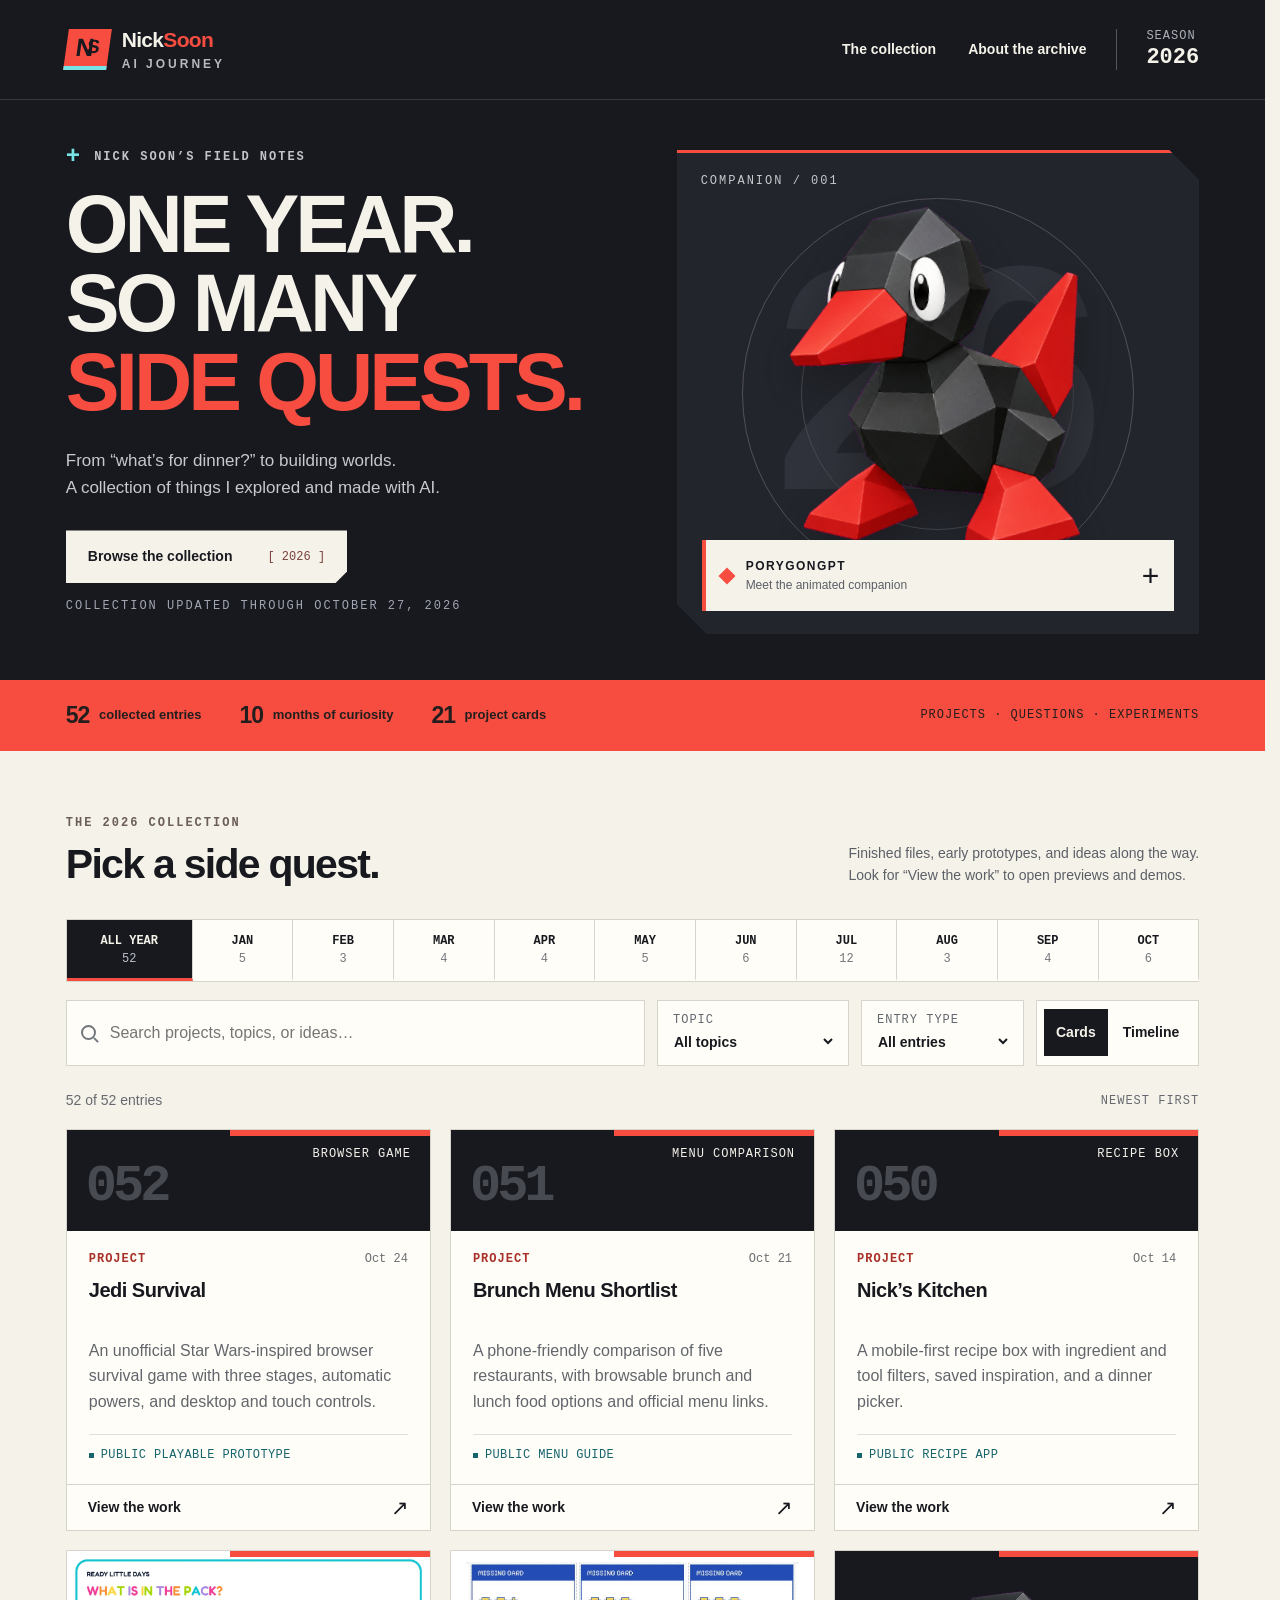
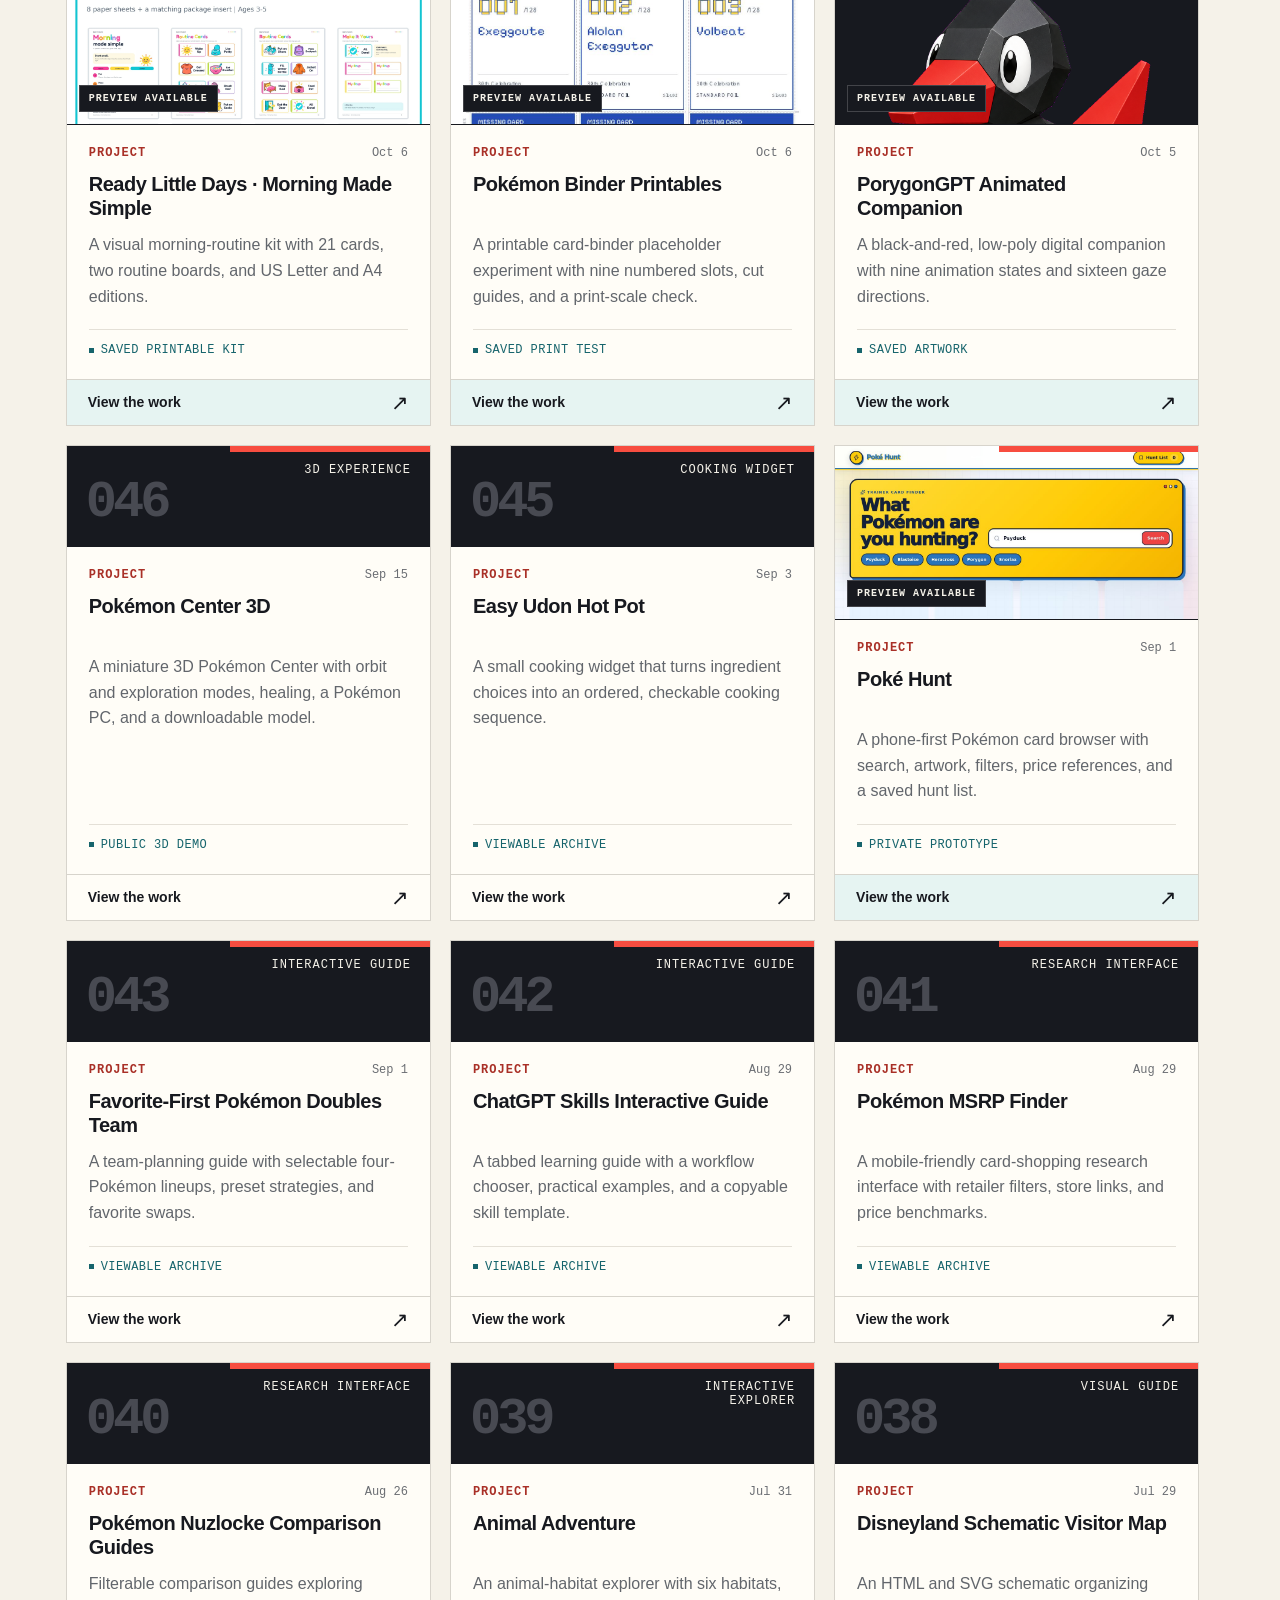
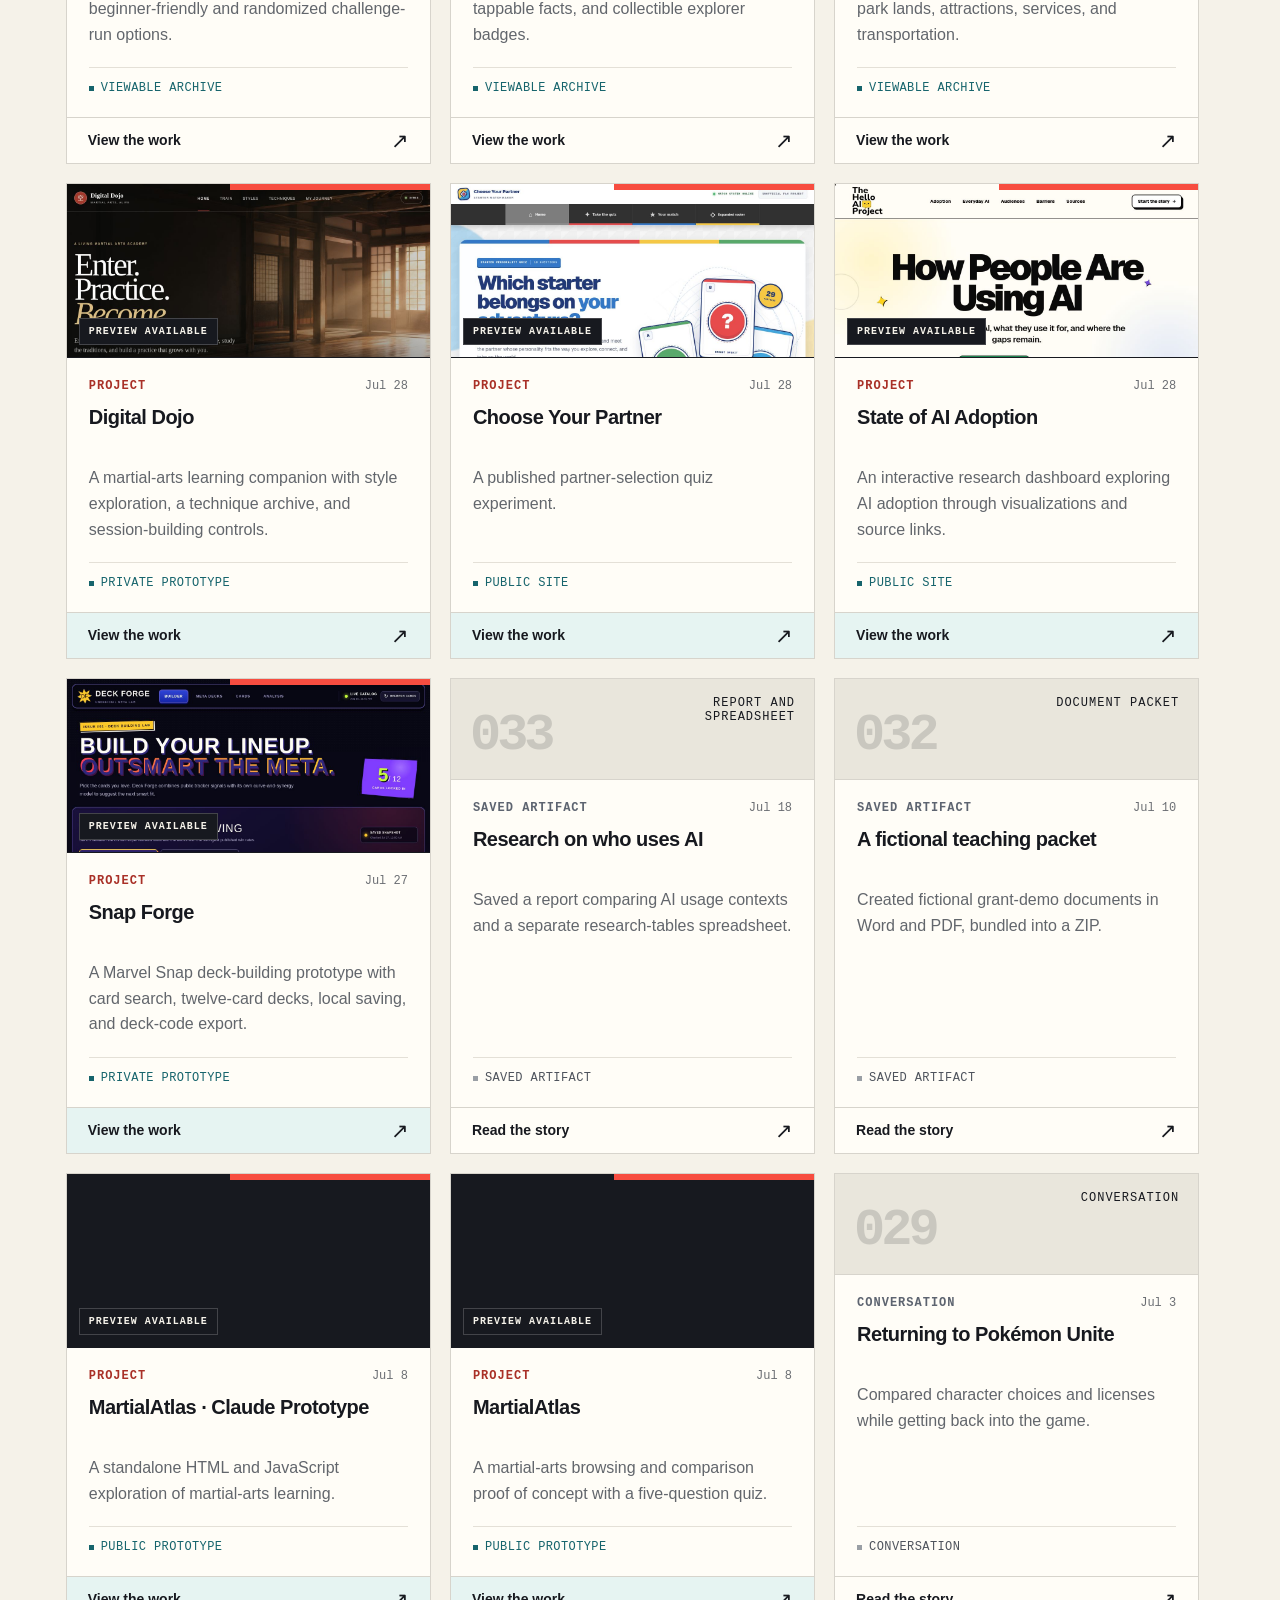
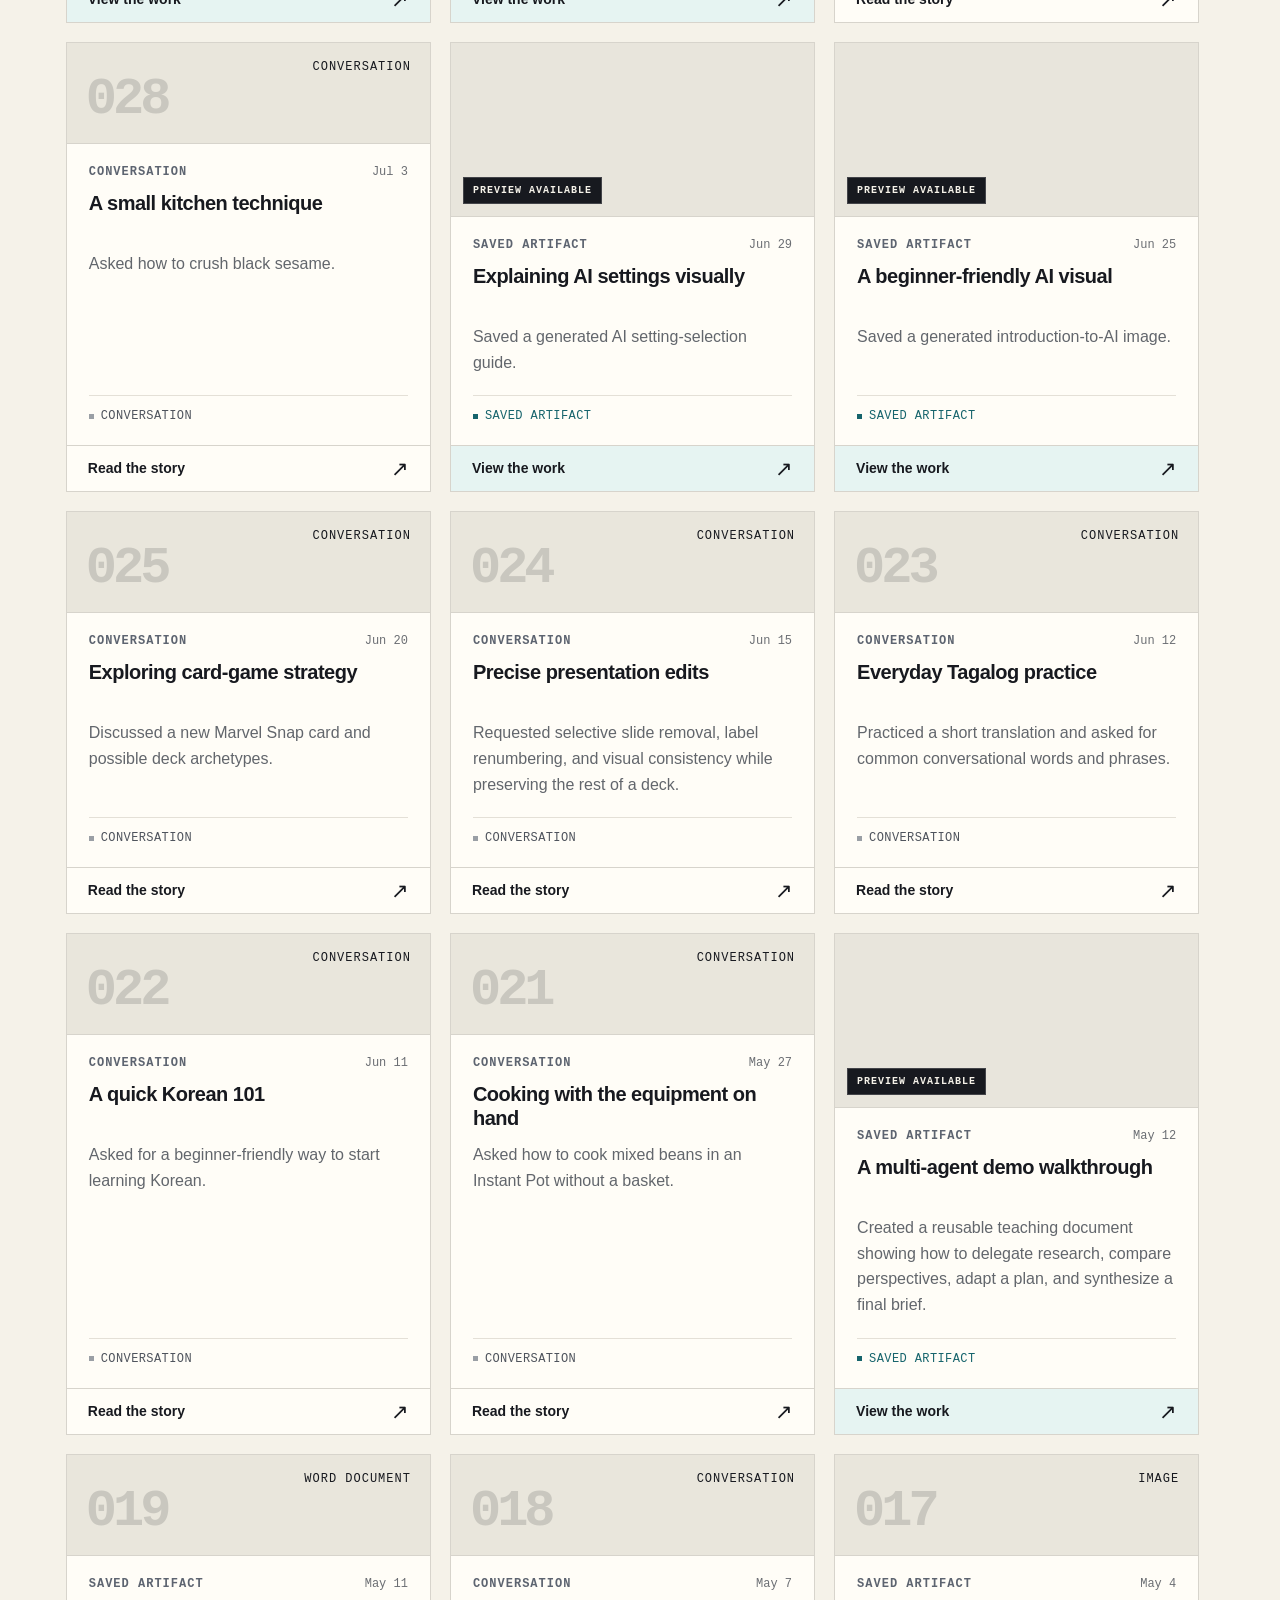
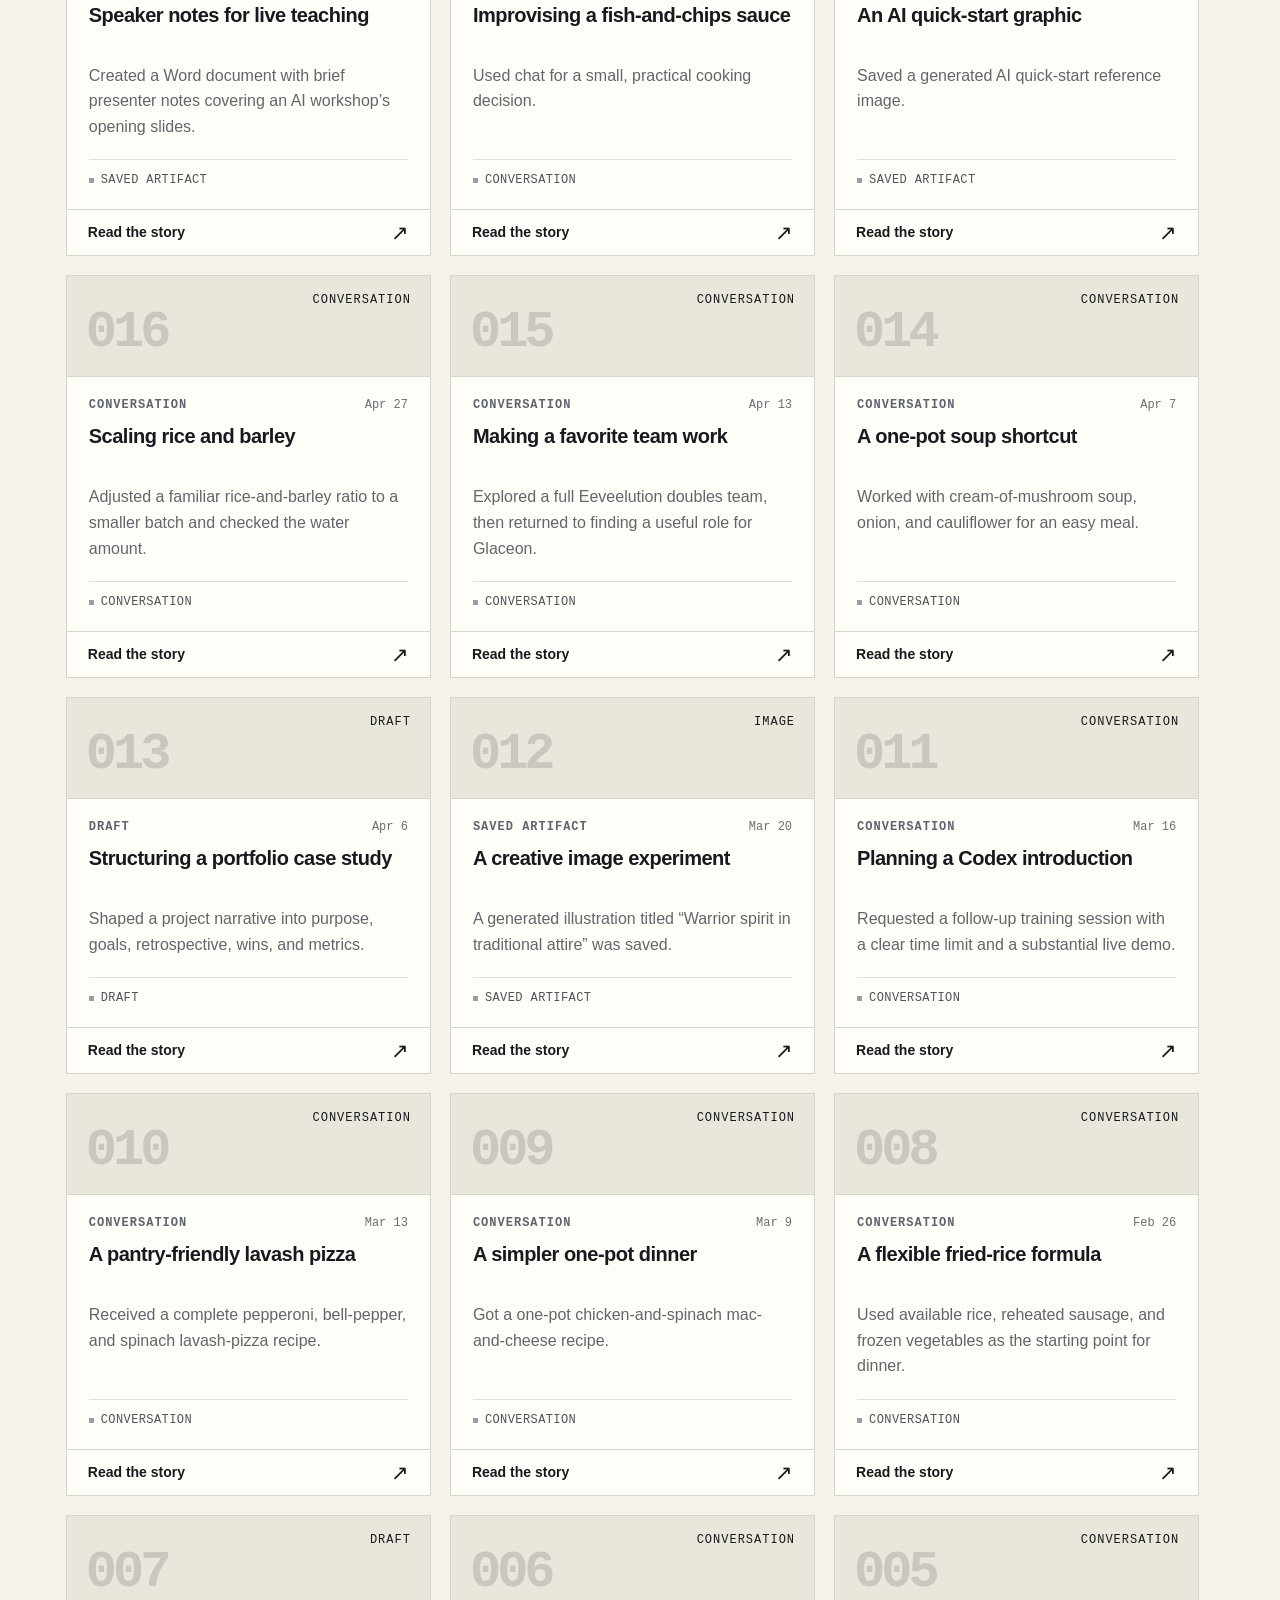
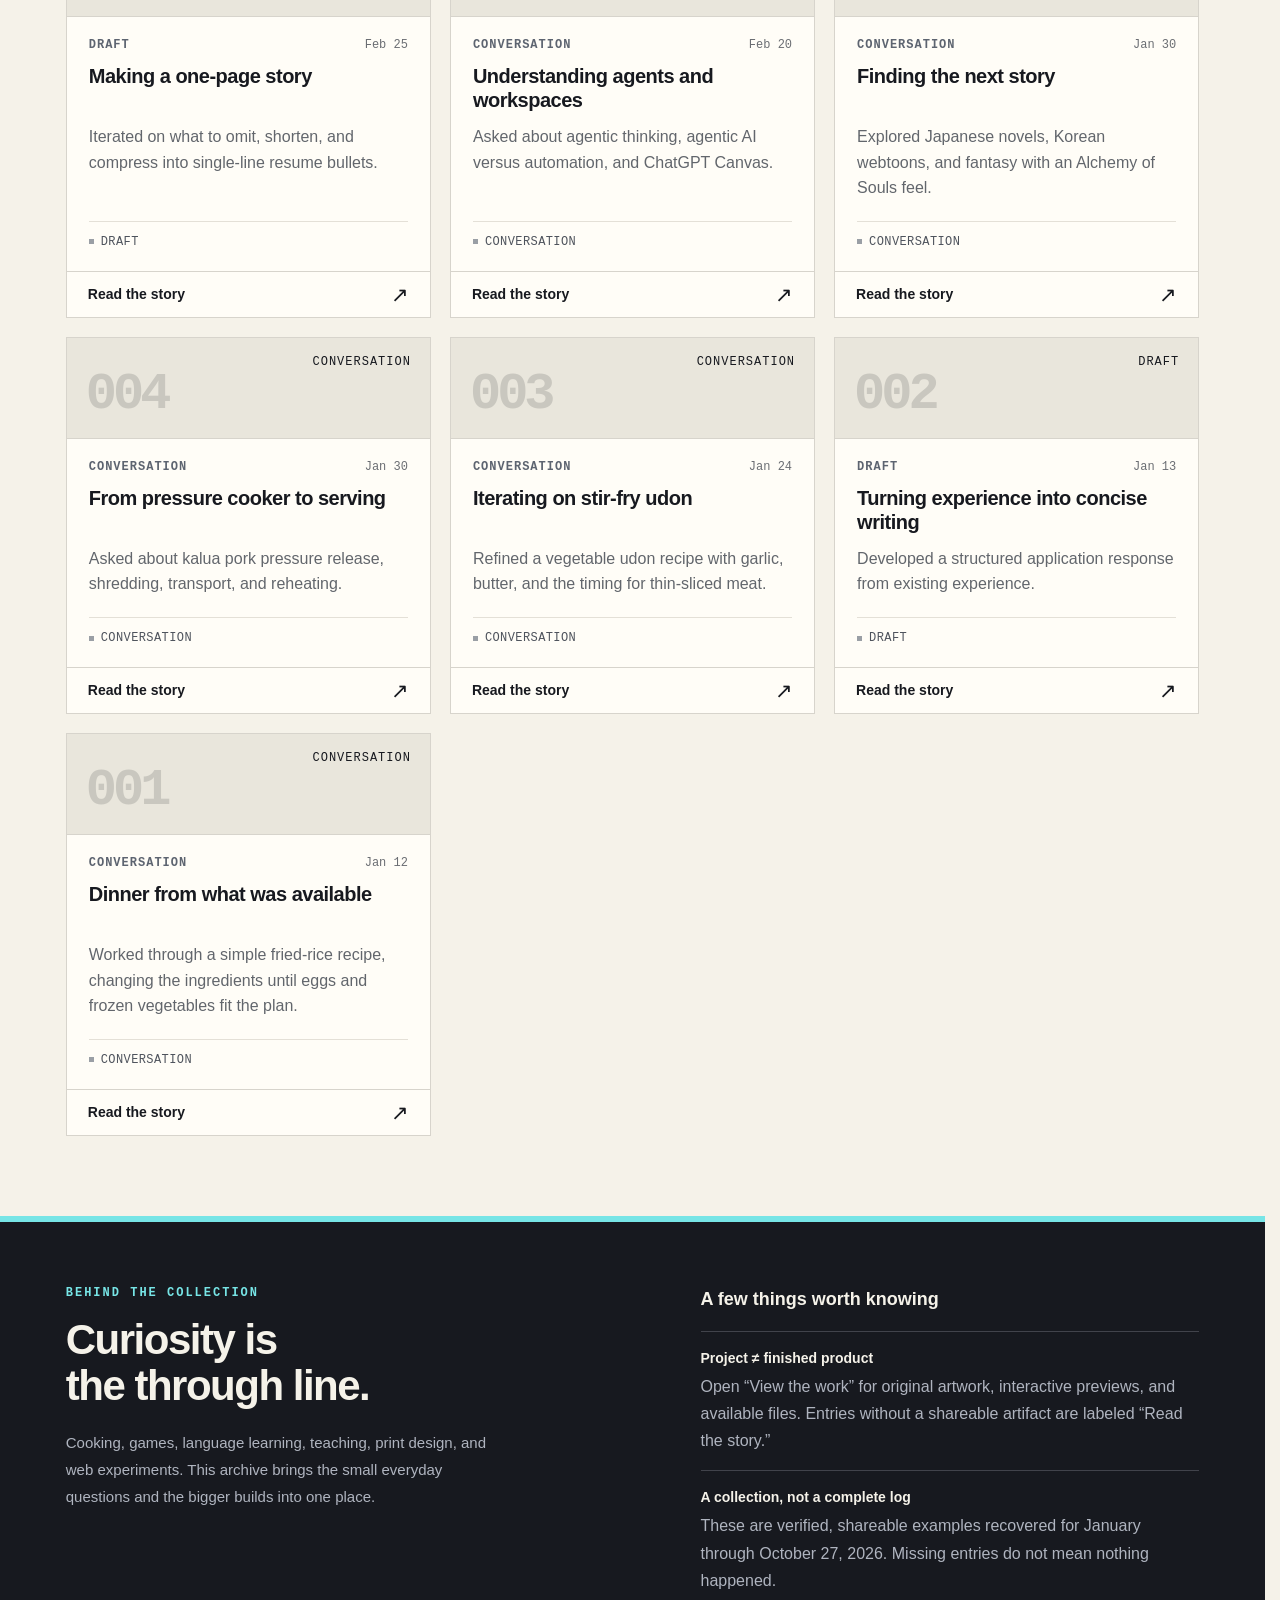
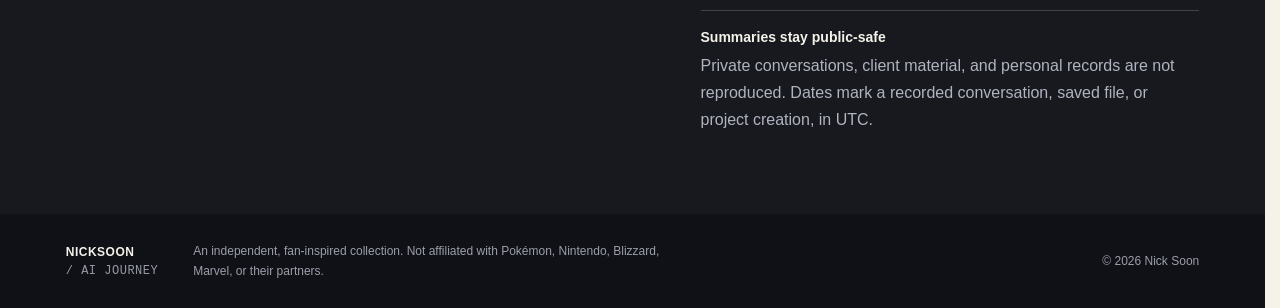
<file: index.html>
<!doctype html>
<html lang="en">
<head>
  <meta charset="utf-8">
  <meta name="viewport" content="width=device-width,initial-scale=1">
  <meta name="theme-color" content="#17191f">
  <meta name="description" content="Nick Soon’s 2026 AI Journey: a browsable collection of projects, prototypes, creative experiments, and everyday discoveries.">
  <meta http-equiv="Content-Security-Policy" content="default-src 'self'; script-src 'self'; style-src 'self'; img-src 'self'; connect-src 'none'; object-src 'none'; frame-src 'self'; base-uri 'self'; form-action 'none'">
  <title>NickSoon AI Journey · Nick Soon</title>
  <link rel="icon" href="assets/favicon.svg" type="image/svg+xml">
  <link rel="stylesheet" href="styles.css">
  <script src="data.js" defer></script>
  <script src="artifacts.js" defer></script>
  <script src="app.js" defer></script>
</head>
<body>
<a href="#collection" class="skip-link">Skip to collection</a>
<header class="site-header">
  <a class="brand" href="#top" aria-label="NickSoon AI Journey home"><span class="brand-symbol" aria-hidden="true">N<span>S</span></span><span>Nick<span class="brand-soon">Soon</span><small>AI JOURNEY</small></span></a>
  <nav aria-label="Main navigation"><a href="#collection">The collection</a><a href="#about">About the archive</a></nav>
  <span class="season-label">SEASON <b>2026</b></span>
</header>
<main id="top">
  <section class="hero" aria-labelledby="hero-title">
    <div class="hero-copy">
      <p class="eyebrow"><span class="small-cross" aria-hidden="true">+</span> NICK SOON’S FIELD NOTES</p>
      <h1 id="hero-title">ONE YEAR.<br>SO MANY<br><span>SIDE QUESTS.</span></h1>
      <p class="hero-description">From “what’s for dinner?” to building worlds.<br>A collection of things I explored and made with AI.</p>
      <a class="button primary" href="#collection">Browse the collection <span aria-hidden="true">[ 2026 ]</span></a>
      <p id="collection-updated" class="hero-caption">JANUARY — OCTOBER 27, 2026</p>
    </div>
    <div class="companion-stage">
      <span class="stage-coordinate" aria-hidden="true">COMPANION / 001</span>
      <span class="stage-year" aria-hidden="true">26</span>
      <div class="stage-ring" aria-hidden="true"></div>
      <img src="assets/companion.png" width="1184" height="1280" alt="PorygonGPT, a black-and-red low-poly duck companion" fetchpriority="high">
      <button class="companion-label" type="button" data-open="porygongpt"><span class="companion-dot" aria-hidden="true"></span><span><b>PORYGONGPT</b><small>Meet the animated companion</small></span><span class="label-plus" aria-hidden="true">+</span></button>
    </div>
  </section>
  <div class="archive-strip" aria-label="Collection overview"><span><b id="total-count">52</b> collected entries</span><span><b id="month-count">10</b> months of curiosity</span><span><b id="project-count">21</b> project cards</span><span class="strip-note">PROJECTS · QUESTIONS · EXPERIMENTS</span></div>
  <section id="collection" class="collection" aria-labelledby="collection-title">
    <div class="collection-heading"><div><p class="eyebrow dark">THE 2026 COLLECTION</p><h2 id="collection-title">Pick a side quest.</h2></div><p>Finished files, early prototypes, and ideas along the way.<br>Look for “View the work” to open previews and demos.</p></div>
    <div class="month-nav" id="month-nav" role="group" aria-label="Filter by month"></div>
    <div class="control-panel">
      <label class="search-field"><span class="search-icon" aria-hidden="true"></span><span class="sr-only">Search collection</span><input id="search" type="search" placeholder="Search projects, topics, or ideas…" autocomplete="off"></label>
      <label class="select-field"><span>TOPIC</span><select id="topic"><option value="all">All topics</option><option>Making things</option><option>Learning &amp; play</option><option>Everyday</option><option>Writing &amp; teaching</option></select></label>
      <label class="select-field"><span>ENTRY TYPE</span><select id="type"><option value="all">All entries</option><option>Project</option><option>Saved artifact</option><option>Draft</option><option>Conversation</option></select></label>
      <div class="view-toggle" role="group" aria-label="Collection view"><button id="grid-view" type="button" aria-pressed="true">Cards</button><button id="timeline-view" type="button" aria-pressed="false">Timeline</button></div>
    </div>
    <div class="results-bar"><p id="results-count" role="status" aria-live="polite"></p><button id="clear-filters" type="button" hidden>Reset filters</button><span id="sort-caption">NEWEST FIRST</span></div>
    <div id="results" class="card-grid"></div>
    <div id="empty-state" class="empty-state" hidden><span class="empty-number" aria-hidden="true">00</span><h3>No entries in this selection.</h3><p>Try another month, topic, or search.</p><button id="empty-reset" class="button dark-button" type="button">Show the full collection</button></div>
    <noscript><p class="noscript">Enable JavaScript to browse and filter the collection. This site does not use tracking or require an account.</p></noscript>
  </section>
  <section class="about" id="about" aria-labelledby="about-title"><div><p class="eyebrow">BEHIND THE COLLECTION</p><h2 id="about-title">Curiosity is<br>the through line.</h2><p>Cooking, games, language learning, teaching, print design, and web experiments. This archive brings the small everyday questions and the bigger builds into one place.</p></div><div class="archive-notes"><h3>A few things worth knowing</h3><dl><div><dt>Project ≠ finished product</dt><dd>Open “View the work” for original artwork, interactive previews, and available files. Entries without a shareable artifact are labeled “Read the story.”</dd></div><div><dt>A collection, not a complete log</dt><dd>These are verified, shareable examples recovered for January through October 27, 2026. Missing entries do not mean nothing happened.</dd></div><div><dt>Summaries stay public-safe</dt><dd>Private conversations, client material, and personal records are not reproduced. Dates mark a recorded conversation, saved file, or project creation, in UTC.</dd></div></dl></div></section>
</main>
<footer><a class="footer-brand" href="#top">NICKSOON <span>/ AI JOURNEY</span></a><p>An independent, fan-inspired collection. Not affiliated with Pokémon, Nintendo, Blizzard, Marvel, or their partners.</p><span>© 2026 Nick Soon</span></footer>
<dialog id="entry-dialog" aria-labelledby="detail-title"><div class="dialog-inner"><button id="close-dialog" class="close-dialog" type="button" aria-label="Close project details">×</button><div id="dialog-content"></div></div></dialog>
</body>
</html>
</file>
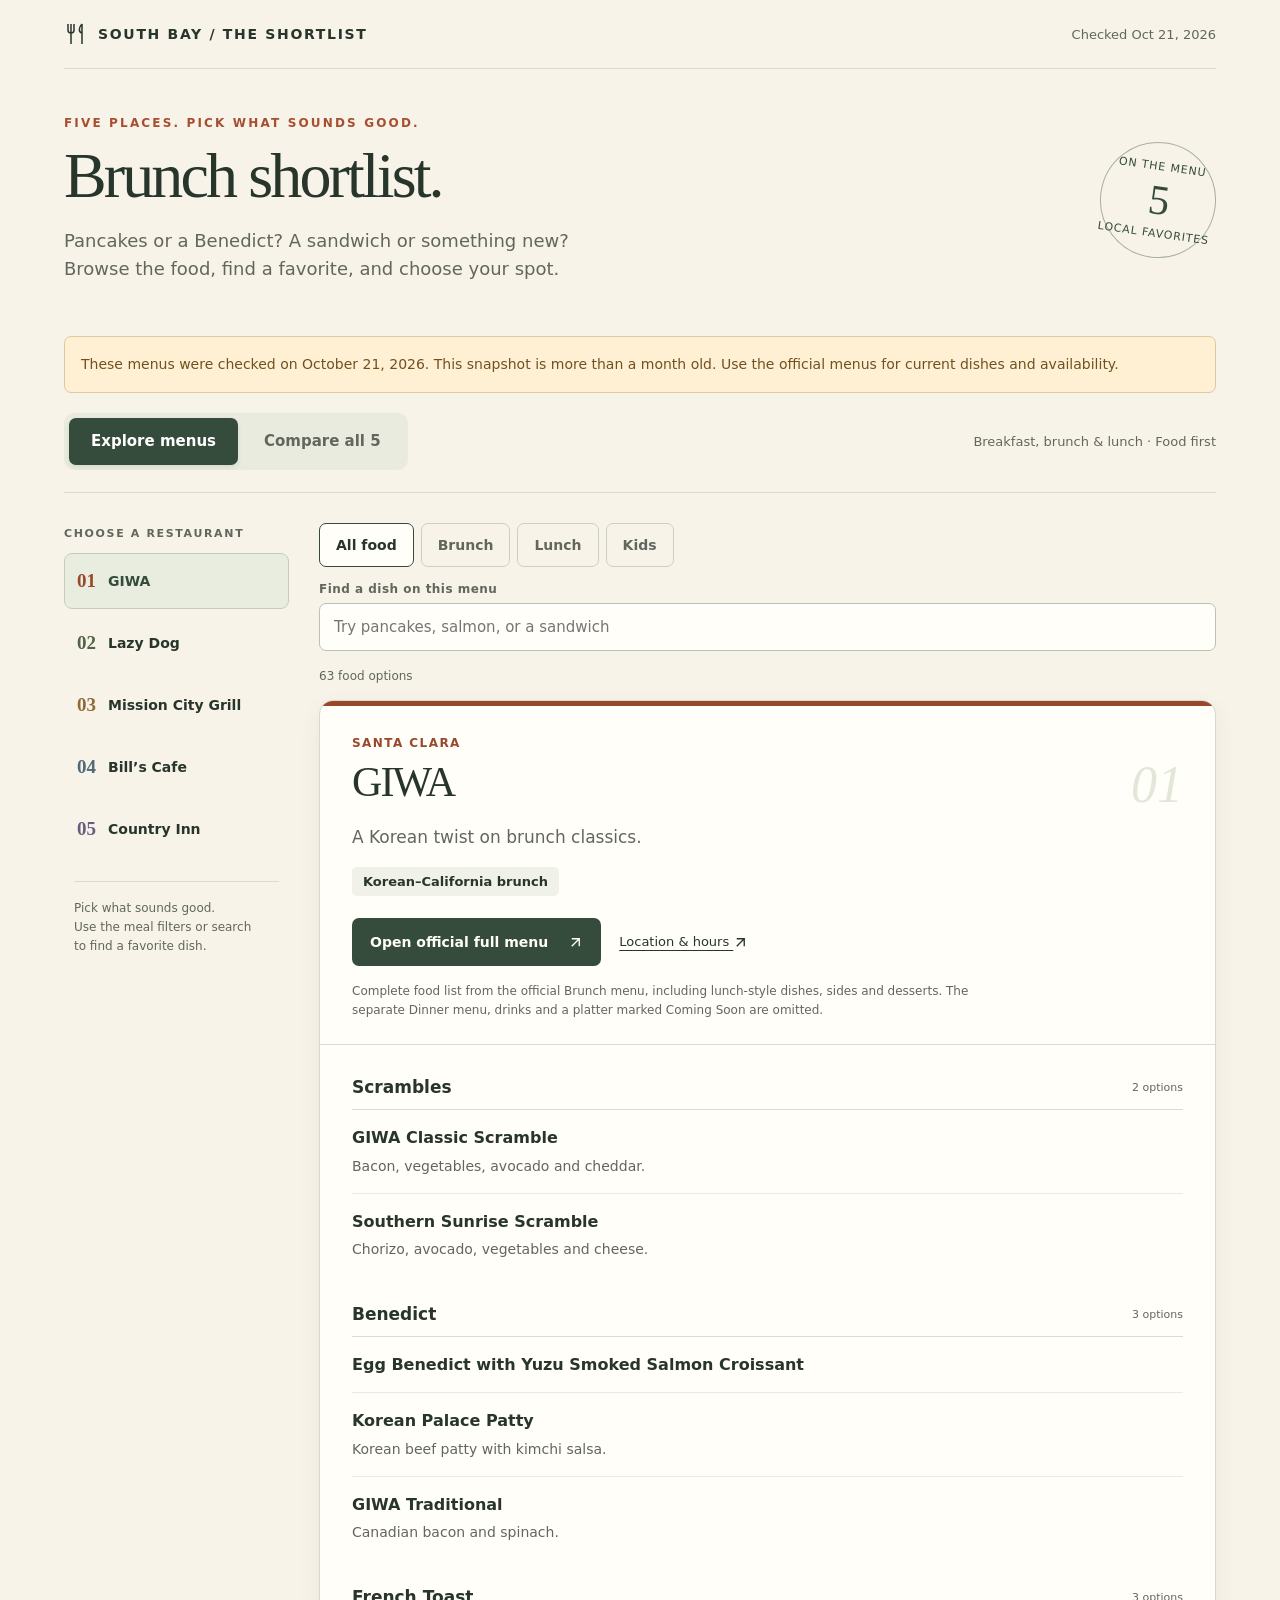
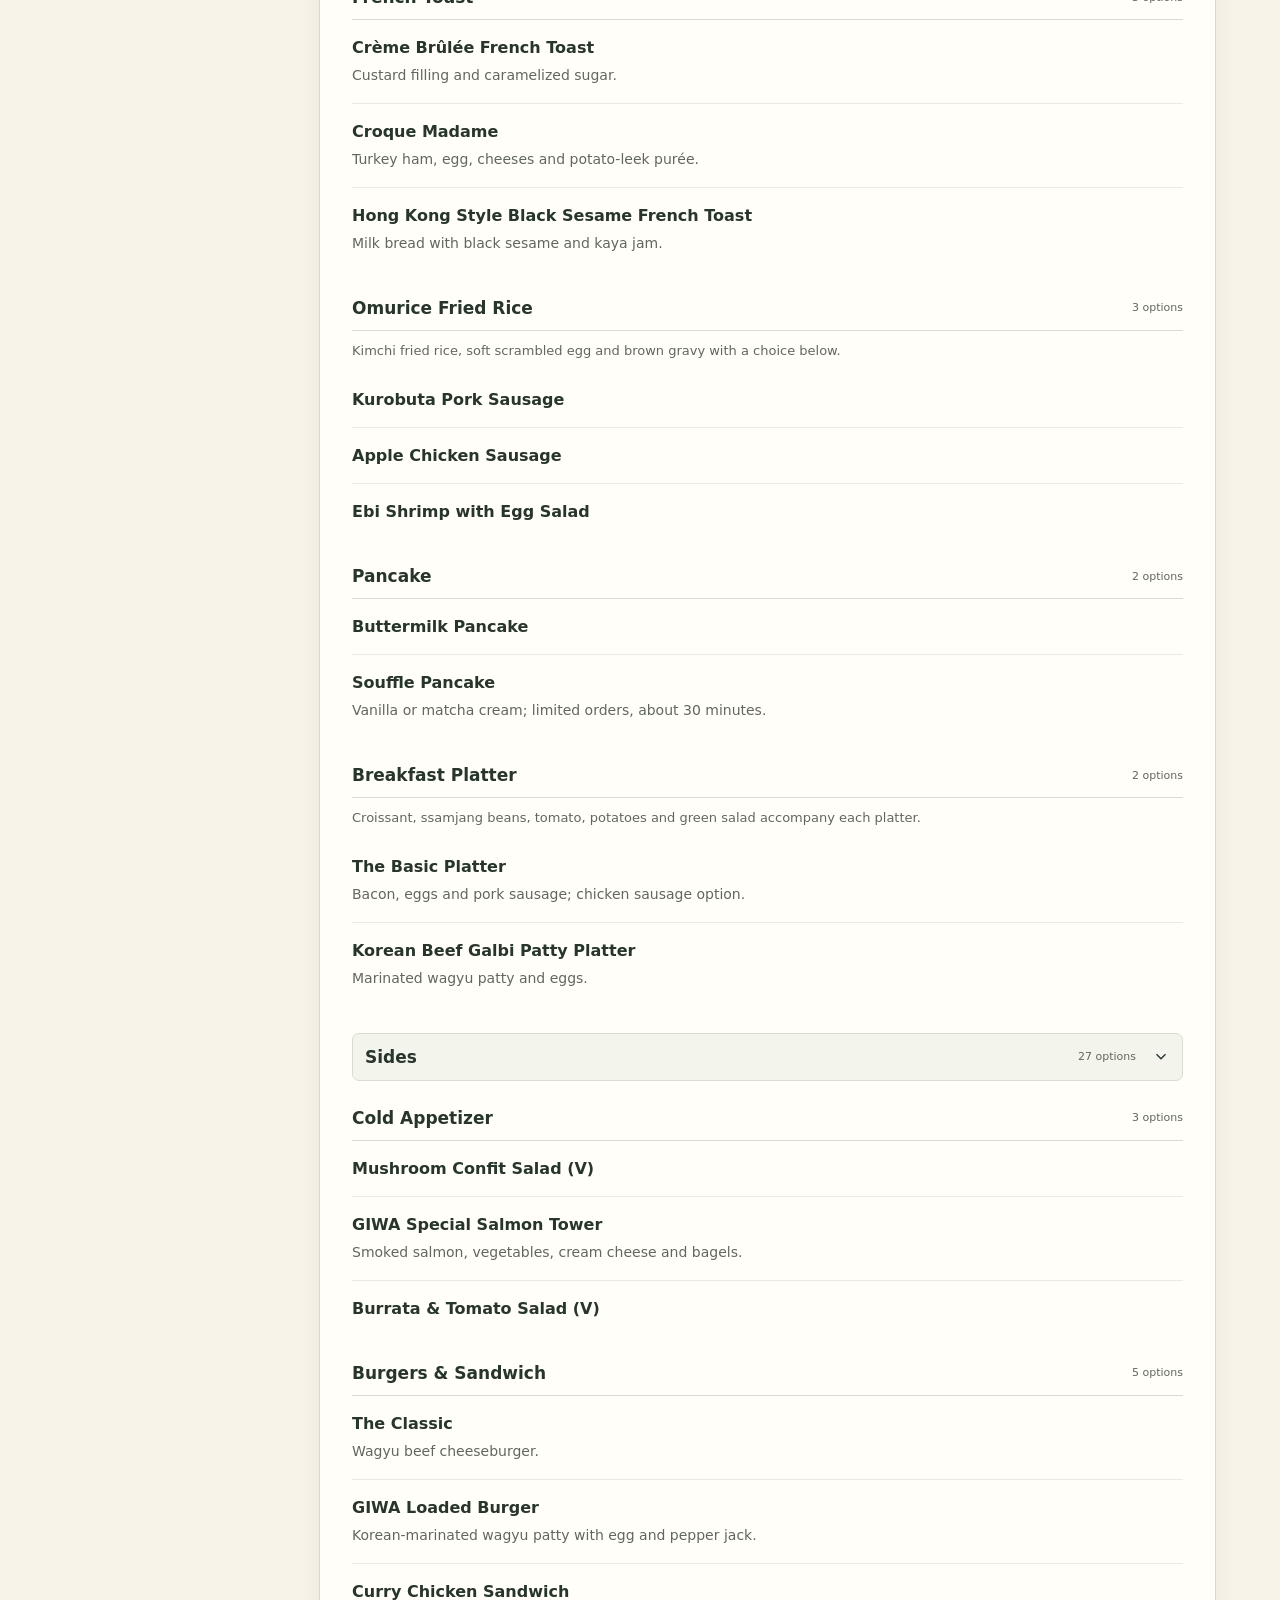
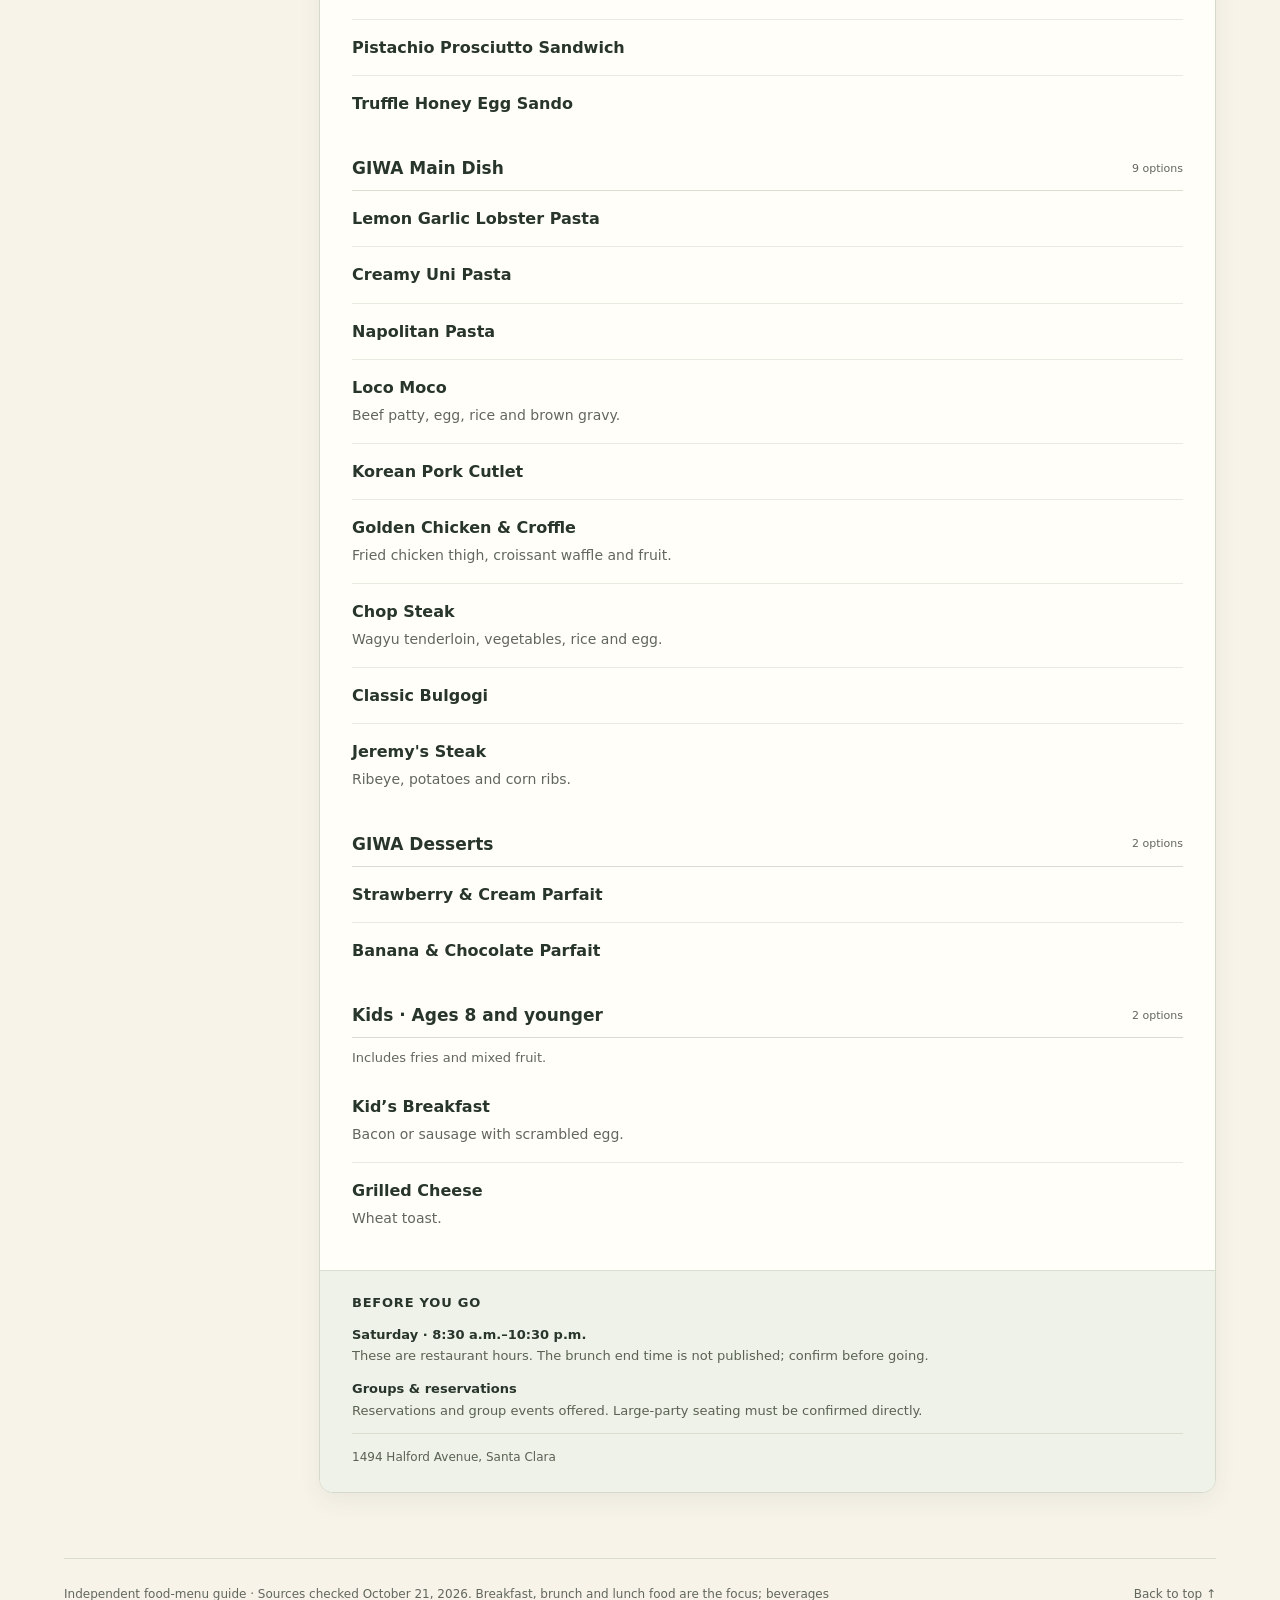
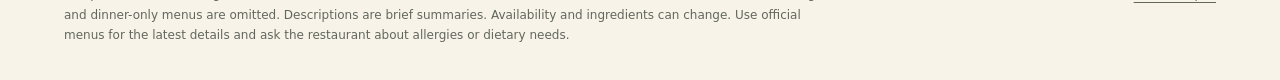
<file: brunch/index.html>
<!doctype html><html lang="en"><head><meta charset="utf-8"><meta name="viewport" content="width=device-width, initial-scale=1"><meta name="theme-color" content="#354b3c"><meta name="description" content="Five South Bay restaurant menus, made easy to browse on your phone. Explore breakfast, brunch and lunch dishes and pick what sounds good."><meta name="robots" content="noindex,follow"><meta http-equiv="Content-Security-Policy" content="default-src 'none'; script-src 'unsafe-inline'; style-src 'unsafe-inline'; img-src data:; base-uri 'none'; form-action 'none'; connect-src 'none'"><title>Brunch shortlist · Pick what sounds good</title><style>
:root{--paper:#f7f3e9;--ink:#28352b;--muted:#62675e;--line:#d9ddd0;--forest:#354b3c;--orange:#a84e30;--white:#fffef9;font-family:system-ui,-apple-system,BlinkMacSystemFont,"Segoe UI",sans-serif;color:var(--ink);background:var(--paper);font-size:18px;font-synthesis:none;scroll-behavior:smooth}*{box-sizing:border-box}body{margin:0}a{color:inherit;text-underline-offset:4px}button,select{font:inherit}button,a,select{-webkit-tap-highlight-color:transparent}button{cursor:pointer}a:focus-visible,button:focus-visible,select:focus-visible,summary:focus-visible{outline:3px solid #31639e;outline-offset:4px}button:focus:not(:focus-visible){outline:0}[hidden]{display:none!important}.sr-only{position:absolute;width:1px;height:1px;padding:0;overflow:hidden;clip:rect(0,0,0,0);white-space:nowrap;border:0}.skip-link{position:absolute;left:15px;top:-100px;background:var(--forest);color:white;padding:12px;z-index:20}.skip-link:focus{top:10px}.shell{width:min(1152px,calc(100% - 64px));margin:auto}.topline{display:flex;align-items:center;justify-content:space-between;padding:22px 0;border-bottom:1px solid var(--line);gap:16px}.brand{font-size:14px;letter-spacing:.12em;font-weight:750;text-transform:uppercase;display:flex;gap:10px;align-items:center}.brand svg{width:24px;height:24px}.checked{font-size:13px;color:var(--muted);white-space:nowrap}.hero{padding:47px 0 32px;position:relative;display:flex;justify-content:space-between;align-items:center;gap:30px}.eyebrow{text-transform:uppercase;color:var(--orange);font-weight:750;font-size:12px;letter-spacing:.18em;margin:0 0 13px}h1,h2{font-family:Georgia,"Times New Roman",serif;font-weight:400;letter-spacing:-.045em}h1{font-size:clamp(44px,5vw,66px);line-height:1.04;margin:0 0 17px}.hero-copy{font-size:18px;color:var(--muted);line-height:1.6;max-width:650px;margin:0}.hero-badge{flex-shrink:0;width:116px;height:116px;border:1px solid #a6b09a;border-radius:50%;display:flex;flex-direction:column;align-items:center;justify-content:center;transform:rotate(8deg);font-size:11px;letter-spacing:.08em;text-transform:uppercase;color:var(--forest);gap:3px}.hero-badge b{font-family:Georgia,serif;font-size:42px;font-weight:400;letter-spacing:-.05em}.view-controls{border-bottom:1px solid var(--line);display:flex;justify-content:space-between;align-items:center;gap:20px;padding-bottom:22px}.segmented{display:flex;background:#e9ebdf;border-radius:10px;padding:5px;gap:4px;max-width:100%}.view-button{background:none;border:0;border-radius:7px;min-height:47px;padding:10px 22px;font-size:15px;font-weight:650;color:var(--muted)}.view-button[aria-pressed=true]{background:var(--forest);color:white;box-shadow:0 2px 4px #24312718}.reading-note{margin:0;color:var(--muted);font-size:13px}.view-controls,.js-only{display:none}.js .view-controls{display:flex}.js .js-only{display:block}.menu-layout{display:grid;grid-template-columns:225px minmax(0,1fr);gap:30px;margin-top:30px;align-items:start}.restaurant-nav{position:sticky;top:18px}.nav-label{font-size:11px;letter-spacing:.15em;color:var(--muted);text-transform:uppercase;font-weight:750;margin:4px 0 13px}.restaurant-tabs{display:grid;gap:6px}.restaurant-tab{display:flex;align-items:center;gap:12px;padding:16px 12px;min-height:54px;text-decoration:none;border-radius:8px;font-size:14px;font-weight:600;border:1px solid transparent}.restaurant-tab:hover{background:#ececdf}.restaurant-tab[aria-current=true]{border-color:#c4cdba;background:#e8eddf;color:var(--forest)}.tab-number{font-family:Georgia,serif;color:var(--restaurant);font-size:19px}.restaurant-picker{display:none}.nav-footer{font-size:12px;line-height:1.6;color:var(--muted);margin:24px 10px 0;border-top:1px solid var(--line);padding-top:17px}.panel-wrap{min-width:0}.category-controls{display:flex;gap:7px;align-items:center;margin:0 0 15px;flex-wrap:wrap}.filter{min-height:44px;display:flex;justify-content:center;align-items:center;border:1px solid #cbd1c2;background:transparent;border-radius:7px;padding:8px 16px;font-size:14px;font-weight:650;color:var(--muted)}.filter[aria-pressed=true]{color:var(--ink);background:var(--white);border-color:var(--forest)}.filter:hover{border-color:var(--forest)}.restaurant-panel{background:var(--white);border:1px solid #d4dacc;border-radius:14px;overflow:hidden;margin-bottom:30px;box-shadow:0 8px 22px #323c2810;scroll-margin-top:20px}.panel-intro{padding:30px 32px 24px;border-top:5px solid var(--restaurant);border-bottom:1px solid var(--line)}.location-label{font-size:12px;font-weight:750;letter-spacing:.12em;text-transform:uppercase;color:var(--restaurant);margin-bottom:9px}.panel-heading{display:flex;justify-content:space-between;align-items:start;gap:20px}.panel-heading h2{font-size:42px;line-height:1.12;margin:0;max-width:580px}.big-number{font:italic 52px Georgia,serif;color:#e3e7d9;line-height:1;flex-shrink:0}.tagline{font-size:17px;color:var(--muted);line-height:1.5;margin:14px 0 17px}.quick-facts{display:flex;gap:8px;flex-wrap:wrap;margin:0 0 22px}.quick-facts>span{font-size:13px;padding:7px 11px;background:#f0f2e9;border-radius:5px;font-weight:600}.quick-facts small{font-size:12px;font-weight:400}.official-links{display:flex;align-items:center;gap:18px;flex-wrap:wrap}.primary-link{display:flex;align-items:center;justify-content:space-between;gap:20px;min-height:48px;padding:13px 18px;background:var(--forest);color:#fffef8;text-decoration:none;border-radius:7px;font-size:14px;font-weight:700}.primary-link:hover{background:#233b2c}.secondary-link{padding:13px 0;font-size:13px}.source-note{font-size:12px;line-height:1.6;color:var(--muted);margin:16px 0 0;max-width:640px}.menu-body{padding:5px 32px 24px}.category-section{margin-top:27px}.category-heading{display:flex;align-items:center;justify-content:space-between;gap:16px;border-bottom:1px solid var(--line);padding-bottom:12px}.category-heading h3{margin:0;font-size:15px;font-weight:750;letter-spacing:.04em}.category-heading>span{font-size:11px;color:var(--muted)}.menu-items{padding:0;margin:0;list-style:none}.menu-item{display:flex;align-items:baseline;justify-content:space-between;gap:22px;padding:16px 0;border-bottom:1px solid #e8ebdf}.menu-item:last-child{border-bottom:0}.menu-item h4{font-size:16px;font-weight:550;line-height:1.45;margin:0}.menu-item p{margin:6px 0 0;font-size:12px;line-height:1.5;color:var(--muted)}.visit-notes{padding:24px 32px;background:#eff2e8;border-top:1px solid var(--line)}.visit-notes h3{font-size:13px;letter-spacing:.06em;text-transform:uppercase;margin:0 0 14px}.visit-notes p{font-size:13px;line-height:1.65;color:#596253;margin:12px 0}.visit-notes strong{font-weight:650;color:var(--ink)}.visit-notes .address{border-top:1px solid #d8dfcd;padding-top:14px;margin-bottom:0;font-size:12px}.unknown-note{line-height:1.6;font-size:16px;color:var(--muted)}.comparison-view{margin-top:30px}.section-intro{margin-bottom:22px}.section-intro h2{font-size:33px;margin:0 0 10px}.section-intro p{font-size:14px;line-height:1.6;color:var(--muted);max-width:720px;margin:0}.comparison-grid{display:grid;grid-template-columns:repeat(3,minmax(0,1fr));gap:18px}.compare-card{background:var(--white);border:1px solid var(--line);border-top:4px solid var(--restaurant);padding:23px;border-radius:12px;display:flex;flex-direction:column}.compare-heading{display:flex;align-items:start;gap:12px}.restaurant-number{font:25px Georgia,serif;color:var(--restaurant)}.compare-heading h3{margin:0;font-size:19px;line-height:1.3;font-weight:650;letter-spacing:-.025em}.compare-heading p{font-size:12px;color:var(--muted);margin:6px 0}.compare-card .cuisine{font-size:13px;line-height:1.5;color:var(--muted);padding-bottom:12px;border-bottom:1px solid var(--line);margin:10px 0 4px}.compare-card dl{margin:0}.compare-card dl div{margin:16px 0}.compare-card dt{font-size:10px;letter-spacing:.08em;text-transform:uppercase;color:var(--muted);font-weight:700;margin-bottom:5px}.arrow-icon{width:15px;height:15px;flex-shrink:0;vertical-align:middle}.compare-card dd{font-size:14px;line-height:1.55;margin:0}.compare-card dl div:first-child dd{font-size:24px;font-family:Georgia,serif;color:var(--restaurant)}.compare-timing{font-size:12px;line-height:1.6;color:var(--muted);margin:0 0 20px}.compare-select{font-size:14px;font-weight:650;margin-top:auto;min-height:44px;padding:12px 0 0;border-top:1px solid var(--line);display:flex;justify-content:space-between;gap:8px;text-decoration:none}.comparison-note{padding:22px 0;font-size:13px;line-height:1.6;color:var(--muted);margin:0}.footer{border-top:1px solid var(--line);padding:25px 0 35px;margin-top:35px;font-size:12px;line-height:1.7;color:var(--muted);display:flex;gap:30px;justify-content:space-between}.footer p{margin:0;max-width:780px}.footer a{white-space:nowrap}noscript p{padding:16px;background:#e5eadb;font-size:16px}#stale-note{border:1px solid #ddc9a4;background:#fff0d3;color:#715121;padding:16px;border-radius:7px;font-size:14px;line-height:1.6;margin:20px 0}.category-controls.js-only{display:none}.js .category-controls{display:flex}.no-results{padding:25px 32px;font-size:16px;line-height:1.6;color:var(--muted)}
@media(min-width:1000px){.comparison-grid .compare-card:nth-child(4),.comparison-grid .compare-card:nth-child(5){grid-column:span 1}}
@media(max-width:850px){.shell{width:calc(100% - 40px)}.menu-layout{grid-template-columns:175px minmax(0,1fr);gap:20px}.restaurant-tab{font-size:13px;padding:15px 9px;gap:8px}.panel-intro,.visit-notes{padding-left:24px;padding-right:24px}.menu-body{padding-left:24px;padding-right:24px}.panel-heading h2{font-size:35px}.comparison-grid{grid-template-columns:repeat(2,minmax(0,1fr))}.reading-note{display:none}.hero-badge{width:96px;height:96px}.brand{font-size:12px}}
@media(max-width:620px){:root{font-size:18px}.shell{width:calc(100% - 32px)}.topline{padding:18px 0;gap:9px}.brand{font-size:10px;gap:6px;letter-spacing:.1em}.brand svg{width:20px;height:20px}.checked{font-size:10px}.hero{padding:29px 0 24px;display:block}.hero-badge{display:none}.eyebrow{font-size:10px;margin-bottom:12px;letter-spacing:.14em}h1{font-size:46px;margin-bottom:13px}.hero-copy{font-size:16px;line-height:1.6}.view-controls{padding-bottom:20px}.segmented{width:100%}.view-button{font-size:14px;padding:10px 12px;flex:1;min-height:48px}.menu-layout{display:block;margin-top:22px}.restaurant-nav{position:static;margin-bottom:18px}.nav-label{font-size:10px;margin:0 0 9px}.js .restaurant-tabs{display:none}.restaurant-tabs{grid-template-columns:1fr 1fr}.js .restaurant-picker{display:block;width:100%;min-height:55px;border:1px solid #b9c4af;border-radius:8px;background:var(--white);color:var(--ink);font-size:17px;font-weight:600;padding:13px 34px 13px 14px}.nav-footer{display:none}.category-controls{gap:6px;margin-bottom:14px}.filter{font-size:13px;padding:8px 13px;flex:1}.panel-intro{padding:22px 21px 20px}.location-label{font-size:11px;letter-spacing:.08em}.panel-heading{gap:8px}.panel-heading h2{font-size:35px}.big-number{font-size:41px}.tagline{font-size:16px;margin:12px 0 15px}.quick-facts{margin-bottom:19px}.quick-facts>span{font-size:12px;padding:6px 9px}.quick-facts small{font-size:11px}.official-links{display:block}.primary-link{min-height:52px;font-size:14px;gap:10px;padding:13px 14px}.secondary-link{display:inline-flex;align-items:center;gap:8px;min-height:44px;font-size:13px}.source-note{font-size:12px;margin-top:4px;line-height:1.6}.menu-body{padding:0 21px 20px}.category-section{margin-top:23px}.category-heading{padding-bottom:11px}.category-heading h3{font-size:14px}.menu-item{gap:16px;padding:15px 0}.menu-item h4{font-size:18px;line-height:1.45}.visit-notes{padding:23px 21px}.visit-notes p{font-size:14px;line-height:1.7}.visit-notes .address{font-size:13px}.comparison-view{margin-top:24px}.comparison-grid{grid-template-columns:1fr;gap:15px}.compare-card{padding:22px}.compare-heading h3{font-size:22px}.compare-card dl{display:grid;grid-template-columns:1fr 1fr;column-gap:20px}.compare-card dl div:nth-child(2){grid-row:span 2}.compare-card dl div{margin:13px 0}.compare-card dd{font-size:15px}.compare-card dt{font-size:11px}.compare-card .cuisine,.compare-timing{font-size:13px}.compare-select{font-size:15px}.section-intro h2{font-size:32px}.section-intro p{font-size:15px}.comparison-note{font-size:14px}.footer{display:block;margin-top:22px;font-size:12px}.footer a{display:inline-block;min-height:44px;padding-top:16px}.no-results{padding:24px 21px}}
@media(prefers-reduced-motion:reduce){:root{scroll-behavior:auto}*{scroll-behavior:auto!important}}@media print{.view-controls,.restaurant-nav,.category-controls,.hero-badge,.footer a{display:none!important}.shell{width:100%}.menu-layout{display:block}.restaurant-panel,.comparison-view,.category-section{display:block!important}.restaurant-panel{break-inside:avoid}.comparison-grid{display:block}.compare-card{break-inside:avoid}.primary-link{color:#000;background:none;padding:0}.source-note{font-size:11px}.restaurant-panel[hidden]{display:block!important}}

.search-box{margin:0 0 16px}.search-box label{display:block;font-size:12px;font-weight:700;letter-spacing:.04em;margin-bottom:7px;color:var(--muted)}.search-row{display:flex;gap:8px}.search-box input{min-width:0;width:100%;min-height:48px;padding:12px 14px;font:inherit;font-size:15px;border:1px solid #b9c4af;border-radius:7px;background:var(--white);color:var(--ink)}.clear-search{border:1px solid #b9c4af;background:var(--white);border-radius:7px;padding:8px 13px;font-size:14px;min-height:48px;color:var(--ink)}.result-count{font-size:12px;line-height:1.5;color:var(--muted);margin:0 0 15px}.compare-card dl div:first-child dd{font-family:inherit;font-size:14px;color:var(--ink)}.menu-item h4{font-weight:650}.menu-item p{font-size:14px;line-height:1.55}.category-heading h3{letter-spacing:0;font-size:17px}.menu-item{display:block}.menu-subtitle{font-size:13px;line-height:1.6;color:var(--muted);margin:10px 0}.menu-source-links{display:flex;gap:12px;flex-wrap:wrap;margin:12px 0 0}.menu-source-links a{font-size:12px;min-height:30px;line-height:1.6}.food-note{font-size:13px;color:var(--muted);line-height:1.6}.compare-card dd{font-size:15px}.no-matches{padding:28px 32px;font-size:16px;line-height:1.6;color:var(--muted)}.no-matches strong{color:var(--ink)}.compare-card dl{display:block}.compare-card dl div:nth-child(2){grid-row:auto}.food-tips{margin-top:22px;padding:17px;border:1px solid var(--line);border-radius:8px;color:var(--muted);font-size:13px;line-height:1.6}
@media(max-width:620px){.menu-item p{font-size:15px}.category-heading h3{font-size:17px}.search-box input{font-size:16px}.compare-card dl div:first-child dd,.compare-card dd{font-size:16px}.no-matches{padding:24px 21px}.food-note{font-size:14px}.menu-subtitle{font-size:14px}.menu-source-links a{font-size:13px}}

.side-options summary{cursor:pointer;list-style:none;min-height:48px}.side-options summary::-webkit-details-marker{display:none}.side-options h3{flex:1}.fold-icon{width:18px;height:18px;flex-shrink:0}.side-options[open] .fold-icon{transform:rotate(180deg)}.side-options .category-heading{background:#f3f5ec;padding:12px;border:1px solid var(--line);border-radius:7px}.side-options ul{padding:0 6px}
</style></head><body><a class="skip-link" href="#menus">Skip to menus</a><div class="shell"><header><div class="topline"><div class="brand"><svg viewBox="0 0 24 24" fill="none" stroke="currentColor" stroke-width="1.5" aria-hidden="true"><path d="M4 2v6a3 3 0 0 0 6 0V2M7 2v20M18 2c-3 3-4 8 0 9v11M18 2v9"/></svg>South Bay / The shortlist</div><span class="checked">Checked Oct 21, 2026</span></div><div class="hero"><div><p class="eyebrow">Five places. Pick what sounds good.</p><h1>Brunch shortlist.</h1><p class="hero-copy">Pancakes or a Benedict? A sandwich or something new?<br>Browse the food, find a favorite, and choose your spot.</p></div><div class="hero-badge" aria-hidden="true"><span>On the menu</span><b>5</b><span>Local favorites</span></div></div></header><div id="stale-note" hidden>These menus were checked on October 21, 2026. This snapshot is more than a month old. Use the official menus for current dishes and availability.</div><div class="view-controls"><div class="segmented" role="group" aria-label="Choose view"><button class="view-button" data-view="menus" aria-pressed="true">Explore menus</button><button class="view-button" data-view="compare" aria-pressed="false">Compare all 5</button></div><p class="reading-note">Breakfast, brunch & lunch · Food first</p></div><p id="selection-status" class="sr-only" aria-live="polite" aria-atomic="true"></p><noscript><p>All five menus appear below. Use the restaurant links to jump to a menu.</p></noscript><main><section id="menus" class="menu-layout" aria-label="Explore restaurant menus"><nav class="restaurant-nav" aria-label="Restaurant choices"><p class="nav-label" id="restaurant-picker-label">Choose a restaurant</p><select id="restaurant-picker" class="restaurant-picker" aria-labelledby="restaurant-picker-label"><option value="giwa">GIWA · Santa Clara</option><option value="lazy-dog">Lazy Dog · Cupertino</option><option value="mission-city">Holder’s Mission City Grill · Santa Clara</option><option value="bills">Bill’s Cafe · Stevens Creek · San Jose</option><option value="country-inn">Holder’s Country Inn · Cupertino</option></select><div class="restaurant-tabs"><a href="#giwa" class="restaurant-tab" data-select="giwa" style="--restaurant:#9a482c"><span class="tab-number">01</span>GIWA</a><a href="#lazy-dog" class="restaurant-tab" data-select="lazy-dog" style="--restaurant:#536345"><span class="tab-number">02</span>Lazy Dog</a><a href="#mission-city" class="restaurant-tab" data-select="mission-city" style="--restaurant:#916a33"><span class="tab-number">03</span>Mission City Grill</a><a href="#bills" class="restaurant-tab" data-select="bills" style="--restaurant:#526a76"><span class="tab-number">04</span>Bill’s Cafe</a><a href="#country-inn" class="restaurant-tab" data-select="country-inn" style="--restaurant:#685d81"><span class="tab-number">05</span>Country Inn</a></div><p class="nav-footer">Pick what sounds good.<br>Use the meal filters or search<br>to find a favorite dish.</p></nav><div class="panel-wrap"><div class="category-controls js-only" role="group" aria-label="Filter menu categories"><button class="filter" data-filter="all" aria-pressed="true">All food</button><button class="filter" data-filter="breakfast" aria-pressed="false">Brunch</button><button class="filter" data-filter="lunch" aria-pressed="false">Lunch</button><button class="filter" data-filter="kids" aria-pressed="false">Kids</button></div><div class="search-box js-only"><label for="food-search">Find a dish on this menu</label><div class="search-row"><input id="food-search" type="search" placeholder="Try pancakes, salmon, or a sandwich" autocomplete="off"><button class="clear-search" id="clear-search" hidden>Clear</button></div></div><p id="result-count" class="result-count js-only"></p><article class="restaurant-panel" id="giwa" style="--restaurant:#9a482c" aria-labelledby="title-giwa"><div class="panel-intro"><div class="location-label">Santa Clara</div><div class="panel-heading"><h2 id="title-giwa">GIWA</h2><span class="big-number" aria-hidden="true">01</span></div><p class="tagline">A Korean twist on brunch classics.</p><div class="quick-facts"><span>Korean–California brunch</span></div><div class="official-links"><a class="primary-link" href="https://giwadining.com/food-menu?menu_id=1171161" target="_blank" rel="noopener noreferrer">Open official full menu<svg class="arrow-icon" viewBox="0 0 20 20" fill="none" stroke="currentColor" stroke-width="1.8" aria-hidden="true"><path d="M5 15 15 5M5 5h10v10"/></svg><span class="sr-only"> (opens in a new tab)</span></a><a class="secondary-link" href="https://giwadining.com/" target="_blank" rel="noopener noreferrer">Location & hours <svg class="arrow-icon" viewBox="0 0 20 20" fill="none" stroke="currentColor" stroke-width="1.8" aria-hidden="true"><path d="M5 15 15 5M5 5h10v10"/></svg><span class="sr-only"> (opens in a new tab)</span></a></div><p class="source-note">Complete food list from the official Brunch menu, including lunch-style dishes, sides and desserts. The separate Dinner menu, drinks and a platter marked Coming Soon are omitted.</p></div><p class="no-matches" hidden><strong>No matching dishes.</strong> Try a different word or choose “All food.”</p><div class="menu-body"><section class="category-section" data-meal="breakfast"><div class="category-heading"><h3>Scrambles</h3><span class="section-count">2 options</span></div><ul class="menu-items"><li class="menu-item"><h4>GIWA Classic Scramble</h4><p>Bacon, vegetables, avocado and cheddar.</p></li><li class="menu-item"><h4>Southern Sunrise Scramble</h4><p>Chorizo, avocado, vegetables and cheese.</p></li></ul></section><section class="category-section" data-meal="breakfast"><div class="category-heading"><h3>Benedict</h3><span class="section-count">3 options</span></div><ul class="menu-items"><li class="menu-item"><h4>Egg Benedict with Yuzu Smoked Salmon Croissant</h4></li><li class="menu-item"><h4>Korean Palace Patty</h4><p>Korean beef patty with kimchi salsa.</p></li><li class="menu-item"><h4>GIWA Traditional</h4><p>Canadian bacon and spinach.</p></li></ul></section><section class="category-section" data-meal="breakfast"><div class="category-heading"><h3>French Toast</h3><span class="section-count">3 options</span></div><ul class="menu-items"><li class="menu-item"><h4>Crème Brûlée French Toast</h4><p>Custard filling and caramelized sugar.</p></li><li class="menu-item"><h4>Croque Madame</h4><p>Turkey ham, egg, cheeses and potato-leek purée.</p></li><li class="menu-item"><h4>Hong Kong Style Black Sesame French Toast</h4><p>Milk bread with black sesame and kaya jam.</p></li></ul></section><section class="category-section" data-meal="breakfast"><div class="category-heading"><h3>Omurice Fried Rice</h3><span class="section-count">3 options</span></div><p class="menu-subtitle">Kimchi fried rice, soft scrambled egg and brown gravy with a choice below.</p><ul class="menu-items"><li class="menu-item"><h4>Kurobuta Pork Sausage</h4></li><li class="menu-item"><h4>Apple Chicken Sausage</h4></li><li class="menu-item"><h4>Ebi Shrimp with Egg Salad</h4></li></ul></section><section class="category-section" data-meal="breakfast"><div class="category-heading"><h3>Pancake</h3><span class="section-count">2 options</span></div><ul class="menu-items"><li class="menu-item"><h4>Buttermilk Pancake</h4></li><li class="menu-item"><h4>Souffle Pancake</h4><p>Vanilla or matcha cream; limited orders, about 30 minutes.</p></li></ul></section><section class="category-section" data-meal="breakfast"><div class="category-heading"><h3>Breakfast Platter</h3><span class="section-count">2 options</span></div><p class="menu-subtitle">Croissant, ssamjang beans, tomato, potatoes and green salad accompany each platter.</p><ul class="menu-items"><li class="menu-item"><h4>The Basic Platter</h4><p>Bacon, eggs and pork sausage; chicken sausage option.</p></li><li class="menu-item"><h4>Korean Beef Galbi Patty Platter</h4><p>Marinated wagyu patty and eggs.</p></li></ul></section><section class="category-section" data-meal="breakfast"><details class="side-options"><summary class="category-heading"><h3>Sides</h3><span class="section-count">27 options</span><svg class="fold-icon" viewBox="0 0 20 20" fill="none" stroke="currentColor" stroke-width="1.5" aria-hidden="true"><path d="m5 7 5 5 5-5"/></svg></summary><ul class="menu-items"><li class="menu-item"><h4>Toast</h4></li><li class="menu-item"><h4>Baguette</h4></li><li class="menu-item"><h4>Gluten - Free Toast</h4></li><li class="menu-item"><h4>Two Eggs</h4></li><li class="menu-item"><h4>Egg White Scramble</h4></li><li class="menu-item"><h4>Bacon</h4></li><li class="menu-item"><h4>Apple Chicken Sausage</h4></li><li class="menu-item"><h4>Yukon Potato</h4></li><li class="menu-item"><h4>Pico de Gallo</h4></li><li class="menu-item"><h4>Avocado</h4></li><li class="menu-item"><h4>Kimchi Salsa</h4></li><li class="menu-item"><h4>Chicken Breast</h4></li><li class="menu-item"><h4>House Cream Cheese</h4></li><li class="menu-item"><h4>Hash Brown</h4></li><li class="menu-item"><h4>Hollandaise</h4></li><li class="menu-item"><h4>French Fries</h4></li><li class="menu-item"><h4>Mixed Fruit</h4></li><li class="menu-item"><h4>Pancake(Butter Milk)</h4></li><li class="menu-item"><h4>Guacamole</h4></li><li class="menu-item"><h4>Beef Patty</h4></li><li class="menu-item"><h4>Impossible Patty</h4></li><li class="menu-item"><h4>Pure Vermont Maple Syrup</h4></li><li class="menu-item"><h4>Vegan Cheese</h4></li><li class="menu-item"><h4>1 flavor Compound Butter</h4></li><li class="menu-item"><h4>Kimchi</h4></li><li class="menu-item"><h4>Grilled Hokkaido Scallops</h4></li><li class="menu-item"><h4>Croffle</h4></li></ul></details></section><section class="category-section" data-meal="lunch"><div class="category-heading"><h3>Cold Appetizer</h3><span class="section-count">3 options</span></div><ul class="menu-items"><li class="menu-item"><h4>Mushroom Confit Salad (V)</h4></li><li class="menu-item"><h4>GIWA Special Salmon Tower</h4><p>Smoked salmon, vegetables, cream cheese and bagels.</p></li><li class="menu-item"><h4>Burrata &amp; Tomato Salad (V)</h4></li></ul></section><section class="category-section" data-meal="lunch"><div class="category-heading"><h3>Burgers &amp; Sandwich</h3><span class="section-count">5 options</span></div><ul class="menu-items"><li class="menu-item"><h4>The Classic</h4><p>Wagyu beef cheeseburger.</p></li><li class="menu-item"><h4>GIWA Loaded Burger</h4><p>Korean-marinated wagyu patty with egg and pepper jack.</p></li><li class="menu-item"><h4>Curry Chicken Sandwich</h4></li><li class="menu-item"><h4>Pistachio Prosciutto Sandwich</h4></li><li class="menu-item"><h4>Truffle Honey Egg Sando</h4></li></ul></section><section class="category-section" data-meal="lunch"><div class="category-heading"><h3>GIWA Main Dish</h3><span class="section-count">9 options</span></div><ul class="menu-items"><li class="menu-item"><h4>Lemon Garlic Lobster Pasta</h4></li><li class="menu-item"><h4>Creamy Uni Pasta</h4></li><li class="menu-item"><h4>Napolitan Pasta</h4></li><li class="menu-item"><h4>Loco Moco</h4><p>Beef patty, egg, rice and brown gravy.</p></li><li class="menu-item"><h4>Korean Pork Cutlet</h4></li><li class="menu-item"><h4>Golden Chicken &amp; Croffle</h4><p>Fried chicken thigh, croissant waffle and fruit.</p></li><li class="menu-item"><h4>Chop Steak</h4><p>Wagyu tenderloin, vegetables, rice and egg.</p></li><li class="menu-item"><h4>Classic Bulgogi</h4></li><li class="menu-item"><h4>Jeremy&#x27;s Steak</h4><p>Ribeye, potatoes and corn ribs.</p></li></ul></section><section class="category-section" data-meal="lunch"><div class="category-heading"><h3>GIWA Desserts</h3><span class="section-count">2 options</span></div><ul class="menu-items"><li class="menu-item"><h4>Strawberry &amp; Cream Parfait</h4></li><li class="menu-item"><h4>Banana &amp; Chocolate Parfait</h4></li></ul></section><section class="category-section" data-meal="kids"><div class="category-heading"><h3>Kids · Ages 8 and younger</h3><span class="section-count">2 options</span></div><p class="menu-subtitle">Includes fries and mixed fruit.</p><ul class="menu-items"><li class="menu-item"><h4>Kid’s Breakfast</h4><p>Bacon or sausage with scrambled egg.</p></li><li class="menu-item"><h4>Grilled Cheese</h4><p>Wheat toast.</p></li></ul></section></div><aside class="visit-notes"><h3>Before you go</h3><p><strong>Saturday · 8:30 a.m.–10:30 p.m.</strong><br>These are restaurant hours. The brunch end time is not published; confirm before going.</p><p><strong>Groups & reservations</strong><br>Reservations and group events offered. Large-party seating must be confirmed directly.</p><p class="address">1494 Halford Avenue, Santa Clara</p></aside></article><article class="restaurant-panel" id="lazy-dog" style="--restaurant:#536345" aria-labelledby="title-lazy-dog"><div class="panel-intro"><div class="location-label">Cupertino</div><div class="panel-heading"><h2 id="title-lazy-dog">Lazy Dog</h2><span class="big-number" aria-hidden="true">02</span></div><p class="tagline">Weekend brunch, plus a broad comfort-food menu.</p><div class="quick-facts"><span>American brunch &amp; comfort food</span></div><div class="official-links"><a class="primary-link" href="https://orders.lazydogrestaurants.com/order/cupertino" target="_blank" rel="noopener noreferrer">Open Cupertino’s official menu<svg class="arrow-icon" viewBox="0 0 20 20" fill="none" stroke="currentColor" stroke-width="1.8" aria-hidden="true"><path d="M5 15 15 5M5 5h10v10"/></svg><span class="sr-only"> (opens in a new tab)</span></a><a class="secondary-link" href="https://lazydogrestaurants.com/pages/cupertino-ca" target="_blank" rel="noopener noreferrer">Location & hours <svg class="arrow-icon" viewBox="0 0 20 20" fill="none" stroke="currentColor" stroke-width="1.8" aria-hidden="true"><path d="M5 15 15 5M5 5h10v10"/></svg><span class="sr-only"> (opens in a new tab)</span></a></div><p class="source-note">Complete brunch, lunch and all-day food lists checked against the official Cupertino menu, including kids choices, sides and desserts. Repeated listings are consolidated. Drinks, happy-hour-only dishes, online-only wings and take-home meal formats are omitted. Dine-in availability may vary. Gluten-sensitive dishes are not guaranteed gluten-free; cross-contact is possible.</p></div><p class="no-matches" hidden><strong>No matching dishes.</strong> Try a different word or choose “All food.”</p><div class="menu-body"><section class="category-section" data-meal="breakfast"><div class="category-heading"><h3>Weekend brunch · 10am–2pm</h3><span class="section-count">12 options</span></div><ul class="menu-items"><li class="menu-item"><h4>Breakfast Club</h4><p>Biscuit sandwich with egg, bacon, avocado and cheddar.</p></li><li class="menu-item"><h4>Breakfast Burrito</h4><p>Eggs, bacon, beans, fries, cheese and ranchero sauce.</p></li><li class="menu-item"><h4>Veggie Omelet</h4><p>Vegetables, mozzarella and feta; toast and a side.</p></li><li class="menu-item"><h4>Loco Moco Fried Rice</h4><p>Ham, beef, vegetables and egg; teriyaki gravy.</p></li><li class="menu-item"><h4>Chilaquiles</h4><p>Eggs, tortilla chips, beans, cheese and ranchero sauce.</p></li><li class="menu-item"><h4>Mountain Berry Pancakes</h4><p>Buttermilk pancakes with berry compote.</p></li><li class="menu-item"><h4>Cheesy Eggs + Avocado Toast</h4><p>Scrambled eggs, cheeses and avocado on French bread.</p></li><li class="menu-item"><h4>Country Quiche</h4><p>Ham, peppers, onions and cheese.</p></li><li class="menu-item"><h4>Four Cheese Quiche</h4><p>Jack, cheddar, parmesan and romano.</p></li><li class="menu-item"><h4>Country Chickens &amp; Biscuit</h4><p>Fried chicken, eggs, biscuit, gravy and hot honey.</p></li><li class="menu-item"><h4>Breakfast Burger</h4><p>Beef, bacon, egg, hash tots and cheddar.</p></li><li class="menu-item"><h4>Lumberjack Pancake Tacos</h4><p>Pancakes enclosing bacon, eggs, cheese and hash tots.</p></li></ul></section><section class="category-section" data-meal="breakfast"><details class="side-options"><summary class="category-heading"><h3>Brunch extras</h3><span class="section-count">5 options</span><svg class="fold-icon" viewBox="0 0 20 20" fill="none" stroke="currentColor" stroke-width="1.5" aria-hidden="true"><path d="m5 7 5 5 5-5"/></svg></summary><ul class="menu-items"><li class="menu-item"><h4>Bacon Candy</h4><p>Sweet-spiced baked bacon.</p></li><li class="menu-item"><h4>Donut Holes</h4><p>Cinnamon-sugar coating; Nutella dip.</p></li><li class="menu-item"><h4>Biscuit + Gravy</h4><p>Sausage gravy over a buttermilk biscuit.</p></li><li class="menu-item"><h4>Seasoned Hash Tots</h4></li><li class="menu-item"><h4>Seasonal Fruit</h4></li></ul></details></section><section class="category-section" data-meal="lunch"><div class="category-heading"><h3>Bites + small plates</h3><span class="section-count">15 options</span></div><ul class="menu-items"><li class="menu-item"><h4>Brussels Sprouts</h4><p>With capers, Romano and lemon-garlic butter.</p></li><li class="menu-item"><h4>Hot Honey Black + Blue Flatbread</h4><p>Chicken, bacon, blue cheese and onions.</p></li><li class="menu-item"><h4>Roasted Red Pepper Hummus</h4><p>Vegetables and pita for dipping.</p></li><li class="menu-item"><h4>Tikka Masala Meatballs</h4><p>Beef meatballs with tomato curry.</p></li><li class="menu-item"><h4>Korean Fried Chicken Bao Buns</h4><p>Pepper glaze, kimchi aioli and cucumber.</p></li><li class="menu-item"><h4>Chili Garlic Cucumbers</h4><p>Chilled, spicy cucumbers with sesame.</p></li><li class="menu-item"><h4>Cheese + Garlic House Bread</h4></li><li class="menu-item"><h4>Hot Honey Feta Dip</h4><p>With grilled herb bread.</p></li><li class="menu-item"><h4>Bacon Candy</h4><p>Sweet-spiced baked bacon.</p></li><li class="menu-item"><h4>Togarashi Edamame Beans</h4><p>Edamame with citrus-chili seasoning.</p></li><li class="menu-item"><h4>Lemon Pepper Tots</h4><p>With buttermilk ranch.</p></li><li class="menu-item"><h4>Crispy Deviled Eggs</h4><p>Fried eggs with bacon and paprika.</p></li><li class="menu-item"><h4>Cheddar Cheese Curds</h4><p>With marinara and hot ranch.</p></li><li class="menu-item"><h4>Cajun Fries</h4><p>Chile-lime seasoning; chipotle ranch.</p></li><li class="menu-item"><h4>Buffalo Chicken Nuggets</h4><p>Spicy breaded chicken with celery and ranch.</p></li></ul></section><section class="category-section" data-meal="lunch"><div class="category-heading"><h3>Larger shareables</h3><span class="section-count">5 options</span></div><ul class="menu-items"><li class="menu-item"><h4>Chicken Lettuce Wraps</h4><p>Chicken, water chestnuts, peanuts and carrots with sesame-soy sauce.</p></li><li class="menu-item"><h4>Spicy Tuna Crispy Rice</h4><p>Tuna, guacamole, jalapeño and spicy garlic on crisp rice.</p></li><li class="menu-item"><h4>Crispy Wings</h4><p>With vegetables, blue cheese, barbecue and hot sauces.</p></li><li class="menu-item"><h4>Firecracker Shrimp</h4><p>Ginger-garlic shrimp in spicy sauce on crisp rice paper.</p></li><li class="menu-item"><h4>Inside Out Quesadilla</h4><p>Cheese-crusted quesadilla with guacamole, salsa and sour cream.</p></li></ul></section><section class="category-section" data-meal="lunch"><div class="category-heading"><h3>Salads + soups</h3><span class="section-count">9 options</span></div><ul class="menu-items"><li class="menu-item"><h4>Chicken Shawarma Salad</h4><p>Chicken, hummus, feta, vegetables, chickpeas and tahini dressing.</p></li><li class="menu-item"><h4>Tex-Mex Salad</h4><p>Chicken, beans, avocado, corn, cheeses and chipotle ranch.</p></li><li class="menu-item"><h4>Southern Fried Chicken Salad</h4><p>Chicken, walnuts, cornbread croutons, egg and honey mustard.</p></li><li class="menu-item"><h4>Seared Ahi Tuna Salad</h4><p>Rare tuna, greens, avocado and peanut-ponzu dressing.</p></li><li class="menu-item"><h4>Chicken Tortilla Soup</h4><p>Cheddar and tortilla strips.</p></li><li class="menu-item"><h4>Cobb Salad</h4><p>Chicken, bacon, avocado, egg and blue cheese.</p></li><li class="menu-item"><h4>Grilled Chicken Caesar Salad</h4><p>Chicken, romaine, croutons and parmesan.</p></li><li class="menu-item"><h4>Tomato Soup</h4><p>Roasted red peppers and garlic croutons.</p></li><li class="menu-item"><h4>Thai Chicken Salad</h4><p>Chicken, cabbage, herbs, peanuts and spicy peanut dressing.</p></li></ul></section><section class="category-section" data-meal="lunch"><div class="category-heading"><h3>Bowls</h3><span class="section-count">10 options</span></div><ul class="menu-items"><li class="menu-item"><h4>Korean Ribeye Bibimbap</h4><p>Marinated ribeye, rice, vegetables and fried egg.</p></li><li class="menu-item"><h4>Mediterranean Chicken</h4><p>Lemon chicken, rice, feta salad, hummus and tzatziki.</p></li><li class="menu-item"><h4>Thai Noodles</h4><p>Shrimp, chicken, tofu, egg and peanuts in pad-thai sauce.</p></li><li class="menu-item"><h4>Loco Moco Fried Rice</h4><p>Ham, beef, vegetables, fried egg and teriyaki gravy.</p></li><li class="menu-item"><h4>Blackened Chicken Burrito Bowl</h4><p>Rice, beans, avocado, chiles, cheese and crema.</p></li><li class="menu-item"><h4>Chili Crunch Ahi Tuna</h4><p>Rare tuna, seasoned rice, edamame, avocado and cucumbers.</p></li><li class="menu-item"><h4>Sweet + Spicy Sambal Bowl</h4><p>Sweet-chili sauce with broccoli, carrots and baby corn.</p></li><li class="menu-item"><h4>Honey Teriyaki Bowl</h4><p>Ginger, mushrooms, sprouts and mixed vegetables.</p></li><li class="menu-item"><h4>Garlic Kung Pao Bowl</h4><p>Zucchini, peppers, water chestnuts and peanuts.</p></li><li class="menu-item"><h4>Protein Crunch Bowl</h4><p>Chickpeas, egg, avocado, almonds, feta and greens.</p></li></ul></section><section class="category-section" data-meal="lunch"><div class="category-heading"><h3>Entrees</h3><span class="section-count">14 options</span></div><ul class="menu-items"><li class="menu-item"><h4>Panko-Crusted Crab Cakes</h4><p>Remoulade and grapefruit-arugula salad.</p></li><li class="menu-item"><h4>Fettuccine Alfredo</h4><p>Parmesan-wine cream sauce; garlic bread.</p></li><li class="menu-item"><h4>New York Steak</h4><p>Vegetables, potato gratin and peppercorn sauce.</p></li><li class="menu-item"><h4>Chuckwagon Flat Iron Steak</h4><p>Coffee-cocoa seasoning, spinach and mashed potatoes.</p></li><li class="menu-item"><h4>Blackened Shrimp Tacos</h4><p>Rice, beans, salsa and tartar sauce.</p></li><li class="menu-item"><h4>Sweet + Spicy Sticky Ribs</h4><p>Korean-style sauce, peanut slaw and fries.</p></li><li class="menu-item"><h4>Campfire Pot Roast</h4><p>Mashed potatoes, spinach and wine sauce.</p></li><li class="menu-item"><h4>BBQ Bison Meatloaf</h4><p>Bison–wagyu blend, bacon, potatoes and spinach.</p></li><li class="menu-item"><h4>Chicken Pot Pie</h4><p>Roast chicken and vegetables.</p></li><li class="menu-item"><h4>Ginger Soy Salmon</h4><p>Rice, vegetables and sweet-soy glaze.</p></li><li class="menu-item"><h4>Lemon Chicken Dinner</h4><p>Cauliflower mash, green beans and citrus sauce.</p></li><li class="menu-item"><h4>Fried Chicken Dinner</h4><p>Mashed potatoes, gravy, spinach and hot honey.</p></li><li class="menu-item"><h4>Beer Battered Fish + Chips</h4><p>Tartar sauce, fries and apple-cider slaw.</p></li><li class="menu-item"><h4>Wild-Caught Sea Bass</h4><p>Cauliflower mash, vegetables and lemon-caper cream.</p></li></ul></section><section class="category-section" data-meal="lunch"><div class="category-heading"><h3>Additional seasonal dishes</h3><span class="section-count">3 options</span></div><ul class="menu-items"><li class="menu-item"><h4>Lomo Saltado</h4><p>Pork, peppers, onion, tomato and fries over rice with pepper sauces.</p></li><li class="menu-item"><h4>Spicy Sausage + Burrata Rigatoni</h4><p>Chili cream, mushrooms, burrata and garlic bread.</p></li><li class="menu-item"><h4>Wagyu Beef + Bison Chili</h4><p>Cheeses, sour cream, tomato, scallions and cornbread fries.</p></li></ul></section><section class="category-section" data-meal="lunch"><div class="category-heading"><h3>Lunch specials · daily until 4pm</h3><span class="section-count">10 options</span></div><ul class="menu-items"><li class="menu-item"><h4>Blackened Shrimp Tacos</h4><p>With rice and beans.</p></li><li class="menu-item"><h4>Candied Bacon Grilled Cheese + Tomato Soup</h4><p>Bacon-cheddar sourdough with soup.</p></li><li class="menu-item"><h4>1/2 Sandwich + Salad</h4><p>Grilled cheese, chicken club, shawarma, egg salad or walnut chicken salad; fries and salad.</p></li><li class="menu-item"><h4>1/2 Sandwich + Soup</h4><p>Grilled cheese, chicken club, shawarma, egg salad or walnut chicken salad; fries and soup.</p></li><li class="menu-item"><h4>Soup + Salad</h4><p>Soup with Caesar, wedge or baby-greens salad.</p></li><li class="menu-item"><h4>Battered Fish + Chips (Lunch Portion)</h4><p>Tartar sauce, apple-cider slaw and fries.</p></li><li class="menu-item"><h4>Sweet + Spicy Sambal Bowl (Lunch Portion)</h4><p>Chicken, broccoli, spicy carrots and baby corn.</p></li><li class="menu-item"><h4>Honey Teriyaki Bowl (Lunch Portion)</h4><p>Chicken, ginger and mixed vegetables.</p></li><li class="menu-item"><h4>Garlic Kung Pao Bowl (Lunch Portion)</h4><p>Chicken, vegetables, water chestnuts and peanuts.</p></li><li class="menu-item"><h4>Quarter-Pound All-American Burger</h4><p>American cheese, vegetables and house sauce; fries.</p></li></ul></section><section class="category-section" data-meal="lunch"><div class="category-heading"><h3>Desserts</h3><span class="section-count">5 options</span></div><ul class="menu-items"><li class="menu-item"><h4>Pumpkin Caramel Cheesecake</h4><p>Pumpkin seeds, caramel, cream and cinnamon.</p></li><li class="menu-item"><h4>Butter Cake</h4><p>Strawberry compote and vanilla ice cream.</p></li><li class="menu-item"><h4>S’more Brownie Sundae</h4><p>Brownie, graham crust, marshmallow, chocolate and ice cream.</p></li><li class="menu-item"><h4>Apple-Huckleberry Open Face Pie</h4><p>Warm fruit pie with caramel and ice cream.</p></li><li class="menu-item"><h4>Banana Pudding</h4><p>Banana, vanilla wafers and whipped cream.</p></li></ul></section><section class="category-section" data-meal="lunch"><div class="category-heading"><h3>Gluten-sensitive modifications · cross-contact possible</h3><span class="section-count">9 options</span></div><ul class="menu-items"><li class="menu-item"><h4>GS Chicken Tortilla Soup</h4></li><li class="menu-item"><h4>GS Tex Mex Salad</h4></li><li class="menu-item"><h4>GS Cobb Salad</h4></li><li class="menu-item"><h4>GS Hamburger</h4><p>Lettuce-wrapped; one side.</p></li><li class="menu-item"><h4>GS Cheeseburger</h4><p>Lettuce-wrapped; one side.</p></li><li class="menu-item"><h4>GS Sweet + Spicy Sambal Wok</h4></li><li class="menu-item"><h4>GS Grilled Chicken Breast</h4><p>Choice of two sides.</p></li><li class="menu-item"><h4>GS Grilled Salmon</h4><p>Choice of two sides.</p></li><li class="menu-item"><h4>GS Flat Iron Steak</h4><p>Choice of two sides.</p></li></ul></section><section class="category-section" data-meal="lunch"><details class="side-options"><summary class="category-heading"><h3>Burgers · include a side</h3><span class="section-count">7 options</span><svg class="fold-icon" viewBox="0 0 20 20" fill="none" stroke="currentColor" stroke-width="1.5" aria-hidden="true"><path d="m5 7 5 5 5-5"/></svg></summary><ul class="menu-items"><li class="menu-item"><h4>BBQ Ranch Bacon Burger</h4><p>Beef, bacon, cheddar and chipotle ranch.</p></li><li class="menu-item"><h4>Baja California Burger</h4><p>Beef, guacamole, hatch chiles, jack and aji verde.</p></li><li class="menu-item"><h4>Black + Blue Burger</h4><p>Beef, bacon and blue cheese.</p></li><li class="menu-item"><h4>All-American Burger</h4><p>Beef patties, American cheese and house sauce.</p></li><li class="menu-item"><h4>PB &amp; J Burger</h4><p>Beef, candied bacon, havarti, peanut butter and grape jelly.</p></li><li class="menu-item"><h4>Bison Burger</h4><p>Bison–wagyu blend, havarti and onion-bacon jam.</p></li><li class="menu-item"><h4>Half-Pound Cheeseburger</h4><p>Beef with a choice of cheese.</p></li></ul></details></section><section class="category-section" data-meal="lunch"><details class="side-options"><summary class="category-heading"><h3>Sandwiches · include a side</h3><span class="section-count">9 options</span><svg class="fold-icon" viewBox="0 0 20 20" fill="none" stroke="currentColor" stroke-width="1.5" aria-hidden="true"><path d="m5 7 5 5 5-5"/></svg></summary><ul class="menu-items"><li class="menu-item"><h4>Carolina Reaper Fried Chicken Sandwich</h4><p>Extra-spicy chicken, onion straws and slaw; sauced fries.</p></li><li class="menu-item"><h4>Chicken Shawarma Salad Wrap</h4><p>Chicken, hummus, feta, vegetables and tahini in lavash.</p></li><li class="menu-item"><h4>Deviled Egg Salad Sandwich</h4><p>Egg salad, candied bacon and greens on wheat bread.</p></li><li class="menu-item"><h4>Cuban Sandwich</h4><p>Ham, pork, Swiss, pickles and mustard on sourdough.</p></li><li class="menu-item"><h4>Fried Chicken Sandwich</h4><p>Buttermilk chicken, havarti, slaw and honey mustard.</p></li><li class="menu-item"><h4>Pot Roast Beef Dip</h4><p>Pot roast, mozzarella, onions and horseradish; dipping jus.</p></li><li class="menu-item"><h4>Roasted Chicken Club</h4><p>Chicken, bacon and avocado on sourdough.</p></li><li class="menu-item"><h4>Grilled 5 Cheese Sandwich</h4><p>Cheddar, Swiss, mozzarella, jack and parmesan sourdough.</p></li><li class="menu-item"><h4>Walnut Chicken Salad Sandwich</h4><p>Curry mayonnaise, raisins and vegetables on wheat bread.</p></li></ul></details></section><section class="category-section" data-meal="lunch"><details class="side-options"><summary class="category-heading"><h3>Fireside meals · include a small brownie sundae or banana pudding</h3><span class="section-count">6 options</span><svg class="fold-icon" viewBox="0 0 20 20" fill="none" stroke="currentColor" stroke-width="1.5" aria-hidden="true"><path d="m5 7 5 5 5-5"/></svg></summary><ul class="menu-items"><li class="menu-item"><h4>Honey Miso Chicken</h4><p>Chicken, vegetables, sesame-miso sauce, cucumber salad and rice.</p></li><li class="menu-item"><h4>All-American Burger</h4></li><li class="menu-item"><h4>Fettuccine Alfredo</h4></li><li class="menu-item"><h4>Mediterranean Chicken</h4></li><li class="menu-item"><h4>Fried Chicken Dinner</h4><p>One chicken breast in this meal option.</p></li><li class="menu-item"><h4>Blackened Shrimp Tacos</h4></li></ul></details></section><section class="category-section" data-meal="lunch"><details class="side-options"><summary class="category-heading"><h3>Sides</h3><span class="section-count">12 options</span><svg class="fold-icon" viewBox="0 0 20 20" fill="none" stroke="currentColor" stroke-width="1.5" aria-hidden="true"><path d="m5 7 5 5 5-5"/></svg></summary><ul class="menu-items"><li class="menu-item"><h4>Onion Rings</h4></li><li class="menu-item"><h4>Seasonal Fruit</h4></li><li class="menu-item"><h4>French Fries</h4></li><li class="menu-item"><h4>Apple Cider Slaw</h4></li><li class="menu-item"><h4>Mashed Potatoes</h4></li><li class="menu-item"><h4>White Rice</h4></li><li class="menu-item"><h4>Sautéed Spinach</h4></li><li class="menu-item"><h4>Brown Rice</h4></li><li class="menu-item"><h4>Chopped Wedge Salad</h4></li><li class="menu-item"><h4>Caesar Salad</h4></li><li class="menu-item"><h4>Green Salad</h4></li><li class="menu-item"><h4>Cup of Tortilla Soup</h4></li></ul></details></section><section class="category-section" data-meal="kids"><div class="category-heading"><h3>Children’s brunch</h3><span class="section-count">2 options</span></div><ul class="menu-items"><li class="menu-item"><h4>Kids Chocolate Chip Pancakes</h4><p>With syrup and whipped cream.</p></li><li class="menu-item"><h4>Kids Top Dog Breakfast</h4><p>Scrambled eggs, bacon and tater tots.</p></li></ul></section><section class="category-section" data-meal="kids"><div class="category-heading"><h3>Children’s lunch · under 12</h3><span class="section-count">6 options</span></div><ul class="menu-items"><li class="menu-item"><h4>Kraft Macaroni &amp; Cheese</h4></li><li class="menu-item"><h4>Cheesy Pizza Sticks</h4></li><li class="menu-item"><h4>Cheeseburger</h4></li><li class="menu-item"><h4>Noodles</h4><p>Plain, buttered or with marinara.</p></li><li class="menu-item"><h4>Hamburger</h4></li><li class="menu-item"><h4>Hand-Breaded Chicken Nuggets</h4></li></ul></section></div><aside class="visit-notes"><h3>Before you go</h3><p><strong>Saturday · 10 a.m.–midnight</strong><br>Weekend brunch is served 10 a.m.–2 p.m. The restaurant stays open afterward.</p><p><strong>Groups & reservations</strong><br>Reservations and large parties welcomed, subject to availability. Contact the Cupertino location for a large group.</p><p class="address">19359 Stevens Creek Boulevard, Cupertino</p></aside></article><article class="restaurant-panel" id="mission-city" style="--restaurant:#916a33" aria-labelledby="title-mission-city"><div class="panel-intro"><div class="location-label">Santa Clara</div><div class="panel-heading"><h2 id="title-mission-city">Holder’s Mission City Grill</h2><span class="big-number" aria-hidden="true">03</span></div><p class="tagline">Breakfast all day, with a full lunch menu.</p><div class="quick-facts"><span>All-day breakfast &amp; American grill</span></div><div class="official-links"><a class="primary-link" href="https://www.holdersmissioncitygrill.com/blank-3" target="_blank" rel="noopener noreferrer">Open official full menu<svg class="arrow-icon" viewBox="0 0 20 20" fill="none" stroke="currentColor" stroke-width="1.8" aria-hidden="true"><path d="M5 15 15 5M5 5h10v10"/></svg><span class="sr-only"> (opens in a new tab)</span></a><a class="secondary-link" href="https://www.holdersmissioncitygrill.com/" target="_blank" rel="noopener noreferrer">Location & hours <svg class="arrow-icon" viewBox="0 0 20 20" fill="none" stroke="currentColor" stroke-width="1.8" aria-hidden="true"><path d="M5 15 15 5M5 5h10v10"/></svg><span class="sr-only"> (opens in a new tab)</span></a></div><p class="source-note">Complete food lists from the official 2026 breakfast and lunch menus. Breakfast is served all day; entrées start after 11:30 a.m. Drinks and the expired October 17–18 specials are omitted. No separate kids menu is published.</p></div><p class="no-matches" hidden><strong>No matching dishes.</strong> Try a different word or choose “All food.”</p><div class="menu-body"><section class="category-section" data-meal="breakfast"><div class="category-heading"><h3>Benedicts</h3><span class="section-count">6 options</span></div><p class="menu-subtitle">Poached eggs, English muffin and hollandaise, with hash browns.</p><ul class="menu-items"><li class="menu-item"><h4>Traditional</h4><p>Canadian bacon.</p></li><li class="menu-item"><h4>California</h4><p>Canadian bacon, tomato and avocado.</p></li><li class="menu-item"><h4>Steak &amp; Avocado</h4><p>Sliced steak, tomato and avocado.</p></li><li class="menu-item"><h4>Corned Beef Hash</h4><p>Corned beef hash.</p></li><li class="menu-item"><h4>Florentine</h4><p>Bacon, spinach and mushrooms.</p></li><li class="menu-item"><h4>Crab &amp; Avocado</h4><p>Crab and avocado.</p></li></ul></section><section class="category-section" data-meal="breakfast"><div class="category-heading"><h3>Healthy Choices</h3><span class="section-count">5 options</span></div><ul class="menu-items"><li class="menu-item"><h4>Veggie Scramble</h4><p>Egg whites, vegetables and avocado.</p></li><li class="menu-item"><h4>Protein Scramble</h4><p>Egg whites, sausage and vegetables.</p></li><li class="menu-item"><h4>Keto Scramble</h4><p>Eggs, broccoli, cauliflower, zucchini, Swiss and bacon.</p></li><li class="menu-item"><h4>Morning Starter</h4><p>Oatmeal, raisins, fruit and toast.</p></li><li class="menu-item"><h4>Avocado Toast</h4><p>Wheat toast with egg whites, vegetables and cheese.</p></li></ul></section><section class="category-section" data-meal="breakfast"><div class="category-heading"><h3>Omelettes &amp; Scrambles</h3><span class="section-count">8 options</span></div><p class="menu-subtitle">Hash browns and a choice of toast or pancakes.</p><ul class="menu-items"><li class="menu-item"><h4>Supreme</h4><p>Linguica, sausage, bacon, ham and vegetables.</p></li><li class="menu-item"><h4>Mushroom &amp; Avocado</h4><p>Mushrooms, spinach, avocado and cheeses.</p></li><li class="menu-item"><h4>California</h4><p>Avocado, tomato and mushrooms.</p></li><li class="menu-item"><h4>Denver</h4><p>Ham, onion and bell pepper.</p></li><li class="menu-item"><h4>Florentine</h4><p>Bacon, spinach, onion and sour cream.</p></li><li class="menu-item"><h4>South of the Border</h4><p>Chorizo, tomato, onion, jalapeño and avocado.</p></li><li class="menu-item"><h4>Garden</h4><p>Zucchini, onion, bell pepper, mushrooms and spinach.</p></li><li class="menu-item"><h4>Bacon &amp; Avocado</h4><p>Bacon, avocado and cheeses.</p></li></ul></section><section class="category-section" data-meal="breakfast"><div class="category-heading"><h3>Breakfast Combos</h3><span class="section-count">3 options</span></div><ul class="menu-items"><li class="menu-item"><h4>Country Combo</h4><p>Eggs, bacon or sausage, and hash browns.</p></li><li class="menu-item"><h4>Continental</h4><p>Eggs, bacon or sausage, and toast or pancakes.</p></li><li class="menu-item"><h4>Two Eggs Breakfast</h4><p>Eggs and hash browns.</p></li></ul></section><section class="category-section" data-meal="breakfast"><div class="category-heading"><h3>Breakfast Specialties</h3><span class="section-count">7 options</span></div><ul class="menu-items"><li class="menu-item"><h4>Chile Verde &amp; Eggs</h4><p>Pork chile verde with eggs and hash browns.</p></li><li class="menu-item"><h4>Chilaquiles</h4><p>Tortillas, eggs, beans, onion and red or green sauce.</p></li><li class="menu-item"><h4>Breakfast Burrito</h4><p>Eggs, chorizo, avocado, tomato, beans and cheeses.</p></li><li class="menu-item"><h4>Breakfast Sandwich</h4><p>Eggs, chorizo, avocado and cheese on grilled wheat bread.</p></li><li class="menu-item"><h4>Mission City Skillet</h4><p>Eggs, sausage, ham, bacon, onion, cheeses and country potatoes.</p></li><li class="menu-item"><h4>Biscuit &amp; Gravy Deluxe</h4><p>Eggs, bacon or sausage, biscuit and country gravy.</p></li><li class="menu-item"><h4>Joe’s Special</h4><p>Eggs, ground beef, mushrooms, spinach and onion.</p></li></ul></section><section class="category-section" data-meal="breakfast"><div class="category-heading"><h3>Egg Breakfast Classics</h3><span class="section-count">8 options</span></div><p class="menu-subtitle">Eggs, hash browns and toast or pancakes.</p><ul class="menu-items"><li class="menu-item"><h4>Rib Eye Steak &amp; Eggs</h4></li><li class="menu-item"><h4>Bacon &amp; Eggs</h4></li><li class="menu-item"><h4>Pork Sausage &amp; Eggs</h4></li><li class="menu-item"><h4>Ham &amp; Eggs</h4></li><li class="menu-item"><h4>Chicken Fried Steak &amp; Eggs</h4></li><li class="menu-item"><h4>Hash &amp; Eggs</h4></li><li class="menu-item"><h4>Chicken Apple Sausage &amp; Eggs</h4></li><li class="menu-item"><h4>Linguica &amp; Eggs</h4></li></ul></section><section class="category-section" data-meal="breakfast"><div class="category-heading"><h3>Hot Off the Griddle</h3><span class="section-count">13 options</span></div><ul class="menu-items"><li class="menu-item"><h4>Buttermilk Pancakes</h4><p>Full or short stack.</p></li><li class="menu-item"><h4>Blueberry Pancakes</h4></li><li class="menu-item"><h4>Banana Walnut Pancakes or Waffle</h4></li><li class="menu-item"><h4>Chocolate Pancakes</h4></li><li class="menu-item"><h4>Swedish Pancakes</h4><p>French crepes with lingonberry butter.</p></li><li class="menu-item"><h4>Fresh Fruit Crepes</h4><p>Strawberries, blueberries and bananas.</p></li><li class="menu-item"><h4>Belgian Waffle</h4></li><li class="menu-item"><h4>Strawberry Waffle</h4></li><li class="menu-item"><h4>Fresh Fruit Waffle</h4></li><li class="menu-item"><h4>Banana Nutella Crepes</h4></li><li class="menu-item"><h4>Chicken &amp; Waffle</h4></li><li class="menu-item"><h4>French Toast</h4></li><li class="menu-item"><h4>Berries &amp; Cream</h4><p>French toast with berries and whipped cream.</p></li></ul></section><section class="category-section" data-meal="breakfast"><details class="side-options"><summary class="category-heading"><h3>Sides</h3><span class="section-count">9 options</span><svg class="fold-icon" viewBox="0 0 20 20" fill="none" stroke="currentColor" stroke-width="1.5" aria-hidden="true"><path d="m5 7 5 5 5-5"/></svg></summary><ul class="menu-items"><li class="menu-item"><h4>Country Gravy</h4></li><li class="menu-item"><h4>Hollandaise</h4></li><li class="menu-item"><h4>Pico de Gallo</h4></li><li class="menu-item"><h4>Applewood Bacon</h4></li><li class="menu-item"><h4>Chicken Apple Sausage</h4></li><li class="menu-item"><h4>Pork Sausage</h4></li><li class="menu-item"><h4>Two Eggs</h4></li><li class="menu-item"><h4>Cup of Fruit</h4></li><li class="menu-item"><h4>Real Maple Syrup</h4></li></ul></details></section><section class="category-section" data-meal="lunch"><div class="category-heading"><h3>Starters</h3><span class="section-count">7 options</span></div><ul class="menu-items"><li class="menu-item"><h4>Shrimp &amp; Grits</h4></li><li class="menu-item"><h4>Gilroy Garlic Fries</h4></li><li class="menu-item"><h4>Mission City Wings</h4></li><li class="menu-item"><h4>Mozzarella Sticks</h4></li><li class="menu-item"><h4>Blackened Salmon Tacos</h4></li><li class="menu-item"><h4>Thai Lettuce Wraps</h4><p>Choice of grilled chicken or blackened salmon.</p></li><li class="menu-item"><h4>Baja Quesadilla</h4><p>Chicken, chorizo, onions, avocado, cream cheese and white cheddar.</p></li></ul></section><section class="category-section" data-meal="lunch"><div class="category-heading"><h3>Burgers</h3><span class="section-count">7 options</span></div><p class="menu-subtitle">Served with French fries, soup or salad.</p><ul class="menu-items"><li class="menu-item"><h4>Cheeseburger</h4></li><li class="menu-item"><h4>Fire Guacamole Burger</h4><p>Angus beef, guacamole, onions, bacon, cheeses and jalapeño.</p></li><li class="menu-item"><h4>California Burger</h4><p>Angus beef, avocado and Swiss.</p></li><li class="menu-item"><h4>49er Burger</h4><p>Angus beef, onions, cheeses and bacon.</p></li><li class="menu-item"><h4>Patty Melt</h4></li><li class="menu-item"><h4>Black &amp; Bleu Burger</h4><p>Angus beef, blue cheese and bacon.</p></li><li class="menu-item"><h4>Mission Teriyaki Burger</h4><p>Angus beef, grilled pineapple, teriyaki and pepper jack.</p></li></ul></section><section class="category-section" data-meal="lunch"><div class="category-heading"><h3>Sandwiches</h3><span class="section-count">11 options</span></div><p class="menu-subtitle">Served with French fries, soup or salad.</p><ul class="menu-items"><li class="menu-item"><h4>Crispy Chicken Sandwich</h4></li><li class="menu-item"><h4>Crab &amp; Avocado Melt</h4></li><li class="menu-item"><h4>Turkey &amp; Avocado</h4></li><li class="menu-item"><h4>Grilled BLT</h4></li><li class="menu-item"><h4>Clubhouse</h4><p>Turkey, bacon, cheddar and vegetables.</p></li><li class="menu-item"><h4>Cubano Sandwich</h4><p>Pulled pork, ham, Swiss and mustard pickles.</p></li><li class="menu-item"><h4>Tuna Melt</h4></li><li class="menu-item"><h4>Rosemary Chicken</h4><p>Chicken breast, Swiss and vegetables.</p></li><li class="menu-item"><h4>The Reuben</h4></li><li class="menu-item"><h4>Vegetarian</h4><p>Avocado, vegetables and Swiss.</p></li><li class="menu-item"><h4>Steak &amp; Avocado Sandwich</h4></li></ul></section><section class="category-section" data-meal="lunch"><div class="category-heading"><h3>Entrées · Available after 11:30 a.m.</h3><span class="section-count">9 options</span></div><p class="menu-subtitle">The published menu includes soup or salad with these entrées.</p><ul class="menu-items"><li class="menu-item"><h4>Rib Eye Steak</h4></li><li class="menu-item"><h4>Grilled Pork Chop</h4></li><li class="menu-item"><h4>Fried Chicken</h4></li><li class="menu-item"><h4>Herb Crusted Chicken</h4><p>Gorgonzola marsala sauce.</p></li><li class="menu-item"><h4>Grilled Salmon</h4></li><li class="menu-item"><h4>Pasta Jambalaya</h4><p>Prawns, chicken and Cajun sausage in Cajun cream sauce.</p></li><li class="menu-item"><h4>Chicken Alfredo Pasta</h4></li><li class="menu-item"><h4>Chicken Pesto</h4></li><li class="menu-item"><h4>Chicken Piccata</h4></li></ul></section><section class="category-section" data-meal="lunch"><div class="category-heading"><h3>Farm Fresh Salads</h3><span class="section-count">7 options</span></div><ul class="menu-items"><li class="menu-item"><h4>Steakhouse</h4></li><li class="menu-item"><h4>Chinese Chicken</h4></li><li class="menu-item"><h4>Crispy Chicken Salad</h4></li><li class="menu-item"><h4>Blackened Salmon</h4></li><li class="menu-item"><h4>Chopped Cobb</h4></li><li class="menu-item"><h4>Apple Harvest</h4></li><li class="menu-item"><h4>Chicken Caesar</h4></li></ul></section><section class="category-section kids-note" data-meal="kids"><div class="category-heading"><h3>For kids</h3><span>Ask the restaurant</span></div><p class="unknown-note">A separate kids menu was not found in the published menus. Ask the restaurant.</p></section></div><aside class="visit-notes"><h3>Before you go</h3><p><strong>Saturday · 7 a.m.–8 p.m.</strong><br>Breakfast is served all day. Entrées begin at 11:30 a.m.</p><p><strong>Groups & reservations</strong><br>Large-party and reservation policy not confirmed. Contact the restaurant before planning around it.</p><p class="address">2000 El Camino Real, Santa Clara</p></aside></article><article class="restaurant-panel" id="bills" style="--restaurant:#526a76" aria-labelledby="title-bills"><div class="panel-intro"><div class="location-label">Stevens Creek · San Jose</div><div class="panel-heading"><h2 id="title-bills">Bill’s Cafe</h2><span class="big-number" aria-hidden="true">04</span></div><p class="tagline">Pancakes, Benedicts and familiar café favorites.</p><div class="quick-facts"><span>Classic breakfast &amp; café lunch</span></div><div class="official-links"><a class="primary-link" href="https://order.toasttab.com/online/bills-cafe-stevens-creek-5124-stevens-creek-blvd-suite-a" target="_blank" rel="noopener noreferrer">Open official menu on Toast<svg class="arrow-icon" viewBox="0 0 20 20" fill="none" stroke="currentColor" stroke-width="1.8" aria-hidden="true"><path d="M5 15 15 5M5 5h10v10"/></svg><span class="sr-only"> (opens in a new tab)</span></a><a class="secondary-link" href="https://www.billscafe.com/locations/" target="_blank" rel="noopener noreferrer">Location & hours <svg class="arrow-icon" viewBox="0 0 20 20" fill="none" stroke="currentColor" stroke-width="1.8" aria-hidden="true"><path d="M5 15 15 5M5 5h10v10"/></svg><span class="sr-only"> (opens in a new tab)</span></a></div><p class="source-note">Complete published breakfast and lunch food menu, including seasonal specials, smaller portions, kids dishes and sides. Beverages omitted. Availability can change.</p></div><p class="no-matches" hidden><strong>No matching dishes.</strong> Try a different word or choose “All food.”</p><div class="menu-body"><section class="category-section" data-meal="breakfast"><div class="category-heading"><h3>Seasonal specials</h3><span class="section-count">2 options</span></div><ul class="menu-items"><li class="menu-item"><h4>Sweet Potato Benedict</h4><p>Sweet potato, avocado, spinach, poached eggs and chipotle sauce.</p></li><li class="menu-item"><h4>Farmers Scramble</h4><p>Italian sausage, bacon, potatoes, vegetables and cheddar.</p></li></ul></section><section class="category-section" data-meal="breakfast"><div class="category-heading"><h3>Breakfast classics</h3><span class="section-count">13 options</span></div><ul class="menu-items"><li class="menu-item"><h4>Two Eggs Any Style</h4></li><li class="menu-item"><h4>Bill’s Steak and Eggs</h4></li><li class="menu-item"><h4>Country Fried Steak and Eggs</h4></li><li class="menu-item"><h4>Fresh Lox and Eggs</h4></li><li class="menu-item"><h4>The Usual</h4><p>Eggs with a choice of breakfast meat.</p></li><li class="menu-item"><h4>Corned Beef Hash &amp; Eggs</h4></li><li class="menu-item"><h4>Linguica &amp; Eggs</h4></li><li class="menu-item"><h4>Applewood Bacon &amp; Eggs</h4></li><li class="menu-item"><h4>Country Sausage &amp; Eggs</h4></li><li class="menu-item"><h4>Link Sausage &amp; Eggs</h4></li><li class="menu-item"><h4>Chicken Apple Sausage &amp; Eggs</h4></li><li class="menu-item"><h4>Ham Steak &amp; Eggs</h4></li><li class="menu-item"><h4>Biscuits &amp; Gravy Breakfast</h4></li></ul></section><section class="category-section" data-meal="breakfast"><div class="category-heading"><h3>Scrambles</h3><span class="section-count">6 options</span></div><ul class="menu-items"><li class="menu-item"><h4>Southern Scramble</h4><p>Sausage, biscuit and gravy.</p></li><li class="menu-item"><h4>Garden Delight</h4><p>Vegetables, jack cheese and avocado.</p></li><li class="menu-item"><h4>Chorizo Scramble</h4></li><li class="menu-item"><h4>Petaluma Scramble</h4><p>Chicken apple sausage, mushrooms, spinach and Swiss.</p></li><li class="menu-item"><h4>Greek Scramble</h4><p>Avocado, tomato, green onion and feta.</p></li><li class="menu-item"><h4>Jalisco Scramble</h4><p>Carnitas, black beans and salsa.</p></li></ul></section><section class="category-section" data-meal="breakfast"><div class="category-heading"><h3>Benedictions</h3><span class="section-count">9 options</span></div><ul class="menu-items"><li class="menu-item"><h4>Eggs Benedict</h4></li><li class="menu-item"><h4>California Benedict</h4><p>Tomato and bacon.</p></li><li class="menu-item"><h4>El Paso Benedict</h4><p>Corned beef hash.</p></li><li class="menu-item"><h4>Tri-Tip Benedict</h4></li><li class="menu-item"><h4>Fried Chicken Benedict</h4></li><li class="menu-item"><h4>Mexicali Benedict</h4><p>Carnitas, avocado, tomato and salsa.</p></li><li class="menu-item"><h4>Crab Cakes Benedict</h4></li><li class="menu-item"><h4>Smoked Salmon Benedict</h4></li><li class="menu-item"><h4>BlackStone Benedict</h4><p>Red onion, tomato and avocado.</p></li></ul></section><section class="category-section" data-meal="breakfast"><div class="category-heading"><h3>Skillet creations</h3><span class="section-count">4 options</span></div><ul class="menu-items"><li class="menu-item"><h4>Bill’s Original Skillet</h4><p>Ham, vegetables, cheddar and potatoes.</p></li><li class="menu-item"><h4>Veggie Skillet</h4></li><li class="menu-item"><h4>Hash Brown Skillet</h4><p>Bacon, jack cheese, tomato and sour cream.</p></li><li class="menu-item"><h4>Cowboy Skillet</h4><p>Chorizo, jalapeños, cheddar and potatoes.</p></li></ul></section><section class="category-section" data-meal="breakfast"><div class="category-heading"><h3>Omelettes</h3><span class="section-count">9 options</span></div><ul class="menu-items"><li class="menu-item"><h4>Meat Lovers</h4></li><li class="menu-item"><h4>California Omelette</h4></li><li class="menu-item"><h4>Denver Omelette</h4></li><li class="menu-item"><h4>Mexicano Omelette</h4></li><li class="menu-item"><h4>Chorizo Omelette</h4></li><li class="menu-item"><h4>Ham &amp; Cheese Omelette</h4></li><li class="menu-item"><h4>Bacado Omelette</h4><p>Bacon, avocado, jack cheese and sour cream.</p></li><li class="menu-item"><h4>Steak Ranchero Omelette</h4></li><li class="menu-item"><h4>Asparagus Omelette</h4></li></ul></section><section class="category-section" data-meal="breakfast"><div class="category-heading"><h3>South of the Border</h3><span class="section-count">6 options</span></div><ul class="menu-items"><li class="menu-item"><h4>Rojo Chilaquiles</h4><p>Tri-tip and red chile sauce.</p></li><li class="menu-item"><h4>Huevos Rancheros</h4></li><li class="menu-item"><h4>Country Breakfast Burrito</h4></li><li class="menu-item"><h4>Morning Quesadilla</h4></li><li class="menu-item"><h4>Morning Delight Sandwich</h4></li><li class="menu-item"><h4>Chilaquiles</h4><p>Chorizo, jalapeños, jack cheese and salsa.</p></li></ul></section><section class="category-section" data-meal="breakfast"><div class="category-heading"><h3>Mini omelettes</h3><span class="section-count">8 options</span></div><ul class="menu-items"><li class="menu-item"><h4>Mini Chorizo Omelette</h4></li><li class="menu-item"><h4>Mini Meat Lovers</h4></li><li class="menu-item"><h4>Mini California</h4></li><li class="menu-item"><h4>Mini Denver</h4></li><li class="menu-item"><h4>Mini Bacado</h4></li><li class="menu-item"><h4>Mini Mexicano Omelette</h4></li><li class="menu-item"><h4>Mini Asparagus Omelette</h4></li><li class="menu-item"><h4>Mini Steak Ranchero Omelette</h4></li></ul></section><section class="category-section" data-meal="breakfast"><div class="category-heading"><h3>Mini Benedicts</h3><span class="section-count">9 options</span></div><ul class="menu-items"><li class="menu-item"><h4>Mini Eggs Benedict</h4></li><li class="menu-item"><h4>Mini California Benedict</h4></li><li class="menu-item"><h4>Mini El Paso Benedict</h4></li><li class="menu-item"><h4>Mini Crab Cakes Benedict</h4></li><li class="menu-item"><h4>Mini Mexicali Benedict</h4></li><li class="menu-item"><h4>Mini Smoked Salmon Benedict</h4></li><li class="menu-item"><h4>Mini Tri-Tip Benedict</h4></li><li class="menu-item"><h4>Mini Fried Chicken Benedict</h4></li><li class="menu-item"><h4>Mini Black Stone Benedict</h4></li></ul></section><section class="category-section" data-meal="breakfast"><div class="category-heading"><h3>Pancakes</h3><span class="section-count">9 options</span></div><ul class="menu-items"><li class="menu-item"><h4>Buttermilk Pancakes (2)</h4></li><li class="menu-item"><h4>Ashlyn’s Chocolate Chip Pancakes (2)</h4></li><li class="menu-item"><h4>Cookies &amp; Cream Pancakes (2)</h4></li><li class="menu-item"><h4>Lemon Blueberry Pancakes (2)</h4></li><li class="menu-item"><h4>Hawaiian Pancakes (2)</h4><p>Banana, macadamia and coconut.</p></li><li class="menu-item"><h4>Strawberry Pancakes (2)</h4></li><li class="menu-item"><h4>Banana Pancakes (2)</h4></li><li class="menu-item"><h4>Cinnamon Pancakes (2)</h4></li><li class="menu-item"><h4>Blueberry Pancakes (2)</h4></li></ul></section><section class="category-section" data-meal="breakfast"><div class="category-heading"><h3>French toast &amp; waffles</h3><span class="section-count">6 options</span></div><ul class="menu-items"><li class="menu-item"><h4>Thick French Toast</h4></li><li class="menu-item"><h4>Classic Belgian Waffle</h4></li><li class="menu-item"><h4>Fried Chicken &amp; Waffle</h4></li><li class="menu-item"><h4>Baked Cinnamon Roll</h4></li><li class="menu-item"><h4>Bread Pudding French Toast</h4></li><li class="menu-item"><h4>Nutella French Toast</h4></li></ul></section><section class="category-section" data-meal="breakfast"><div class="category-heading"><h3>Healthy choices</h3><span class="section-count">7 options</span></div><ul class="menu-items"><li class="menu-item"><h4>Fitness Group Omelette</h4></li><li class="menu-item"><h4>Mini Fitness Group Omelette</h4></li><li class="menu-item"><h4>Yogurt ’N Honey</h4></li><li class="menu-item"><h4>Organic Steel Cut Oatmeal</h4></li><li class="menu-item"><h4>Protein Scramble</h4></li><li class="menu-item"><h4>California Fresh Fruit Bowl</h4></li><li class="menu-item"><h4>Chicken &amp; Egg Whites</h4></li></ul></section><section class="category-section" data-meal="breakfast"><div class="category-heading"><h3>Mini breakfasts</h3><span class="section-count">5 options</span></div><ul class="menu-items"><li class="menu-item"><h4>Little Country</h4><p>Egg, hash browns, biscuit and gravy.</p></li><li class="menu-item"><h4>Mini French Toast</h4></li><li class="menu-item"><h4>The One Egg</h4></li><li class="menu-item"><h4>Mini Pancakes</h4></li><li class="menu-item"><h4>Mini Waffle</h4></li></ul></section><section class="category-section" data-meal="breakfast"><details class="side-options"><summary class="category-heading"><h3>Breakfast sides &amp; extras</h3><span class="section-count">17 options</span><svg class="fold-icon" viewBox="0 0 20 20" fill="none" stroke="currentColor" stroke-width="1.5" aria-hidden="true"><path d="m5 7 5 5 5-5"/></svg></summary><ul class="menu-items"><li class="menu-item"><h4>Bacon</h4></li><li class="menu-item"><h4>Country Sausage</h4></li><li class="menu-item"><h4>Link Sausage</h4></li><li class="menu-item"><h4>Corned Beef Hash</h4></li><li class="menu-item"><h4>Linguica</h4></li><li class="menu-item"><h4>Ham Steak</h4></li><li class="menu-item"><h4>Two Eggs</h4></li><li class="menu-item"><h4>Country Potatoes</h4></li><li class="menu-item"><h4>Hash Browns</h4></li><li class="menu-item"><h4>Toast</h4></li><li class="menu-item"><h4>Biscuits and Gravy</h4></li><li class="menu-item"><h4>Avocado</h4></li><li class="menu-item"><h4>Fresh Fruit</h4></li><li class="menu-item"><h4>Chicken Apple Sausage</h4></li><li class="menu-item"><h4>Fresh Salsa</h4></li><li class="menu-item"><h4>Hollandaise</h4></li><li class="menu-item"><h4>Real Maple Syrup</h4></li></ul></details></section><section class="category-section" data-meal="lunch"><div class="category-heading"><h3>Seasonal salad</h3><span class="section-count">1 options</span></div><ul class="menu-items"><li class="menu-item"><h4>Apple Pecan Salad</h4><p>Apple, grapes, pecans and gorgonzola.</p></li></ul></section><section class="category-section" data-meal="lunch"><div class="category-heading"><h3>Burgers</h3><span class="section-count">6 options</span></div><ul class="menu-items"><li class="menu-item"><h4>All American</h4></li><li class="menu-item"><h4>Patty Melt</h4></li><li class="menu-item"><h4>Frisco Burger</h4></li><li class="menu-item"><h4>Join The Club</h4><p>Bacon and Swiss.</p></li><li class="menu-item"><h4>Wild Wild West</h4><p>Bacon, cheddar, onions and barbecue sauce.</p></li><li class="menu-item"><h4>Tex Mex</h4><p>Jalapeño, jack cheese and spicy aioli.</p></li></ul></section><section class="category-section" data-meal="lunch"><div class="category-heading"><h3>Sandwiches</h3><span class="section-count">9 options</span></div><ul class="menu-items"><li class="menu-item"><h4>Crispy Chicken Sandwich</h4></li><li class="menu-item"><h4>Turkey Acapulco Sandwich</h4></li><li class="menu-item"><h4>Bistro Club</h4></li><li class="menu-item"><h4>California Club</h4></li><li class="menu-item"><h4>French Dip</h4></li><li class="menu-item"><h4>BLT</h4></li><li class="menu-item"><h4>Grilled Cheese</h4></li><li class="menu-item"><h4>Tuna Melt</h4></li><li class="menu-item"><h4>Philly Steak Sandwich</h4></li></ul></section><section class="category-section" data-meal="lunch"><div class="category-heading"><h3>Salads</h3><span class="section-count">6 options</span></div><ul class="menu-items"><li class="menu-item"><h4>Chicken Caesar</h4></li><li class="menu-item"><h4>Santa Fe Chicken Salad</h4></li><li class="menu-item"><h4>Greek Salad</h4></li><li class="menu-item"><h4>House Chopped Salad</h4></li><li class="menu-item"><h4>Mix Salad</h4></li><li class="menu-item"><h4>Tuna Salad</h4></li></ul></section><section class="category-section" data-meal="lunch"><div class="category-heading"><h3>Soup-N-Sandwich</h3><span class="section-count">5 options</span></div><ul class="menu-items"><li class="menu-item"><h4>Half BLT &amp; Soup</h4></li><li class="menu-item"><h4>Half Turkey Sandwich &amp; Soup</h4></li><li class="menu-item"><h4>Half Roast Beef Sandwich &amp; Soup</h4></li><li class="menu-item"><h4>Half Tuna Salad Sandwich &amp; Soup</h4></li><li class="menu-item"><h4>Half Ham Sandwich &amp; Soup</h4></li></ul></section><section class="category-section" data-meal="lunch"><details class="side-options"><summary class="category-heading"><h3>Lunch sides</h3><span class="section-count">2 options</span><svg class="fold-icon" viewBox="0 0 20 20" fill="none" stroke="currentColor" stroke-width="1.5" aria-hidden="true"><path d="m5 7 5 5 5-5"/></svg></summary><ul class="menu-items"><li class="menu-item"><h4>House Cut Fries</h4></li><li class="menu-item"><h4>Bowl of Greek Lemon Soup</h4></li></ul></details></section><section class="category-section" data-meal="kids"><div class="category-heading"><h3>Kids’ menu</h3><span class="section-count">7 options</span></div><ul class="menu-items"><li class="menu-item"><h4>One Egg Any Style</h4></li><li class="menu-item"><h4>Kid’s French Toast</h4></li><li class="menu-item"><h4>Kid’s Grilled Cheese</h4></li><li class="menu-item"><h4>Kid’s Cheese Burger</h4></li><li class="menu-item"><h4>Kid’s Belgian Waffle</h4></li><li class="menu-item"><h4>Kid’s Pancakes</h4></li><li class="menu-item"><h4>Kids Chicken Tenders</h4></li></ul></section></div><aside class="visit-notes"><h3>Before you go</h3><p><strong>Saturday · 7 a.m.–3 p.m.</strong><br>Earlier closing time: 3 p.m. Confirm any kitchen or seating cutoff directly.</p><p><strong>Groups & reservations</strong><br>Reservation and call-ahead policy not confirmed. Check large-party seating before going.</p><p class="address">5124 Stevens Creek Boulevard, Suite A, San Jose</p></aside></article><article class="restaurant-panel" id="country-inn" style="--restaurant:#685d81" aria-labelledby="title-country-inn"><div class="panel-intro"><div class="location-label">Cupertino</div><div class="panel-heading"><h2 id="title-country-inn">Holder’s Country Inn</h2><span class="big-number" aria-hidden="true">05</span></div><p class="tagline">Classic diner breakfasts and hearty lunch favorites.</p><div class="quick-facts"><span>Breakfast &amp; American comfort food</span></div><div class="official-links"><a class="primary-link" href="https://www.cupertinocountryinn.com/online-ordering" target="_blank" rel="noopener noreferrer">Open official full menu<svg class="arrow-icon" viewBox="0 0 20 20" fill="none" stroke="currentColor" stroke-width="1.8" aria-hidden="true"><path d="M5 15 15 5M5 5h10v10"/></svg><span class="sr-only"> (opens in a new tab)</span></a><a class="secondary-link" href="https://www.cupertinocountryinn.com/" target="_blank" rel="noopener noreferrer">Location & hours <svg class="arrow-icon" viewBox="0 0 20 20" fill="none" stroke="currentColor" stroke-width="1.8" aria-hidden="true"><path d="M5 15 15 5M5 5h10v10"/></svg><span class="sr-only"> (opens in a new tab)</span></a></div><p class="source-note">Complete main-menu food lists, including breakfast, lunch, sides and the main-menu entrées. Lunch availability of those entrées is not confirmed, including dishes with Dinner in the name. The separate New Dinner Menu and beverages are omitted. No separate kids menu is published.</p></div><p class="no-matches" hidden><strong>No matching dishes.</strong> Try a different word or choose “All food.”</p><div class="menu-body"><section class="category-section" data-meal="breakfast"><div class="category-heading"><h3>The classics</h3><span class="section-count">10 options</span></div><ul class="menu-items"><li class="menu-item"><h4>Bacon &amp; Eggs</h4></li><li class="menu-item"><h4>Pork Sausage &amp; Eggs</h4></li><li class="menu-item"><h4>Ham &amp; Eggs</h4></li><li class="menu-item"><h4>Chicken Fried Steak &amp; Eggs</h4></li><li class="menu-item"><h4>Portuguese Linguica &amp; Eggs</h4></li><li class="menu-item"><h4>Corned Beef Hash &amp; Eggs</h4></li><li class="menu-item"><h4>Chicken Apple Sausage &amp; Eggs</h4></li><li class="menu-item"><h4>Diced Ham &amp; Eggs</h4></li><li class="menu-item"><h4>Rib Eye Steak &amp; Eggs</h4></li><li class="menu-item"><h4>Tri Tip Steak &amp; Eggs</h4></li></ul></section><section class="category-section" data-meal="breakfast"><div class="category-heading"><h3>Benedicts</h3><span class="section-count">6 options</span></div><ul class="menu-items"><li class="menu-item"><h4>Eggs Benedict</h4></li><li class="menu-item"><h4>California Benedict</h4><p>Canadian bacon, tomato and avocado.</p></li><li class="menu-item"><h4>Hash Benedict</h4><p>Corned beef hash.</p></li><li class="menu-item"><h4>Steak &amp; Avocado Benedict</h4></li><li class="menu-item"><h4>Florentine Benedict</h4><p>Canadian bacon and spinach.</p></li><li class="menu-item"><h4>Carnitas Benedict</h4></li></ul></section><section class="category-section" data-meal="breakfast"><div class="category-heading"><h3>Hot off the griddle</h3><span class="section-count">16 options</span></div><ul class="menu-items"><li class="menu-item"><h4>Buttermilk Pancakes (Full Stack, 3)</h4></li><li class="menu-item"><h4>Buttermilk Pancakes (Short Stack, 2)</h4></li><li class="menu-item"><h4>Fresh Blueberry Pancakes</h4></li><li class="menu-item"><h4>Fresh Blueberry Waffle</h4></li><li class="menu-item"><h4>Banana Walnut Pancakes</h4></li><li class="menu-item"><h4>Banana Walnut Waffle</h4></li><li class="menu-item"><h4>Swedish Pancakes</h4><p>Crepes with lingonberry butter.</p></li><li class="menu-item"><h4>Belgian Waffle</h4></li><li class="menu-item"><h4>Fresh Strawberry Crepes</h4></li><li class="menu-item"><h4>Fresh Strawberry Waffle</h4></li><li class="menu-item"><h4>Chocolate Pancakes</h4></li><li class="menu-item"><h4>Chocolate Waffle</h4></li><li class="menu-item"><h4>French Toast</h4></li><li class="menu-item"><h4>French Toast Combo</h4></li><li class="menu-item"><h4>Berries &amp; Cream</h4><p>French toast with strawberries and blueberries.</p></li><li class="menu-item"><h4>Very Berry Waffle</h4></li></ul></section><section class="category-section" data-meal="breakfast"><div class="category-heading"><h3>Omelette soufflés</h3><span class="section-count">10 options</span></div><ul class="menu-items"><li class="menu-item"><h4>Supreme</h4><p>Linguica, sausage, bacon, ham and vegetables.</p></li><li class="menu-item"><h4>Mushroom &amp; Avocado</h4></li><li class="menu-item"><h4>California</h4><p>Avocado, tomato and mushrooms.</p></li><li class="menu-item"><h4>Denver</h4><p>Ham, onion and bell pepper.</p></li><li class="menu-item"><h4>Ham</h4></li><li class="menu-item"><h4>Florentine</h4><p>Spinach, sour cream, bacon and onion.</p></li><li class="menu-item"><h4>South Of The Border</h4><p>Chorizo, jalapeño, avocado and pico de gallo.</p></li><li class="menu-item"><h4>Garden</h4></li><li class="menu-item"><h4>Bacon &amp; Avocado</h4></li><li class="menu-item"><h4>Chili</h4></li></ul></section><section class="category-section" data-meal="breakfast"><div class="category-heading"><h3>Specialties</h3><span class="section-count">11 options</span></div><ul class="menu-items"><li class="menu-item"><h4>Breakfast Burrito</h4></li><li class="menu-item"><h4>Continental</h4><p>Eggs, bacon or sausage, pancakes or toast.</p></li><li class="menu-item"><h4>Combination</h4><p>Eggs, hash browns, pancakes or toast.</p></li><li class="menu-item"><h4>Joe’s Special</h4><p>Ground beef, spinach, mushrooms and scrambled eggs.</p></li><li class="menu-item"><h4>Chorizo Scramble</h4></li><li class="menu-item"><h4>Spanish Joe’s</h4><p>Joe’s Special with Spanish sauce.</p></li><li class="menu-item"><h4>Meat Lover’s Scrambles</h4></li><li class="menu-item"><h4>Santa Cruz Scramble</h4><p>Artichoke, mushroom, onion and spinach.</p></li><li class="menu-item"><h4>Biscuits &amp; Gravy</h4></li><li class="menu-item"><h4>Biscuits and Gravy Deluxe</h4><p>Includes bacon and eggs.</p></li><li class="menu-item"><h4>Steak Diablo</h4><p>Tri-tip, jalapeño, vegetables and scrambled eggs.</p></li></ul></section><section class="category-section" data-meal="breakfast"><div class="category-heading"><h3>Healthy choice</h3><span class="section-count">4 options</span></div><ul class="menu-items"><li class="menu-item"><h4>Veggie Scramble</h4></li><li class="menu-item"><h4>Protein Scramble</h4></li><li class="menu-item"><h4>Morning Starter</h4><p>Oatmeal, raisins, fruit and toast.</p></li><li class="menu-item"><h4>Rib Eye Steak (Healthy Choice)</h4><p>Steak, egg whites, fruit and toast.</p></li></ul></section><section class="category-section" data-meal="breakfast"><details class="side-options"><summary class="category-heading"><h3>Breakfast sides</h3><span class="section-count">12 options</span><svg class="fold-icon" viewBox="0 0 20 20" fill="none" stroke="currentColor" stroke-width="1.5" aria-hidden="true"><path d="m5 7 5 5 5-5"/></svg></summary><ul class="menu-items"><li class="menu-item"><h4>Bacon</h4></li><li class="menu-item"><h4>Sausage</h4></li><li class="menu-item"><h4>Ham</h4></li><li class="menu-item"><h4>Portuguese Linguica</h4></li><li class="menu-item"><h4>Corned Beef</h4></li><li class="menu-item"><h4>Toast or English Muffin</h4></li><li class="menu-item"><h4>Hash Browns</h4></li><li class="menu-item"><h4>Bowl of Fresh Fruit</h4></li><li class="menu-item"><h4>Biscuits and Gravy (Side)</h4></li><li class="menu-item"><h4>Half Biscuits and Gravy</h4></li><li class="menu-item"><h4>Half Order Swedish Pancakes</h4></li><li class="menu-item"><h4>Two Eggs</h4></li></ul></details></section><section class="category-section" data-meal="lunch"><div class="category-heading"><h3>Appetizers</h3><span class="section-count">5 options</span></div><ul class="menu-items"><li class="menu-item"><h4>Buffalo Wings</h4></li><li class="menu-item"><h4>Blackened Salmon Tacos</h4></li><li class="menu-item"><h4>Carne Asada Fries</h4></li><li class="menu-item"><h4>Fried Calamari</h4></li><li class="menu-item"><h4>Garlic Fries</h4></li></ul></section><section class="category-section" data-meal="lunch"><div class="category-heading"><h3>Main-menu entrées · lunch availability unconfirmed</h3><span class="section-count">10 options</span></div><ul class="menu-items"><li class="menu-item"><h4>Rib Eye Steak</h4></li><li class="menu-item"><h4>Tri Tip Steak</h4></li><li class="menu-item"><h4>Ground Sirloin Dinner</h4></li><li class="menu-item"><h4>Chicken Fried Steak Dinner</h4></li><li class="menu-item"><h4>Fresh Salmon Dinner</h4></li><li class="menu-item"><h4>Golden Fried Chicken Dinner</h4></li><li class="menu-item"><h4>Liver &amp; Onions</h4></li><li class="menu-item"><h4>Fish &amp; Chips</h4></li><li class="menu-item"><h4>Deep Fried Prawns</h4></li><li class="menu-item"><h4>Spaghetti &amp; Meatballs</h4></li></ul></section><section class="category-section" data-meal="lunch"><div class="category-heading"><h3>Aged Angus burgers</h3><span class="section-count">10 options</span></div><ul class="menu-items"><li class="menu-item"><h4>Cheeseburger</h4></li><li class="menu-item"><h4>Bacon Cheese Burger</h4></li><li class="menu-item"><h4>49ER Burger</h4><p>Sourdough, bacon, onions, jack and cheddar.</p></li><li class="menu-item"><h4>Patty Melt</h4></li><li class="menu-item"><h4>California Burger</h4></li><li class="menu-item"><h4>Mushroom Burger</h4></li><li class="menu-item"><h4>Chili Burger</h4></li><li class="menu-item"><h4>Cheese Burger Special</h4></li><li class="menu-item"><h4>Sunrise Burger</h4><p>Fried egg, jack and cheddar.</p></li><li class="menu-item"><h4>Jalapeño Burger</h4></li></ul></section><section class="category-section" data-meal="lunch"><div class="category-heading"><h3>Signature sandwiches</h3><span class="section-count">12 options</span></div><ul class="menu-items"><li class="menu-item"><h4>Hot Turkey</h4></li><li class="menu-item"><h4>Chicken Clubhouse</h4></li><li class="menu-item"><h4>Clubhouse</h4></li><li class="menu-item"><h4>Turkey &amp; Avocado Melt</h4></li><li class="menu-item"><h4>Grilled B.L.T</h4></li><li class="menu-item"><h4>Prime Rib Dip</h4></li><li class="menu-item"><h4>The Reuben</h4></li><li class="menu-item"><h4>Tuna Melt</h4></li><li class="menu-item"><h4>Steak &amp; Avocado</h4></li><li class="menu-item"><h4>Grilled Ham &amp; Cheddar</h4></li><li class="menu-item"><h4>BBQ Crispy Chicken Sandwich</h4></li><li class="menu-item"><h4>Chicken Mushroom Melt</h4></li></ul></section><section class="category-section" data-meal="lunch"><div class="category-heading"><h3>Farm fresh salads</h3><span class="section-count">6 options</span></div><ul class="menu-items"><li class="menu-item"><h4>Steakhouse</h4></li><li class="menu-item"><h4>Chinese Chicken</h4></li><li class="menu-item"><h4>Cobb</h4></li><li class="menu-item"><h4>Apple Harvest</h4><p>Chicken, apples, walnuts and cranberries.</p></li><li class="menu-item"><h4>Strawberry Salad</h4><p>Chicken, mixed fruit and walnuts.</p></li><li class="menu-item"><h4>Soup &amp; Salad</h4></li></ul></section><section class="category-section" data-meal="lunch"><details class="side-options"><summary class="category-heading"><h3>Lunch sides</h3><span class="section-count">2 options</span><svg class="fold-icon" viewBox="0 0 20 20" fill="none" stroke="currentColor" stroke-width="1.5" aria-hidden="true"><path d="m5 7 5 5 5-5"/></svg></summary><ul class="menu-items"><li class="menu-item"><h4>Beef Patty</h4></li><li class="menu-item"><h4>French Fries</h4></li></ul></details></section><section class="category-section kids-note" data-meal="kids"><div class="category-heading"><h3>For kids</h3><span>Ask the restaurant</span></div><p class="unknown-note">A separate kids menu was not found in the published menu. Ask the restaurant.</p></section></div><aside class="visit-notes"><h3>Before you go</h3><p><strong>Saturday · 7 a.m.–midnight</strong><br>These are restaurant hours. Breakfast cutoff or all-day service is not stated; confirm directly.</p><p><strong>Groups & reservations</strong><br>Reservation and large-party policy is not published. Confirm seating directly with the restaurant.</p><p class="address">10088 North Wolfe Road, Suite 130, Cupertino</p></aside></article></div></section><section id="compare" class="comparison-view" aria-labelledby="compare-title"><div class="section-intro"><h2 id="compare-title">What sounds good?</h2><p>Five different ways to do brunch. Start with a few examples, then open a restaurant to browse its food by category.</p></div><div class="comparison-grid"><article class="compare-card" style="--restaurant:#9a482c"><div class="compare-heading"><span class="restaurant-number">01</span><div><h3>GIWA</h3><p>Santa Clara</p></div></div><p class="cuisine">Korean–California brunch</p><dl><div><dt>Breakfast & brunch, for example</dt><dd>French toast · Korean-inspired Benedicts · Omurice</dd></div><div><dt>Lunch, for example</dt><dd>Bulgogi · Korean pork cutlet · Pasta</dd></div><div><dt>For kids</dt><dd>Kids breakfast or grilled cheese, for ages 8 and under.</dd></div></dl><a class="compare-select" href="#giwa" data-select="giwa">Explore the food <svg class="arrow-icon" viewBox="0 0 20 20" fill="none" stroke="currentColor" stroke-width="1.8" aria-hidden="true"><path d="M5 15 15 5M5 5h10v10"/></svg></a></article><article class="compare-card" style="--restaurant:#536345"><div class="compare-heading"><span class="restaurant-number">02</span><div><h3>Lazy Dog</h3><p>Cupertino</p></div></div><p class="cuisine">American brunch &amp; comfort food</p><dl><div><dt>Breakfast & brunch, for example</dt><dd>Pancake tacos · Breakfast burrito · Omelets</dd></div><div><dt>Lunch, for example</dt><dd>Burgers · Bowls · Sandwiches</dd></div><div><dt>For kids</dt><dd>Kids breakfast, plus a separate kids lunch menu.</dd></div></dl><a class="compare-select" href="#lazy-dog" data-select="lazy-dog">Explore the food <svg class="arrow-icon" viewBox="0 0 20 20" fill="none" stroke="currentColor" stroke-width="1.8" aria-hidden="true"><path d="M5 15 15 5M5 5h10v10"/></svg></a></article><article class="compare-card" style="--restaurant:#916a33"><div class="compare-heading"><span class="restaurant-number">03</span><div><h3>Holder’s Mission City Grill</h3><p>Santa Clara</p></div></div><p class="cuisine">All-day breakfast &amp; American grill</p><dl><div><dt>Breakfast & brunch, for example</dt><dd>Swedish pancakes · Omelettes · Benedicts</dd></div><div><dt>Lunch, for example</dt><dd>Burgers · Sandwiches · Grilled entrées</dd></div><div><dt>For kids</dt><dd>A separate kids menu was not found in the published menus. Ask the restaurant.</dd></div></dl><a class="compare-select" href="#mission-city" data-select="mission-city">Explore the food <svg class="arrow-icon" viewBox="0 0 20 20" fill="none" stroke="currentColor" stroke-width="1.8" aria-hidden="true"><path d="M5 15 15 5M5 5h10v10"/></svg></a></article><article class="compare-card" style="--restaurant:#526a76"><div class="compare-heading"><span class="restaurant-number">04</span><div><h3>Bill’s Cafe</h3><p>Stevens Creek · San Jose</p></div></div><p class="cuisine">Classic breakfast &amp; café lunch</p><dl><div><dt>Breakfast & brunch, for example</dt><dd>Pancakes · Skillets · Mini breakfasts</dd></div><div><dt>Lunch, for example</dt><dd>Burgers · Sandwiches · Salads</dd></div><div><dt>For kids</dt><dd>Breakfast favorites, grilled cheese, burgers and chicken tenders.</dd></div></dl><a class="compare-select" href="#bills" data-select="bills">Explore the food <svg class="arrow-icon" viewBox="0 0 20 20" fill="none" stroke="currentColor" stroke-width="1.8" aria-hidden="true"><path d="M5 15 15 5M5 5h10v10"/></svg></a></article><article class="compare-card" style="--restaurant:#685d81"><div class="compare-heading"><span class="restaurant-number">05</span><div><h3>Holder’s Country Inn</h3><p>Cupertino</p></div></div><p class="cuisine">Breakfast &amp; American comfort food</p><dl><div><dt>Breakfast & brunch, for example</dt><dd>Swedish pancakes · Omelettes · Benedicts</dd></div><div><dt>Lunch, for example</dt><dd>Burgers · Sandwiches · Salads</dd></div><div><dt>For kids</dt><dd>A separate kids menu was not found in the published menu. Ask the restaurant.</dd></div></dl><a class="compare-select" href="#country-inn" data-select="country-inn">Explore the food <svg class="arrow-icon" viewBox="0 0 20 20" fill="none" stroke="currentColor" stroke-width="1.8" aria-hidden="true"><path d="M5 15 15 5M5 5h10v10"/></svg></a></article></div><p class="comparison-note">Menus can change. Each restaurant’s page includes the source menu and practical notes about service times.</p></section></main><footer class="footer"><p>Independent food-menu guide · Sources checked October 21, 2026. Breakfast, brunch and lunch food are the focus; beverages and dinner-only menus are omitted. Descriptions are brief summaries. Availability and ingredients can change. Use official menus for the latest details and ask the restaurant about allergies or dietary needs.</p><a href="#top" onclick="window.scrollTo({top:0,behavior:'smooth'});return false">Back to top ↑</a></footer></div><script>
(() => {
 const panels=Array.from(document.querySelectorAll('.restaurant-panel'));
 const ids=panels.map(e=>e.id);
 let selected=ids.includes(location.hash.slice(1))?location.hash.slice(1):'giwa';
 let meal='all',query='',view=location.hash==='#compare'?'compare':'menus';
 const picker=document.getElementById('restaurant-picker'), search=document.getElementById('food-search');
 const menuView=document.getElementById('menus'),compareView=document.getElementById('compare');
 const normalize=s=>s.toLocaleLowerCase().normalize('NFD').replace(/[\u0300-\u036f]/g,'').replace(/[’‘]/g,"'");
 function render(){
  menuView.hidden=view!=='menus';compareView.hidden=view!=='compare';
  document.querySelectorAll('[data-view]').forEach(b=>b.setAttribute('aria-pressed',String(b.dataset.view===view)));
  document.querySelectorAll('.restaurant-tab').forEach(a=>{if(a.dataset.select===selected)a.setAttribute('aria-current','true');else a.removeAttribute('aria-current');});
  picker.value=selected;
  let found=0,sectionsShown=0;
  panels.forEach(panel=>{
   const active=panel.id===selected;panel.hidden=!active;
   let localShown=0;
   panel.querySelectorAll('.category-section').forEach(section=>{
    const inMeal=meal==='all'||section.dataset.meal===meal;
    let matches=0;
    section.querySelectorAll('.menu-item').forEach(item=>{
     const hit=!query||normalize(item.textContent+' '+section.querySelector('h3').textContent).includes(normalize(query));
     item.hidden=!hit;if(hit)matches++;
    });
    const show=inMeal&&(matches>0||(!query&&section.classList.contains('kids-note')));
    section.hidden=!show;
    const count=section.querySelector('.section-count');if(count)count.textContent=matches+' '+(matches===1?'option':'options');
    const details=section.querySelector('details');if(details&&query&&matches)details.open=true;
    if(show){localShown++;if(active){found+=matches;sectionsShown++;}}
   });
   panel.querySelector('.no-matches').hidden=localShown>0;
  });
  document.querySelectorAll('[data-filter]').forEach(b=>b.setAttribute('aria-pressed',String(b.dataset.filter===meal)));
  document.getElementById('clear-search').hidden=!query;
  const title=document.getElementById('title-'+selected).textContent;
  const label=found+' '+(found===1?'food option':'food options')+(query?' matching “'+query+'”':'')+(meal==='all'?'':' · '+(meal==='breakfast'?'Breakfast & brunch':meal[0].toUpperCase()+meal.slice(1)));
  document.getElementById('result-count').textContent=found===0&&sectionsShown>0?'See the kids-menu note below.':label;
  document.getElementById('selection-status').textContent=view==='compare'?'Comparing all five restaurants.':title+': '+label+'.';
 }
 function writeHash(hash){history.pushState(null,'','#'+hash);}
 function select(id,scroll){if(!ids.includes(id))return;selected=id;view='menus';render();writeHash(id);if(scroll)menuView.scrollIntoView({block:'start'});}
 document.querySelectorAll('[data-select]').forEach(a=>a.addEventListener('click',e=>{e.preventDefault();select(a.dataset.select,view==='compare');}));
 picker.addEventListener('change',()=>select(picker.value,false));
 document.querySelectorAll('[data-view]').forEach(b=>b.addEventListener('click',()=>{view=b.dataset.view;render();writeHash(view==='compare'?'compare':selected);}));
 document.querySelectorAll('[data-filter]').forEach(b=>b.addEventListener('click',()=>{meal=b.dataset.filter;render();}));
 search.addEventListener('input',()=>{query=search.value.trim();render();});
 document.getElementById('clear-search').addEventListener('click',()=>{search.value='';query='';render();search.focus();});
 function restore(){const h=location.hash.slice(1);if(h==='compare')view='compare';else if(ids.includes(h)){selected=h;view='menus';}else{selected='giwa';view='menus';}render();}
 window.addEventListener('popstate',restore);window.addEventListener('hashchange',restore);
 if(Date.now()>Date.parse('2026-11-21T00:00:00Z'))document.getElementById('stale-note').hidden=false;
 render();document.documentElement.classList.add('js');
})();
</script></body></html>
</file>
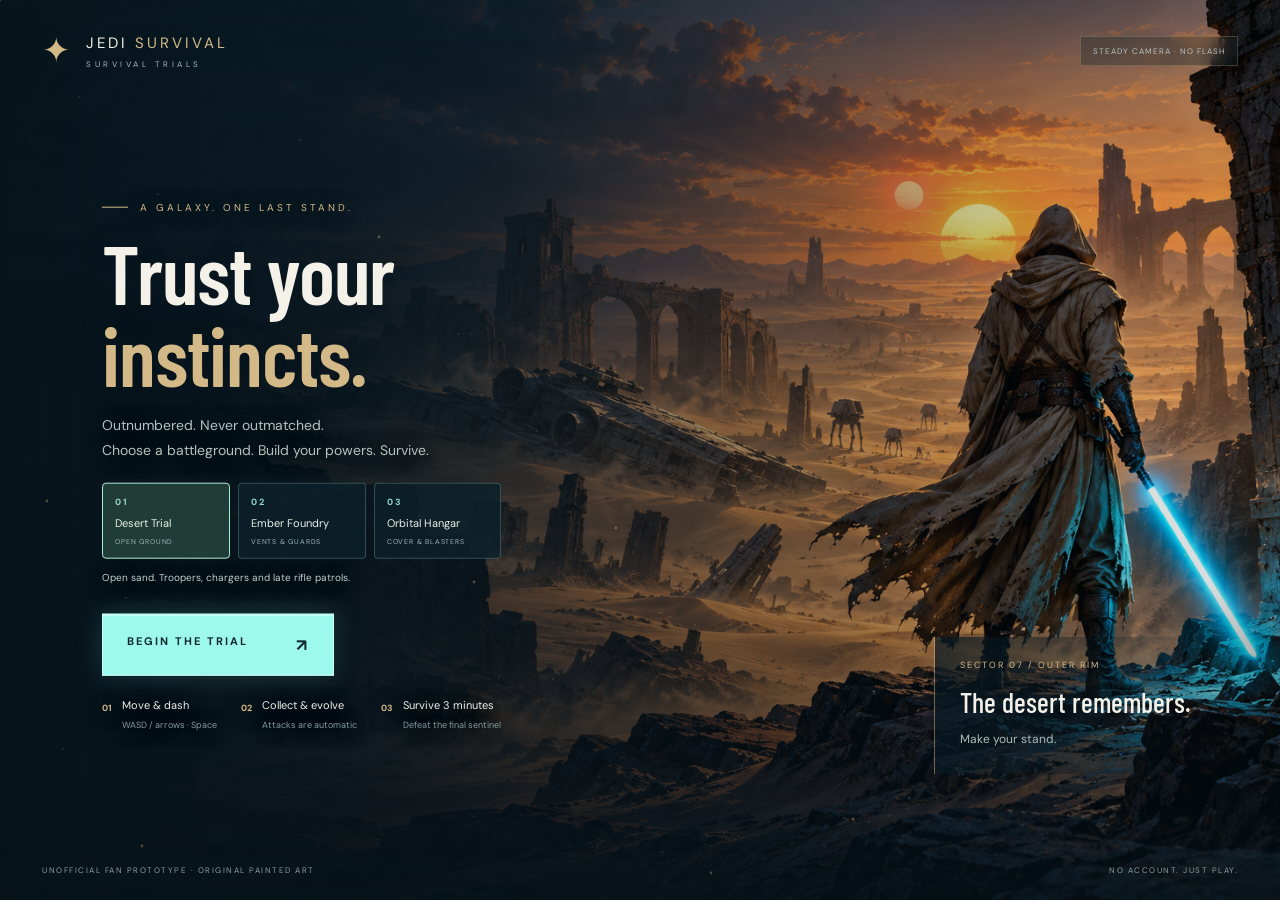
<file: jedi-survival/index.html>
<!doctype html>
<html lang="en"><head><meta charset="utf-8"><meta name="viewport" content="width=device-width,initial-scale=1,viewport-fit=cover"><meta name="theme-color" content="#101b20"><title>Jedi Survival · Desert Trial</title><meta name="description" content="A three-minute, Star Wars-inspired arena survival prototype. Move, dash, and master the Force."><link rel="preload" as="image" href="assets/desert-key-art.png"><link rel="stylesheet" href="style.css"></head>
<body><main id="game"><canvas id="arena" aria-label="Desert survival arena"></canvas><div class="vignette"></div>
<header><a class="brand" href="./" aria-label="Jedi Survival home"><span class="sigil">✦</span><span>JEDI <b>SURVIVAL</b><small>SURVIVAL TRIALS</small></span></a><div class="top-right"><span class="prototype">STEADY CAMERA · NO FLASH</span><button id="pause" class="icon" aria-label="Pause game" hidden>Ⅱ</button></div></header>
<section id="hud" hidden><div class="hud-top"><div class="health-block"><div class="tiny">VITALITY <span id="hpText">100 / 100</span></div><div class="bar health"><i id="hp"></i></div></div><div class="time"><span id="timer">00:00</span><small id="stageName">DESERT TRIAL</small></div><div class="count"><strong id="kills">0</strong><small>ELIMINATED</small></div></div><div class="xp-label"><span id="level">INITIATE · LV 1</span><span id="xpText">0 / 6 XP</span></div><div class="bar xp"><i id="xp"></i></div><div id="bossHud" hidden><div class="tiny">STAGE COMMANDER</div><div class="bar boss"><i id="bossHp"></i></div></div><div id="message" aria-live="polite"></div><div id="abilities"></div><div class="desktop-controls">W A S D / ARROWS <span>MOVE</span> &nbsp; SPACE <span>DASH</span> &nbsp; P <span>PAUSE</span></div></section>
<section id="menu" class="overlay"><div class="intro"><div class="eyebrow"><i></i> A GALAXY. ONE LAST STAND.</div><h1>Trust your<br><em>instincts.</em></h1><p>Outnumbered. Never outmatched.<br>Choose a battleground. Build your powers. Survive.</p><div class="stage-select" role="group" aria-label="Choose stage"><button data-stage="desert" aria-pressed="true"><b>01</b>Desert Trial<small>OPEN GROUND</small></button><button data-stage="foundry" aria-pressed="false"><b>02</b>Ember Foundry<small>VENTS & GUARDS</small></button><button data-stage="hangar" aria-pressed="false"><b>03</b>Orbital Hangar<small>COVER & BLASTERS</small></button></div><p id="stageDescription" class="stage-description">Open sand. Troopers, chargers and late rifle patrols.</p><button id="start" class="primary">BEGIN THE TRIAL <span>↗</span></button><div class="instructions"><div><b>01</b><span>Move & dash<small>WASD / arrows · Space</small></span></div><div><b>02</b><span>Collect & evolve<small>Attacks are automatic</small></span></div><div><b>03</b><span>Survive 3 minutes<small>Defeat the final sentinel</small></span></div></div><small class="mobile-hint">On mobile: drag to move · tap DASH to evade</small></div><div class="hero-caption"><span class="coordinate">SECTOR 07 / OUTER RIM</span><h2>The desert remembers.</h2><p>Make your stand.</p></div><footer>UNOFFICIAL FAN PROTOTYPE · ORIGINAL PAINTED ART <span>NO ACCOUNT. JUST PLAY.</span></footer></section>
<section id="modal" class="overlay modal" hidden><div id="panel" class="panel"></div></section><div id="touchControls" hidden><div id="stick"><div id="knob"></div></div><button id="dash">DASH<small>READY</small></button></div></main><script src="game.js"></script></body></html>
</file>
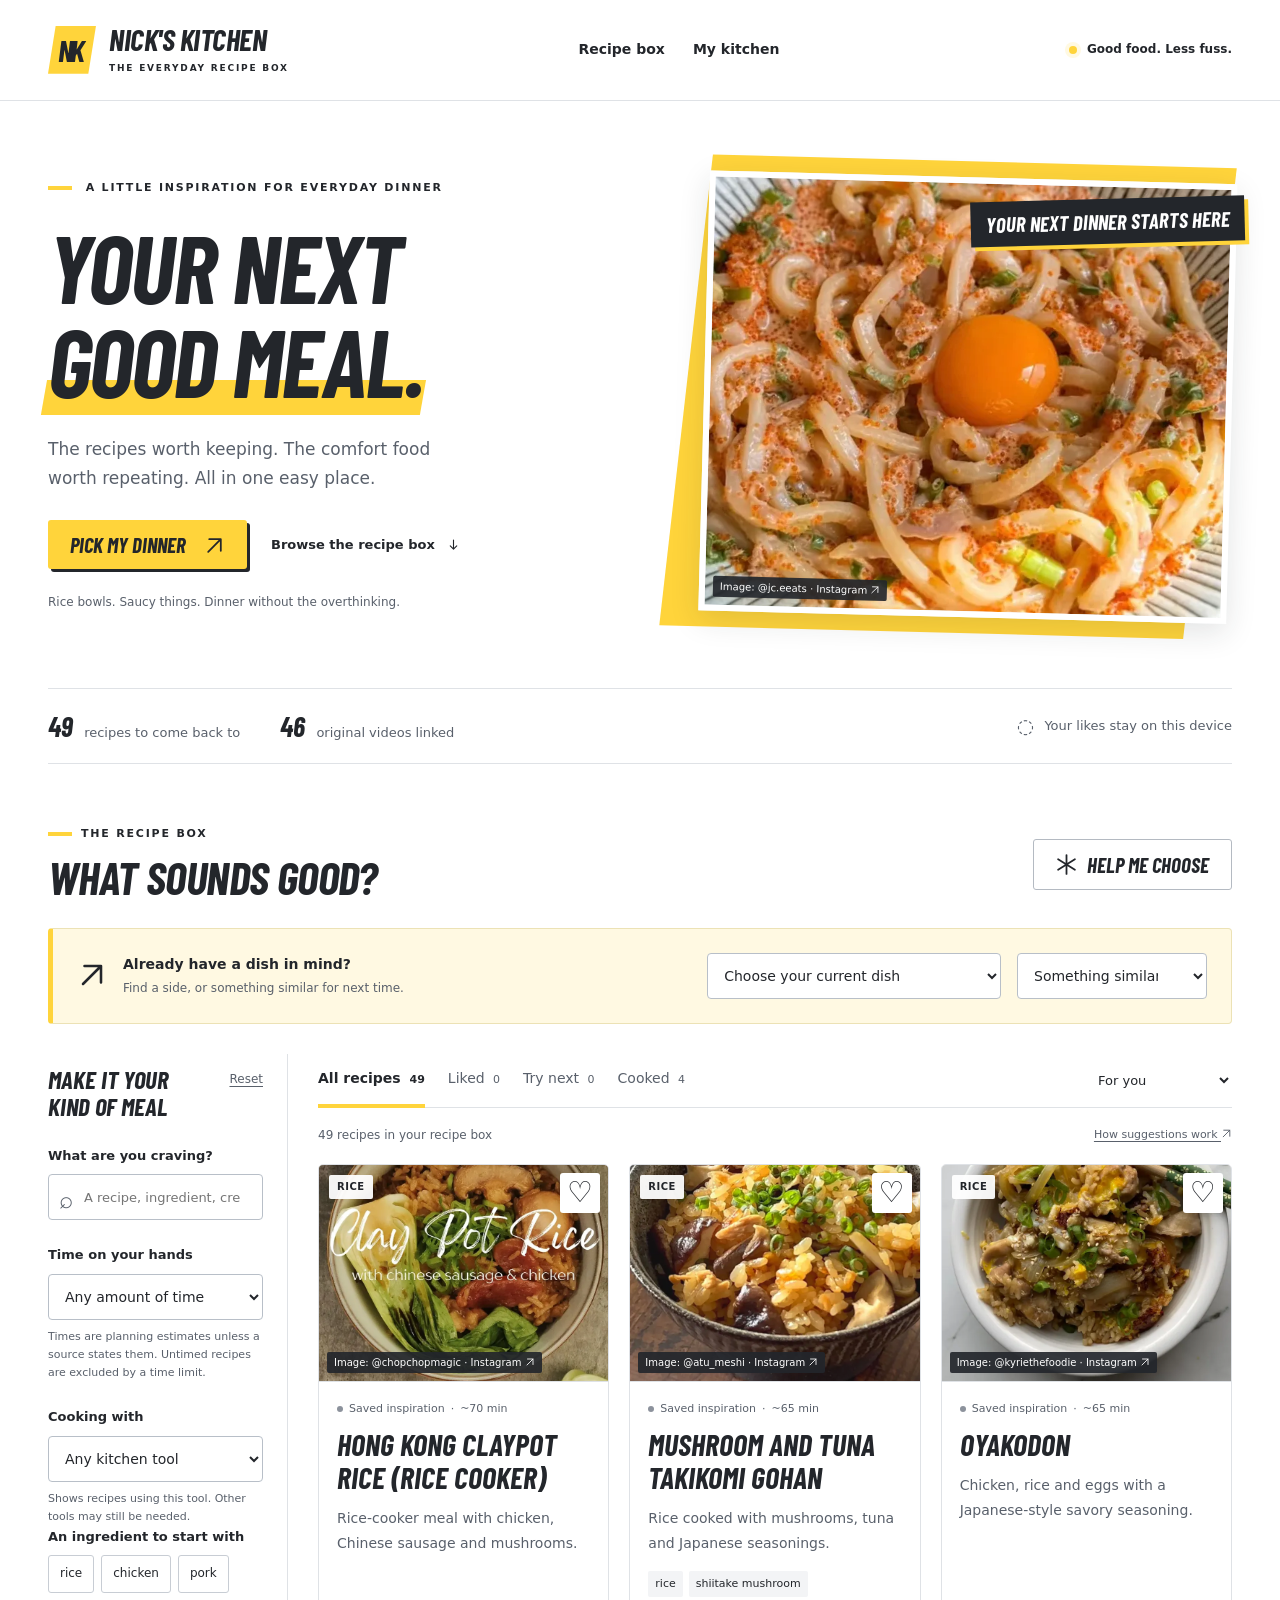
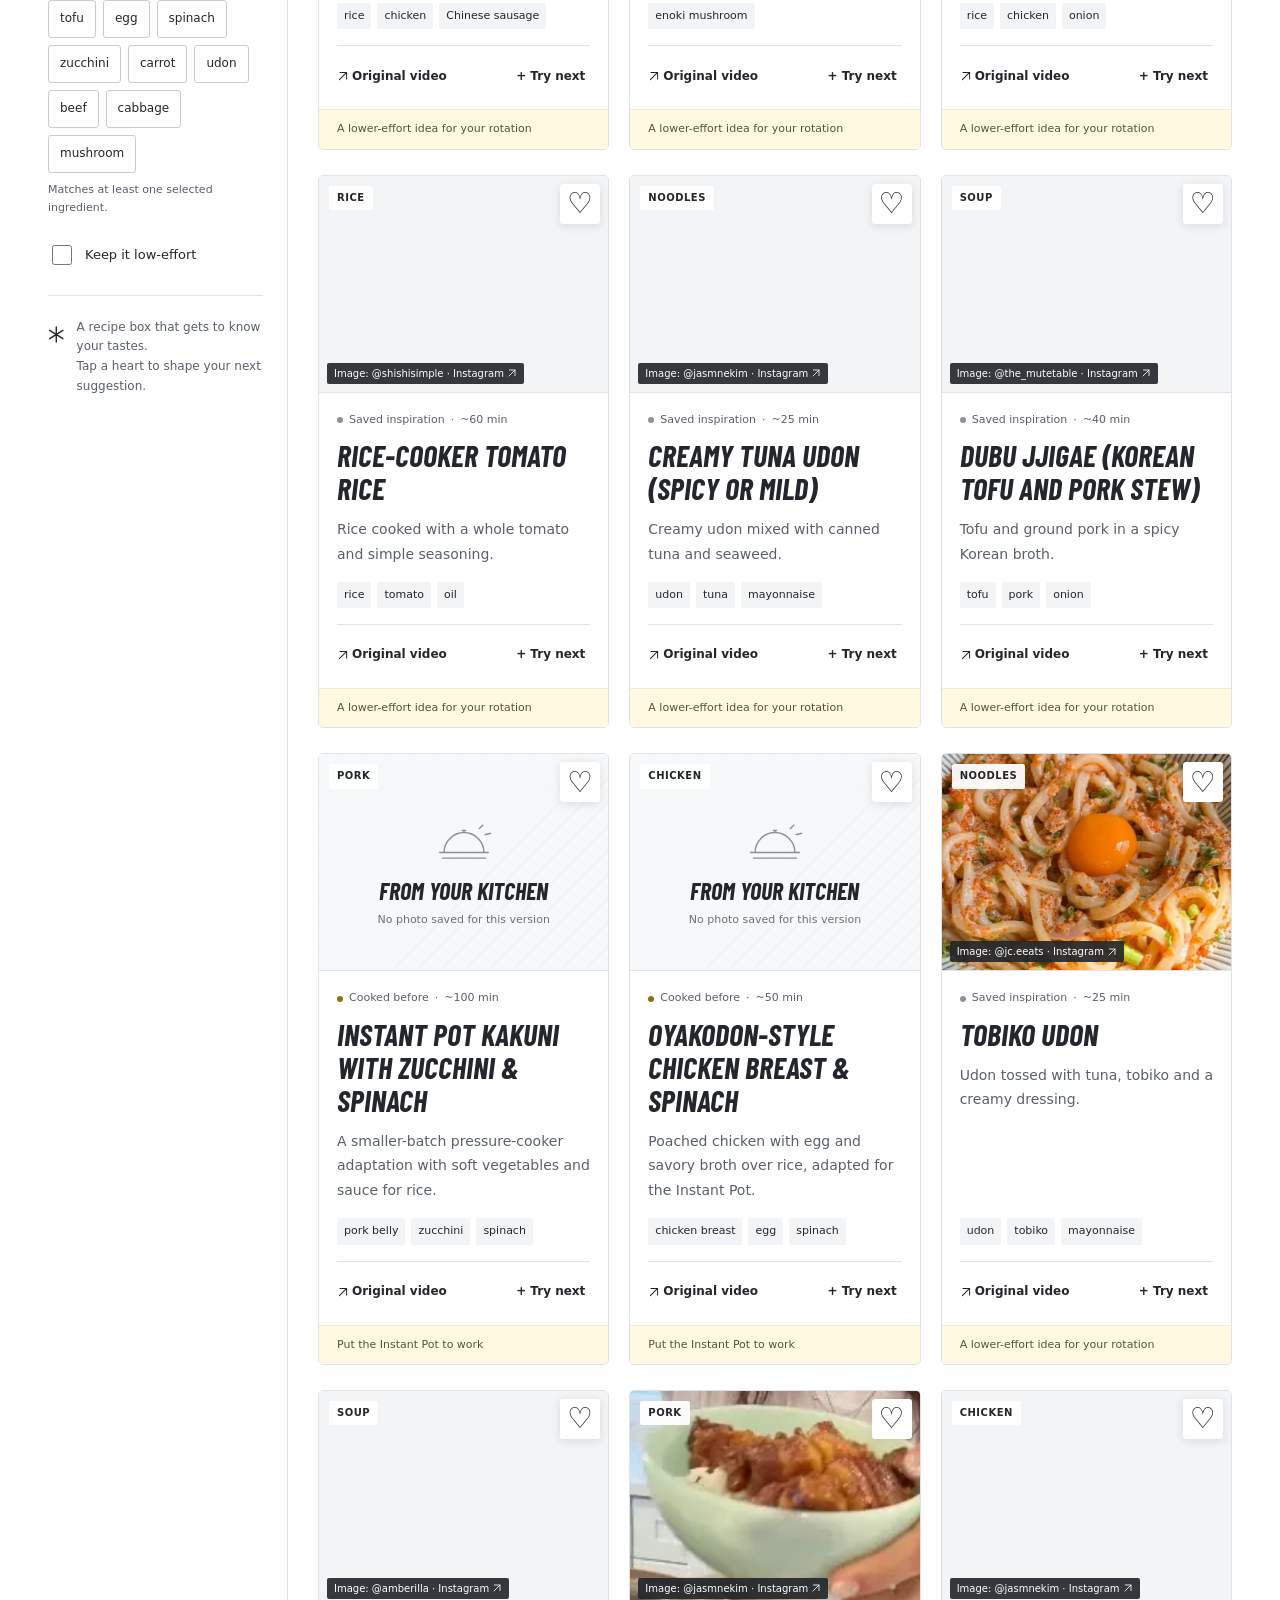
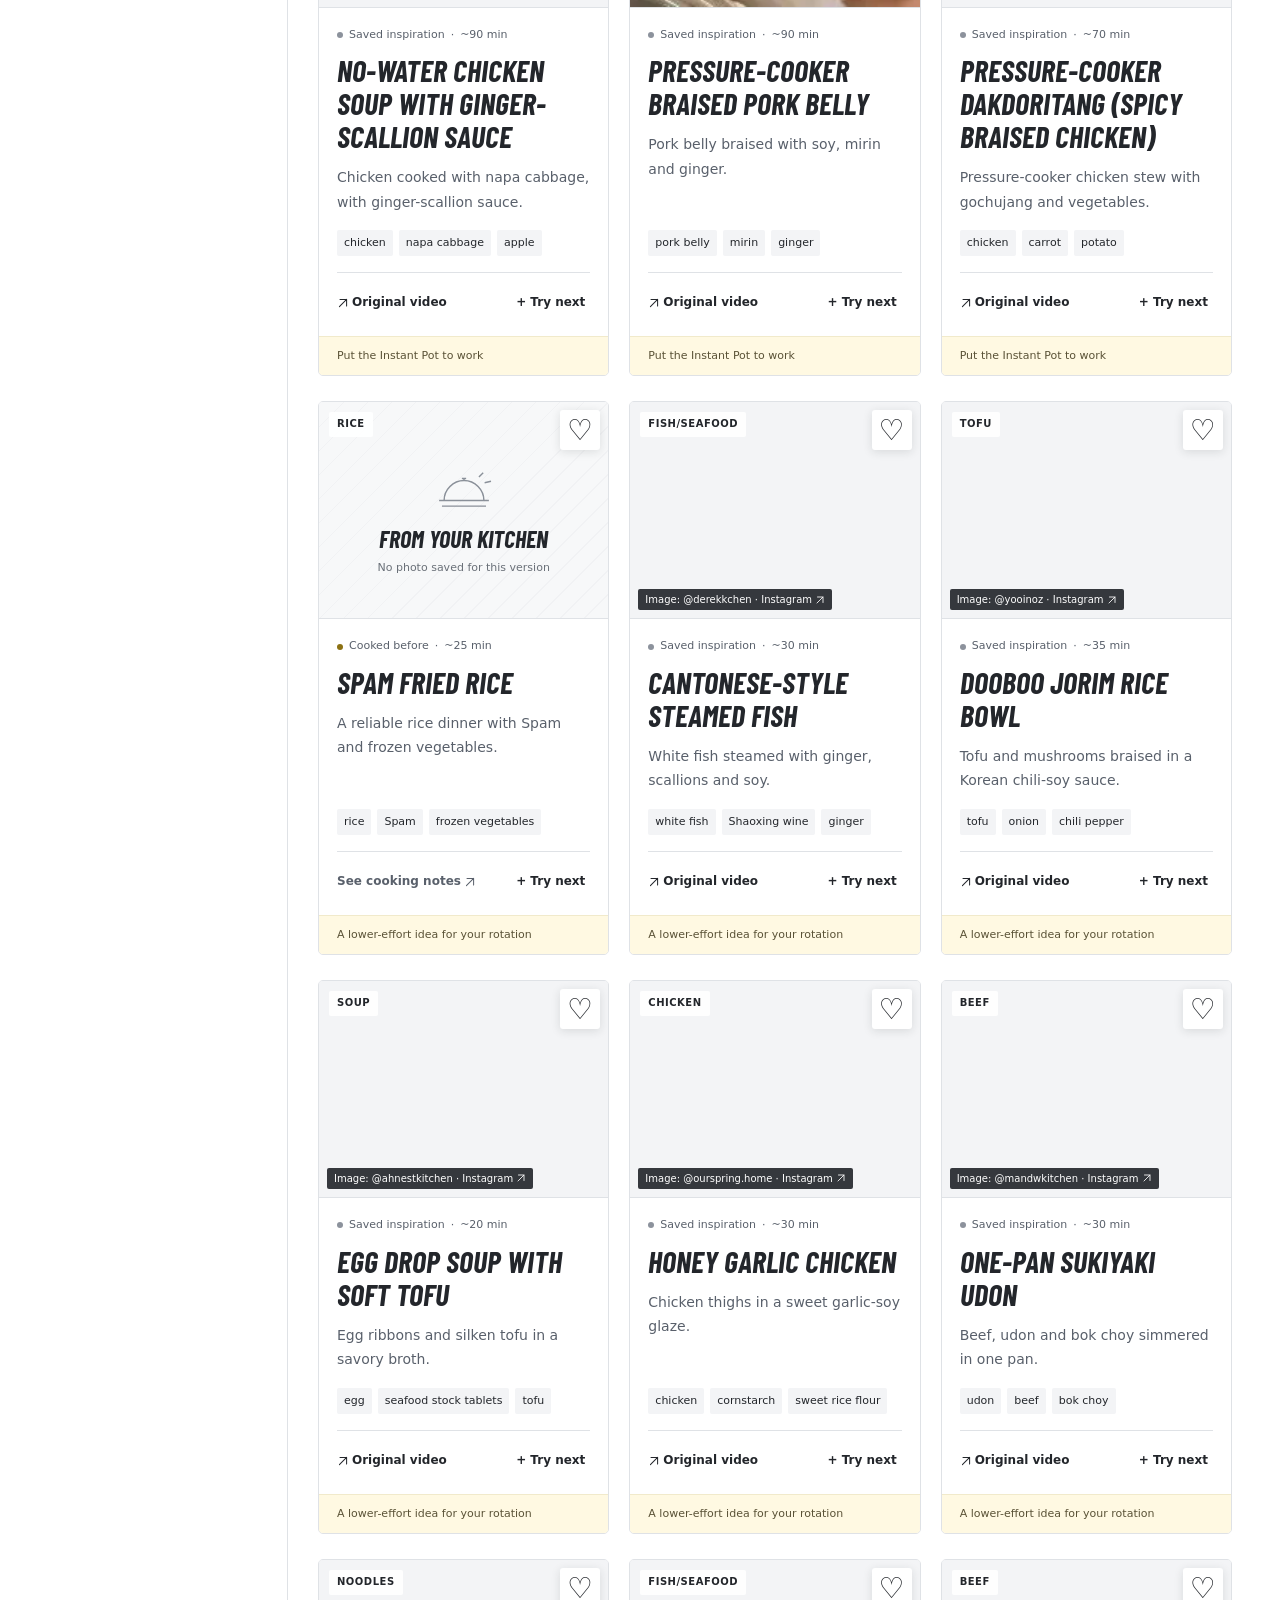
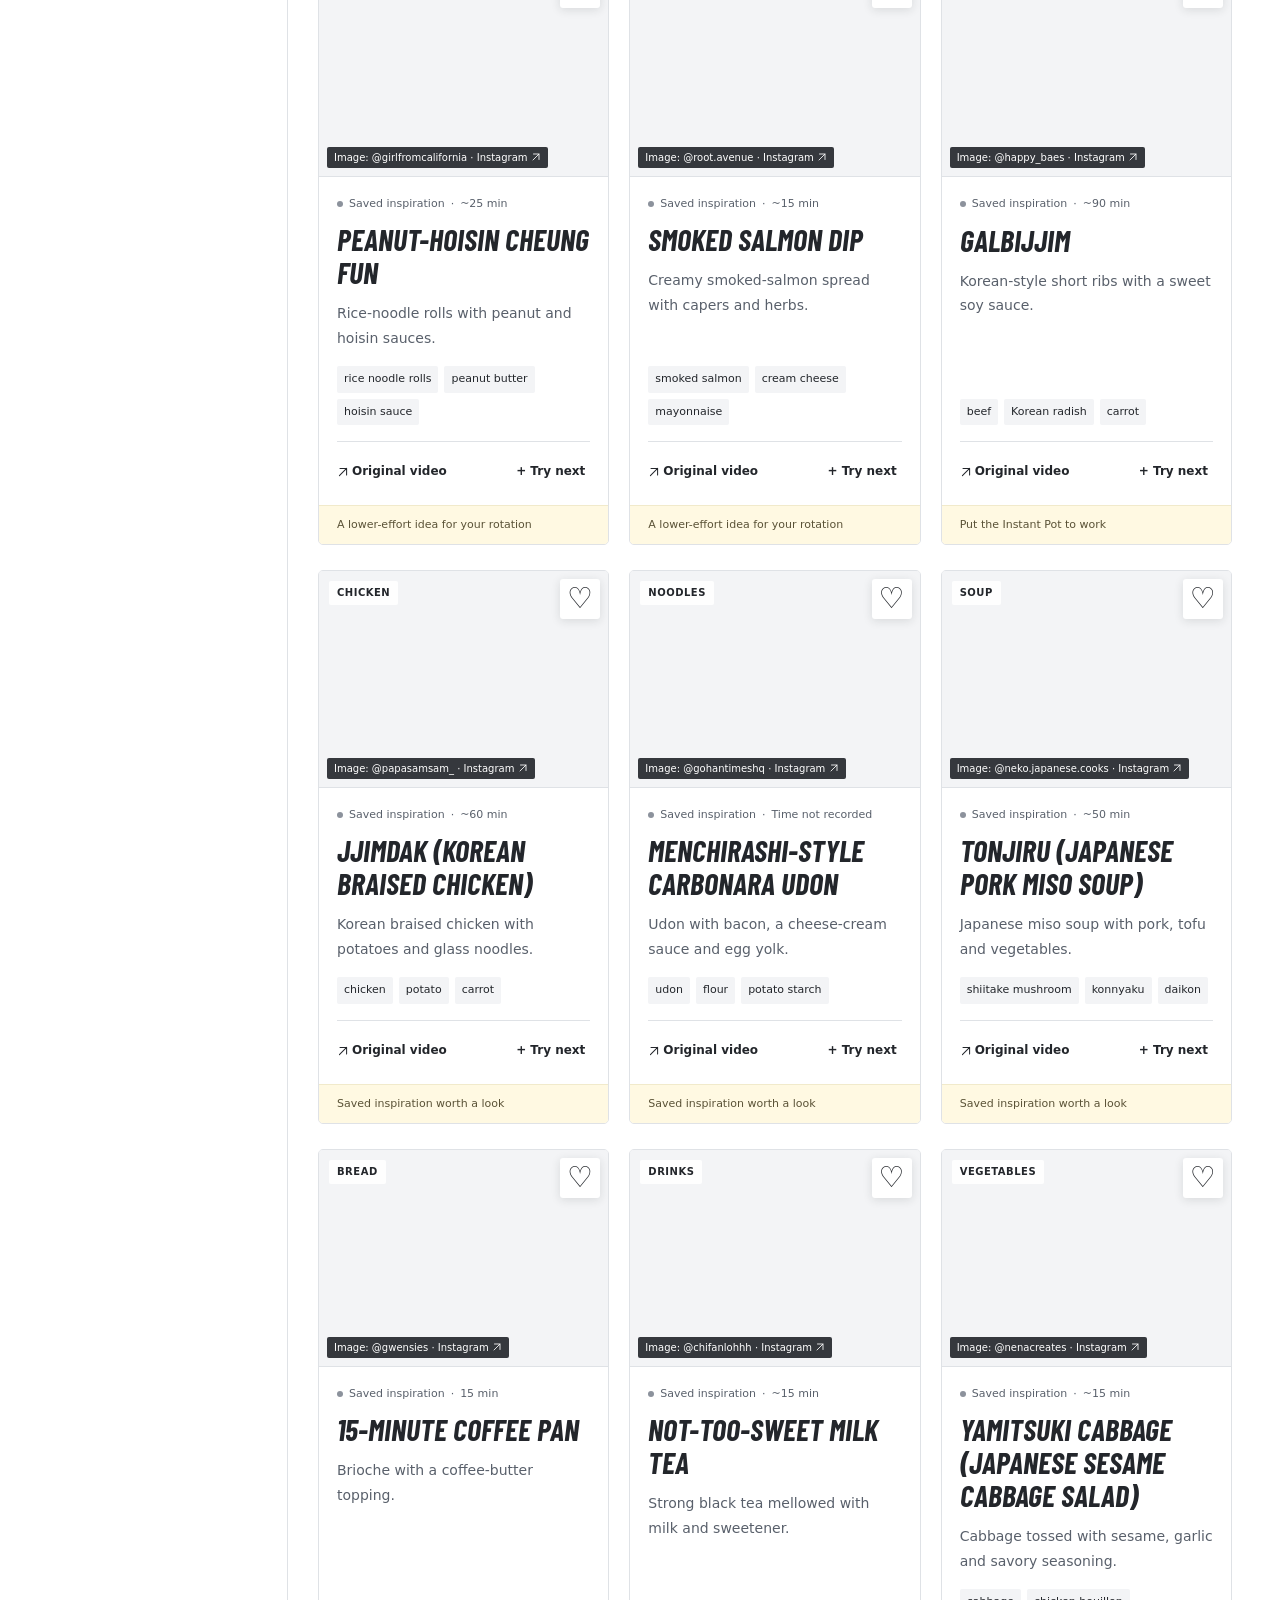
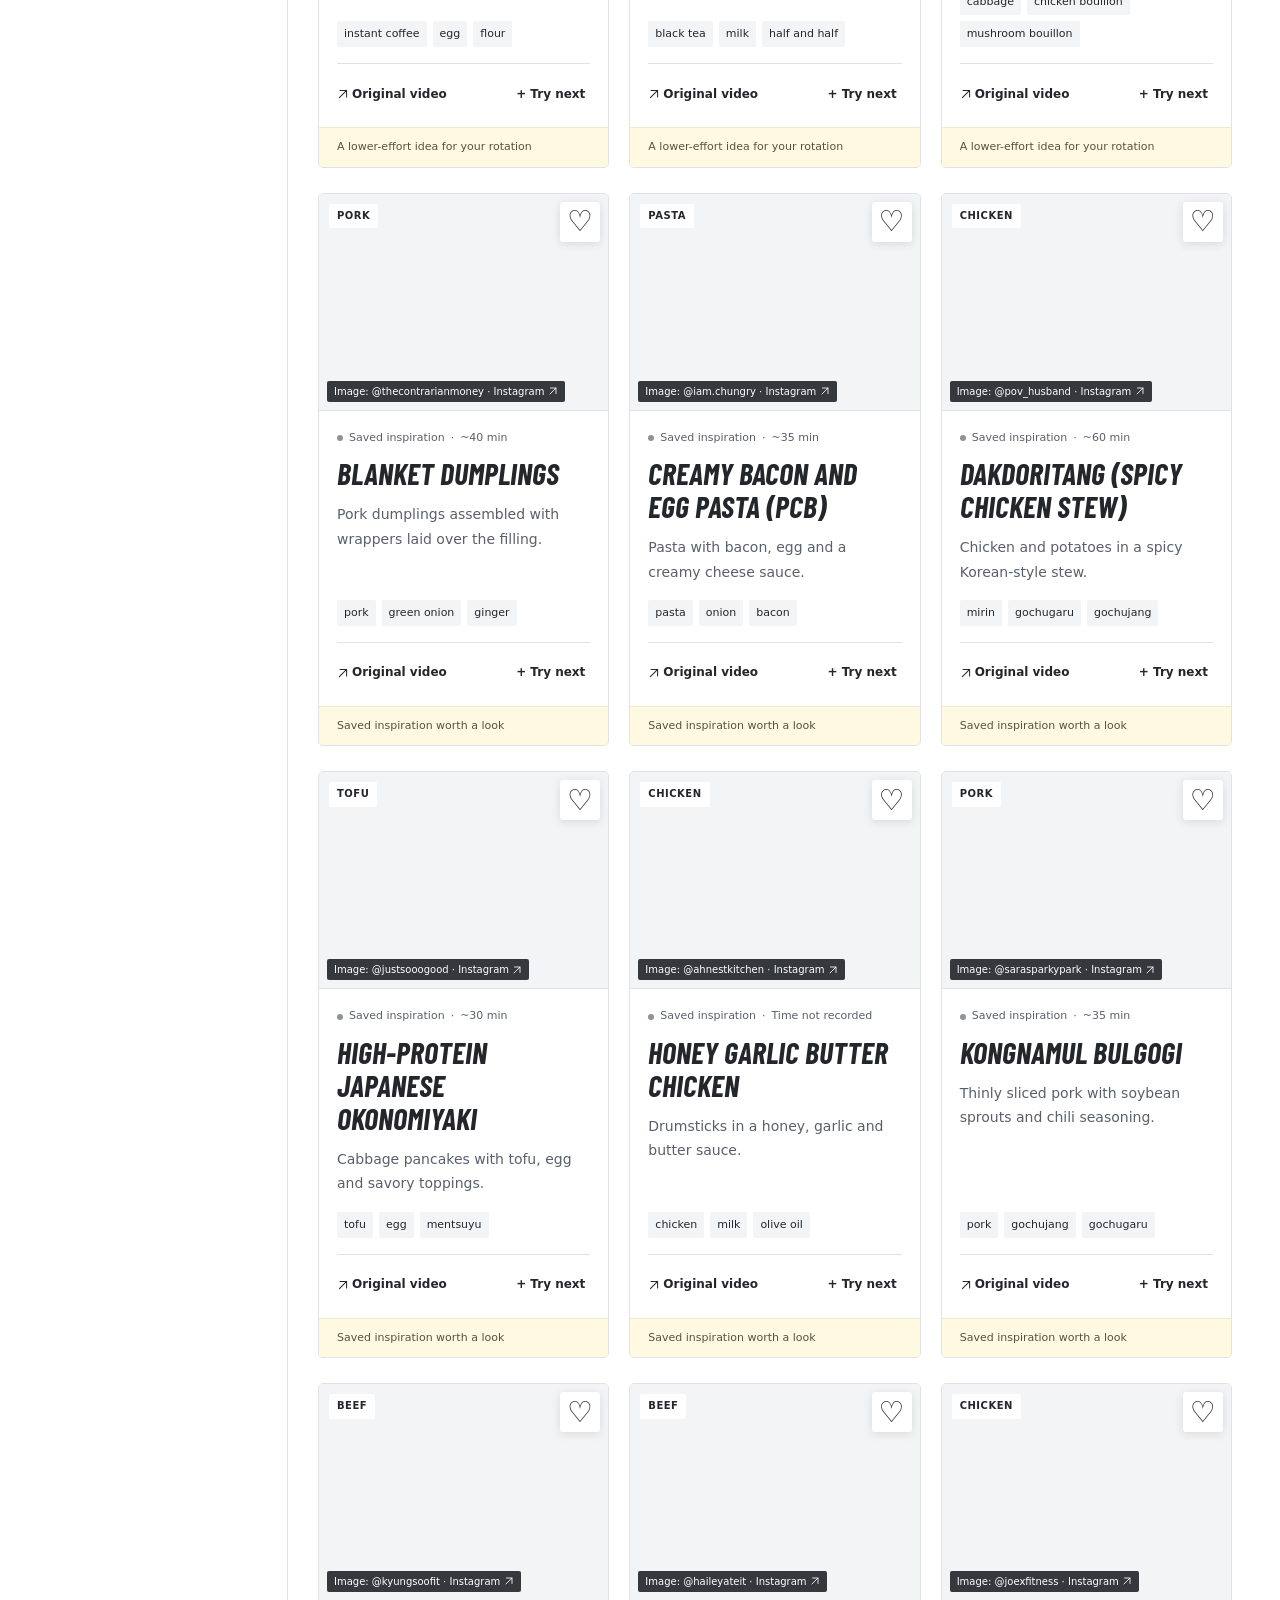
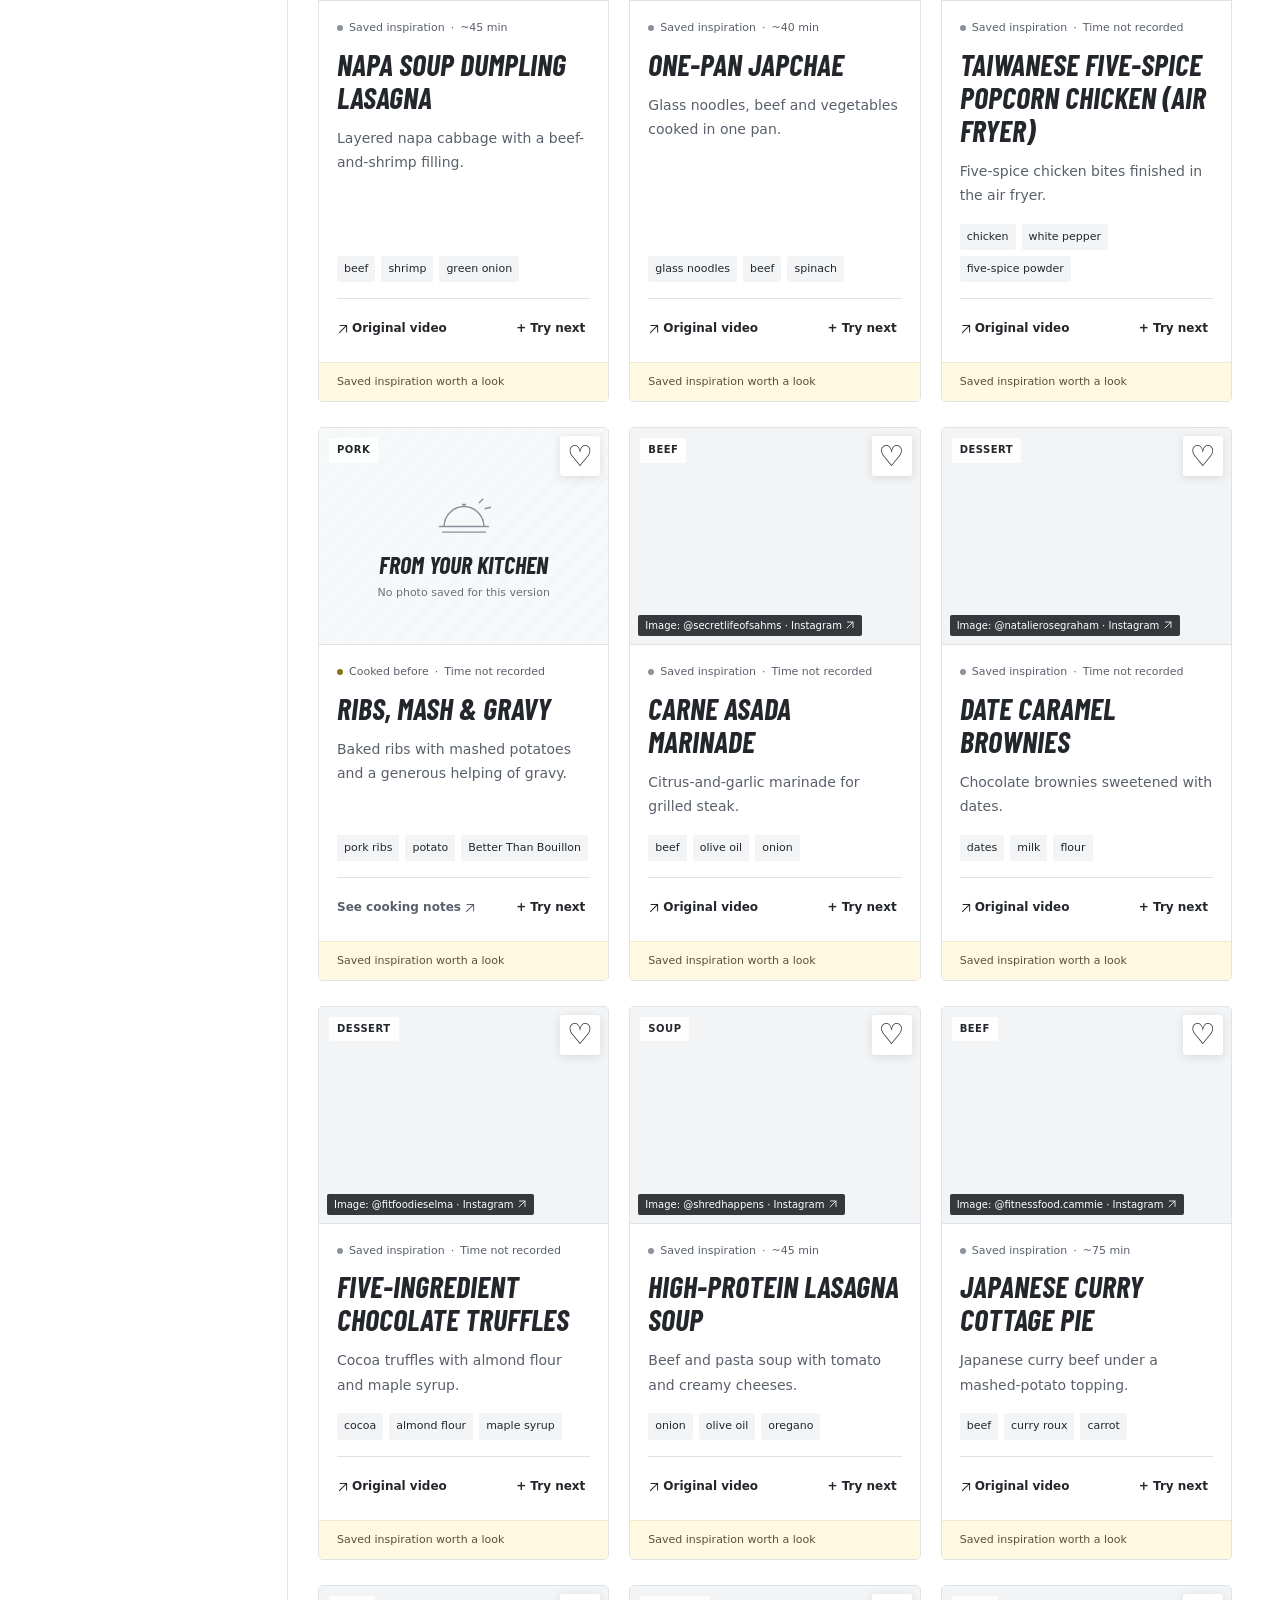
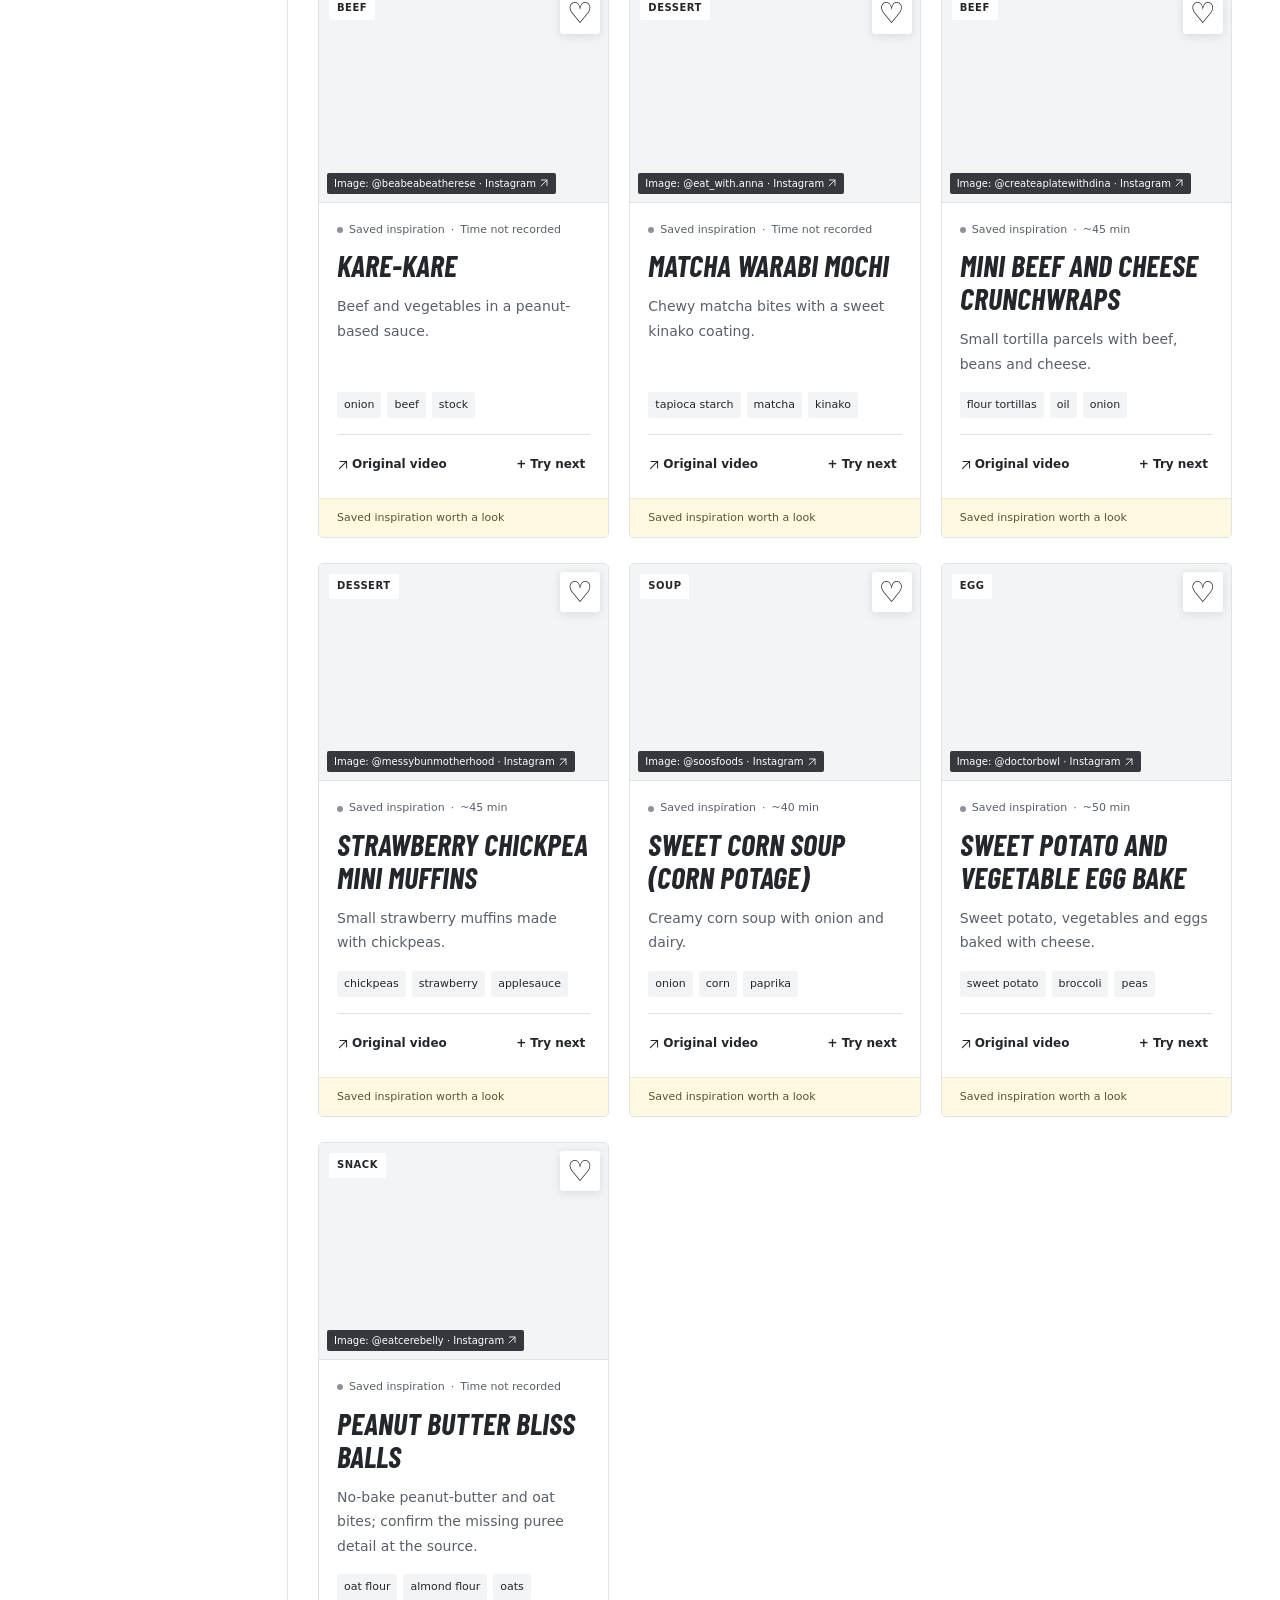
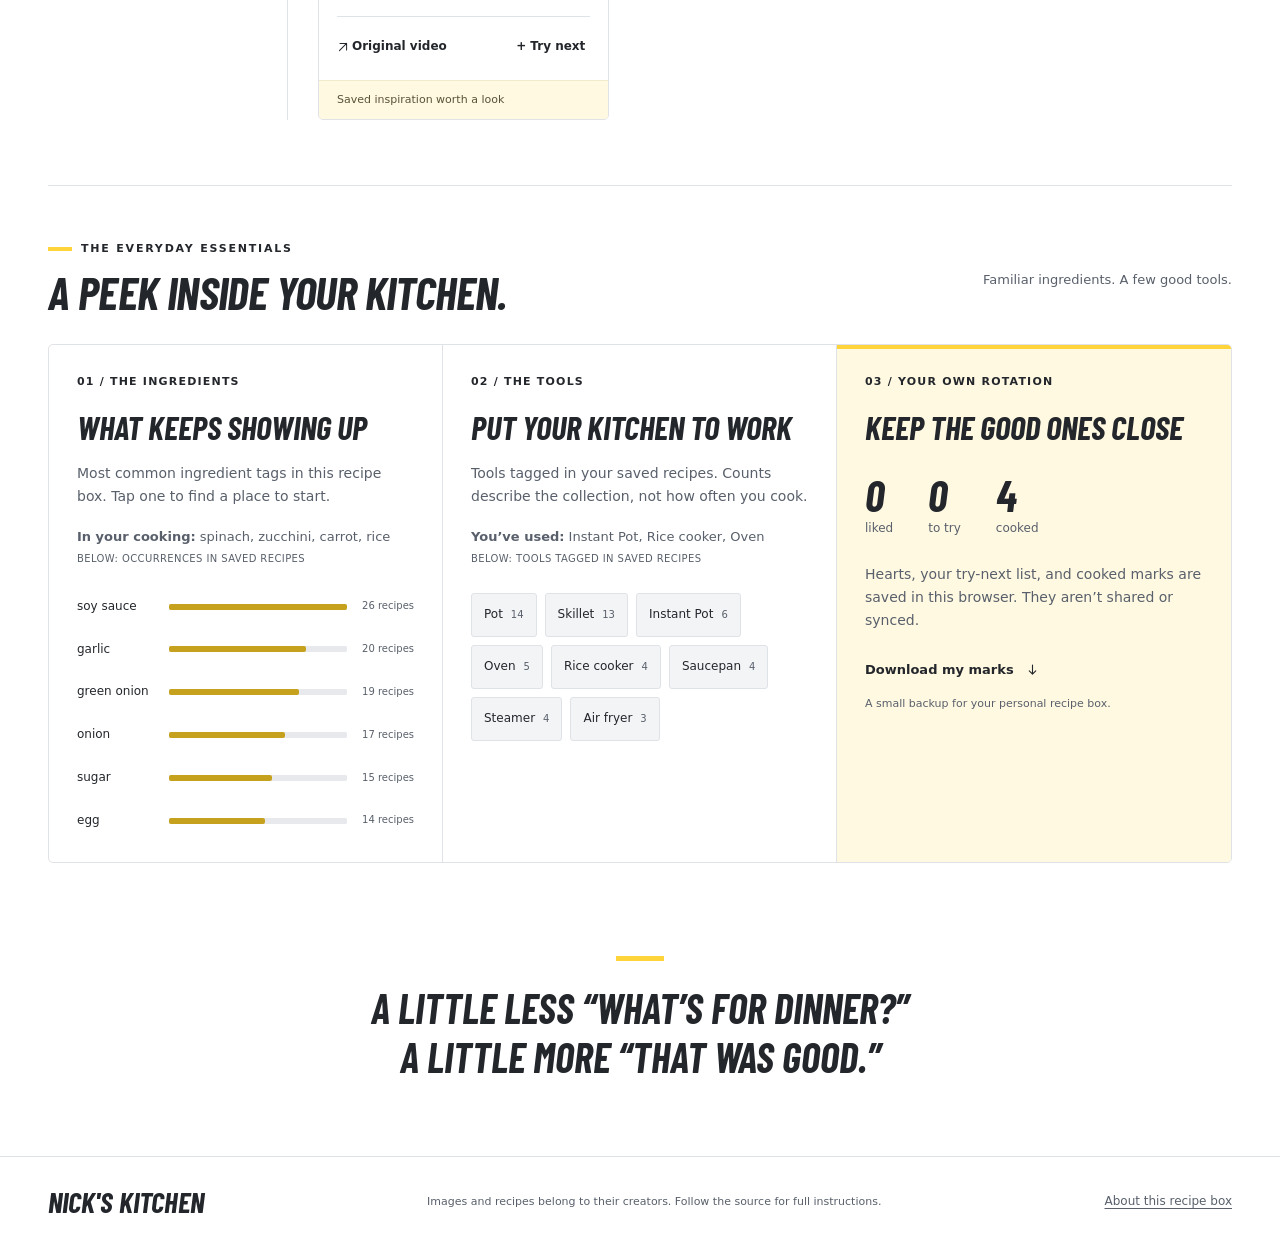
<file: kitchen/index.html>
<!doctype html>
<html lang="en">
<head>
  <meta charset="utf-8">
  <meta name="viewport" content="width=device-width, initial-scale=1">
  <meta name="theme-color" content="#ffd43b">
  <meta name="description" content="A little less deciding. A lot more good food. A personal recipe box with simple, on-device dinner suggestions.">
  <meta http-equiv="Content-Security-Policy" content="default-src 'self'; script-src 'self'; style-src 'self'; img-src 'self' data:; connect-src 'none'; object-src 'none'; frame-src 'none'; base-uri 'self'; form-action 'none'">
  <title>Nick's Kitchen · Your next good meal</title>
  <link rel="icon" href="assets/favicon.svg" type="image/svg+xml">
  <link rel="stylesheet" href="styles.css?v=20261016-2">
  <script defer src="recipes.js?v=20261016-2"></script>
  <script defer src="images.js?v=20261016-2"></script>
  <script defer src="recommend.js?v=20261016-2"></script>
  <script defer src="app.js?v=20261016-2"></script>
</head>
<body>
  <a class="skip-link" href="#recipe-box">Skip to recipes</a>
  <header class="site-header">
    <a class="brand" href="#top" aria-label="Nick's Kitchen home"><span class="brand-mark" aria-hidden="true">n<span>k</span></span><span>nick's kitchen<small>THE EVERYDAY RECIPE BOX</small></span></a>
    <nav aria-label="Main navigation"><a href="#recipe-box">Recipe box</a><a href="#my-kitchen">My kitchen</a></nav>
    <span class="header-note"><span aria-hidden="true"><svg class="icon-arrow" viewBox="0 0 20 20" aria-hidden="true"><path d="M10 1v18M2 5l16 10M2 15 18 5"/></svg></span> Good food. Less fuss.</span>
  </header>
  <main id="top">
    <section class="hero" aria-labelledby="hero-title">
      <div class="hero-copy">
        <p class="eyebrow"><span class="tiny-flower" aria-hidden="true"><svg class="icon-arrow" viewBox="0 0 20 20" aria-hidden="true"><path d="M10 1v18M2 5l16 10M2 15 18 5"/></svg></span> A LITTLE INSPIRATION FOR EVERYDAY DINNER</p>
        <h1 id="hero-title">Your next<br><em>good meal.</em></h1>
        <p class="hero-description">The recipes worth keeping. The comfort food worth repeating. All in one easy place.</p>
        <div class="hero-actions"><button class="button primary" id="hero-pick">Pick my dinner <span aria-hidden="true"><svg class="icon-arrow" viewBox="0 0 20 20" aria-hidden="true"><path d="M4 16 16 4M5 4h11v11"/></svg></span></button><a class="text-link" href="#recipe-box">Browse the recipe box <span aria-hidden="true"><svg class="icon-arrow" viewBox="0 0 20 20" aria-hidden="true"><path d="M10 3v14m-5-5 5 5 5-5"/></svg></span></a></div>
        <p class="hero-footnote">Rice bowls. Saucy things. Dinner without the overthinking.</p>
      </div>
      <div class="hero-art"><div id="hero-image"><div class="recipe-media"><div class="photo-placeholder"><strong>Good food. Less fuss.</strong><span>Your everyday recipe box</span></div></div></div><span class="hero-image-label">Your next dinner starts here</span></div>
    </section>
    <div class="collection-strip" aria-label="Collection overview"><span><strong id="total-recipes">0</strong> recipes to come back to</span><span><strong id="total-sources">0</strong> original videos linked</span><span class="strip-local"><span aria-hidden="true">◌</span> Your likes stay on this device</span></div>
    <section class="recipe-section section-wrap" id="recipe-box" aria-labelledby="recipe-title">
      <div class="section-heading"><div><p class="eyebrow">THE RECIPE BOX</p><h2 id="recipe-title">What sounds good?</h2></div><button class="button light" id="pick-button"><span aria-hidden="true"><svg class="icon-arrow" viewBox="0 0 20 20" aria-hidden="true"><path d="M10 1v18M2 5l16 10M2 15 18 5"/></svg></span> Help me choose</button></div>
      <section class="meal-context" aria-label="Suggestions for your current meal">
        <label for="current-meal"><span class="context-icon" aria-hidden="true"><svg class="icon-arrow" viewBox="0 0 20 20" aria-hidden="true"><path d="M4 16 16 4M5 4h11v11"/></svg></span><span>Already have a dish in mind?<small>Find a side, or something similar for next time.</small></span></label>
        <select id="current-meal"><option value="">Choose your current dish</option></select>
        <select id="match-mode" aria-label="Suggestion type"><option value="similar">Something similar</option><option value="pairing">Pair it with a side</option></select>
      </section>
      <div class="recipe-layout">
        <aside class="filter-aside" aria-label="Recipe filters">
          <details id="filter-details" open>
            <summary>Filter your recipe box <span id="filter-count"></span><span aria-hidden="true">＋</span></summary>
            <div class="filter-content">
              <div class="filter-top"><h3>Make it your kind of meal</h3><button class="plain-button" id="clear-filters">Reset</button></div>
              <label class="field-label" for="search">What are you craving?</label><div class="search-box"><span aria-hidden="true">⌕</span><input id="search" type="search" placeholder="A recipe, ingredient, creator…" autocomplete="off"></div>
              <label class="field-label" for="time-filter">Time on your hands</label><select id="time-filter"><option value="0">Any amount of time</option><option value="15">Up to 15 minutes</option><option value="30">Up to 30 minutes</option><option value="45">Up to 45 minutes</option><option value="60">Up to 1 hour</option></select><p class="field-hint">Times are planning estimates unless a source states them. Untimed recipes are excluded by a time limit.</p>
              <label class="field-label" for="tool-filter">Cooking with</label><select id="tool-filter"><option value="">Any kitchen tool</option></select><p class="field-hint">Shows recipes using this tool. Other tools may still be needed.</p>
              <fieldset class="ingredient-field"><legend class="field-label">An ingredient to start with</legend><div id="ingredient-chips" class="chips"></div><p class="field-hint">Matches at least one selected ingredient.</p></fieldset>
              <label class="check-field"><input id="easy-filter" type="checkbox"> Keep it low-effort</label>
              <div class="filter-note"><span aria-hidden="true"><svg class="icon-arrow" viewBox="0 0 20 20" aria-hidden="true"><path d="M10 1v18M2 5l16 10M2 15 18 5"/></svg></span><p>A recipe box that gets to know your tastes.<br>Tap a heart to shape your next suggestion.</p></div>
            </div>
          </details>
        </aside>
        <div class="recipe-results">
          <div class="results-toolbar"><div class="view-tabs" role="group" aria-label="Recipe collection"><button class="view-tab active" data-view="all" aria-pressed="true">All recipes <span id="all-count"></span></button><button class="view-tab" data-view="liked" aria-pressed="false">Liked <span id="liked-count"></span></button><button class="view-tab" data-view="queue" aria-pressed="false">Try next <span id="queue-count"></span></button><button class="view-tab" data-view="cooked" aria-pressed="false">Cooked <span id="cooked-count"></span></button></div><label class="sort-control"><span class="sr-only">Sort recipes</span><select id="sort"><option value="recommended">For you</option><option value="quickest">Quickest first</option><option value="title">A–Z</option></select></label></div>
          <div class="result-caption"><p id="result-count" role="status" aria-live="polite"></p><button class="plain-button" id="how-it-works">How suggestions work <span aria-hidden="true"><svg class="icon-arrow" viewBox="0 0 20 20" aria-hidden="true"><path d="M4 16 16 4M5 4h11v11"/></svg></span></button></div>
          <div id="recipe-grid" class="recipe-grid"></div>
          <div id="empty-state" class="empty-state" hidden><span aria-hidden="true">♡</span><h3 id="empty-title">Nothing in this little corner yet.</h3><p id="empty-description"></p><button class="button primary" id="empty-reset">See all recipes</button></div>
        </div>
      </div>
    </section>
    <section id="my-kitchen" class="kitchen-section section-wrap" aria-labelledby="kitchen-title">
      <div class="section-heading"><div><p class="eyebrow">THE EVERYDAY ESSENTIALS</p><h2 id="kitchen-title">A peek inside your kitchen.</h2></div><span class="section-aside">Familiar ingredients. A few good tools.</span></div>
      <div class="kitchen-grid"><article class="kitchen-panel"><p class="panel-number">01 / THE INGREDIENTS</p><h3>What keeps showing up</h3><p>Most common ingredient tags in this recipe box. Tap one to find a place to start.</p><div id="ingredient-stats" class="stats-list"></div></article><article class="kitchen-panel tools-panel"><p class="panel-number">02 / THE TOOLS</p><h3>Put your kitchen to work</h3><p>Tools tagged in your saved recipes. Counts describe the collection, not how often you cook.</p><div id="tool-stats" class="tool-stats"></div></article><article class="kitchen-panel personal-panel"><p class="panel-number">03 / YOUR OWN ROTATION</p><h3>Keep the good ones close</h3><div class="personal-stats"><span><strong id="personal-liked">0</strong> liked</span><span><strong id="personal-queued">0</strong> to try</span><span><strong id="personal-cooked">0</strong> cooked</span></div><p>Hearts, your try-next list, and cooked marks are saved in this browser. They aren’t shared or synced.</p><button class="text-link" id="export-preferences">Download my marks <span aria-hidden="true"><svg class="icon-arrow" viewBox="0 0 20 20" aria-hidden="true"><path d="M10 3v14m-5-5 5 5 5-5"/></svg></span></button><p class="small-note" id="storage-note">A small backup for your personal recipe box.</p></article></div>
    </section>
    <section class="closing-note"><span aria-hidden="true"><svg class="icon-arrow" viewBox="0 0 20 20" aria-hidden="true"><path d="M10 1v18M2 5l16 10M2 15 18 5"/></svg></span><p>A little less “what’s for dinner?”<br><em>A little more “that was good.”</em></p></section>
  </main>
  <footer><a class="footer-brand" href="#top">nick's kitchen</a><p>Images and recipes belong to their creators. Follow the source for full instructions.</p><button class="plain-button" id="about-data">About this recipe box</button></footer>
  <dialog id="recipe-dialog" aria-labelledby="dialog-title"><button class="dialog-close" aria-label="Close recipe" id="close-recipe">×</button><div id="recipe-detail"></div></dialog>
  <dialog id="info-dialog" aria-labelledby="info-title"><button class="dialog-close" aria-label="Close information" id="close-info">×</button><div class="info-content"><p class="eyebrow">A SMALL, THOUGHTFUL RECIPE BOX</p><h2 id="info-title">Simple suggestions.<br>All on your device.</h2><div id="info-body"></div></div></dialog>
  <div id="toast" class="toast" role="status" aria-live="polite"></div>
  <noscript><p class="noscript">Please enable JavaScript to browse and filter the recipes. This site runs entirely in your browser; it doesn’t use an AI service.</p></noscript>
</body>
</html>
</file>
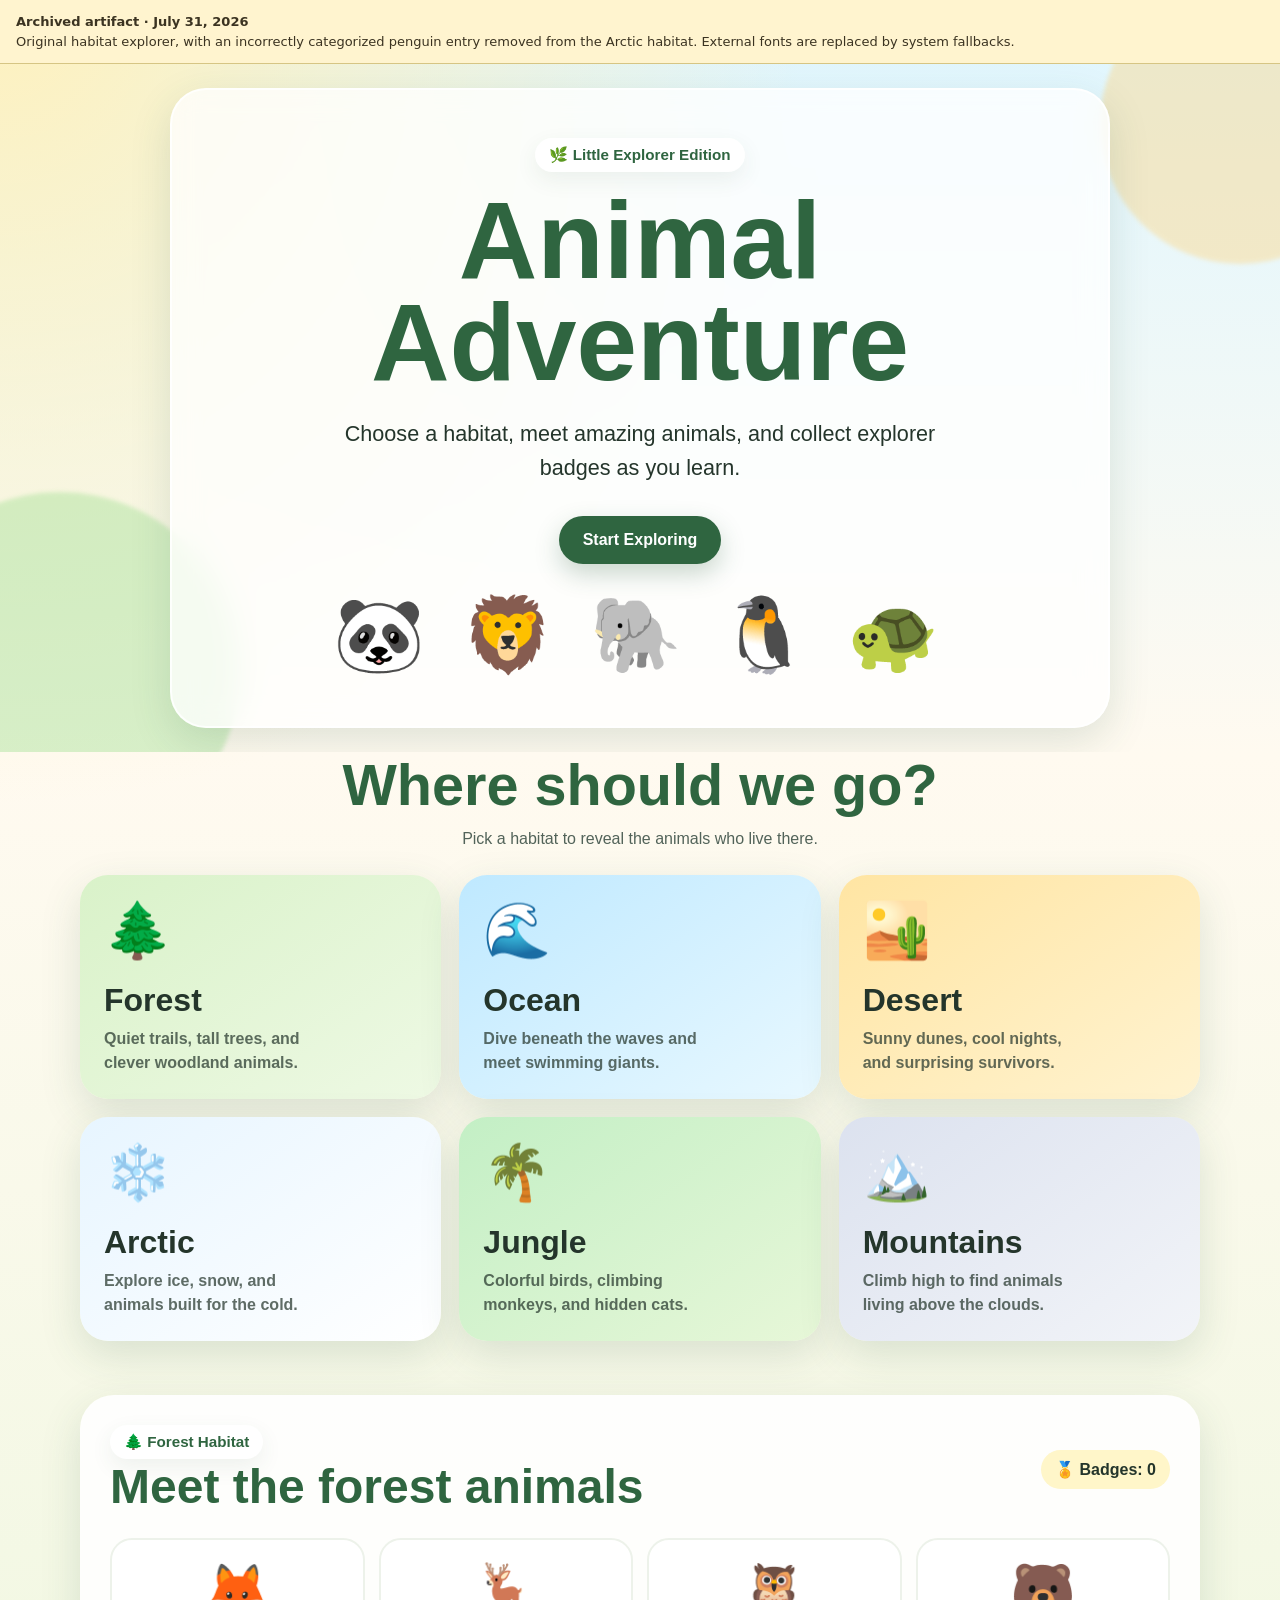
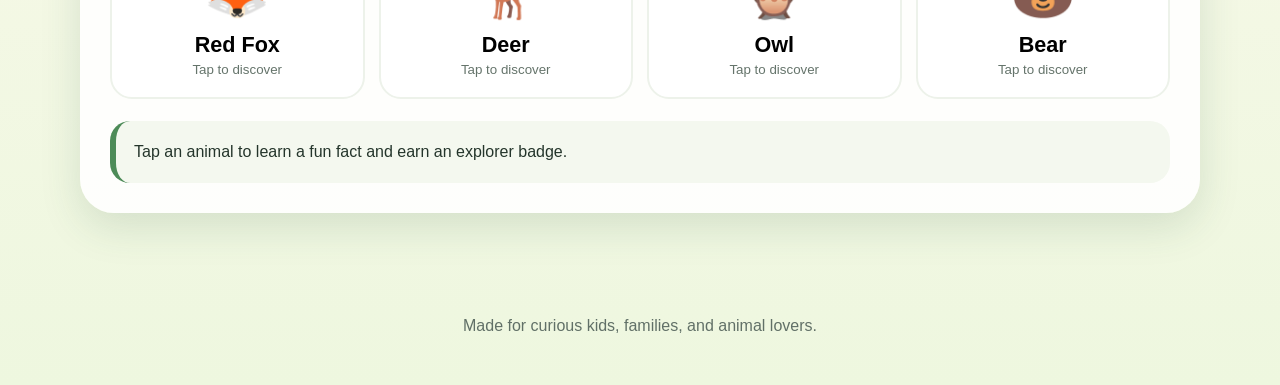
<file: assets/artifacts/animal-adventure.html>
<!DOCTYPE html>
<html lang="en">
<head><meta http-equiv="Content-Security-Policy" content="default-src 'none'; script-src 'unsafe-inline'; style-src 'unsafe-inline'; img-src data:; connect-src 'none'; form-action 'none'; base-uri 'none'">
  <meta charset="UTF-8" />
  <meta name="viewport" content="width=device-width, initial-scale=1.0" />
  <title>Animal Adventure</title>
  <meta name="description" content="A playful animal habitat explorer for kids and families." />
  <style>
    :root {
      --ink: #24352b;
      --cream: #fffaf0;
      --leaf: #4d8b58;
      --leaf-dark: #2f6540;
      --sun: #f6c85f;
      --sky: #ccecff;
      --card: rgba(255,255,255,0.9);
      --shadow: 0 14px 40px rgba(49, 92, 64, 0.15);
    }

    * { box-sizing: border-box; }
    html { scroll-behavior: smooth; }
    body {
      margin: 0;
      font-family: "Nunito", sans-serif;
      color: var(--ink);
      background:
        radial-gradient(circle at top left, #fff1bd 0, transparent 34%),
        linear-gradient(180deg, #dff6ff 0%, #fffaf0 38%, #eef7df 100%);
      min-height: 100vh;
    }

    button, input { font: inherit; }

    .hero {
      min-height: 76vh;
      display: grid;
      place-items: center;
      padding: 24px;
      position: relative;
      overflow: hidden;
    }

    .hero::before,
    .hero::after {
      content: "";
      position: absolute;
      border-radius: 50%;
      filter: blur(2px);
      opacity: 0.4;
      z-index: 0;
    }

    .hero::before {
      width: 360px;
      height: 360px;
      background: #9ddf90;
      left: -120px;
      bottom: -100px;
    }

    .hero::after {
      width: 280px;
      height: 280px;
      background: #ffd47d;
      right: -100px;
      top: -80px;
    }

    .hero-card {
      position: relative;
      z-index: 1;
      width: min(940px, 100%);
      text-align: center;
      padding: 48px 28px;
      background: rgba(255,255,255,0.76);
      backdrop-filter: blur(14px);
      border: 2px solid rgba(255,255,255,0.8);
      border-radius: 36px;
      box-shadow: var(--shadow);
    }

    .eyebrow {
      display: inline-flex;
      align-items: center;
      gap: 8px;
      padding: 8px 14px;
      border-radius: 999px;
      background: #ffffff;
      color: var(--leaf-dark);
      font-weight: 800;
      font-size: 0.95rem;
      box-shadow: 0 8px 22px rgba(49, 92, 64, 0.08);
    }

    h1, h2, h3 {
      font-family: "Baloo 2", "Trebuchet MS", sans-serif;
      margin: 0;
    }

    h1 {
      margin-top: 18px;
      font-size: clamp(3.2rem, 9vw, 6.8rem);
      line-height: 0.94;
      color: var(--leaf-dark);
    }

    .hero p {
      max-width: 640px;
      margin: 22px auto 30px;
      font-size: clamp(1.05rem, 2.3vw, 1.35rem);
      line-height: 1.6;
    }

    .start-btn {
      border: none;
      background: var(--leaf-dark);
      color: white;
      padding: 15px 24px;
      border-radius: 999px;
      font-weight: 800;
      cursor: pointer;
      box-shadow: 0 10px 24px rgba(47,101,64,0.25);
      transition: transform .2s ease, box-shadow .2s ease;
    }

    .start-btn:hover {
      transform: translateY(-2px);
      box-shadow: 0 14px 28px rgba(47,101,64,0.3);
    }

    .mascots {
      font-size: clamp(2rem, 6vw, 4.6rem);
      letter-spacing: 8px;
      margin-top: 28px;
    }

    main {
      padding: 0 20px 70px;
    }

    .section {
      width: min(1120px, 100%);
      margin: 0 auto;
    }

    .section-header {
      text-align: center;
      margin-bottom: 24px;
    }

    .section-header h2 {
      font-size: clamp(2.2rem, 5vw, 3.6rem);
      color: var(--leaf-dark);
    }

    .section-header p {
      margin: 8px auto 0;
      max-width: 680px;
      line-height: 1.6;
      color: #526359;
    }

    .habitats {
      display: grid;
      grid-template-columns: repeat(3, 1fr);
      gap: 18px;
    }

    .habitat-card {
      border: none;
      text-align: left;
      padding: 24px;
      border-radius: 28px;
      min-height: 220px;
      cursor: pointer;
      position: relative;
      overflow: hidden;
      color: var(--ink);
      box-shadow: var(--shadow);
      transition: transform .2s ease, box-shadow .2s ease;
    }

    .habitat-card:hover {
      transform: translateY(-5px) rotate(-0.4deg);
      box-shadow: 0 18px 40px rgba(49, 92, 64, 0.2);
    }

    .habitat-card span {
      font-size: 3.4rem;
      display: block;
      margin-bottom: 20px;
    }

    .habitat-card h3 {
      font-size: 2rem;
      margin-bottom: 8px;
    }

    .habitat-card p {
      margin: 0;
      max-width: 220px;
      line-height: 1.5;
      font-weight: 700;
      color: rgba(36,53,43,0.72);
    }

    .forest { background: linear-gradient(145deg, #d9f2c9, #eef9e4); }
    .ocean { background: linear-gradient(145deg, #bfe9ff, #e8f8ff); }
    .desert { background: linear-gradient(145deg, #ffe5a3, #fff3d0); }
    .arctic { background: linear-gradient(145deg, #e7f5ff, #ffffff); }
    .jungle { background: linear-gradient(145deg, #c3efc5, #e7f7d8); }
    .mountain { background: linear-gradient(145deg, #dce2ef, #f2f4f8); }

    .explorer-panel {
      margin-top: 54px;
      background: var(--card);
      border-radius: 34px;
      padding: 30px;
      box-shadow: var(--shadow);
    }

    .panel-top {
      display: flex;
      align-items: center;
      justify-content: space-between;
      gap: 16px;
      margin-bottom: 24px;
    }

    .panel-top h2 {
      font-size: clamp(2rem, 4vw, 3rem);
      color: var(--leaf-dark);
    }

    .badge {
      background: #fff6c9;
      padding: 10px 14px;
      border-radius: 999px;
      font-weight: 900;
      white-space: nowrap;
    }

    .animal-grid {
      display: grid;
      grid-template-columns: repeat(4, 1fr);
      gap: 14px;
    }

    .animal-card {
      background: #fff;
      border: 2px solid #edf2ea;
      border-radius: 22px;
      padding: 20px 14px;
      text-align: center;
      cursor: pointer;
      transition: transform .18s ease, border-color .18s ease;
    }

    .animal-card:hover {
      transform: translateY(-3px);
      border-color: #9dcba5;
    }

    .animal-emoji {
      display: block;
      font-size: 3.3rem;
      margin-bottom: 10px;
    }

    .animal-card strong {
      display: block;
      font-family: "Baloo 2", "Trebuchet MS", sans-serif;
      font-size: 1.35rem;
    }

    .animal-card small {
      display: block;
      margin-top: 4px;
      color: #65746b;
    }

    .fact-box {
      margin-top: 22px;
      border-radius: 20px;
      padding: 18px;
      background: #f4f8ef;
      border-left: 6px solid var(--leaf);
      line-height: 1.6;
    }

    .footer {
      text-align: center;
      padding: 34px 20px 50px;
      color: #617067;
    }

    @media (max-width: 850px) {
      .habitats { grid-template-columns: repeat(2, 1fr); }
      .animal-grid { grid-template-columns: repeat(2, 1fr); }
      .panel-top { align-items: flex-start; flex-direction: column; }
    }

    @media (max-width: 560px) {
      .hero { min-height: auto; padding: 16px; }
      .hero-card { padding: 34px 20px; border-radius: 28px; }
      .habitats { grid-template-columns: 1fr; }
      .animal-grid { grid-template-columns: 1fr 1fr; }
      .explorer-panel { padding: 22px 16px; border-radius: 26px; }
      .mascots { letter-spacing: 3px; }
    }
  </style>
</head>
<body><aside style="font:13px/1.5 system-ui,sans-serif;background:#fff4cf;color:#3b3321;padding:12px 16px;border-bottom:1px solid #d6c584;position:relative;z-index:20"><strong>Archived artifact · July 31, 2026</strong><br>Original habitat explorer, with an incorrectly categorized penguin entry removed from the Arctic habitat. External fonts are replaced by system fallbacks.</aside>
  <header class="hero">
    <div class="hero-card">
      <div class="eyebrow">🌿 Little Explorer Edition</div>
      <h1>Animal Adventure</h1>
      <p>Choose a habitat, meet amazing animals, and collect explorer badges as you learn.</p>
      <button class="start-btn" onclick="document.getElementById('habitats').scrollIntoView()">Start Exploring</button>
      <div class="mascots" aria-hidden="true">🐼 🦁 🐘 🐧 🐢</div>
    </div>
  </header>

  <main>
    <section class="section" id="habitats">
      <div class="section-header">
        <h2>Where should we go?</h2>
        <p>Pick a habitat to reveal the animals who live there.</p>
      </div>

      <div class="habitats">
        <button class="habitat-card forest" data-habitat="Forest">
          <span>🌲</span>
          <h3>Forest</h3>
          <p>Quiet trails, tall trees, and clever woodland animals.</p>
        </button>

        <button class="habitat-card ocean" data-habitat="Ocean">
          <span>🌊</span>
          <h3>Ocean</h3>
          <p>Dive beneath the waves and meet swimming giants.</p>
        </button>

        <button class="habitat-card desert" data-habitat="Desert">
          <span>🏜️</span>
          <h3>Desert</h3>
          <p>Sunny dunes, cool nights, and surprising survivors.</p>
        </button>

        <button class="habitat-card arctic" data-habitat="Arctic">
          <span>❄️</span>
          <h3>Arctic</h3>
          <p>Explore ice, snow, and animals built for the cold.</p>
        </button>

        <button class="habitat-card jungle" data-habitat="Jungle">
          <span>🌴</span>
          <h3>Jungle</h3>
          <p>Colorful birds, climbing monkeys, and hidden cats.</p>
        </button>

        <button class="habitat-card mountain" data-habitat="Mountains">
          <span>🏔️</span>
          <h3>Mountains</h3>
          <p>Climb high to find animals living above the clouds.</p>
        </button>
      </div>

      <div class="explorer-panel" id="explorer">
        <div class="panel-top">
          <div>
            <div class="eyebrow" id="habitatLabel">🌲 Forest Habitat</div>
            <h2 id="panelTitle">Meet the forest animals</h2>
          </div>
          <div class="badge">🏅 Badges: <span id="badgeCount">0</span></div>
        </div>

        <div class="animal-grid" id="animalGrid"></div>

        <div class="fact-box" id="factBox">
          Tap an animal to learn a fun fact and earn an explorer badge.
        </div>
      </div>
    </section>
  </main>

  <footer class="footer">
    Made for curious kids, families, and animal lovers.
  </footer>

  <script>
    const habitats = {
      Forest: [
        ["🦊", "Red Fox", "Red foxes use their bushy tails like warm blankets."],
        ["🦌", "Deer", "A deer can rotate its ears to listen in different directions."],
        ["🦉", "Owl", "Owls can turn their heads very far because they have extra neck bones."],
        ["🐻", "Bear", "Some bears can smell food from miles away."]
      ],
      Ocean: [
        ["🐋", "Blue Whale", "The blue whale is the largest animal known to have lived."],
        ["🐬", "Dolphin", "Dolphins use clicks and whistles to communicate."],
        ["🐢", "Sea Turtle", "Sea turtles can travel thousands of miles across the ocean."],
        ["🦈", "Shark", "Sharks have been swimming in Earth's oceans for hundreds of millions of years."]
      ],
      Desert: [
        ["🐪", "Camel", "Camels store fat, not water, inside their humps."],
        ["🦂", "Scorpion", "Scorpions glow under ultraviolet light."],
        ["🦎", "Lizard", "Many desert lizards rest in shade during the hottest part of the day."],
        ["🦊", "Fennec Fox", "A fennec fox's giant ears help release body heat."]
      ],
      Arctic: [
        ["🐻‍❄️", "Polar Bear", "A polar bear's skin is black beneath its fur."],
        
        ["🦭", "Seal", "Seals use their whiskers to sense movement in the water."],
        ["🦉", "Snowy Owl", "Snowy owls have thick feathers that cover even their feet."]
      ],
      Jungle: [
        ["🐒", "Monkey", "Many monkeys use facial expressions to communicate."],
        ["🦜", "Macaw", "Macaws use their strong beaks to crack hard nuts."],
        ["🐆", "Jaguar", "Jaguars are excellent swimmers."],
        ["🐸", "Tree Frog", "Tree frogs have sticky toe pads that help them climb."]
      ],
      Mountains: [
        ["🐐", "Mountain Goat", "Mountain goats have special hooves that grip steep rocks."],
        ["🦅", "Golden Eagle", "Golden eagles can spot prey from very far away."],
        ["🐆", "Snow Leopard", "A snow leopard's long tail helps it balance and stay warm."],
        ["🦙", "Llama", "Llamas are well adapted to high-altitude environments."]
      ]
    };

    let badges = 0;
    const seen = new Set();

    function renderHabitat(name) {
      const grid = document.getElementById("animalGrid");
      const factBox = document.getElementById("factBox");
      document.getElementById("habitatLabel").textContent = `${habitatEmoji(name)} ${name} Habitat`;
      document.getElementById("panelTitle").textContent = `Meet the ${name.toLowerCase()} animals`;
      grid.innerHTML = "";
      factBox.textContent = "Tap an animal to learn a fun fact and earn an explorer badge.";

      habitats[name].forEach(([emoji, animal, fact]) => {
        const card = document.createElement("button");
        card.className = "animal-card";
        card.innerHTML = `
          <span class="animal-emoji">${emoji}</span>
          <strong>${animal}</strong>
          <small>Tap to discover</small>
        `;
        card.addEventListener("click", () => {
          factBox.innerHTML = `<strong>${emoji} ${animal}:</strong> ${fact}`;
          const key = `${name}-${animal}`;
          if (!seen.has(key)) {
            seen.add(key);
            badges += 1;
            document.getElementById("badgeCount").textContent = badges;
          }
        });
        grid.appendChild(card);
      });

      document.getElementById("explorer").scrollIntoView({ behavior: "smooth", block: "start" });
    }

    function habitatEmoji(name) {
      return {
        Forest: "🌲",
        Ocean: "🌊",
        Desert: "🏜️",
        Arctic: "❄️",
        Jungle: "🌴",
        Mountains: "🏔️"
      }[name];
    }

    document.querySelectorAll(".habitat-card").forEach(card => {
      card.addEventListener("click", () => renderHabitat(card.dataset.habitat));
    });

    renderHabitat("Forest");
    window.scrollTo(0, 0);
  </script>
</body>
</html>
</file>
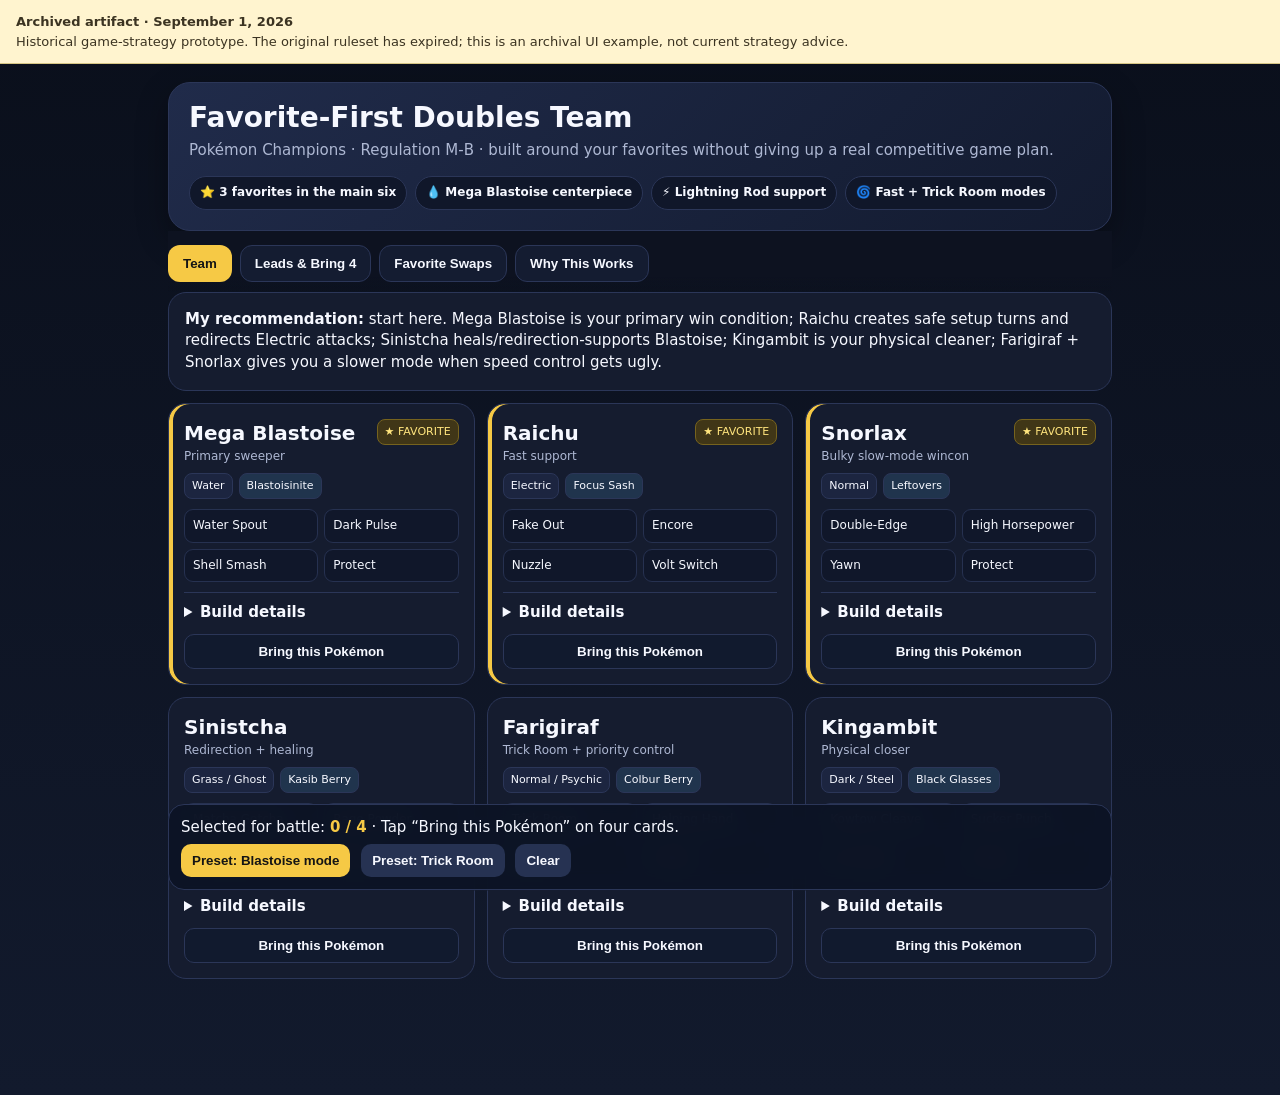
<file: assets/artifacts/doubles-team.html>
<!doctype html>
<html lang="en">
<head><meta http-equiv="Content-Security-Policy" content="default-src 'none'; script-src 'unsafe-inline'; style-src 'unsafe-inline'; img-src data:; connect-src 'none'; form-action 'none'; base-uri 'none'">
<meta charset="utf-8"/>
<meta name="viewport" content="width=device-width,initial-scale=1"/>
<title>Favorite-First Pokémon Champions Doubles Team</title>
<style>
:root{
  --bg:#0d1220; --panel:#151c2f; --panel2:#1c2540; --text:#f6f8ff; --muted:#aeb8d3;
  --accent:#f6c945; --good:#66d9a3; --warn:#ffb86b; --bad:#ff7a90; --line:#2b3658;
}
*{box-sizing:border-box}
body{margin:0;background:linear-gradient(180deg,#0a0f1b,#121a2d);color:var(--text);font:15px/1.45 system-ui,-apple-system,Segoe UI,Roboto,sans-serif}
.wrap{max-width:980px;margin:auto;padding:18px}
.hero{background:linear-gradient(135deg,#202b4a,#131b30);border:1px solid var(--line);border-radius:22px;padding:20px;box-shadow:0 12px 32px #0005}
h1{font-size:28px;line-height:1.05;margin:0 0 8px}
.sub{color:var(--muted);margin:0}
.badges{display:flex;gap:8px;flex-wrap:wrap;margin-top:14px}
.badge{padding:7px 10px;border-radius:999px;background:#10172a;border:1px solid var(--line);font-size:12px;font-weight:700}
.tabs{display:flex;gap:8px;overflow:auto;padding:14px 0 10px;position:sticky;top:0;background:linear-gradient(180deg,#0d1220 75%,transparent);z-index:3}
.tab{border:1px solid var(--line);background:#141c31;color:var(--text);border-radius:12px;padding:10px 14px;font-weight:800;white-space:nowrap;cursor:pointer}
.tab.active{background:var(--accent);color:#151515;border-color:transparent}
.panel{display:none}.panel.active{display:block}
.grid{display:grid;grid-template-columns:repeat(auto-fit,minmax(280px,1fr));gap:12px}
.card{background:var(--panel);border:1px solid var(--line);border-radius:18px;padding:15px}
.card.favorite{box-shadow:inset 4px 0 0 var(--accent)}
.top{display:flex;justify-content:space-between;gap:10px;align-items:flex-start}
.name{font-size:20px;font-weight:900}
.role{color:var(--muted);font-size:12px}
.pills{display:flex;gap:6px;flex-wrap:wrap;margin:8px 0}
.pill{font-size:11px;padding:4px 7px;border-radius:8px;background:var(--panel2);border:1px solid var(--line)}
.fav{background:#403617;border-color:#76631e;color:#ffe57e}
.item{background:#20344d}
.moves{display:grid;grid-template-columns:1fr 1fr;gap:6px;margin:10px 0}
.move{background:#10172a;border-radius:9px;padding:7px 8px;font-size:12px;border:1px solid #263150}
.note{font-size:12px;color:var(--muted)}
details{margin-top:10px;border-top:1px solid var(--line);padding-top:9px}
summary{cursor:pointer;font-weight:800}
.pick{margin-top:10px;width:100%;padding:9px;border-radius:10px;border:1px solid var(--line);background:#111a2e;color:var(--text);font-weight:800;cursor:pointer}
.pick.selected{background:var(--good);color:#07150f;border-color:transparent}
.box{background:var(--panel);border:1px solid var(--line);border-radius:18px;padding:16px;margin-bottom:12px}
.lead{display:grid;grid-template-columns:1fr auto;gap:8px;align-items:center;padding:10px 0;border-bottom:1px solid var(--line)}
.lead:last-child{border-bottom:0}
.tag{font-size:11px;font-weight:900;padding:5px 8px;border-radius:8px}
.good{background:#163a2d;color:#8af1c1}.mid{background:#433817;color:#ffe27a}.danger{background:#45222b;color:#ffadbd}
.swap{display:grid;grid-template-columns:1fr auto 1fr;gap:8px;align-items:center;padding:11px 0;border-bottom:1px solid var(--line)}
.swap:last-child{border:0}
.arrow{color:var(--accent);font-weight:900}
.small{font-size:12px;color:var(--muted)}
#selection{position:sticky;bottom:10px;background:#0c1425eF;border:1px solid var(--line);backdrop-filter:blur(12px);padding:12px;border-radius:16px;margin-top:12px}
#selection strong{color:var(--accent)}
button.action{border:0;background:var(--accent);color:#141414;border-radius:10px;padding:9px 11px;font-weight:900;cursor:pointer;margin:6px 6px 0 0}
button.secondary{background:#263252;color:var(--text)}
pre{white-space:pre-wrap;background:#0b1120;border:1px solid var(--line);padding:12px;border-radius:12px;font-size:12px}
a{color:#9cc2ff}
@media(max-width:520px){
  .wrap{padding:12px}.hero{padding:16px}h1{font-size:24px}.moves{grid-template-columns:1fr}.swap{grid-template-columns:1fr}.arrow{transform:rotate(90deg);justify-self:center}
}
</style>
</head>
<body><aside style="font:13px/1.5 system-ui,sans-serif;background:#fff4cf;color:#3b3321;padding:12px 16px;border-bottom:1px solid #d6c584;position:relative;z-index:20"><strong>Archived artifact · September 1, 2026</strong><br>Historical game-strategy prototype. The original ruleset has expired; this is an archival UI example, not current strategy advice.</aside>
<div class="wrap">
  <section class="hero">
    <h1>Favorite‑First Doubles Team</h1>
    <p class="sub">Pokémon Champions · Regulation M‑B · built around your favorites without giving up a real competitive game plan.</p>
    <div class="badges">
      <span class="badge">⭐ 3 favorites in the main six</span>
      <span class="badge">💧 Mega Blastoise centerpiece</span>
      <span class="badge">⚡ Lightning Rod support</span>
      <span class="badge">🌀 Fast + Trick Room modes</span>
    </div>
  </section>

  <nav class="tabs">
    <button class="tab active" data-tab="team">Team</button>
    <button class="tab" data-tab="leads">Leads & Bring 4</button>
    <button class="tab" data-tab="swaps">Favorite Swaps</button>
    <button class="tab" data-tab="why">Why This Works</button>
  </nav>

  <section id="team" class="panel active">
    <div class="box">
      <b>My recommendation:</b> start here. Mega Blastoise is your primary win condition; Raichu creates safe setup turns and redirects Electric attacks; Sinistcha heals/redirection-supports Blastoise; Kingambit is your physical cleaner; Farigiraf + Snorlax gives you a slower mode when speed control gets ugly.
    </div>
    <div class="grid" id="cards"></div>
    <div id="selection">Selected for battle: <strong id="count">0 / 4</strong> · <span id="chosen">Tap “Bring this Pokémon” on four cards.</span><br/>
      <button class="action" onclick="preset('blast')">Preset: Blastoise mode</button>
      <button class="action secondary" onclick="preset('tr')">Preset: Trick Room</button>
      <button class="action secondary" onclick="clearPicks()">Clear</button>
    </div>
  </section>

  <section id="leads" class="panel">
    <div class="box">
      <h2 style="margin-top:0">Easy lead guide</h2>
      <div class="lead"><div><b>Raichu + Mega Blastoise</b><div class="small">Default. Fake Out buys Shell Smash; Lightning Rod discourages Electric targeting.</div></div><span class="tag good">DEFAULT</span></div>
      <div class="lead"><div><b>Sinistcha + Mega Blastoise</b><div class="small">Use into teams that can pressure Raichu. Rage Powder can buy setup; Hospitality restores Water Spout power after a switch.</div></div><span class="tag good">SAFE SETUP</span></div>
      <div class="lead"><div><b>Farigiraf + Snorlax</b><div class="small">Use when their team is very fast or vulnerable to Trick Room. Armor Tail also shuts down opposing priority.</div></div><span class="tag mid">SLOW MODE</span></div>
      <div class="lead"><div><b>Raichu + Kingambit</b><div class="small">Good when you don't need Shell Smash immediately. Fake Out + strong Dark pressure can punish passive leads.</div></div><span class="tag mid">PRESSURE</span></div>
    </div>
    <div class="box">
      <h2 style="margin-top:0">Typical Bring 4</h2>
      <p><b>Most games:</b> Blastoise / Raichu / Sinistcha / Kingambit.</p>
      <p><b>Into hyper offense:</b> Blastoise / Raichu / Farigiraf / Kingambit.</p>
      <p><b>Into speed-heavy or Trick Room teams:</b> Farigiraf / Snorlax / Kingambit / Sinistcha.</p>
      <p class="small">You do not need to bring Snorlax every game. Think of it as your “change the speed axis” button.</p>
    </div>
  </section>

  <section id="swaps" class="panel">
    <div class="box">
      <h2 style="margin-top:0">Want even more favorites?</h2>
      <div class="swap"><div><b>Kingambit</b><div class="small">Best overall physical closer</div></div><div class="arrow">→</div><div><b>Heracross</b><div class="small">More personal, less consistent. Try Choice Scarf + Moxie with Close Combat / Megahorn / Rock Slide / Knock Off. Avoid Mega Heracross here because it competes with Mega Blastoise for your one Mega.</div></div></div>
      <div class="swap"><div><b>Farigiraf</b><div class="small">Reliable Trick Room + priority denial</div></div><div class="arrow">→</div><div><b>Decidueye</b><div class="small">Playable, but you lose your clean speed-control mode. Best as a physical utility attacker: Spirit Shackle / Leaf Blade / Tailwind / Protect.</div></div></div>
      <div class="swap"><div><b>Raichu</b><div class="small">Best Blastoise partner</div></div><div class="arrow">→</div><div><b>Pikachu</b><div class="small">Use only if you really want Pikachu. Light Ball gives damage, but Raichu's Speed + bulk + support profile is much easier to win with.</div></div></div>
      <div class="swap"><div><b>Future slot</b></div><div class="arrow">→</div><div><b>Porygon2 / Porygon-Z</b><div class="small">The Porygon line is not in the current M‑B eligible roster. If it becomes legal in a later regulation, Porygon2 is the form I'd test first because bulky Trick Room support fits this team naturally.</div></div></div>
    </div>
  </section>

  <section id="why" class="panel">
    <div class="box">
      <h2 style="margin-top:0">Why I didn't just use all six favorites</h2>
      <p><b>Blastoise:</b> absolutely worth building around. Mega Blastoise has a real tournament shell-smash niche, and Water Spout + Dark Pulse is the standard offensive core.</p>
      <p><b>Raichu:</b> a strong doubles support choice even without Mega Evolving. Lightning Rod is especially valuable beside Blastoise.</p>
      <p><b>Snorlax:</b> viable as a bulky slow-mode piece, but it needs Trick Room support to feel threatening rather than passive.</p>
      <p><b>Heracross:</b> dangerous, but the 4× Flying weakness is a real liability and Mega Heracross would take the Mega slot away from Blastoise.</p>
      <p><b>Decidueye:</b> usable but fringe in M‑B. It brings nice Grass/Ghost coverage, yet doesn't solve as many team problems as Farigiraf/Sinistcha.</p>
      <p><b>Pikachu:</b> Light Ball is fun, but Raichu gives you a cleaner support profile.</p>
    </div>
    <div class="box">
      <h3 style="margin-top:0">Current-format note</h3>
      <p>Regulation M‑B is currently scheduled through <b>September 9, 2026</b>. M‑C starts that day and its full eligible roster has not yet been announced, so I would re-check the team when M‑C lands.</p>
    </div>
    <div class="box">
      <h3 style="margin-top:0">Sources used</h3>
      <div class="small">
        Pokémon Champions official regulation and strategy pages; Pokémon Zone Season 5 / Mega Blastoise / Sinistcha / Kingambit data; poch.ms current doubles usage and move data for Raichu and Snorlax.
      </div>
    </div>
  </section>
</div>

<script>
const team = [
 {id:'blast',name:'Mega Blastoise',fav:true,role:'Primary sweeper',type:'Water',item:'Blastoisinite',ability:'Torrent → Mega Launcher',nature:'Modest',sp:'2 HP / 32 SpA / 32 Spe',
  moves:['Water Spout','Dark Pulse','Shell Smash','Protect'],note:'Your main win condition. Preserve HP for Water Spout; use Fake Out or Rage Powder to create a Shell Smash turn.'},
 {id:'raichu',name:'Raichu',fav:true,role:'Fast support',type:'Electric',item:'Focus Sash',ability:'Lightning Rod',nature:'Timid',sp:'2 HP / 32 SpA / 32 Spe',
  moves:['Fake Out','Encore','Nuzzle','Volt Switch'],note:'Protects Blastoise from Electric moves and creates setup windows. If you want a safer beginner set, use Protect over Nuzzle.'},
 {id:'snorlax',name:'Snorlax',fav:true,role:'Bulky slow-mode wincon',type:'Normal',item:'Leftovers',ability:'Thick Fat',nature:'Relaxed',sp:'32 HP / 32 Def / 2 SpD',
  moves:['Double-Edge','High Horsepower','Yawn','Protect'],note:'Bring it when Trick Room is good. I prefer consistent damage over the more ladder-common Fissure option.'},
 {id:'sinistcha',name:'Sinistcha',fav:false,role:'Redirection + healing',type:'Grass / Ghost',item:'Kasib Berry',ability:'Hospitality',nature:'Bold',sp:'32 HP / 32 Def / 2 SpD',
  moves:['Matcha Gotcha','Rage Powder','Trick Room','Protect'],note:'Fantastic with Blastoise: Rage Powder buys turns, and Hospitality restores 25% HP on switch-in.'},
 {id:'farigiraf',name:'Farigiraf',fav:false,role:'Trick Room + priority control',type:'Normal / Psychic',item:'Colbur Berry',ability:'Armor Tail',nature:'Relaxed',sp:'32 HP / 20 Def / 14 SpD',
  moves:['Trick Room','Helping Hand','Psychic','Protect'],note:'Enables Snorlax and blocks opposing priority. It can also reverse an enemy Trick Room.'},
 {id:'king',name:'Kingambit',fav:false,role:'Physical closer',type:'Dark / Steel',item:'Black Glasses',ability:'Defiant',nature:'Adamant',sp:'32 HP / 32 Atk / 2 SpD',
  moves:['Kowtow Cleave','Sucker Punch','Iron Head','Protect'],note:'Gives the team much-needed physical pressure, Fairy resistance, and priority cleaning.'},
];

let selected = new Set();
function renderCards(){
  const root=document.getElementById('cards');
  root.innerHTML=team.map(p=>`
    <article class="card ${p.fav?'favorite':''}">
      <div class="top">
        <div><div class="name">${p.name}</div><div class="role">${p.role}</div></div>
        ${p.fav?'<span class="pill fav">★ FAVORITE</span>':''}
      </div>
      <div class="pills"><span class="pill">${p.type}</span><span class="pill item">${p.item}</span></div>
      <div class="moves">${p.moves.map(m=>`<div class="move">${m}</div>`).join('')}</div>
      <details><summary>Build details</summary>
        <p class="note"><b>Ability:</b> ${p.ability}<br><b>Stat Alignment:</b> ${p.nature}<br><b>Stat Points:</b> ${p.sp}</p>
        <p class="note">${p.note}</p>
      </details>
      <button class="pick" id="pick-${p.id}" onclick="togglePick('${p.id}')">Bring this Pokémon</button>
    </article>`).join('');
}
function togglePick(id){
  if(selected.has(id)) selected.delete(id);
  else if(selected.size<4) selected.add(id);
  updatePicks();
}
function updatePicks(){
  team.forEach(p=>{
    const b=document.getElementById('pick-'+p.id);
    if(!b)return;
    const on=selected.has(p.id); b.classList.toggle('selected',on); b.textContent=on?'✓ Selected':'Bring this Pokémon';
  });
  document.getElementById('count').textContent=`${selected.size} / 4`;
  document.getElementById('chosen').textContent=selected.size?team.filter(p=>selected.has(p.id)).map(p=>p.name).join(' · '):'Tap “Bring this Pokémon” on four cards.';
}
function preset(kind){
 selected.clear();
 (kind==='blast'?['blast','raichu','sinistcha','king']:['farigiraf','snorlax','sinistcha','king']).forEach(x=>selected.add(x));
 updatePicks();
}
function clearPicks(){selected.clear();updatePicks();}
document.querySelectorAll('.tab').forEach(btn=>btn.addEventListener('click',()=>{
 document.querySelectorAll('.tab').forEach(x=>x.classList.remove('active'));
 document.querySelectorAll('.panel').forEach(x=>x.classList.remove('active'));
 btn.classList.add('active'); document.getElementById(btn.dataset.tab).classList.add('active');
}));
renderCards(); updatePicks();
</script>
</body>
</html>
</file>
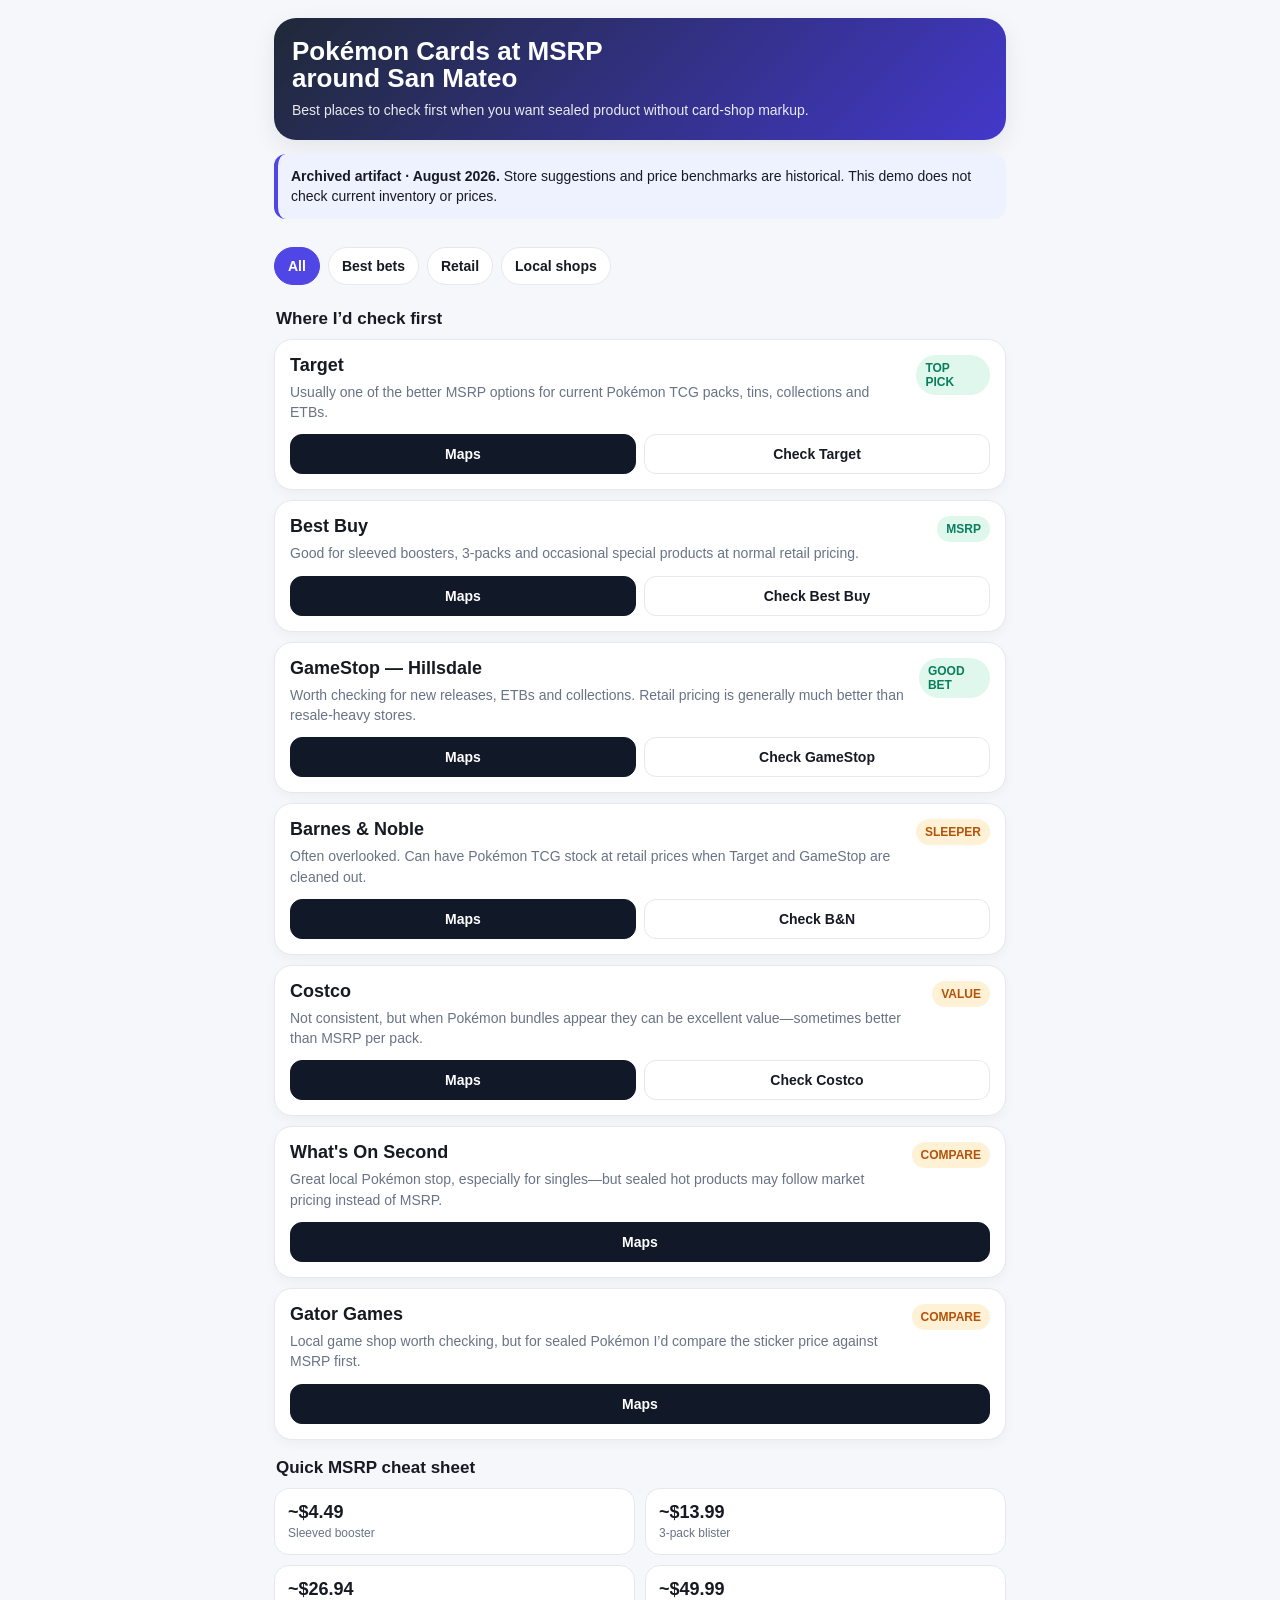
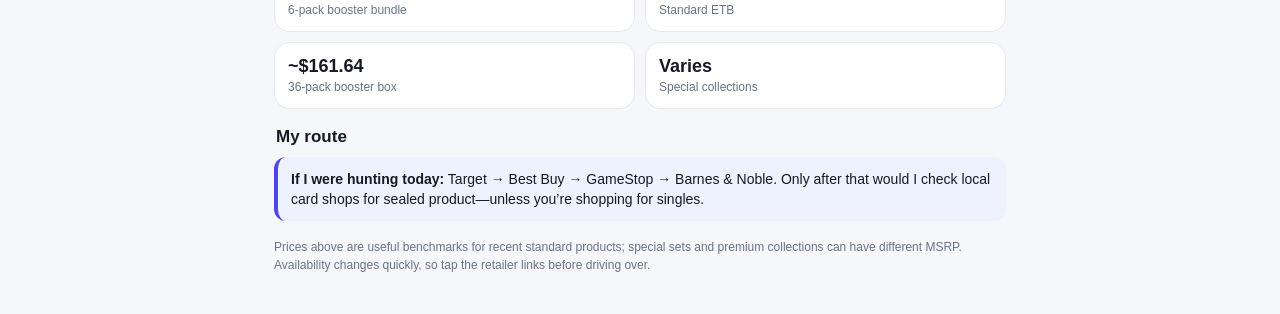
<file: assets/artifacts/msrp-finder.html>
<!DOCTYPE html>
<html lang="en">
<head>
<meta charset="UTF-8" />
<meta http-equiv="Content-Security-Policy" content="default-src 'none'; script-src 'unsafe-inline'; style-src 'unsafe-inline'; connect-src 'none'; form-action 'none'; base-uri 'none'">
<meta name="viewport" content="width=device-width, initial-scale=1.0, viewport-fit=cover" />
<title>San Mateo Pokémon Cards — MSRP Finder</title>
<style>
  :root{
    --bg:#f6f7fb; --card:#ffffff; --text:#171923; --muted:#697386;
    --border:#e6e8ef; --accent:#4f46e5; --good:#087f5b; --warn:#b45309;
    --shadow:0 8px 24px rgba(22,29,37,.08);
  }
  *{box-sizing:border-box}
  body{
    margin:0; background:var(--bg); color:var(--text);
    font-family:-apple-system,BlinkMacSystemFont,"Segoe UI",Roboto,Helvetica,Arial,sans-serif;
  }
  .wrap{max-width:760px;margin:0 auto;padding:18px 14px 40px}
  .hero{
    background:linear-gradient(135deg,#1f2937,#4338ca);
    color:#fff;border-radius:22px;padding:20px 18px;box-shadow:var(--shadow);
  }
  h1{font-size:26px;line-height:1.05;margin:0 0 8px}
  .sub{font-size:14px;opacity:.9;line-height:1.4}
  .pillrow{display:flex;gap:8px;overflow:auto;padding:14px 0 6px;scrollbar-width:none}
  .pillrow::-webkit-scrollbar{display:none}
  button{
    border:1px solid var(--border);background:#fff;color:var(--text);
    border-radius:999px;padding:10px 13px;font-size:14px;font-weight:700;
    white-space:nowrap;
  }
  button.active{background:var(--accent);color:#fff;border-color:var(--accent)}
  .section-title{font-size:17px;font-weight:800;margin:18px 2px 10px}
  .card{
    background:var(--card);border:1px solid var(--border);border-radius:18px;
    padding:15px;margin:10px 0;box-shadow:0 4px 12px rgba(22,29,37,.04);
  }
  .top{display:flex;align-items:flex-start;justify-content:space-between;gap:12px}
  .name{font-size:18px;font-weight:800}
  .tag{font-size:12px;font-weight:800;padding:6px 9px;border-radius:999px}
  .best{background:#dff7ed;color:var(--good)}
  .okay{background:#fff1d6;color:var(--warn)}
  .desc{font-size:14px;color:var(--muted);line-height:1.45;margin-top:6px}
  .actions{display:flex;gap:8px;margin-top:12px}
  .actions a{
    flex:1;text-decoration:none;text-align:center;padding:11px;border-radius:12px;
    font-size:14px;font-weight:800;border:1px solid var(--border);color:var(--text);background:#fff;
  }
  .actions a.primary{background:#111827;color:#fff;border-color:#111827}
  .pricegrid{display:grid;grid-template-columns:1fr 1fr;gap:10px}
  .price{background:#fff;border:1px solid var(--border);border-radius:15px;padding:13px}
  .price strong{display:block;font-size:18px}
  .price span{font-size:12px;color:var(--muted)}
  .tip{
    border-left:4px solid var(--accent);background:#eef2ff;border-radius:12px;padding:12px 13px;
    font-size:14px;line-height:1.45;
  }
  .footer{font-size:12px;color:var(--muted);line-height:1.45;margin-top:18px}
  .hidden{display:none}
</style>
</head>
<body>
<div class="wrap">
  <div class="hero">
    <h1>Pokémon Cards at MSRP<br>around San Mateo</h1>
    <div class="sub">Best places to check first when you want sealed product without card-shop markup.</div>
  </div>

  <p class="tip"><strong>Archived artifact · August 2026.</strong> Store suggestions and price benchmarks are historical. This demo does not check current inventory or prices.</p>

  <div class="pillrow" id="filters">
    <button class="active" data-filter="all">All</button>
    <button data-filter="best">Best bets</button>
    <button data-filter="retail">Retail</button>
    <button data-filter="local">Local shops</button>
  </div>

  <div class="section-title">Where I’d check first</div>

  <div class="card store" data-type="best retail">
    <div class="top">
      <div>
        <div class="name">Target</div>
        <div class="desc">Usually one of the better MSRP options for current Pokémon TCG packs, tins, collections and ETBs.</div>
      </div>
      <div class="tag best">TOP PICK</div>
    </div>
    <div class="actions">
      <a class="primary" href="https://www.google.com/maps/search/Target+San+Mateo+CA" target="_blank" rel="noopener noreferrer">Maps</a>
      <a href="https://www.target.com/s?searchTerm=pokemon+cards" target="_blank" rel="noopener noreferrer">Check Target</a>
    </div>
  </div>

  <div class="card store" data-type="best retail">
    <div class="top">
      <div>
        <div class="name">Best Buy</div>
        <div class="desc">Good for sleeved boosters, 3-packs and occasional special products at normal retail pricing.</div>
      </div>
      <div class="tag best">MSRP</div>
    </div>
    <div class="actions">
      <a class="primary" href="https://www.google.com/maps/search/Best+Buy+near+San+Mateo+CA" target="_blank" rel="noopener noreferrer">Maps</a>
      <a href="https://www.bestbuy.com/site/searchpage.jsp?st=pokemon+cards" target="_blank" rel="noopener noreferrer">Check Best Buy</a>
    </div>
  </div>

  <div class="card store" data-type="best retail">
    <div class="top">
      <div>
        <div class="name">GameStop — Hillsdale</div>
        <div class="desc">Worth checking for new releases, ETBs and collections. Retail pricing is generally much better than resale-heavy stores.</div>
      </div>
      <div class="tag best">GOOD BET</div>
    </div>
    <div class="actions">
      <a class="primary" href="https://www.google.com/maps/search/GameStop+Hillsdale+San+Mateo" target="_blank" rel="noopener noreferrer">Maps</a>
      <a href="https://www.gamestop.com/search/?q=pokemon+tcg" target="_blank" rel="noopener noreferrer">Check GameStop</a>
    </div>
  </div>

  <div class="card store" data-type="retail">
    <div class="top">
      <div>
        <div class="name">Barnes & Noble</div>
        <div class="desc">Often overlooked. Can have Pokémon TCG stock at retail prices when Target and GameStop are cleaned out.</div>
      </div>
      <div class="tag okay">SLEEPER</div>
    </div>
    <div class="actions">
      <a class="primary" href="https://www.google.com/maps/search/Barnes+%26+Noble+near+San+Mateo+CA" target="_blank" rel="noopener noreferrer">Maps</a>
      <a href="https://www.barnesandnoble.com/s/pokemon+cards" target="_blank" rel="noopener noreferrer">Check B&N</a>
    </div>
  </div>

  <div class="card store" data-type="retail">
    <div class="top">
      <div>
        <div class="name">Costco</div>
        <div class="desc">Not consistent, but when Pokémon bundles appear they can be excellent value—sometimes better than MSRP per pack.</div>
      </div>
      <div class="tag okay">VALUE</div>
    </div>
    <div class="actions">
      <a class="primary" href="https://www.google.com/maps/search/Costco+near+San+Mateo+CA" target="_blank" rel="noopener noreferrer">Maps</a>
      <a href="https://www.costco.com/CatalogSearch?dept=All&keyword=pokemon" target="_blank" rel="noopener noreferrer">Check Costco</a>
    </div>
  </div>

  <div class="card store" data-type="local">
    <div class="top">
      <div>
        <div class="name">What's On Second</div>
        <div class="desc">Great local Pokémon stop, especially for singles—but sealed hot products may follow market pricing instead of MSRP.</div>
      </div>
      <div class="tag okay">COMPARE</div>
    </div>
    <div class="actions">
      <a class="primary" href="https://www.google.com/maps/search/What's+On+Second+San+Mateo" target="_blank" rel="noopener noreferrer">Maps</a>
    </div>
  </div>

  <div class="card store" data-type="local">
    <div class="top">
      <div>
        <div class="name">Gator Games</div>
        <div class="desc">Local game shop worth checking, but for sealed Pokémon I’d compare the sticker price against MSRP first.</div>
      </div>
      <div class="tag okay">COMPARE</div>
    </div>
    <div class="actions">
      <a class="primary" href="https://www.google.com/maps/search/Gator+Games+San+Mateo" target="_blank" rel="noopener noreferrer">Maps</a>
    </div>
  </div>

  <div class="section-title">Quick MSRP cheat sheet</div>
  <div class="pricegrid">
    <div class="price"><strong>~$4.49</strong><span>Sleeved booster</span></div>
    <div class="price"><strong>~$13.99</strong><span>3-pack blister</span></div>
    <div class="price"><strong>~$26.94</strong><span>6-pack booster bundle</span></div>
    <div class="price"><strong>~$49.99</strong><span>Standard ETB</span></div>
    <div class="price"><strong>~$161.64</strong><span>36-pack booster box</span></div>
    <div class="price"><strong>Varies</strong><span>Special collections</span></div>
  </div>

  <div class="section-title">My route</div>
  <div class="tip">
    <b>If I were hunting today:</b> Target → Best Buy → GameStop → Barnes & Noble.  
    Only after that would I check local card shops for sealed product—unless you’re shopping for singles.
  </div>

  <div class="footer">
    Prices above are useful benchmarks for recent standard products; special sets and premium collections can have different MSRP.
    Availability changes quickly, so tap the retailer links before driving over.
  </div>
</div>

<script>
  const buttons = document.querySelectorAll('#filters button');
  const stores = document.querySelectorAll('.store');

  buttons.forEach(btn => {
    btn.addEventListener('click', () => {
      buttons.forEach(b => b.classList.remove('active'));
      btn.classList.add('active');
      const f = btn.dataset.filter;

      stores.forEach(s => {
        s.classList.toggle('hidden', f !== 'all' && !s.dataset.type.includes(f));
      });
    });
  });
</script>
</body>
</html>
</file>
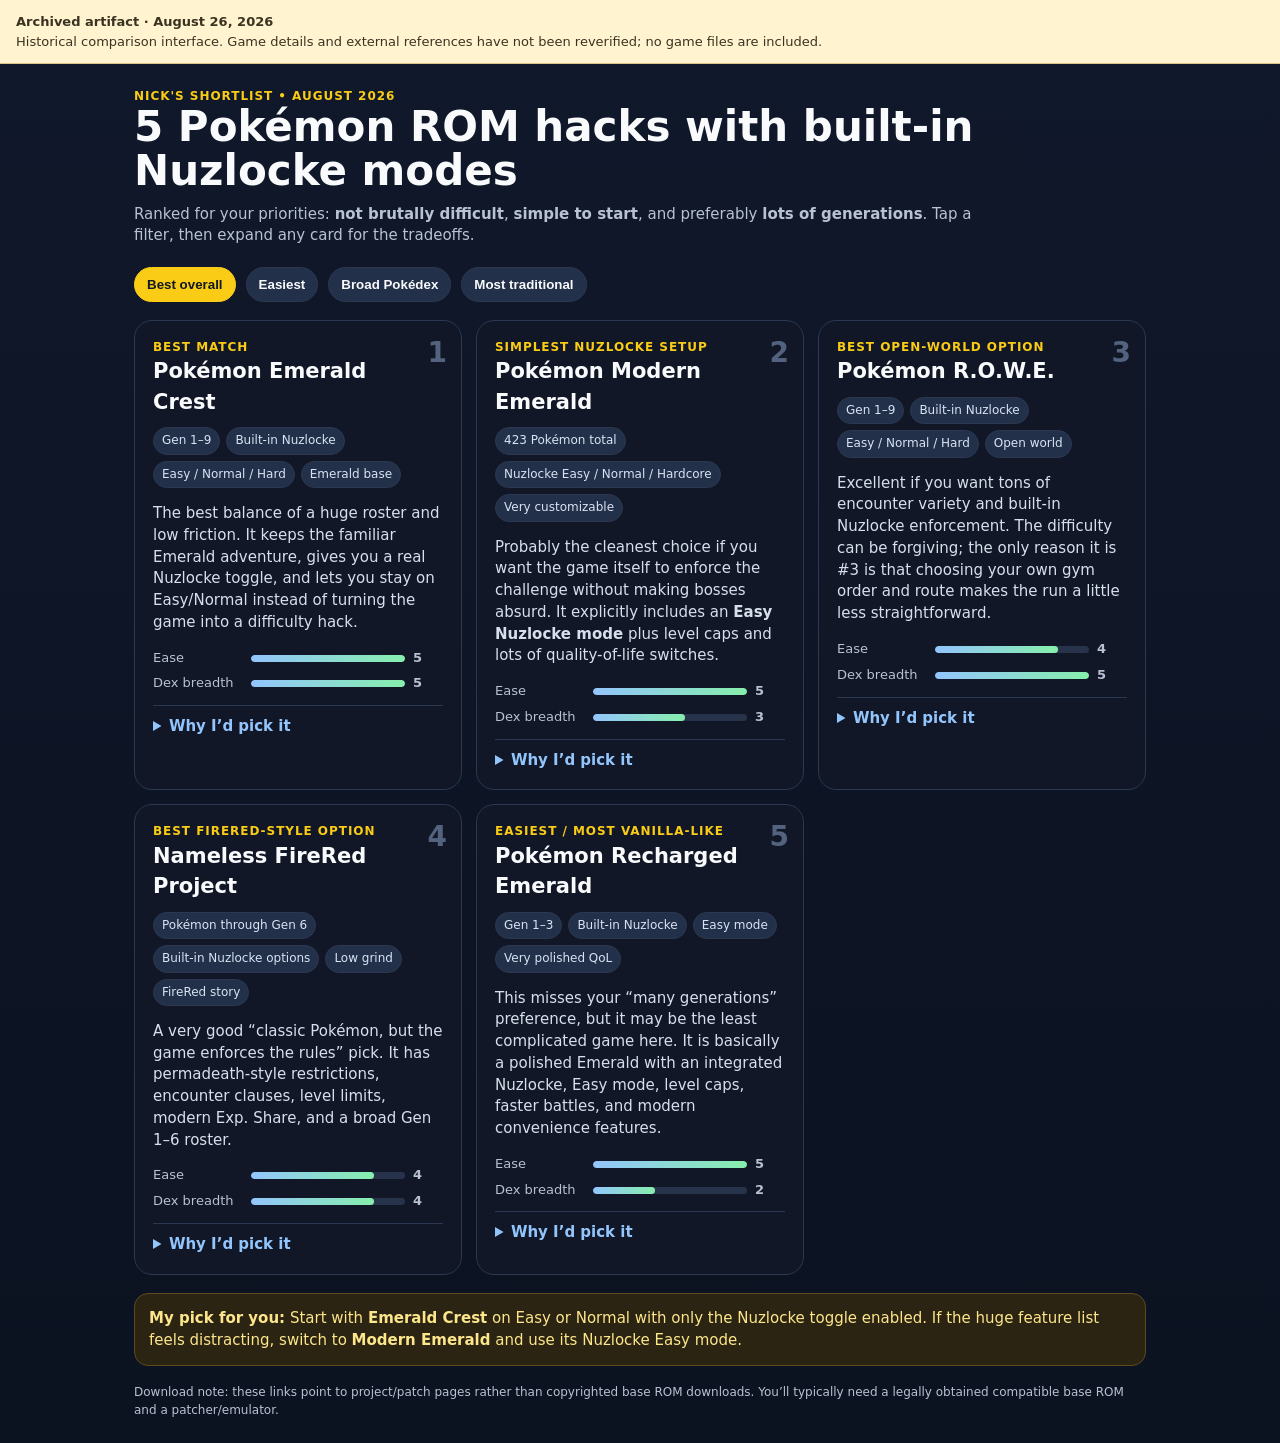
<file: assets/artifacts/nuzlocke.html>
<!doctype html>
<html lang="en">
<head><meta http-equiv="Content-Security-Policy" content="default-src 'none'; script-src 'unsafe-inline'; style-src 'unsafe-inline'; img-src data:; connect-src 'none'; form-action 'none'; base-uri 'none'">
<meta charset="utf-8" />
<meta name="viewport" content="width=device-width,initial-scale=1" />
<title>5 Easy Pokémon ROM Hacks with Built-In Nuzlocke Modes</title>
<style>
  :root{
    --bg:#0f172a; --panel:#111827; --panel2:#172033; --text:#f8fafc;
    --muted:#b8c2d3; --line:#2b3850; --accent:#facc15; --good:#86efac;
    --chip:#22304a; --blue:#93c5fd;
  }
  *{box-sizing:border-box}
  body{margin:0;font:15px/1.45 system-ui,-apple-system,Segoe UI,Roboto,sans-serif;background:linear-gradient(180deg,#10182b,#0b1220);color:var(--text)}
  .wrap{max-width:1060px;margin:auto;padding:24px}
  h1{font-size:clamp(26px,4vw,42px);line-height:1.05;margin:0 0 10px}
  .lede{color:var(--muted);max-width:850px;margin:0 0 20px}
  .controls{display:flex;gap:10px;flex-wrap:wrap;margin:18px 0}
  button,.linkbtn{border:1px solid var(--line);background:var(--chip);color:var(--text);padding:9px 12px;border-radius:999px;cursor:pointer;text-decoration:none;font-weight:650}
  button.active{background:var(--accent);color:#111827;border-color:var(--accent)}
  .grid{display:grid;grid-template-columns:repeat(auto-fit,minmax(280px,1fr));gap:14px}
  .card{background:rgba(17,24,39,.94);border:1px solid var(--line);border-radius:18px;padding:18px;transition:.18s transform,.18s border-color;position:relative}
  .card:hover{transform:translateY(-2px);border-color:#52627f}
  .rank{position:absolute;right:14px;top:12px;font-weight:900;font-size:28px;color:#52627f}
  .title{font-size:21px;font-weight:800;margin:0 42px 6px 0}
  .best{color:var(--accent);font-size:12px;font-weight:800;text-transform:uppercase;letter-spacing:.08em}
  .chips{display:flex;gap:6px;flex-wrap:wrap;margin:10px 0 12px}
  .chip{font-size:12px;background:var(--chip);color:#d9e3f3;border:1px solid var(--line);padding:4px 8px;border-radius:999px}
  .score{display:grid;grid-template-columns:90px 1fr 30px;align-items:center;gap:8px;margin:7px 0;color:var(--muted);font-size:13px}
  .bar{height:7px;background:#26334a;border-radius:99px;overflow:hidden}
  .fill{height:100%;background:linear-gradient(90deg,#93c5fd,#86efac);border-radius:99px}
  details{margin-top:12px;border-top:1px solid var(--line);padding-top:10px}
  summary{cursor:pointer;font-weight:750;color:var(--blue)}
  .why{color:#d7dfec}
  .note{color:var(--muted);font-size:13px}
  .warn{margin:18px 0 0;padding:14px;border:1px solid #5c4b1f;background:#2b2413;border-radius:14px;color:#fde68a}
  .footer{margin-top:18px;color:var(--muted);font-size:12px}
  .hidden{display:none}
</style>
</head>
<body><aside style="font:13px/1.5 system-ui,sans-serif;background:#fff4cf;color:#3b3321;padding:12px 16px;border-bottom:1px solid #d6c584;position:relative;z-index:20"><strong>Archived artifact · August 26, 2026</strong><br>Historical comparison interface. Game details and external references have not been reverified; no game files are included.</aside>
<div class="wrap">
  <div class="best">Nick's shortlist • August 2026</div>
  <h1>5 Pokémon ROM hacks with built-in Nuzlocke modes</h1>
  <p class="lede">Ranked for your priorities: <b>not brutally difficult</b>, <b>simple to start</b>, and preferably <b>lots of generations</b>. Tap a filter, then expand any card for the tradeoffs.</p>

  <div class="controls">
    <button class="active" data-filter="all">Best overall</button>
    <button data-filter="easy">Easiest</button>
    <button data-filter="broad">Broad Pokédex</button>
    <button data-filter="linear">Most traditional</button>
  </div>

  <div class="grid" id="grid">
    <article class="card" data-tags="easy broad linear" data-ease="5" data-dex="5">
      <div class="rank">1</div>
      <div class="best">Best match</div>
      <h2 class="title">Pokémon Emerald Crest</h2>
      <div class="chips"><span class="chip">Gen 1–9</span><span class="chip">Built-in Nuzlocke</span><span class="chip">Easy / Normal / Hard</span><span class="chip">Emerald base</span></div>
      <p class="why">The best balance of a huge roster and low friction. It keeps the familiar Emerald adventure, gives you a real Nuzlocke toggle, and lets you stay on Easy/Normal instead of turning the game into a difficulty hack.</p>
      <div class="score"><span>Ease</span><div class="bar"><div class="fill" style="width:100%"></div></div><b>5</b></div>
      <div class="score"><span>Dex breadth</span><div class="bar"><div class="fill" style="width:100%"></div></div><b>5</b></div>
      <details><summary>Why I’d pick it</summary>
        <p>All generations 1–9 are represented, and the project’s current site distributes a patch file with simple patching instructions. It also has plenty of optional extras, but you can ignore most of them and play a fairly recognizable Emerald run.</p>
        <p class="note"><b>Complexity caveat:</b> there are many optional systems (open world, randomizer, Mega Evolution, Z-Moves, seasons), so resist the temptation to turn everything on for your first run.</p>
        <a class="linkbtn" target="_blank" rel="noopener noreferrer" href="https://romhackstudios.github.io/">Project / patch page</a>
      </details>
    </article>

    <article class="card" data-tags="easy linear" data-ease="5" data-dex="3">
      <div class="rank">2</div>
      <div class="best">Simplest Nuzlocke setup</div>
      <h2 class="title">Pokémon Modern Emerald</h2>
      <div class="chips"><span class="chip">423 Pokémon total</span><span class="chip">Nuzlocke Easy / Normal / Hardcore</span><span class="chip">Very customizable</span></div>
      <p class="why">Probably the cleanest choice if you want the game itself to enforce the challenge without making bosses absurd. It explicitly includes an <b>Easy Nuzlocke mode</b> plus level caps and lots of quality-of-life switches.</p>
      <div class="score"><span>Ease</span><div class="bar"><div class="fill" style="width:100%"></div></div><b>5</b></div>
      <div class="score"><span>Dex breadth</span><div class="bar"><div class="fill" style="width:60%"></div></div><b>3</b></div>
      <details><summary>Why I’d pick it</summary>
        <p>Its difficulty philosophy is specifically not “super hard.” Easy mode lowers opposing levels and boosts experience, while the Nuzlocke menu can enforce permadeath and other rules. The expanded roster is much broader than vanilla Emerald, although it is not a full Gen 1–9 dex.</p>
        <p class="note"><b>Best for:</b> your first enforced Nuzlocke if you care more about comfort than having every modern Pokémon.</p>
        <a class="linkbtn" target="_blank" rel="noopener noreferrer" href="https://github.com/resetes12/pokeemerald/releases">Official releases</a>
      </details>
    </article>

    <article class="card" data-tags="easy broad" data-ease="4" data-dex="5">
      <div class="rank">3</div>
      <div class="best">Best open-world option</div>
      <h2 class="title">Pokémon R.O.W.E.</h2>
      <div class="chips"><span class="chip">Gen 1–9</span><span class="chip">Built-in Nuzlocke</span><span class="chip">Easy / Normal / Hard</span><span class="chip">Open world</span></div>
      <p class="why">Excellent if you want tons of encounter variety and built-in Nuzlocke enforcement. The difficulty can be forgiving; the only reason it is #3 is that choosing your own gym order and route makes the run a little less straightforward.</p>
      <div class="score"><span>Ease</span><div class="bar"><div class="fill" style="width:80%"></div></div><b>4</b></div>
      <div class="score"><span>Dex breadth</span><div class="bar"><div class="fill" style="width:100%"></div></div><b>5</b></div>
      <details><summary>Why I’d pick it</summary>
        <p>Current 2.x-era coverage includes Pokémon through Gen 9 and difficulty settings. The open-world design gives you flexibility to recover from deaths by exploring elsewhere—but it also means more choices about what counts as an area and when to take gyms.</p>
        <p class="note"><b>Best for:</b> replayability after you’ve done one simpler Nuzlocke.</p>
        <a class="linkbtn" target="_blank" rel="noopener noreferrer" href="https://github.com/Iamdivinefox/Rowe">Project source / patch links</a>
      </details>
    </article>

    <article class="card" data-tags="easy broad linear" data-ease="4" data-dex="4">
      <div class="rank">4</div>
      <div class="best">Best FireRed-style option</div>
      <h2 class="title">Nameless FireRed Project</h2>
      <div class="chips"><span class="chip">Pokémon through Gen 6</span><span class="chip">Built-in Nuzlocke options</span><span class="chip">Low grind</span><span class="chip">FireRed story</span></div>
      <p class="why">A very good “classic Pokémon, but the game enforces the rules” pick. It has permadeath-style restrictions, encounter clauses, level limits, modern Exp. Share, and a broad Gen 1–6 roster.</p>
      <div class="score"><span>Ease</span><div class="bar"><div class="fill" style="width:80%"></div></div><b>4</b></div>
      <div class="score"><span>Dex breadth</span><div class="bar"><div class="fill" style="width:80%"></div></div><b>4</b></div>
      <details><summary>Why I’d pick it</summary>
        <p>Community Nuzlockers have long recommended it specifically for built-in enforcement without Radical Red-level difficulty. It is older than the other picks, though, and the last widely circulated release is from 2017, so expect a few quirks.</p>
        <p class="note"><b>Best for:</b> a mostly familiar Kanto story with lots of newer Pokémon.</p>
        <a class="linkbtn" target="_blank" rel="noopener noreferrer" href="https://www.pokeharbor.com/2021/06/pokemon-nameless-firered-project/">Project info / source reference</a>
      </details>
    </article>

    <article class="card" data-tags="easy linear" data-ease="5" data-dex="2">
      <div class="rank">5</div>
      <div class="best">Easiest / most vanilla-like</div>
      <h2 class="title">Pokémon Recharged Emerald</h2>
      <div class="chips"><span class="chip">Gen 1–3</span><span class="chip">Built-in Nuzlocke</span><span class="chip">Easy mode</span><span class="chip">Very polished QoL</span></div>
      <p class="why">This misses your “many generations” preference, but it may be the least complicated game here. It is basically a polished Emerald with an integrated Nuzlocke, Easy mode, level caps, faster battles, and modern convenience features.</p>
      <div class="score"><span>Ease</span><div class="bar"><div class="fill" style="width:100%"></div></div><b>5</b></div>
      <div class="score"><span>Dex breadth</span><div class="bar"><div class="fill" style="width:40%"></div></div><b>2</b></div>
      <details><summary>Why I’d pick it</summary>
        <p>The creator distributes a free patch and explicitly lists Nuzlocke and level-cap support. Easy mode removes opponent EVs/IVs and adjusts levels, so the challenge comes from Nuzlocke rules rather than competitive boss design.</p>
        <p class="note"><b>Best for:</b> the lowest-stress first run.</p>
        <a class="linkbtn" target="_blank" rel="noopener noreferrer" href="https://ko-fi.com/s/bcfd8cef1c">Creator's free patch page</a>
      </details>
    </article>
  </div>

  <div class="warn"><b>My pick for you:</b> Start with <b>Emerald Crest</b> on Easy or Normal with only the Nuzlocke toggle enabled. If the huge feature list feels distracting, switch to <b>Modern Emerald</b> and use its Nuzlocke Easy mode.</div>
  <div class="footer">Download note: these links point to project/patch pages rather than copyrighted base ROM downloads. You’ll typically need a legally obtained compatible base ROM and a patcher/emulator.</div>
</div>

<script>
const buttons=[...document.querySelectorAll('button[data-filter]')];
const cards=[...document.querySelectorAll('.card')];
buttons.forEach(btn=>btn.addEventListener('click',()=>{
  buttons.forEach(b=>b.classList.remove('active')); btn.classList.add('active');
  const f=btn.dataset.filter;
  cards.forEach(c=>c.classList.toggle('hidden', !(f==='all'||c.dataset.tags.split(' ').includes(f))));
}));
</script>
</body>
</html>
</file>
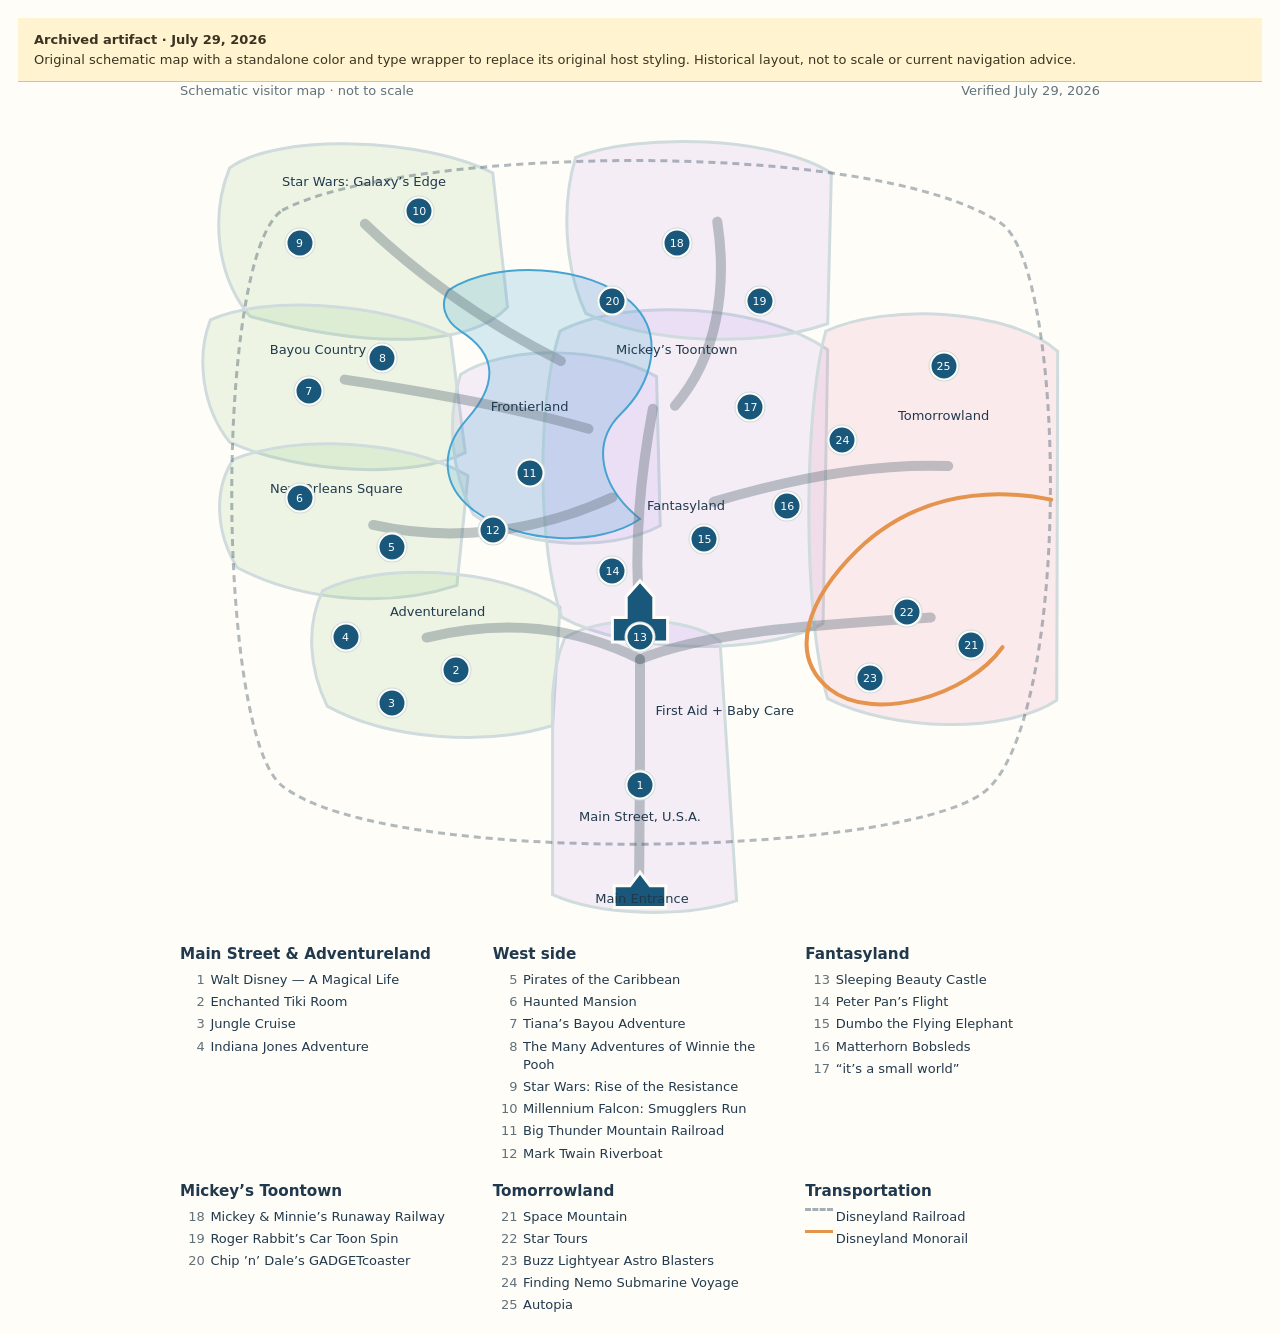
<file: assets/artifacts/park-map.html>
<!doctype html><html lang="en"><head><meta http-equiv="Content-Security-Policy" content="default-src 'none'; script-src 'unsafe-inline'; style-src 'unsafe-inline'; img-src data:; connect-src 'none'; form-action 'none'; base-uri 'none'"><meta charset="utf-8"><meta name="viewport" content="width=device-width,initial-scale=1"><title>Disneyland Schematic Visitor Map</title><style>:root{--foreground:#21394d;--background:#fffdf8;--muted-foreground:#61727b;--border:#cfdbdd;--primary:#19577b;--primary-foreground:#fff;--viz-series-1:#9871e4;--viz-series-2:#45a4d2;--viz-series-3:#75b85d;--viz-series-4:#e4944d;--viz-series-5:#d96493}body{margin:0;padding:18px;background:var(--background);font:15px/1.4 system-ui,sans-serif}#disneyland-map-2026{max-width:920px;margin:auto}.viz-row{display:flex;gap:12px}.viz-grid{display:grid;grid-template-columns:repeat(auto-fit,minmax(230px,1fr));gap:18px}.text-small{font-size:13px}.text-muted{color:var(--muted-foreground)}</style></head><body><aside style="font:13px/1.5 system-ui,sans-serif;background:#fff4cf;color:#3b3321;padding:12px 16px;border-bottom:1px solid #d6c584;position:relative;z-index:20"><strong>Archived artifact · July 29, 2026</strong><br>Original schematic map with a standalone color and type wrapper to replace its original host styling. Historical layout, not to scale or current navigation advice.</aside><div id="disneyland-map-2026">
  <style>
    #disneyland-map-2026 {
      color: var(--foreground);
    }

    #disneyland-map-2026 .map-meta {
      justify-content: space-between;
      margin-bottom: 0.75rem;
    }

    #disneyland-map-2026 .map-wrap {
      position: relative;
      width: 100%;
      height: clamp(650px, 100vw, 820px);
      overflow: hidden;
    }

    #disneyland-map-2026 .park-svg {
      display: block;
      width: 100%;
      height: 100%;
    }

    #disneyland-map-2026 .zone {
      stroke: var(--border);
      stroke-width: 3;
      vector-effect: non-scaling-stroke;
    }

    #disneyland-map-2026 .zone-west {
      fill: var(--viz-series-3);
      fill-opacity: 0.13;
    }

    #disneyland-map-2026 .zone-center {
      fill: var(--viz-series-1);
      fill-opacity: 0.11;
    }

    #disneyland-map-2026 .zone-east {
      fill: var(--viz-series-5);
      fill-opacity: 0.12;
    }

    #disneyland-map-2026 .water {
      fill: var(--viz-series-2);
      fill-opacity: 0.22;
      stroke: var(--viz-series-2);
      stroke-width: 2;
      vector-effect: non-scaling-stroke;
    }

    #disneyland-map-2026 .walkway {
      fill: none;
      stroke: var(--muted-foreground);
      stroke-opacity: 0.4;
      stroke-width: 10;
      stroke-linecap: round;
      stroke-linejoin: round;
      vector-effect: non-scaling-stroke;
    }

    #disneyland-map-2026 .rail {
      fill: none;
      stroke: var(--foreground);
      stroke-opacity: 0.35;
      stroke-width: 3;
      stroke-dasharray: 7 5;
      vector-effect: non-scaling-stroke;
    }

    #disneyland-map-2026 .monorail {
      fill: none;
      stroke: var(--viz-series-4);
      stroke-width: 4;
      stroke-linecap: round;
      vector-effect: non-scaling-stroke;
    }

    #disneyland-map-2026 .castle-mark,
    #disneyland-map-2026 .entrance-mark {
      fill: var(--primary);
      stroke: var(--background);
      stroke-width: 3;
      vector-effect: non-scaling-stroke;
    }

    #disneyland-map-2026 .land-label {
      position: absolute;
      z-index: 3;
      transform: translate(-50%, -50%);
      max-width: 26%;
      color: var(--foreground);
      font-weight: 500;
      text-align: center;
      text-wrap: balance;
      pointer-events: none;
    }

    #disneyland-map-2026 .marker {
      position: absolute;
      z-index: 4;
      display: grid;
      width: 25px;
      height: 25px;
      place-items: center;
      transform: translate(-50%, -50%);
      border: 2px solid var(--background);
      border-radius: 50%;
      background: var(--primary);
      color: var(--primary-foreground);
      box-shadow: 0 0 0 1px var(--border);
      font-size: 11px;
      font-weight: 500;
      line-height: 1;
    }

    #disneyland-map-2026 .service {
      position: absolute;
      z-index: 4;
      display: inline-flex;
      align-items: center;
      gap: 0.25rem;
      transform: translate(-50%, -50%);
      color: var(--foreground);
      white-space: nowrap;
    }

    #disneyland-map-2026 .service i {
      color: var(--viz-series-4);
    }

    #disneyland-map-2026 .map-key {
      margin-top: 0.75rem;
    }

    #disneyland-map-2026 .key-group h3 {
      margin: 0 0 0.35rem;
    }

    #disneyland-map-2026 .key-items {
      display: grid;
      gap: 0.25rem;
    }

    #disneyland-map-2026 .key-item {
      display: grid;
      grid-template-columns: 1.55rem minmax(0, 1fr);
      align-items: start;
      gap: 0.35rem;
    }

    #disneyland-map-2026 .key-number {
      color: var(--muted-foreground);
      font-variant-numeric: tabular-nums;
      text-align: end;
    }

    #disneyland-map-2026 .line-key {
      display: inline-block;
      width: 1.7rem;
      border-top: 3px solid var(--foreground);
      opacity: 0.4;
    }

    #disneyland-map-2026 .line-key.rail-key {
      border-top-style: dashed;
    }

    #disneyland-map-2026 .line-key.mono-key {
      border-color: var(--viz-series-4);
      border-top-style: solid;
      opacity: 1;
    }

    @media (max-width: 480px) {
      #disneyland-map-2026 .map-wrap {
        height: 680px;
      }

      #disneyland-map-2026 .land-label {
        max-width: 31%;
      }

      #disneyland-map-2026 .marker {
        width: 24px;
        height: 24px;
      }
    }
  </style>

  <div class="viz-row map-meta text-small">
    <span class="text-muted">Schematic visitor map · not to scale</span>
    <span class="text-muted">Verified July 29, 2026</span>
  </div>

  <div class="map-wrap" role="img" aria-label="Schematic map of Disneyland Park showing nine themed lands, 25 major attractions, the Disneyland Railroad, the Monorail, First Aid and Baby Care. The entrance is at the bottom.">
    <svg class="park-svg" viewBox="0 0 1000 1100" preserveAspectRatio="none" aria-hidden="true">
      <path class="zone zone-west" d="M54 75 C105 28 265 34 340 82 L356 262 C315 316 205 318 76 274 C38 218 34 135 54 75 Z"/>
      <path class="zone zone-west" d="M33 279 C91 246 212 254 294 300 L310 457 C255 492 132 486 54 443 C23 395 18 327 33 279 Z"/>
      <path class="zone zone-west" d="M58 466 C126 432 245 439 313 488 L301 635 C220 668 127 653 62 611 C39 564 36 507 58 466 Z"/>
      <path class="zone zone-west" d="M155 642 C214 604 345 609 413 664 L405 823 C332 851 226 842 160 797 C140 746 137 689 155 642 Z"/>
      <path class="zone zone-center" d="M305 352 C355 312 462 314 518 355 L522 555 C464 593 367 583 319 540 C294 482 290 410 305 352 Z"/>
      <path class="zone zone-center" d="M413 294 C486 247 635 259 704 319 L699 686 C639 727 493 730 415 678 C389 586 387 392 413 294 Z"/>
      <path class="zone zone-center" d="M430 61 C500 27 647 33 708 82 L704 284 C626 317 510 310 441 270 C417 206 415 122 430 61 Z"/>
      <path class="zone zone-center" d="M418 706 C454 675 552 673 587 710 L605 1058 C551 1081 457 1079 405 1050 L405 783 C407 751 410 730 418 706 Z"/>
      <path class="zone zone-east" d="M702 294 C769 256 902 264 954 321 L953 789 C896 835 775 831 704 787 C676 672 678 398 702 294 Z"/>

      <path class="water" d="M292 239 C344 197 445 205 490 255 C530 301 511 367 479 405 C447 444 456 502 500 546 C455 584 368 579 321 536 C282 501 283 452 312 412 C345 366 346 326 305 294 C287 279 282 257 292 239 Z"/>

      <path class="walkway" d="M499 1040 L500 862 L500 734"/>
      <path class="walkway" d="M500 734 C428 690 354 680 268 705"/>
      <path class="walkway" d="M500 734 C580 694 702 688 816 678"/>
      <path class="walkway" d="M500 685 C493 590 500 488 514 398"/>
      <path class="walkway" d="M470 517 C386 565 293 577 210 554"/>
      <path class="walkway" d="M444 425 C363 396 266 375 179 359"/>
      <path class="walkway" d="M414 334 C319 275 247 205 201 150"/>
      <path class="walkway" d="M538 394 C584 329 595 236 584 147"/>
      <path class="walkway" d="M580 523 C675 488 758 471 835 475"/>

      <path class="rail" d="M111 132 C238 48 747 32 892 149 C965 208 970 833 871 915 C768 1000 224 1013 111 904 C39 834 37 194 111 132 Z"/>
      <path class="monorail" d="M947 520 C867 500 792 521 736 588 C684 651 659 727 706 774 C753 820 856 784 894 718"/>

      <path class="castle-mark" d="M470 711 L470 678 L485 678 L485 650 L500 629 L515 650 L515 678 L530 678 L530 711 Z"/>
      <path class="entrance-mark" d="M472 1067 L472 1038 L489 1038 L500 1020 L511 1038 L528 1038 L528 1067 Z"/>
    </svg>

    <span class="land-label text-small" style="left:20%;top:8.5%">Star Wars: Galaxy’s Edge</span>
    <span class="land-label text-small" style="left:15%;top:29%">Bayou Country</span>
    <span class="land-label text-small" style="left:17%;top:46%">New Orleans Square</span>
    <span class="land-label text-small" style="left:28%;top:61%">Adventureland</span>
    <span class="land-label text-small" style="left:38%;top:36%">Frontierland</span>
    <span class="land-label text-small" style="left:54%;top:29%">Mickey’s Toontown</span>
    <span class="land-label text-small" style="left:55%;top:48%">Fantasyland</span>
    <span class="land-label text-small" style="left:83%;top:37%">Tomorrowland</span>
    <span class="land-label text-small" style="left:50%;top:86%">Main Street, U.S.A.</span>

    <span class="marker" style="left:50%;top:82%" aria-hidden="true">1</span>
    <span class="marker" style="left:30%;top:68%" aria-hidden="true">2</span>
    <span class="marker" style="left:23%;top:72%" aria-hidden="true">3</span>
    <span class="marker" style="left:18%;top:64%" aria-hidden="true">4</span>
    <span class="marker" style="left:23%;top:53%" aria-hidden="true">5</span>
    <span class="marker" style="left:13%;top:47%" aria-hidden="true">6</span>
    <span class="marker" style="left:14%;top:34%" aria-hidden="true">7</span>
    <span class="marker" style="left:22%;top:30%" aria-hidden="true">8</span>
    <span class="marker" style="left:13%;top:16%" aria-hidden="true">9</span>
    <span class="marker" style="left:26%;top:12%" aria-hidden="true">10</span>
    <span class="marker" style="left:38%;top:44%" aria-hidden="true">11</span>
    <span class="marker" style="left:34%;top:51%" aria-hidden="true">12</span>
    <span class="marker" style="left:50%;top:64%" aria-hidden="true">13</span>
    <span class="marker" style="left:47%;top:56%" aria-hidden="true">14</span>
    <span class="marker" style="left:57%;top:52%" aria-hidden="true">15</span>
    <span class="marker" style="left:66%;top:48%" aria-hidden="true">16</span>
    <span class="marker" style="left:62%;top:36%" aria-hidden="true">17</span>
    <span class="marker" style="left:54%;top:16%" aria-hidden="true">18</span>
    <span class="marker" style="left:63%;top:23%" aria-hidden="true">19</span>
    <span class="marker" style="left:47%;top:23%" aria-hidden="true">20</span>
    <span class="marker" style="left:86%;top:65%" aria-hidden="true">21</span>
    <span class="marker" style="left:79%;top:61%" aria-hidden="true">22</span>
    <span class="marker" style="left:75%;top:69%" aria-hidden="true">23</span>
    <span class="marker" style="left:72%;top:40%" aria-hidden="true">24</span>
    <span class="marker" style="left:83%;top:31%" aria-hidden="true">25</span>

    <span class="service text-small" style="left:59%;top:73%">
      <i data-lucide="cross" aria-hidden="true"></i> First Aid + Baby Care
    </span>
    <span class="service text-small" style="left:50%;top:96%">
      <i data-lucide="door-open" aria-hidden="true"></i> Main Entrance
    </span>
  </div>

  <div class="viz-grid map-key text-small" aria-label="Map key">
    <section class="key-group">
      <h3>Main Street & Adventureland</h3>
      <div class="key-items">
        <div class="key-item"><span class="key-number">1</span><span>Walt Disney — A Magical Life</span></div>
        <div class="key-item"><span class="key-number">2</span><span>Enchanted Tiki Room</span></div>
        <div class="key-item"><span class="key-number">3</span><span>Jungle Cruise</span></div>
        <div class="key-item"><span class="key-number">4</span><span>Indiana Jones Adventure</span></div>
      </div>
    </section>

    <section class="key-group">
      <h3>West side</h3>
      <div class="key-items">
        <div class="key-item"><span class="key-number">5</span><span>Pirates of the Caribbean</span></div>
        <div class="key-item"><span class="key-number">6</span><span>Haunted Mansion</span></div>
        <div class="key-item"><span class="key-number">7</span><span>Tiana’s Bayou Adventure</span></div>
        <div class="key-item"><span class="key-number">8</span><span>The Many Adventures of Winnie the Pooh</span></div>
        <div class="key-item"><span class="key-number">9</span><span>Star Wars: Rise of the Resistance</span></div>
        <div class="key-item"><span class="key-number">10</span><span>Millennium Falcon: Smugglers Run</span></div>
        <div class="key-item"><span class="key-number">11</span><span>Big Thunder Mountain Railroad</span></div>
        <div class="key-item"><span class="key-number">12</span><span>Mark Twain Riverboat</span></div>
      </div>
    </section>

    <section class="key-group">
      <h3>Fantasyland</h3>
      <div class="key-items">
        <div class="key-item"><span class="key-number">13</span><span>Sleeping Beauty Castle</span></div>
        <div class="key-item"><span class="key-number">14</span><span>Peter Pan’s Flight</span></div>
        <div class="key-item"><span class="key-number">15</span><span>Dumbo the Flying Elephant</span></div>
        <div class="key-item"><span class="key-number">16</span><span>Matterhorn Bobsleds</span></div>
        <div class="key-item"><span class="key-number">17</span><span>“it’s a small world”</span></div>
      </div>
    </section>

    <section class="key-group">
      <h3>Mickey’s Toontown</h3>
      <div class="key-items">
        <div class="key-item"><span class="key-number">18</span><span>Mickey & Minnie’s Runaway Railway</span></div>
        <div class="key-item"><span class="key-number">19</span><span>Roger Rabbit’s Car Toon Spin</span></div>
        <div class="key-item"><span class="key-number">20</span><span>Chip ’n’ Dale’s GADGETcoaster</span></div>
      </div>
    </section>

    <section class="key-group">
      <h3>Tomorrowland</h3>
      <div class="key-items">
        <div class="key-item"><span class="key-number">21</span><span>Space Mountain</span></div>
        <div class="key-item"><span class="key-number">22</span><span>Star Tours</span></div>
        <div class="key-item"><span class="key-number">23</span><span>Buzz Lightyear Astro Blasters</span></div>
        <div class="key-item"><span class="key-number">24</span><span>Finding Nemo Submarine Voyage</span></div>
        <div class="key-item"><span class="key-number">25</span><span>Autopia</span></div>
      </div>
    </section>

    <section class="key-group">
      <h3>Transportation</h3>
      <div class="key-items">
        <div class="key-item"><span class="line-key rail-key" aria-hidden="true"></span><span>Disneyland Railroad</span></div>
        <div class="key-item"><span class="line-key mono-key" aria-hidden="true"></span><span>Disneyland Monorail</span></div>
      </div>
    </section>
  </div>
</div>
</body></html>
</file>
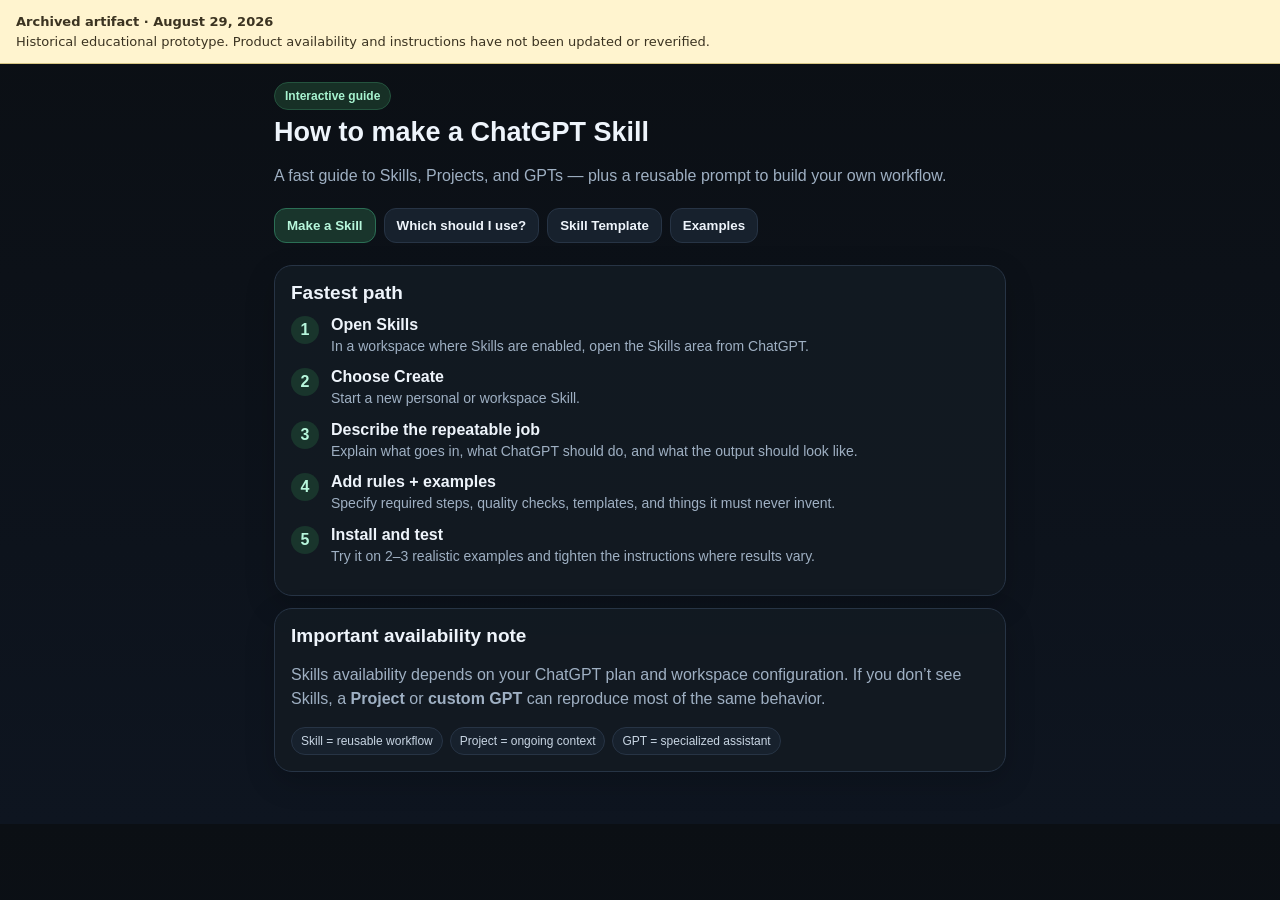
<file: assets/artifacts/skills-guide.html>
<!doctype html>
<html lang="en">
<head><meta http-equiv="Content-Security-Policy" content="default-src 'none'; script-src 'unsafe-inline'; style-src 'unsafe-inline'; img-src data:; connect-src 'none'; form-action 'none'; base-uri 'none'">
<meta charset="utf-8" />
<meta name="viewport" content="width=device-width, initial-scale=1" />
<title>ChatGPT Skills — Interactive Guide</title>
<style>
  :root{
    --bg:#0b0f14; --card:#121922; --card2:#17212d; --text:#eef4fb;
    --muted:#9fb0c3; --accent:#6ee7b7; --accent2:#60a5fa; --border:#273445;
  }
  *{box-sizing:border-box}
  body{margin:0;background:linear-gradient(180deg,#0b0f14,#0e1520);color:var(--text);
       font-family:-apple-system,BlinkMacSystemFont,"Segoe UI",Roboto,Inter,sans-serif}
  .wrap{max-width:760px;margin:auto;padding:18px 14px 40px}
  h1{font-size:27px;line-height:1.1;margin:8px 0}
  h2{font-size:19px;margin:0 0 10px}
  p{color:var(--muted);line-height:1.5}
  .badge{display:inline-block;padding:6px 10px;background:#173026;color:#a7f3d0;border:1px solid #24533e;
         border-radius:999px;font-weight:700;font-size:12px}
  .card{background:rgba(18,25,34,.96);border:1px solid var(--border);border-radius:18px;padding:16px;margin:12px 0;
        box-shadow:0 10px 30px rgba(0,0,0,.18)}
  .tabs{display:flex;gap:8px;overflow:auto;padding:4px 0 10px}
  .tab{border:1px solid var(--border);background:var(--card2);color:var(--text);padding:9px 12px;border-radius:12px;
       white-space:nowrap;font-weight:700}
  .tab.active{background:#19352c;border-color:#2b6f55;color:#b7f7dc}
  .panel{display:none}
  .panel.active{display:block}
  .step{display:flex;gap:12px;margin:12px 0}
  .num{width:28px;height:28px;border-radius:50%;display:flex;align-items:center;justify-content:center;
       background:#19352c;color:#b7f7dc;font-weight:800;flex:0 0 28px}
  .step b{display:block;margin-bottom:3px}
  .step span{color:var(--muted);font-size:14px;line-height:1.4}
  .grid{display:grid;grid-template-columns:1fr 1fr;gap:10px}
  @media(max-width:560px){.grid{grid-template-columns:1fr}}
  button{cursor:pointer}
  .choice{width:100%;text-align:left;border:1px solid var(--border);background:var(--card2);color:var(--text);
          padding:12px;border-radius:14px;margin:6px 0}
  .choice:hover{border-color:#3f5d78}
  .result{display:none;background:#0f1d18;border:1px solid #285743;border-radius:14px;padding:13px;margin-top:10px}
  textarea{width:100%;min-height:210px;background:#091018;color:#e7f0f9;border:1px solid var(--border);border-radius:14px;
           padding:12px;font:14px/1.45 ui-monospace,SFMono-Regular,Menlo,monospace}
  .copy{background:#1c3f33;color:#c8f7e4;border:1px solid #2e7058;padding:10px 12px;border-radius:12px;font-weight:800}
  .small{font-size:13px;color:var(--muted)}
  .pillrow{display:flex;gap:7px;flex-wrap:wrap;margin-top:10px}
  .pill{padding:6px 9px;border-radius:999px;background:#17212d;border:1px solid var(--border);font-size:12px;color:#c8d5e3}
</style>
</head>
<body><aside style="font:13px/1.5 system-ui,sans-serif;background:#fff4cf;color:#3b3321;padding:12px 16px;border-bottom:1px solid #d6c584;position:relative;z-index:20"><strong>Archived artifact · August 29, 2026</strong><br>Historical educational prototype. Product availability and instructions have not been updated or reverified.</aside>
<div class="wrap">
  <span class="badge">Interactive guide</span>
  <h1>How to make a ChatGPT Skill</h1>
  <p>A fast guide to Skills, Projects, and GPTs — plus a reusable prompt to build your own workflow.</p>

  <div class="tabs">
    <button class="tab active" data-tab="skill">Make a Skill</button>
    <button class="tab" data-tab="chooser">Which should I use?</button>
    <button class="tab" data-tab="template">Skill Template</button>
    <button class="tab" data-tab="examples">Examples</button>
  </div>

  <div class="panel active" id="skill">
    <div class="card">
      <h2>Fastest path</h2>
      <div class="step"><div class="num">1</div><div><b>Open Skills</b><span>In a workspace where Skills are enabled, open the Skills area from ChatGPT.</span></div></div>
      <div class="step"><div class="num">2</div><div><b>Choose Create</b><span>Start a new personal or workspace Skill.</span></div></div>
      <div class="step"><div class="num">3</div><div><b>Describe the repeatable job</b><span>Explain what goes in, what ChatGPT should do, and what the output should look like.</span></div></div>
      <div class="step"><div class="num">4</div><div><b>Add rules + examples</b><span>Specify required steps, quality checks, templates, and things it must never invent.</span></div></div>
      <div class="step"><div class="num">5</div><div><b>Install and test</b><span>Try it on 2–3 realistic examples and tighten the instructions where results vary.</span></div></div>
    </div>

    <div class="card">
      <h2>Important availability note</h2>
      <p>Skills availability depends on your ChatGPT plan and workspace configuration. If you don’t see Skills, a <b>Project</b> or <b>custom GPT</b> can reproduce most of the same behavior.</p>
      <div class="pillrow">
        <span class="pill">Skill = reusable workflow</span>
        <span class="pill">Project = ongoing context</span>
        <span class="pill">GPT = specialized assistant</span>
      </div>
    </div>
  </div>

  <div class="panel" id="chooser">
    <div class="card">
      <h2>What are you trying to build?</h2>
      <button class="choice" onclick="showResult('skillResult')"><b>A repeatable process</b><br><span class="small">Example: analyze every discovery call the same way</span></button>
      <button class="choice" onclick="showResult('projectResult')"><b>An ongoing body of work</b><br><span class="small">Example: one client, job search, or research project</span></button>
      <button class="choice" onclick="showResult('gptResult')"><b>A specialized assistant</b><br><span class="small">Example: a branded coach or team helper</span></button>

      <div class="result" id="skillResult"><b>Use a Skill.</b><br><span class="small">Best when the process should be consistent every time, regardless of the conversation.</span></div>
      <div class="result" id="projectResult"><b>Use a Project.</b><br><span class="small">Best when the files, decisions, history, and context should persist around one initiative.</span></div>
      <div class="result" id="gptResult"><b>Use a custom GPT.</b><br><span class="small">Best when you want a purpose-built assistant with its own identity, knowledge, and tool setup.</span></div>
    </div>
  </div>

  <div class="panel" id="template">
    <div class="card">
      <h2>Copy this into ChatGPT</h2>
      <textarea id="prompt">Build me a reusable Skill for this workflow:

GOAL
[What job should this Skill reliably perform?]

WHEN TO USE IT
[What kinds of requests should trigger this Skill?]

INPUTS
[What information/files should it expect?]

PROCESS
1. [Step one]
2. [Step two]
3. [Step three]
4. Validate the result against the source material.

OUTPUT
[Describe the exact output format.]

RULES
- Do not invent facts, metrics, quotes, or source material.
- Clearly identify anything uncertain or missing.
- Preserve important names, dates, numbers, and terminology.
- Make the output easy to scan.
- Ask for clarification only when the task truly cannot be completed without it.

QUALITY CHECK
Before finishing, verify:
- Every requested section is present.
- Claims are supported by the provided information.
- The format matches the requested structure.

EXAMPLE INPUT
[Paste an example.]

EXAMPLE OUTPUT
[Paste an ideal example.]</textarea>
      <br><br>
      <button class="copy" onclick="copyPrompt()">Copy template</button>
      <span id="copyMsg" class="small" style="margin-left:8px"></span>
    </div>
  </div>

  <div class="panel" id="examples">
    <div class="grid">
      <div class="card"><h2>Discovery Calls</h2><p>Take a transcript → extract pain points, workflows, risks, and training opportunities → output recommendations in a consistent format.</p></div>
      <div class="card"><h2>Resume Review</h2><p>Compare a resume to a job description → score evidence → identify gaps → suggest only source-supported changes.</p></div>
      <div class="card"><h2>Meeting Cleanup</h2><p>Turn rough notes into decisions, action items, owners, unresolved questions, and a concise executive recap.</p></div>
      <div class="card"><h2>Training Design</h2><p>Take client needs → select examples → define demo, guided practice, skill learned, and final participant artifact.</p></div>
    </div>
  </div>
</div>

<script>
  const tabs = document.querySelectorAll('.tab');
  const panels = document.querySelectorAll('.panel');
  tabs.forEach(t => t.addEventListener('click', () => {
    tabs.forEach(x => x.classList.remove('active'));
    panels.forEach(x => x.classList.remove('active'));
    t.classList.add('active');
    document.getElementById(t.dataset.tab).classList.add('active');
  }));

  function showResult(id){
    document.querySelectorAll('.result').forEach(x=>x.style.display='none');
    document.getElementById(id).style.display='block';
  }

  async function copyPrompt(){
    const text = document.getElementById('prompt').value;
    try{
      await navigator.clipboard.writeText(text);
      document.getElementById('copyMsg').textContent = 'Copied!';
    }catch(e){
      document.getElementById('prompt').select();
      const copied = document.execCommand('copy');
      document.getElementById('copyMsg').textContent = copied ? 'Copied!' : 'Text selected. Use your browser’s Copy command.';
    }
    setTimeout(()=>document.getElementById('copyMsg').textContent='',1500);
  }
</script>
</body>
</html>
</file>
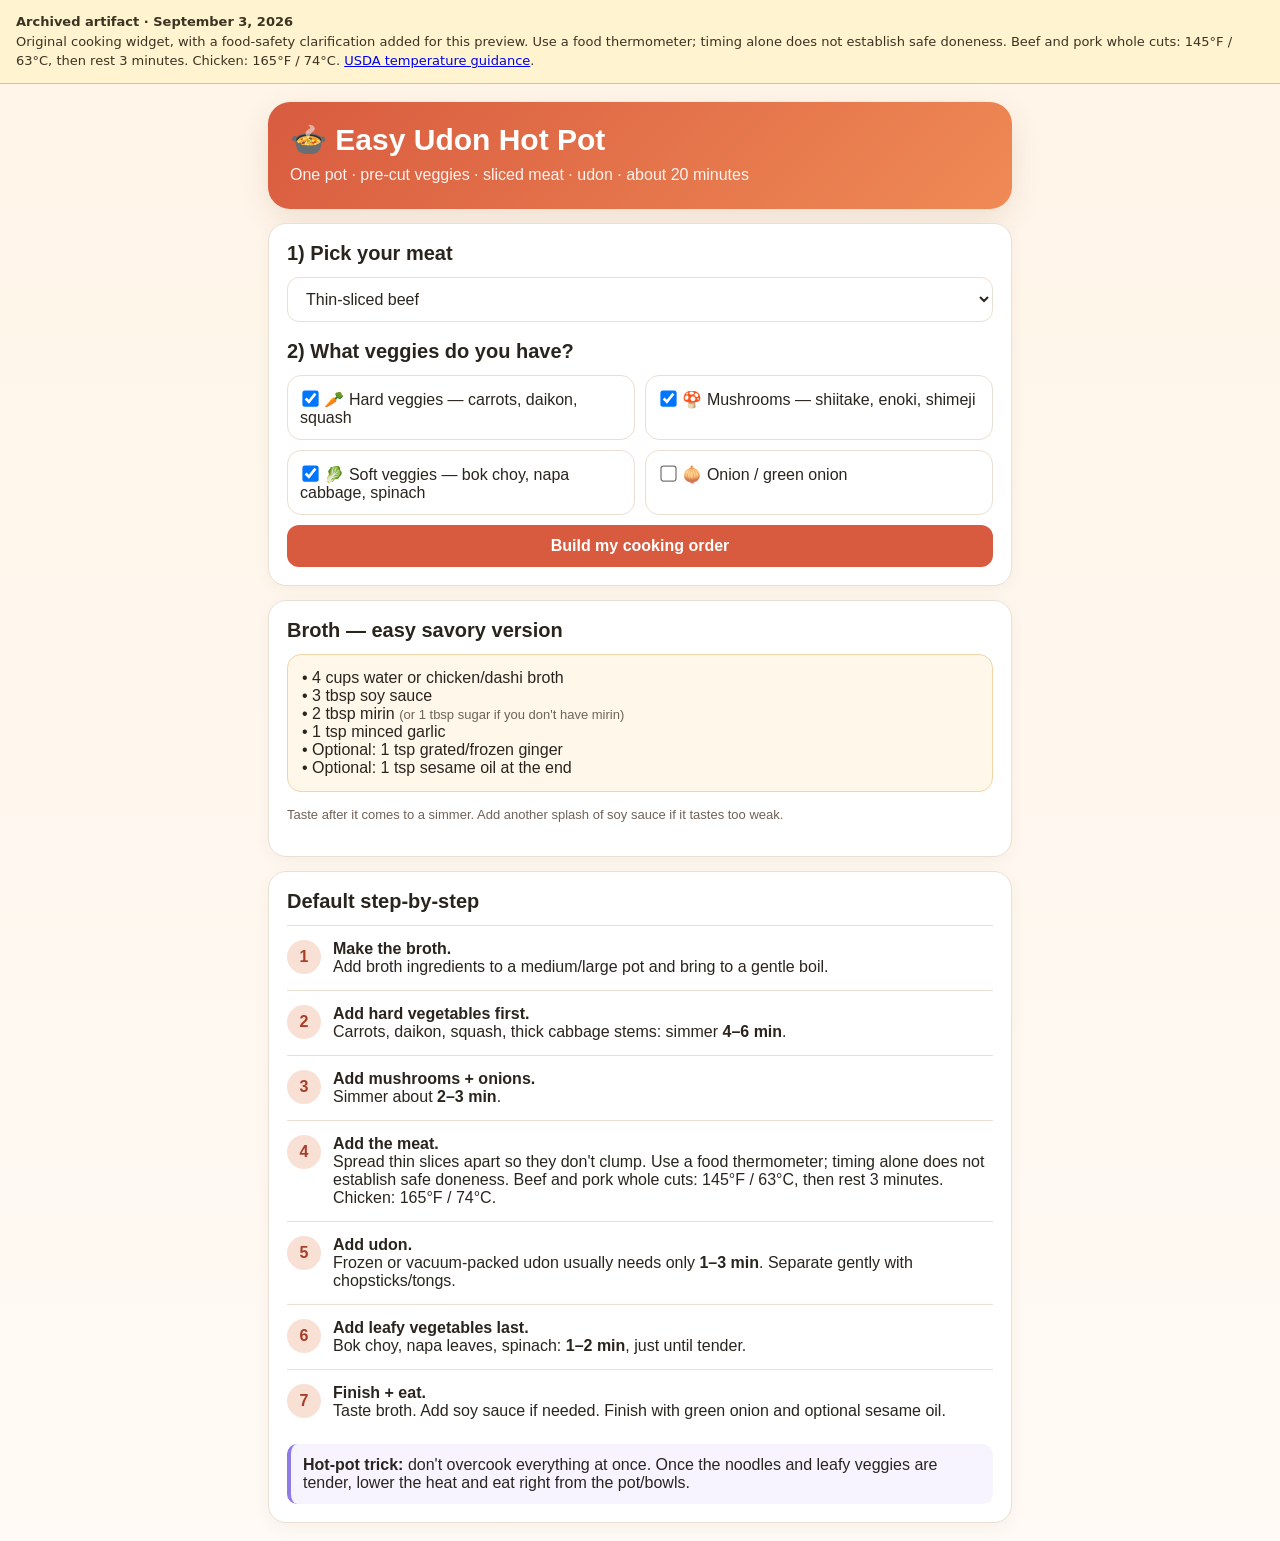
<file: assets/artifacts/udon-hot-pot.html>
<!DOCTYPE html>
<html lang="en">
<head><meta http-equiv="Content-Security-Policy" content="default-src 'none'; script-src 'unsafe-inline'; style-src 'unsafe-inline'; img-src data:; connect-src 'none'; form-action 'none'; base-uri 'none'">
<meta charset="utf-8"/>
<meta name="viewport" content="width=device-width, initial-scale=1"/>
<title>Easy Udon Hot Pot</title>
<style>
  :root{
    --bg:#fff8ef;
    --card:#ffffff;
    --ink:#2a241f;
    --muted:#6f6259;
    --accent:#d85b3f;
    --accent2:#f1b85b;
    --line:#eadfd3;
    --ok:#e9f5e7;
  }
  *{box-sizing:border-box}
  body{
    margin:0;
    font-family:-apple-system,BlinkMacSystemFont,"Segoe UI",Roboto,Arial,sans-serif;
    background:linear-gradient(180deg,#fff5e8,#fffaf5);
    color:var(--ink);
  }
  .wrap{max-width:780px;margin:auto;padding:18px}
  .hero{
    background:linear-gradient(135deg,#d85b3f,#ef8a55);
    color:white;padding:22px;border-radius:22px;
    box-shadow:0 10px 30px rgba(100,60,30,.12)
  }
  h1{font-size:30px;line-height:1.05;margin:0 0 8px}
  h2{font-size:20px;margin:0 0 12px}
  p{line-height:1.5}
  .sub{opacity:.92;margin:0}
  .card{
    background:var(--card); border:1px solid var(--line);
    border-radius:18px; padding:18px; margin-top:14px;
    box-shadow:0 4px 16px rgba(80,50,20,.05)
  }
  .grid{display:grid;grid-template-columns:1fr 1fr;gap:10px}
  @media(max-width:620px){.grid{grid-template-columns:1fr}}
  label.choice{
    display:block;border:1px solid var(--line);border-radius:14px;
    padding:12px;cursor:pointer;background:#fff
  }
  label.choice:hover{border-color:#d9b59f}
  select,button{
    width:100%;padding:12px 14px;border-radius:12px;border:1px solid var(--line);
    font-size:16px;background:white;color:var(--ink)
  }
  button{
    background:var(--accent);color:white;border:none;font-weight:700;
    cursor:pointer;margin-top:10px
  }
  button.secondary{background:#fff;color:var(--accent);border:1px solid #e8b7a8}
  .step{
    display:flex;gap:12px;padding:14px 0;border-top:1px solid var(--line)
  }
  .step:first-child{border-top:none}
  .num{
    flex:0 0 34px;height:34px;border-radius:50%;
    display:grid;place-items:center;background:#f9e0d5;color:#a63e28;font-weight:800
  }
  .step.done{opacity:.55}
  .step.done .num{background:#dff1dc;color:#276d2c}
  .small{font-size:13px;color:var(--muted)}
  .pill{display:inline-block;padding:4px 8px;border-radius:999px;background:#fff0db;color:#8b5313;font-size:12px;font-weight:700;margin:2px}
  .broth{
    background:#fff7e9;border:1px solid #f0d6a7;border-radius:14px;padding:14px
  }
  .checkrow{display:flex;align-items:flex-start;gap:9px}
  input[type=checkbox]{transform:scale(1.25);margin-top:4px}
  #customPlan{display:none}
  .tip{background:#f7f4ff;border-left:4px solid #8f7be5;padding:12px;border-radius:10px;margin-top:10px}
</style>
</head>
<body><aside style="font:13px/1.5 system-ui,sans-serif;background:#fff4cf;color:#3b3321;padding:12px 16px;border-bottom:1px solid #d6c584;position:relative;z-index:20"><strong>Archived artifact · September 3, 2026</strong><br>Original cooking widget, with a food-safety clarification added for this preview. Use a food thermometer; timing alone does not establish safe doneness. Beef and pork whole cuts: 145°F / 63°C, then rest 3 minutes. Chicken: 165°F / 74°C. <a href="https://ask.fsis.usda.gov/article/What-is-a-safe-internal-temperature-for-cooking-meat-and-poultry" target="_blank" rel="noopener noreferrer">USDA temperature guidance</a>.</aside>
<div class="wrap">
  <section class="hero">
    <h1>🍲 Easy Udon Hot Pot</h1>
    <p class="sub">One pot · pre-cut veggies · sliced meat · udon · about 20 minutes</p>
  </section>

  <section class="card">
    <h2>1) Pick your meat</h2>
    <select id="meat">
      <option value="beef">Thin-sliced beef</option>
      <option value="pork">Thin-sliced pork</option>
      <option value="chicken">Thin-sliced chicken</option>
      <option value="tofu">Tofu / no meat</option>
    </select>

    <h2 style="margin-top:18px">2) What veggies do you have?</h2>
    <div class="grid">
      <label class="choice"><input class="veg" type="checkbox" value="hard" checked> 🥕 Hard veggies — carrots, daikon, squash</label>
      <label class="choice"><input class="veg" type="checkbox" value="mushroom" checked> 🍄 Mushrooms — shiitake, enoki, shimeji</label>
      <label class="choice"><input class="veg" type="checkbox" value="soft" checked> 🥬 Soft veggies — bok choy, napa cabbage, spinach</label>
      <label class="choice"><input class="veg" type="checkbox" value="onion"> 🧅 Onion / green onion</label>
    </div>
    <button onclick="buildPlan()">Build my cooking order</button>
  </section>

  <section class="card">
    <h2>Broth — easy savory version</h2>
    <div class="broth">
      <div>• 4 cups water or chicken/dashi broth</div>
      <div>• 3 tbsp soy sauce</div>
      <div>• 2 tbsp mirin <span class="small">(or 1 tbsp sugar if you don't have mirin)</span></div>
      <div>• 1 tsp minced garlic</div>
      <div>• Optional: 1 tsp grated/frozen ginger</div>
      <div>• Optional: 1 tsp sesame oil at the end</div>
    </div>
    <p class="small">Taste after it comes to a simmer. Add another splash of soy sauce if it tastes too weak.</p>
  </section>

  <section class="card" id="customPlan">
    <h2>Your cooking order</h2>
    <div id="steps"></div>
    <button class="secondary" onclick="resetChecks()">Reset checkmarks</button>
  </section>

  <section class="card">
    <h2>Default step-by-step</h2>
    <div class="step"><div class="num">1</div><div><b>Make the broth.</b><br>Add broth ingredients to a medium/large pot and bring to a gentle boil.</div></div>
    <div class="step"><div class="num">2</div><div><b>Add hard vegetables first.</b><br>Carrots, daikon, squash, thick cabbage stems: simmer <b>4–6 min</b>.</div></div>
    <div class="step"><div class="num">3</div><div><b>Add mushrooms + onions.</b><br>Simmer about <b>2–3 min</b>.</div></div>
    <div class="step"><div class="num">4</div><div><b>Add the meat.</b><br>Spread thin slices apart so they don't clump. Use a food thermometer; timing alone does not establish safe doneness. Beef and pork whole cuts: 145°F / 63°C, then rest 3 minutes. Chicken: 165°F / 74°C.</div></div>
    <div class="step"><div class="num">5</div><div><b>Add udon.</b><br>Frozen or vacuum-packed udon usually needs only <b>1–3 min</b>. Separate gently with chopsticks/tongs.</div></div>
    <div class="step"><div class="num">6</div><div><b>Add leafy vegetables last.</b><br>Bok choy, napa leaves, spinach: <b>1–2 min</b>, just until tender.</div></div>
    <div class="step"><div class="num">7</div><div><b>Finish + eat.</b><br>Taste broth. Add soy sauce if needed. Finish with green onion and optional sesame oil.</div></div>
    <div class="tip"><b>Hot-pot trick:</b> don't overcook everything at once. Once the noodles and leafy veggies are tender, lower the heat and eat right from the pot/bowls.</div>
  </section>
</div>

<script>
function buildPlan(){
  const meat = document.getElementById('meat').value;
  const vegs = [...document.querySelectorAll('.veg:checked')].map(x=>x.value);
  let meatText = {
    beef:"Add thin-sliced beef and swish/separate it in the broth for 1–3 minutes, Use a food thermometer; timing alone does not establish safe doneness. Beef and pork whole cuts: 145°F / 63°C, then rest 3 minutes. Chicken: 165°F / 74°C.",
    pork:"Add thin-sliced pork and separate the slices. Cook until a thermometer confirms 145°F / 63°C, then rest 3 minutes. Timing varies with thickness.",
    chicken:"Add thin-sliced chicken. Simmer 4–6 minutes, until fully cooked through (165°F / 74°C).",
    tofu:"Add tofu now and warm it through for 2–3 minutes."
  }[meat];

  let arr = [];
  arr.push("Combine broth ingredients and bring to a gentle boil.");
  if(vegs.includes("hard")) arr.push("Add hard vegetables. Simmer 4–6 minutes.");
  if(vegs.includes("mushroom")) arr.push("Add mushrooms. Simmer 2–3 minutes.");
  if(vegs.includes("onion")) arr.push("Add onion or the white/light-green parts of green onion. Simmer 1–2 minutes.");
  arr.push(meatText);
  arr.push("Add udon noodles and cook 1–3 minutes, gently separating them.");
  if(vegs.includes("soft")) arr.push("Add leafy/soft vegetables. Cook 1–2 minutes until just tender.");
  arr.push("Taste the broth. Add a splash more soy sauce if needed. Finish with green onion tops and optional sesame oil.");

  const steps = document.getElementById('steps');
  steps.innerHTML = "";
  arr.forEach((txt,i)=>{
    const el=document.createElement('div');
    el.className='step';
    el.innerHTML = `<div class="num">${i+1}</div><div class="checkrow"><input type="checkbox" onchange="this.closest('.step').classList.toggle('done',this.checked)"><div>${txt}</div></div>`;
    steps.appendChild(el);
  });
  document.getElementById('customPlan').style.display='block';
  document.getElementById('customPlan').scrollIntoView({behavior:'smooth'});
}
function resetChecks(){
  document.querySelectorAll('#customPlan input[type=checkbox]').forEach(c=>{c.checked=false;c.closest('.step').classList.remove('done')})
}
</script>
</body>
</html>
</file>
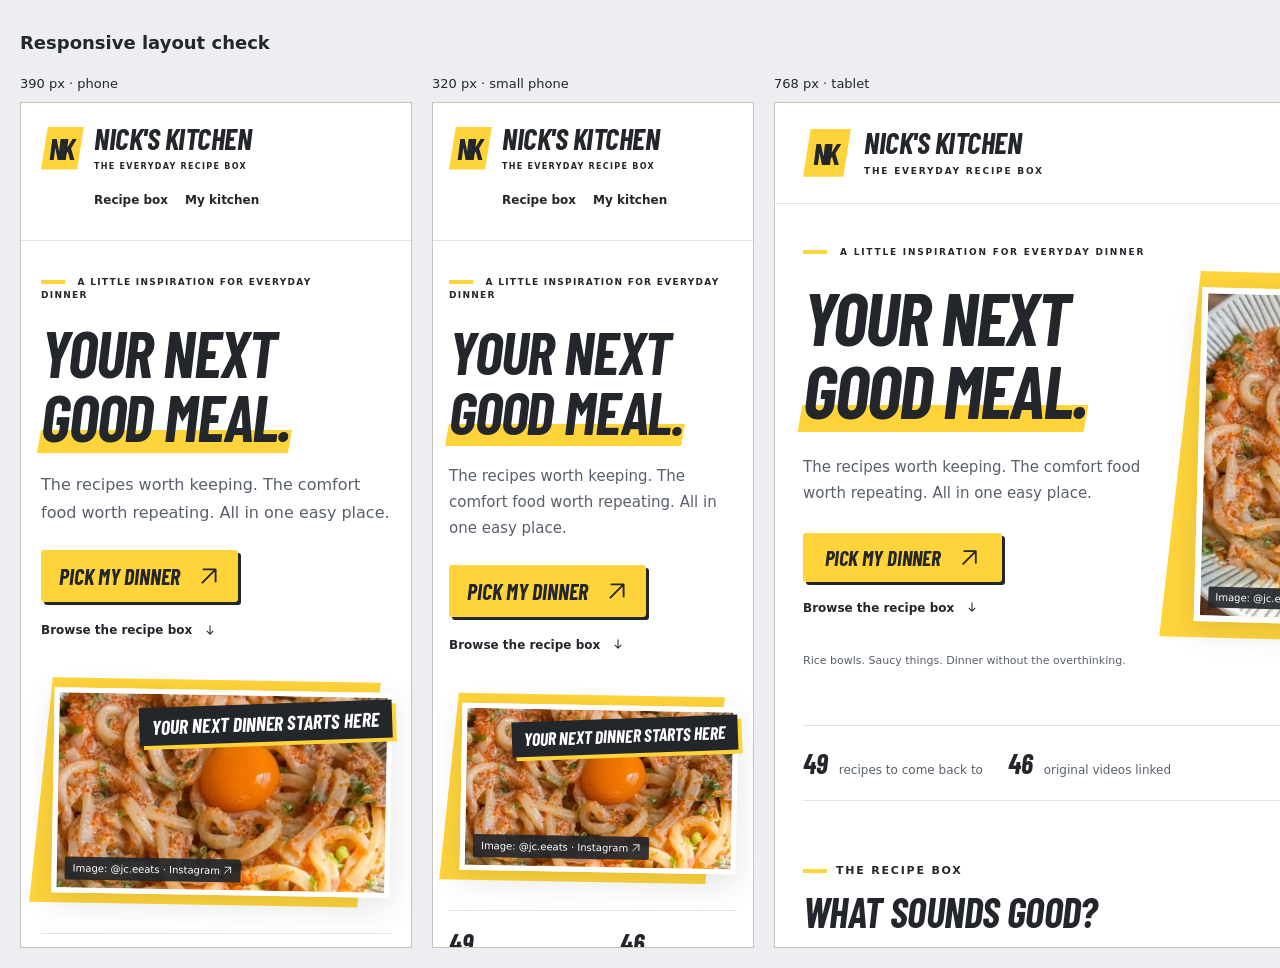
<file: kitchen/tests/responsive.html>
<!doctype html><html lang="en"><head><meta charset="utf-8"><meta name="viewport" content="width=device-width,initial-scale=1"><title>Nick's Kitchen · Responsive QA</title><style>body{margin:0;padding:20px;background:#eceef1;font:14px system-ui;color:#23262b}h1{font-size:18px}.frames{display:flex;align-items:flex-start;gap:20px}iframe{border:1px solid #c5c9bc;background:white;height:844px;max-width:none;display:block}h2{font-size:13px;font-weight:500}section{flex-shrink:0}</style></head><body><h1>Responsive layout check</h1><div class="frames"><section><h2>390 px · phone</h2><iframe title="Phone viewport, 390 pixels" width="390" src="../index.html?qa=20261016-2"></iframe></section><section><h2>320 px · small phone</h2><iframe title="Small phone viewport, 320 pixels" width="320" src="../index.html?qa=20261016-2"></iframe></section><section><h2>768 px · tablet</h2><iframe title="Tablet viewport, 768 pixels" width="768" src="../index.html?qa=20261016-2"></iframe></section></div></body></html>
</file>
<file: styles.css>
:root{color-scheme:light;--ink:#17191f;--muted:#5b5f66;--cream:#f5f2e9;--paper:#fffdf7;--red:#f74d40;--cyan:#77e5e6;--line:#d7d4cc;--font:Arial,Helvetica,sans-serif;--mono:Consolas,'Liberation Mono',monospace}*{box-sizing:border-box}html{scroll-behavior:smooth;scroll-padding-top:24px}body{margin:0;background:var(--cream);color:var(--ink);font-family:var(--font);font-size:16px;line-height:1.5}button,input,select{font:inherit}button,a,input,select{-webkit-tap-highlight-color:transparent}button,a{touch-action:manipulation}button{cursor:pointer}a{color:inherit}button:focus-visible,a:focus-visible,input:focus-visible,select:focus-visible{outline:3px solid #047b91;outline-offset:4px}button{color:inherit}button:disabled{cursor:default}h1,h2,h3,p{margin:0}button[hidden],[hidden]{display:none!important}.sr-only{position:absolute;clip:rect(0,0,0,0);width:1px;height:1px;overflow:hidden}.skip-link{position:fixed;left:12px;top:-100px;background:var(--cyan);z-index:20;padding:12px}.skip-link:focus{top:12px}.site-header{height:100px;padding:0 5.2%;background:var(--ink);color:var(--cream);display:flex;align-items:center;gap:30px;border-bottom:1px solid #36383d}.brand{display:flex;align-items:center;gap:13px;text-decoration:none;font-size:21px;font-weight:800;line-height:1.1;letter-spacing:-.7px}.brand small{display:block;color:#b7b9c0;letter-spacing:3px;font-size:12px;margin-top:7px}.brand-soon{color:var(--red)}.brand-symbol{height:41px;width:43px;background:var(--red);color:var(--ink);display:flex;align-items:center;justify-content:center;transform:skew(-8deg);font-size:25px;letter-spacing:-7px;padding-right:7px;border-bottom:4px solid var(--cyan)}.brand-symbol span{font-size:19px}.site-header nav{display:flex;margin-left:auto;gap:32px;font-size:14px;font-weight:600}.site-header nav a{text-decoration:none;border-bottom:1px solid transparent;padding:12px 0}.site-header nav a:hover{border-color:var(--cyan);color:var(--cyan)}.season-label{border-left:1px solid #53565f;padding-left:29px;font:12px var(--mono);color:#acafb7;letter-spacing:1px}.season-label b{display:block;font-size:22px;color:var(--cream);letter-spacing:0;margin-top:2px}.hero{display:grid;grid-template-columns:1.1fr 1fr;background:var(--ink);color:var(--cream);padding:50px 5.2% 46px;overflow:hidden;gap:36px;min-height:580px}.eyebrow{font:700 12px var(--mono);letter-spacing:2px;margin-bottom:21px;display:flex;gap:12px;align-items:center;color:#c3c4ca}.small-cross{font-size:24px;color:var(--cyan);line-height:12px}.hero h1{font-size:clamp(50px,6.3vw,90px);font-weight:900;line-height:.98;letter-spacing:-4px}.hero h1 span{color:var(--red)}.hero-description{font-size:17px;line-height:1.6;color:#c8c9ce;margin-top:25px}.button{display:inline-flex;gap:35px;align-items:center;justify-content:center;text-decoration:none;font-weight:800;font-size:14px;border:0;padding:16px 22px;clip-path:polygon(0 0,100% 0,100% calc(100% - 12px),calc(100% - 12px) 100%,0 100%);min-height:50px}.primary{background:var(--cream);color:var(--ink);margin-top:29px}.primary span{font:12px var(--mono);color:#7b413d}.primary:hover{background:var(--cyan)}.hero-caption{font:12px var(--mono);letter-spacing:2px;color:#a2a6b2;margin-top:16px}.companion-stage{position:relative;min-width:0;background:#22252c;clip-path:polygon(0 0,calc(100% - 30px) 0,100% 30px,100% 100%,30px 100%,0 calc(100% - 30px));border-top:3px solid var(--red);display:flex;align-items:center;justify-content:center;isolation:isolate}.stage-coordinate{position:absolute;top:21px;left:24px;font:12px var(--mono);letter-spacing:2px;color:#c7c8cc}.stage-year{position:absolute;font-weight:900;font-size:clamp(180px,25vw,360px);color:#2f323a;line-height:1;letter-spacing:-24px;top:50%;left:48%;transform:translate(-50%,-55%);z-index:-1}.stage-ring{position:absolute;width:75%;aspect-ratio:1;border:1px solid #535058;border-radius:50%;z-index:-1}.stage-ring:after{content:'';position:absolute;inset:15%;border:1px solid #484950;border-radius:50%}.companion-stage img{width:min(84%,425px);height:auto;max-height:440px;object-fit:contain;transform:rotate(-5deg) translateY(-12px);filter:drop-shadow(0 17px 20px #1117);z-index:1}.companion-label{color:var(--ink);position:absolute;bottom:23px;left:25px;right:25px;display:flex;align-items:center;gap:13px;background:var(--cream);border:0;border-left:4px solid var(--red);text-align:left;padding:13px 15px;z-index:2}.companion-dot{width:12px;height:12px;background:var(--red);transform:rotate(45deg)}.companion-label b{font-size:13px;letter-spacing:1.5px;display:block}.companion-label small{display:block;font-size:12px;color:var(--muted);margin-top:1px}.label-plus{margin-left:auto;font-size:30px;font-weight:300}.companion-label:hover{background:var(--cyan)}.archive-strip{background:var(--red);padding:18px 5.2%;display:flex;align-items:center;gap:38px;font-size:13px;color:#231e1d;font-weight:700}.archive-strip b{font-size:23px;vertical-align:middle;margin-right:6px;letter-spacing:-1px}.strip-note{margin-left:auto;font:12px var(--mono);letter-spacing:1px}.collection{padding:65px 5.2% 80px;max-width:1600px;margin:auto}.collection-heading{display:flex;align-items:end;justify-content:space-between;gap:25px;margin-bottom:32px}.dark{color:#6b5d57}.collection h2{font-size:clamp(32px,3.2vw,47px);letter-spacing:-1.7px;line-height:1.1}.collection-heading .eyebrow{margin-bottom:12px}.collection-heading>p{font-size:14px;color:var(--muted);line-height:1.6}.month-nav{display:grid;grid-template-columns:1.25fr repeat(10,1fr);border:1px solid var(--line);border-right:0;background:var(--paper);margin-bottom:18px}.month-button{padding:14px 5px 12px;border:0;border-right:1px solid var(--line);border-bottom:3px solid transparent;background:none;font:700 12px var(--mono);position:relative}.month-button .month-total{display:block;font:12px var(--mono);margin-top:4px;color:#74767c}.month-button[aria-pressed=true]{background:var(--ink);color:var(--cream);border-bottom-color:var(--red)}.month-button[aria-pressed=true] .month-total{color:#bdc1ca}.month-button:hover:not([aria-pressed=true]){background:#e5e1d7}.control-panel{display:flex;align-items:stretch;gap:12px}.search-field{flex:1;min-width:150px;border:1px solid var(--line);background:var(--paper);display:flex;align-items:center;padding:0 14px;gap:12px}.search-field input{border:0;width:100%;background:none;min-width:0;min-height:64px;font-size:14px;outline-offset:2px}.search-icon{width:15px;height:15px;border:2px solid #72777e;border-radius:50%;position:relative;flex-shrink:0}.search-icon:after{content:'';width:6px;height:2px;background:#72777e;position:absolute;right:-5px;bottom:-3px;transform:rotate(45deg)}.select-field{min-width:163px;background:var(--paper);border:1px solid var(--line);padding:12px 12px 6px;display:block}.select-field>span{display:block;font:12px var(--mono);letter-spacing:1px;color:#626770;padding-left:3px}.select-field select{border:0;background:transparent;width:100%;font-size:13px;font-weight:700;padding:6px 22px 4px 0;color:var(--ink)}.view-toggle{display:flex;border:1px solid var(--line);padding:7px;background:var(--paper);align-items:center;gap:3px}.view-toggle button{background:transparent;border:0;padding:13px 12px;font-size:12px;font-weight:700}.view-toggle button[aria-pressed=true]{background:var(--ink);color:var(--cream)}.results-bar{display:flex;align-items:center;gap:18px;margin:23px 0 16px;min-height:24px;color:#666a70}.results-bar p{font-size:13px}.results-bar button{border:0;border-bottom:1px solid #787878;background:none;font-size:12px;padding:0}.results-bar>span{margin-left:auto;font:12px var(--mono);letter-spacing:1px}.card-grid{display:grid;grid-template-columns:repeat(3,minmax(0,1fr));gap:19px}.entry-card{background:var(--paper);border:1px solid var(--line);display:flex;flex-direction:column;min-width:0;position:relative;transition:transform .17s,border-color .17s;overflow:hidden}.entry-card:hover{transform:translateY(-4px);border-color:#777a7e}.card-top{height:101px;position:relative;background:#e9e6dc;padding:17px 19px;display:flex;justify-content:space-between;align-items:flex-start;overflow:hidden;border-bottom:1px solid var(--line)}.entry-card.project .card-top{background:var(--ink);color:var(--cream);border-color:var(--ink)}.entry-card.project .card-top:before{content:'';position:absolute;width:55%;height:6px;background:var(--red);top:0;right:0}.card-number{font:700 52px/1 var(--mono);letter-spacing:-4px;color:#c9c7bf;align-self:flex-end}.project .card-number{color:#484a52}.card-format{font:12px var(--mono);letter-spacing:1px;text-transform:uppercase;position:relative;z-index:1;max-width:140px;text-align:right}.card-top-image{position:absolute;height:162px;width:155px;object-fit:contain;right:6px;top:-25px;transform:rotate(-10deg)}.has-image .card-format{display:none}.card-body{padding:21px 22px 22px;display:flex;flex:1;flex-direction:column}.card-kicker{display:flex;justify-content:space-between;align-items:center;gap:12px;margin-bottom:12px}.entry-type{font:700 12px var(--mono);text-transform:uppercase;letter-spacing:1px;color:#5d6470}.project .entry-type{color:#a93027}.card-kicker time{font:12px var(--mono);color:#6b6e73;white-space:nowrap}.entry-card h3{font-size:20px;line-height:1.2;letter-spacing:-.5px;min-height:48px}.entry-card .card-description{font-size:14px;color:#62666c;line-height:1.6;margin-top:12px;margin-bottom:20px}.card-status{margin-top:auto;font:12px var(--mono);color:#4e535c;text-transform:uppercase;letter-spacing:.4px;border-top:1px solid #e4e0d7;padding-top:13px;display:flex;align-items:center;gap:7px}.status-mark{height:5px;width:5px;background:#9a9fa5}.public-status .status-mark{background:#16646c}.public-status{color:#16646c}.open-entry{width:100%;border:0;border-top:1px solid var(--line);background:var(--paper);padding:12px 21px;text-align:left;font-size:12px;font-weight:700;display:flex;justify-content:space-between;align-items:center}.open-entry span{font-size:21px;font-weight:400;line-height:1}.open-entry:hover{background:var(--cyan)}.timeline-results{display:block}.timeline-section{display:grid;grid-template-columns:135px 1fr;gap:28px;position:relative;margin-bottom:35px}.timeline-label{position:sticky;top:24px;align-self:start;padding-top:17px;border-top:3px solid var(--red)}.timeline-label h3{font-size:23px;letter-spacing:-.6px}.timeline-label p{font:12px var(--mono);color:var(--muted);margin-top:4px}.timeline-cards{display:grid;grid-template-columns:repeat(2,minmax(0,1fr));gap:18px}.timeline-cards .card-top{height:72px}.timeline-cards .card-number{font-size:39px}.empty-state{text-align:center;border:1px dashed #abaeae;padding:50px 20px;background:#eeebe2}.empty-number{font:700 68px var(--mono);color:#c1bdb3}.empty-state h3{font-size:25px;letter-spacing:-1px;margin-bottom:12px}.empty-state p{color:var(--muted);font-size:15px}.dark-button{margin-top:24px;background:var(--ink);color:var(--cream)}.about{background:var(--ink);color:var(--cream);padding:64px 5.2%;display:grid;grid-template-columns:1fr 1fr;gap:12%;border-top:6px solid var(--cyan)}.about h2{font-size:42px;letter-spacing:-1.5px;line-height:1.1}.about>div>p:last-child{color:#afb4bf;font-size:15px;line-height:1.8;max-width:430px;margin-top:20px}.about .eyebrow{color:var(--cyan);margin-bottom:17px}.archive-notes h3{font-size:18px;margin-bottom:18px}.archive-notes dl{margin:0}.archive-notes dl>div{border-top:1px solid #41434b;padding:16px 0}.archive-notes dt{font-size:14px;font-weight:700;margin-bottom:4px}.archive-notes dd{margin:0;color:#afb4bf;font-size:13px;line-height:1.7}footer{padding:27px 5.2%;background:#101116;color:#9b9faa;display:flex;align-items:center;gap:35px;font-size:12px}footer p{max-width:480px;line-height:1.7}footer>span{margin-left:auto;white-space:nowrap}.footer-brand{font-weight:800;text-decoration:none;white-space:nowrap;color:#f5f2e9;letter-spacing:.5px}.footer-brand span{display:block;color:#969aa4;font:12px var(--mono);margin-top:3px}dialog{border:0;background:var(--paper);color:var(--ink);width:min(680px,calc(100% - 30px));max-height:90dvh;padding:0;box-shadow:0 30px 90px #0007}dialog::backdrop{background:#080c16b8;backdrop-filter:blur(5px)}.dialog-inner{position:relative;border-top:6px solid var(--red);padding:40px}.close-dialog{position:absolute;top:12px;right:12px;width:40px;height:40px;background:none;border:0;font-size:31px;line-height:1;color:#52565e}.detail-kicker{font:12px var(--mono);color:#7c443e;text-transform:uppercase;letter-spacing:1.5px;margin:6px 34px 12px 0}.detail-title{font-size:34px;line-height:1.1;letter-spacing:-1px}.detail-description{font-size:17px;line-height:1.7;color:#555c65;margin-top:19px}.detail-image{width:100%;height:230px;object-fit:contain;background:#24272f;margin-top:24px}.detail-meta{display:grid;grid-template-columns:1fr 1fr;gap:15px;padding:21px 0;border-bottom:1px solid var(--line);border-top:1px solid var(--line);margin:25px 0}.detail-meta dt{font:12px var(--mono);color:#72777f;letter-spacing:.7px;text-transform:uppercase;margin-bottom:5px}.detail-meta dd{margin:0;font-size:13px;font-weight:700}.detail-context h3{font-size:15px;margin-bottom:7px}.detail-context p{font-size:14px;line-height:1.75;color:#636970}.detail-tags{display:flex;flex-wrap:wrap;gap:6px;margin-top:20px}.detail-tag{background:#e5e2d9;font-size:12px;padding:5px 12px}.detail-link{display:inline-flex;background:var(--ink);color:var(--cream);padding:14px 18px;text-decoration:none;font-size:13px;font-weight:700;margin-top:24px}.detail-link:hover{background:#275e65}.detail-no-link{font-size:12px;color:#797a7c;margin-top:24px}.noscript{padding:30px;border:1px solid var(--red)}
@media(min-width:1550px){.hero{padding-left:calc((100vw - 1435px)/2);padding-right:calc((100vw - 1435px)/2)}.site-header,.archive-strip,.about,footer{padding-left:max(5.2%,calc((100vw - 1435px)/2));padding-right:max(5.2%,calc((100vw - 1435px)/2))}}
@media(max-width:1000px){.hero{gap:20px;min-height:510px;padding-top:40px}.hero h1{font-size:64px;letter-spacing:-3px}.hero-description{font-size:15px}.companion-stage img{max-height:370px;width:90%}.archive-strip{gap:20px}.strip-note{display:none}.control-panel{flex-wrap:wrap}.search-field{flex-basis:40%}.select-field{flex:1;min-width:150px}.view-toggle{flex-basis:100%;width:fit-content;justify-content:flex-end;background:none;border:0;padding:0}.view-toggle button{padding:12px 20px}.card-grid{gap:14px}.card-body{padding:18px}.entry-card h3{font-size:18px}.about{gap:7%}footer{gap:20px}.month-button{font-size:12px}}
@media(max-width:730px){.site-header{height:82px;padding:0 6%;gap:15px}.brand{font-size:18px}.brand small{font-size:12px}.site-header nav{gap:13px;font-size:12px}.site-header nav a:last-child{display:none}.season-label{display:none}.hero{grid-template-columns:1fr;padding:34px 6% 25px;gap:25px}.hero-copy{position:relative;z-index:2}.hero h1{font-size:clamp(50px,11vw,75px);letter-spacing:-2.7px}.hero-description{margin-top:18px;font-size:15px}.hero .eyebrow{font-size:12px;margin-bottom:17px}.primary{margin-top:23px}.hero-caption{font-size:12px;margin-top:13px}.companion-stage{height:275px;min-height:0;margin-top:1px}.companion-stage img{height:282px;width:78%;max-height:none;transform:rotate(-5deg) translate(18px,-13px)}.stage-year{font-size:240px;left:47%;top:43%}.stage-ring{width:230px;right:19%}.stage-coordinate{top:14px;left:16px;font-size:12px;max-width:70px;line-height:1.6}.companion-label{bottom:15px;left:15px;right:15px;padding:12px 13px}.companion-label b{font-size:12px}.companion-label small{font-size:12px}.archive-strip{padding:15px 6%;display:grid;grid-template-columns:repeat(3,1fr);gap:12px;font-size:12px;font-weight:600;line-height:1.4}.archive-strip b{display:block;font-size:24px;line-height:1.2;margin-bottom:4px}.collection{padding:38px 6% 45px}.collection-heading{display:block;margin-bottom:23px}.collection-heading>p{font-size:13px;margin-top:14px}.collection-heading>p br{display:none}.collection h2{font-size:34px}.collection-heading .eyebrow{font-size:12px}.month-nav{grid-template-columns:repeat(6,1fr);border-top:1px solid var(--line);border-left:1px solid var(--line);border-bottom:0}.month-button{padding:12px 3px 12px;border-bottom:1px solid var(--line);min-height:56px;font-size:12px}.month-button:first-child{grid-column:span 2}.month-button .month-total{font-size:12px;margin-top:3px}.month-button[aria-pressed=true]{box-shadow:inset 0 -3px var(--red)}.control-panel{gap:12px}.search-field{flex-basis:100%}.search-field input{min-height:53px;font-size:13px}.select-field{min-width:0;flex-basis:40%;padding:12px}.select-field select{font-size:12px}.view-toggle{justify-content:flex-start;margin-top:3px}.view-toggle button{font-size:12px}.results-bar{margin:18px 0 13px;gap:12px;flex-wrap:wrap}.results-bar p{font-size:12px}.results-bar>span{font-size:12px}.card-grid{grid-template-columns:repeat(2,minmax(0,1fr));gap:12px}.card-top{height:74px;padding:12px}.card-number{font-size:35px;letter-spacing:-2px}.card-format{font-size:12px;letter-spacing:.4px;max-width:100px}.card-body{padding:14px 13px 15px}.card-kicker{display:block;margin-bottom:12px}.card-kicker time{display:block;font-size:12px;margin-top:4px}.entry-type{font-size:12px;letter-spacing:.5px}.entry-card h3{font-size:17px;min-height:40px;line-height:1.18}.entry-card .card-description{font-size:12px;line-height:1.6;margin-top:12px;margin-bottom:16px}.card-status{font-size:12px;line-height:1.5;min-height:38px}.open-entry{font-size:12px;padding:12px 13px}.card-top-image{height:121px;width:109px;top:-22px;right:0}.timeline-section{grid-template-columns:1fr;gap:14px;margin-bottom:25px}.timeline-label{position:static;display:flex;justify-content:space-between;align-items:center;padding-top:12px}.timeline-label h3{font-size:21px}.timeline-cards{gap:12px}.about{padding:37px 6%;grid-template-columns:1fr;gap:32px}.about h2{font-size:35px}.about>div>p:last-child{font-size:14px}.about .eyebrow{font-size:12px}.archive-notes h3{font-size:17px}footer{padding:25px 6%;align-items:start;flex-wrap:wrap;gap:18px}footer p{order:3;flex-basis:100%;font-size:12px}footer>span{font-size:12px}.dialog-inner{padding:32px 24px}.detail-title{font-size:28px}.detail-description{font-size:15px}.detail-meta{gap:14px}.detail-meta dd{font-size:12px}.detail-image{height:190px}}
@media(max-width:420px){.card-grid,.timeline-cards{grid-template-columns:1fr}.card-top{height:75px}.card-format{font-size:12px}.card-body{padding:18px}.card-kicker{display:flex}.card-kicker time{margin:0;font-size:12px}.entry-type{font-size:12px}.entry-card h3{font-size:21px;min-height:0}.entry-card .card-description{font-size:14px}.card-status{font-size:12px;min-height:0}.open-entry{font-size:12px;padding:12px 18px}.results-bar>span{display:none}.archive-strip{font-size:12px}.hero h1{font-size:50px}.brand{font-size:17px}.site-header nav{font-size:12px}.button{gap:22px}.detail-meta{grid-template-columns:1fr}.month-nav{grid-template-columns:repeat(6,1fr)}}
@media(prefers-reduced-motion:reduce){html{scroll-behavior:auto}*,*:before,*:after{transition:none!important;animation:none!important}}

/* Readable body copy on every screen. */
.entry-card .card-description,.archive-notes dd,.detail-context p{font-size:16px}.card-status,.entry-type,.card-kicker time,.card-format{font-size:12px}.card-format{max-width:160px}.hero-caption{font-size:12px}.month-button{font-size:12px}.month-button .month-total{font-size:12px}.select-field>span{font-size:12px}.select-field select{font-size:14px}.search-field input{font-size:16px}.view-toggle button{font-size:14px}.open-entry{font-size:14px}.results-bar p{font-size:14px}.detail-meta dd,.detail-tags,.archive-notes dt{font-size:14px}.brand small{font-size:12px}.companion-label b,.companion-label small{font-size:12px}
@media(max-width:620px){.card-grid,.timeline-cards{grid-template-columns:1fr}.entry-card h3{font-size:23px;min-height:0}.card-body{padding:20px}.card-kicker{display:flex}.card-kicker time{margin:0;font-size:12px}.card-top{height:80px}.card-number{font-size:48px}.card-format{font-size:12px}.card-status{min-height:0}.open-entry{padding:13px 20px}.archive-strip{font-size:12px}.card-top-image{height:155px;width:140px;top:-25px}.hero-caption{letter-spacing:1px}.companion-stage{height:300px}.companion-stage img{height:290px;transform:rotate(-5deg) translate(18px,-24px)}}
@media(max-width:420px){.hero h1{font-size:clamp(38px,12vw,50px);letter-spacing:-2px}.hero-description br{display:none}.month-button{font-size:12px}.month-button .month-total{font-size:12px}}

/* Original artifacts take center stage; the archive around them stays local. */
.card-top.has-preview{height:174px;padding:0;background:#e8e5dc;position:relative;overflow:hidden}
.card-preview-image{width:100%;height:100%;object-fit:cover;object-position:top;display:block}
.card-preview-badge{position:absolute;left:12px;bottom:12px;font:700 10px var(--mono);letter-spacing:1px;background:var(--ink);color:var(--cream);padding:7px 9px;border:1px solid #ffffff30}
.entry-card:has(.has-preview) .open-entry{background:#e6f4f2}.entry-card:has(.has-preview) .open-entry:hover{background:var(--cyan)}
dialog{width:min(1000px,calc(100% - 30px));max-height:92dvh;overscroll-behavior:contain}
.dialog-inner{padding:36px 40px 40px}.close-dialog{position:sticky;display:block;margin:-23px -28px -17px auto;top:6px;z-index:3;background:var(--paper);box-shadow:0 0 0 4px var(--paper);border-radius:50%}
.detail-title{max-width:800px}.detail-description{max-width:800px}
.artifact-section{margin-top:26px;border:1px solid var(--line);background:#f0eee7}
.artifact-heading{padding:14px 18px;border-bottom:1px solid var(--line);display:flex;justify-content:space-between;align-items:center;gap:12px}
.artifact-heading h3{font-size:16px}.artifact-heading>span{font:10px var(--mono);letter-spacing:1px;text-align:right;color:#5d6470}
.artifact-tabs{padding:12px 14px;display:flex;flex-wrap:wrap;gap:7px;border-bottom:1px solid var(--line)}
.artifact-tabs button{font:12px var(--mono);background:var(--paper);border:1px solid #b9b8b0;padding:10px 12px;text-align:left;min-height:40px}
.artifact-tabs button[aria-pressed=true]{background:var(--ink);color:var(--cream);border-color:var(--ink)}
.artifact-display{background:#dedfdc;min-height:160px;overflow:hidden}
.artifact-image-link{display:block;line-height:0;cursor:zoom-in}.artifact-image{display:block;width:100%;height:auto;max-height:520px;object-fit:contain;object-position:center;background:#e7e7e3}
.artifact-frame{border:0;display:block;width:100%;height:min(64vh,680px);min-height:380px;background:#fff}
.artifact-caption{padding:14px 18px 0;font-size:13px;line-height:1.65;color:#555c65}.artifact-caption .artifact-hint{font-size:12px;margin-top:7px;color:#61686e}
.artifact-actions{display:flex;flex-wrap:wrap;gap:9px;padding:15px 18px 18px}.artifact-actions .detail-link{margin:0;border:1px solid var(--ink);font:700 13px system-ui;gap:10px;align-items:center;min-height:44px;justify-content:center}
.artifact-actions .secondary-link{background:transparent;color:var(--ink);border-color:#9d9e9b}.artifact-actions .secondary-link:hover{background:#ddebed;border-color:#275e65}
.artifact-link-preview{padding:30px 22px;background:var(--ink);color:var(--cream);min-height:180px}.artifact-link-preview>span{font-size:40px;line-height:1;color:var(--cyan)}.artifact-link-preview h4{font-size:23px;margin:13px 0 6px}.artifact-link-preview p{font-size:14px;color:#bbc4ce}
.artifact-unavailable{border-left:3px solid #a2a3a0;padding:15px 18px;background:#efede6;margin-top:24px}.artifact-unavailable h3{font-size:15px;margin-bottom:7px}.artifact-unavailable p{font-size:14px;color:#636970;line-height:1.7}
.artifact-error{padding:14px 18px;background:#ffebe1;font-size:14px;line-height:1.6;color:#733f22}
@media(max-width:730px){.dialog-inner{padding:26px 18px 28px}.close-dialog{margin:-14px -9px -11px auto}.detail-title{font-size:28px;padding-right:16px}.detail-description{font-size:15px}.artifact-heading{padding:12px}.artifact-heading>span{font-size:9px;max-width:115px}.artifact-caption{padding:12px 13px 0}.artifact-actions{padding:13px;gap:8px}.artifact-actions .detail-link{font-size:12px;padding:11px 12px}.artifact-frame{height:62vh;min-height:360px}.artifact-image{max-height:65vh}.card-top.has-preview{height:180px}.artifact-tabs{padding:10px}.artifact-tabs button{font-size:11px;padding:9px}}
html{scrollbar-gutter:stable}html:has(dialog[open]){overflow:hidden}
/* One accessible action makes the entire tile clickable. */
.entry-card{position:relative}.entry-card .open-entry::after{content:"";position:absolute;inset:0;z-index:2;cursor:pointer}.entry-card .open-entry:focus-visible::after{outline:3px solid #16646c;outline-offset:3px}
</file>
<file: jedi-survival/style.css>
@import url('https://fonts.googleapis.com/css2?family=Barlow+Condensed:wght@500;600;700&family=DM+Sans:wght@400;500;600;700&display=swap');
:root{color-scheme:dark;--cyan:#9df8ee;--gold:#d4b988;--muted:#9aabae}*{box-sizing:border-box}body{margin:0;background:#101b20;color:#f3f1e8;font-family:'DM Sans',sans-serif;overflow:hidden}button,a{-webkit-tap-highlight-color:transparent}button{font:inherit;cursor:pointer}button:focus-visible,a:focus-visible{outline:3px solid var(--cyan);outline-offset:5px}[hidden]{display:none!important}#game{position:relative;width:100%;height:100dvh;min-height:420px;overflow:hidden;touch-action:none}canvas{width:100%;height:100%;display:block}.vignette{position:absolute;inset:0;pointer-events:none;box-shadow:inset 0 0 150px #07141680}header{position:absolute;top:0;left:0;width:100%;display:flex;align-items:center;justify-content:space-between;padding:28px 42px;z-index:4;pointer-events:none}.brand{display:flex;gap:13px;color:#f3f1e8;text-decoration:none;align-items:center;letter-spacing:3px;font-size:15px;pointer-events:auto}.brand b{font-weight:400;color:var(--gold)}.brand small{display:block;letter-spacing:3.5px;font-size:8px;color:#abb9b9;margin-top:6px}.sigil{font-size:34px;color:var(--gold)}.top-right{display:flex;align-items:center;gap:20px}.prototype{font-size:9px;letter-spacing:2px;color:#b4c2c3;border:1px solid #d4b98840;padding:9px 12px}.icon{background:#15282bd9;color:white;border:1px solid #7e9a9860;width:40px;height:40px;pointer-events:auto}.overlay{position:absolute;inset:0;z-index:3}.intro{position:absolute;left:8%;top:50%;transform:translateY(-47%);max-width:560px}.eyebrow{font-size:10px;letter-spacing:3px;color:var(--gold);display:flex;align-items:center;gap:12px}.eyebrow i{width:26px;height:1px;background:var(--gold)}h1{font-family:'Barlow Condensed',Impact,sans-serif;font-size:clamp(64px,7.8vw,116px);font-weight:600;line-height:.98;letter-spacing:-1px;margin:25px 0}h1 em{font-style:normal;color:var(--gold)}.intro p{color:#b6c1be;line-height:1.8;font-size:14px;margin:25px 0 30px}.primary{background:var(--cyan);border:0;padding:19px 24px;color:#102a2d;font-size:11px;font-weight:700;letter-spacing:2px;display:inline-flex;justify-content:space-between;gap:48px;box-shadow:0 0 35px #76f9ed18}.primary:hover{background:white}.primary span{font-size:17px}.instructions{display:flex;gap:24px;margin-top:35px}.instructions>div{display:flex;gap:10px}.instructions b{font-size:9px;color:var(--gold);padding-top:4px}.instructions span{font-size:11px}.instructions small{display:block;font-size:9px;color:#849b9f;margin-top:7px}.hero-caption{position:absolute;right:7%;bottom:20%;border-left:1px solid #d4b98880;padding-left:20px}.coordinate{font-size:9px;letter-spacing:2px;color:var(--gold)}h2{font-family:'Barlow Condensed',sans-serif;font-weight:500;font-size:28px;margin:12px 0 3px}.hero-caption p{color:#aebdb9;font-size:12px}footer{position:absolute;bottom:25px;left:42px;right:42px;display:flex;justify-content:space-between;color:#8d9e9c;font-size:8px;letter-spacing:1.5px}.mobile-hint{display:none}#hud{position:absolute;inset:100px 36px 25px;pointer-events:none}.hud-top{display:flex;justify-content:space-between;align-items:center;gap:30px}.health-block{width:220px}.tiny{font-size:9px;letter-spacing:2px;color:#c7d7d2}.tiny span{float:right;color:#a3b9b7;letter-spacing:0}.bar{height:5px;background:#18282bb8;overflow:hidden;margin-top:10px}.bar i{height:100%;display:block;width:100%;transition:width .16s}.health i{background:#92e5bd}.xp i{background:var(--cyan);width:0}.xp{height:3px}.xp-label{display:flex;justify-content:space-between;margin-top:20px;font-size:9px;letter-spacing:2px;color:#b4d0c9}.time{text-align:center;font-family:'Barlow Condensed',sans-serif}.time>span{font-size:34px;letter-spacing:3px}.time small,.count small{display:block;font-family:'DM Sans',sans-serif;font-size:8px;letter-spacing:2px;color:#becac2}.count{text-align:right;width:220px}.count strong{font-family:'Barlow Condensed',sans-serif;font-size:29px;font-weight:500}#bossHud{width:300px;max-width:70%;margin:24px auto;text-align:center}.boss i{background:#ef8d6b}#message{text-align:center;color:var(--gold);font-size:12px;letter-spacing:2px;margin-top:25px;text-shadow:0 2px 5px black}#abilities{position:absolute;bottom:35px;left:50%;transform:translateX(-50%);display:flex;gap:8px}.ability{padding:10px;border:1px solid #92e5bd35;background:#101d22cc;color:var(--cyan);font-size:10px;min-width:72px;text-align:center}.ability small{display:block;font-size:8px;color:#a9b9b7;margin-top:4px}.desktop-controls{position:absolute;bottom:0;left:50%;transform:translateX(-50%);white-space:nowrap;font-size:9px;letter-spacing:1px;color:#d3dbd5}.desktop-controls span{color:#829795;margin-left:6px}.modal{background:#071317ba;backdrop-filter:blur(8px);display:flex;align-items:center;justify-content:center;padding:22px;z-index:6}.panel{max-width:780px;width:100%;text-align:center}.panel .eyebrow{justify-content:center}.panel h2{font-size:49px;margin:13px 0}.panel p{color:#a4b9b7;font-size:13px;line-height:1.7}.choices{display:flex;gap:14px;margin:30px 0}.choice{flex:1;text-align:left;background:#14272c;border:1px solid #65948d55;color:#f3f1e8;padding:24px 20px;min-height:190px;transition:transform .2s,border-color .2s}.choice:hover{transform:translateY(-4px);border-color:var(--cyan)}.choice .symbol{display:block;color:var(--cyan);font-size:29px;margin-bottom:22px}.choice b{font-size:15px;font-weight:500;display:block}.choice small{display:block;font-size:11px;color:#a5bbb7;line-height:1.7;margin-top:10px}.secondary{color:#c2d4cc;border:1px solid #7e9a9860;background:transparent;padding:15px 24px;margin:10px}.results{display:flex;justify-content:center;gap:40px;margin:25px}.results strong{font-size:30px;font-family:'Barlow Condensed',sans-serif;display:block;color:var(--gold)}.results small{font-size:9px;letter-spacing:2px;color:#97ada9}#touchControls{position:absolute;bottom:max(30px,env(safe-area-inset-bottom));left:30px;right:30px;display:flex;align-items:center;justify-content:space-between;z-index:5;pointer-events:none}#stick{width:110px;height:110px;border:1px solid #b3e9de55;border-radius:50%;background:#101d2233;position:relative;pointer-events:auto;touch-action:none}#knob{position:absolute;width:44px;height:44px;left:32px;top:32px;border:1px solid #cffdf0aa;border-radius:50%;background:#a7eee333;pointer-events:none}#dash{border-radius:50%;width:80px;height:80px;border:1px solid #b3e9de70;background:#12292dcc;color:var(--cyan);font-size:12px;letter-spacing:2px;pointer-events:auto;touch-action:none}#dash small{display:block;font-size:8px;letter-spacing:1px;margin-top:7px;color:#8eaaa4}@media(pointer:coarse){.desktop-controls{display:none}#abilities{bottom:115px}.mobile-hint{display:block;font-size:10px;color:#93b4af;margin-top:22px}}@media(max-width:700px){header{padding:19px 22px}.brand{font-size:12px;letter-spacing:2px}.brand small{font-size:7px}.sigil{font-size:28px}.prototype{font-size:7px;letter-spacing:1px;padding:7px}.intro{left:7%;right:7%;top:49%;max-width:none}h1{font-size:76px}.intro p{font-size:12px;margin:22px 0}.eyebrow{font-size:8px;letter-spacing:2px}.hero-caption{display:none}.instructions{gap:15px;margin-top:27px}.instructions span{font-size:9px}.instructions small{font-size:8px;max-width:90px;line-height:1.5}footer{left:22px;right:22px;font-size:6px;letter-spacing:1px;bottom:17px}footer span{display:none}#hud{inset:85px 22px 20px}.health-block{width:130px}.count{width:75px}.hud-top{gap:15px}.time>span{font-size:27px}.time small,.count small{font-size:6px}.tiny{font-size:7px;letter-spacing:1px}.xp-label{font-size:7px;letter-spacing:1px}.choices{flex-direction:column;gap:9px;margin:20px 0}.choice{min-height:0;padding:16px;display:grid;grid-template-columns:32px 1fr;column-gap:14px}.choice .symbol{grid-row:1/3;margin:0;font-size:26px}.choice small{margin-top:4px}.panel h2{font-size:37px}.panel p{font-size:11px}.ability{min-width:62px;font-size:9px;padding:8px}.primary{padding:17px 23px}.top-right{gap:10px}.results{gap:25px}}@media(max-height:600px){.intro{top:53%}h1{font-size:57px;margin:15px 0}.intro p{margin:13px 0}.instructions{margin-top:17px}.hero-caption{bottom:15%}header{padding-top:15px}.mobile-hint{display:none}.panel h2{font-size:32px}.choices{flex-direction:row}.choice{display:block;padding:14px}.choice .symbol{margin-bottom:8px}.panel p{margin:6px}.choices{margin:15px 0}#hud{top:70px}}

/* Painted edition: quieter glass UI and premium contrast over the new art. */
.primary{border:1px solid #cffff4;box-shadow:0 0 28px #85f5e52b,inset 0 1px #fff8;transition:transform .18s,box-shadow .18s}.primary:hover{transform:translateY(-2px);box-shadow:0 0 40px #85f5e54d}.intro{text-shadow:0 2px 22px #06141d80}.hero-caption{background:linear-gradient(90deg,#071923b8,transparent);padding:15px 25px}.health-block,.count,.time{text-shadow:0 2px 7px #06151d}.bar{box-shadow:0 1px 0 #ffffff19}.health i{box-shadow:0 0 10px #92e5bd}.xp i{box-shadow:0 0 12px var(--cyan)}.ability{border-radius:4px;box-shadow:0 5px 15px #06161c55;backdrop-filter:blur(10px);border-top-color:#b8f1df70}.choice{background:linear-gradient(145deg,#233b40f5,#10242af5);border-radius:6px;box-shadow:0 10px 30px #0003}.choice .symbol{height:43px;width:43px;border:1px solid #a0f3df38;border-radius:50%;display:flex;align-items:center;justify-content:center;background:#8cebd00b}.panel{padding:32px;border:1px solid #a4c5be38;background:linear-gradient(145deg,#14282ee8,#0a171de8);border-radius:10px;box-shadow:0 24px 80px #0007}.vignette{box-shadow:inset 0 0 140px #07141660}.prototype{background:#0d202750;backdrop-filter:blur(8px)}@media(max-width:700px){.panel{padding:20px 15px}.choice .symbol{width:32px;height:32px}.hero-caption{display:none}.intro{max-width:460px}h1{font-size:72px}}

/* Stage selection and expanded builds remain reachable on small touch screens. */
#menu{overflow-y:auto}.intro{max-width:600px}h1{font-size:clamp(58px,6.5vw,88px);margin:18px 0}.intro p{margin:17px 0}.stage-select{display:grid;grid-template-columns:repeat(3,1fr);gap:8px;margin:20px 0 0}.stage-select button{background:#0c202bd9;border:1px solid #668d8c70;color:#e8f1e7;text-align:left;border-radius:4px;padding:12px;font-size:11px}.stage-select button b{display:block;font-size:9px;color:#94d9cb;margin-bottom:8px;letter-spacing:2px}.stage-select button small{display:block;font-size:7px;color:#9fb5b5;margin-top:7px;letter-spacing:.8px}.stage-select button[aria-pressed=true]{border-color:#a7ecd8;background:#234039e8}.intro .stage-description{min-height:28px;font-size:10px;color:#bfd1c9;margin:11px 0 16px;line-height:1.5}.instructions{margin-top:22px}#abilities{display:flex;flex-wrap:wrap;justify-content:center;width:min(520px,90vw);gap:5px}.ability{min-width:58px;padding:7px;font-size:9px}.ability small{font-size:7px}.prototype{font-size:8px;letter-spacing:1px}.hero-caption{right:5%;bottom:14%}@media(max-width:700px){.intro{position:relative;top:auto;left:auto;right:auto;transform:none;margin:105px 22px 70px}h1{font-size:57px;line-height:1}.intro p{font-size:11px;line-height:1.6}.stage-select{gap:6px;margin-top:15px}.stage-select button{padding:10px 8px;font-size:10px}.stage-select button small{font-size:6px;letter-spacing:.3px}.instructions{gap:14px;margin-top:20px}.prototype{font-size:6px;padding:6px}.brand{font-size:10px}.top-right{gap:8px}.brand small{font-size:6px}.mobile-hint{margin-top:14px;font-size:9px}#abilities{bottom:126px;width:calc(100vw - 44px);gap:4px}.ability{min-width:54px;padding:5px;font-size:8px}.ability small{font-size:6px}footer{display:none}.panel{max-height:90dvh;overflow-y:auto}}@media(max-height:650px) and (min-width:701px){.intro{position:relative;top:auto;left:auto;transform:none;margin:95px 6% 65px;max-width:540px}h1{font-size:58px}.hero-caption{display:none}}@media(prefers-reduced-motion:reduce){*,*:before,*:after{transition:none!important;animation:none!important}.primary:hover,.choice:hover{transform:none}}
</file>
<file: kitchen/styles.css>
@font-face{font-family:Kitchen Display;src:url('assets/fonts/BarlowCondensed-BoldItalic.ttf') format('truetype');font-weight:700;font-style:italic;font-display:swap}
:root{--paper:#fff;--white:#fff;--ink:#23262b;--muted:#59606b;--green:#23262b;--line:#dfe2e6;--accent:#ffd43b;--sage:#f3f4f6;--display:'Kitchen Display','Arial Narrow',sans-serif;--sans:Inter,ui-sans-serif,system-ui,-apple-system,BlinkMacSystemFont,'Segoe UI',sans-serif;--yellow:#ffd43b;--soft:#fff9e2}
*{box-sizing:border-box}html{scroll-behavior:smooth;scroll-padding-top:30px}body{margin:0;background:white;color:var(--ink);font:16px/1.65 var(--sans)}button,input,select{font:inherit;color:inherit}button,a{touch-action:manipulation;-webkit-tap-highlight-color:transparent}button{cursor:pointer;border:0}a{color:inherit}button:focus-visible,a:focus-visible,select:focus-visible,input:focus-visible,summary:focus-visible{outline:3px solid #0866c6;outline-offset:4px}img,svg{display:block;max-width:100%}h1,h2,h3,p{margin:0}h1,h2,h3{font-family:var(--display);font-weight:700;font-style:italic;text-transform:uppercase;line-height:1.1}.sr-only{position:absolute;width:1px;height:1px;margin:-1px;padding:0;overflow:hidden;clip:rect(0,0,0,0);white-space:nowrap;border:0}.skip-link{position:fixed;top:-100px;left:20px;z-index:100;background:var(--ink);color:white;padding:12px 20px}.skip-link:focus{top:12px}
.site-header{max-width:1488px;margin:auto;padding:24px 48px;display:flex;align-items:center;justify-content:space-between;gap:28px;border-bottom:1px solid var(--line)}.brand{display:flex;gap:13px;align-items:center;text-decoration:none;font:italic 700 30px/1 var(--display);text-transform:uppercase;letter-spacing:-.5px}.brand small{display:block;font:600 9px/1.5 var(--sans);letter-spacing:1.8px;margin-top:8px}.brand-mark{display:flex;align-items:center;justify-content:center;width:48px;height:48px;background:var(--yellow);font-size:31px;letter-spacing:-3px;padding-right:4px;clip-path:polygon(16% 0,100% 0,84% 100%,0 100%)}.site-header nav{display:flex;gap:28px;font-size:14px;font-weight:600}.site-header nav a{padding:9px 0;text-decoration:none}.site-header nav a:hover{box-shadow:0 3px 0 var(--yellow)}.header-note{display:flex;gap:10px;font-size:12px;font-weight:600;align-items:center}.header-note span{width:8px;height:8px;border-radius:50%;background:var(--yellow);font-size:0;box-shadow:0 0 0 4px var(--soft)}
.hero,.collection-strip,.section-wrap{width:calc(100% - 96px);max-width:1320px;margin-left:auto;margin-right:auto}.hero{display:grid;grid-template-columns:1.05fr 1fr;gap:64px;align-items:center;padding:60px 0 55px}.eyebrow{font:700 11px/1.5 var(--sans);letter-spacing:1.8px}.tiny-flower{display:inline-block;background:var(--yellow);width:24px;height:4px;margin-right:8px;vertical-align:middle;font-size:0}.hero h1{font-size:clamp(66px,7.5vw,108px);letter-spacing:-2px;line-height:.98;margin-top:22px}.hero h1 em{font-style:inherit;position:relative;z-index:0;white-space:nowrap}.hero h1 em:after{content:'';position:absolute;z-index:-1;bottom:2%;left:-1%;width:101%;height:30%;background:var(--yellow);transform:skew(-10deg)}.hero-description{max-width:420px;color:var(--muted);font-size:17px;line-height:1.75;margin-top:28px}.hero-actions{display:flex;align-items:center;gap:24px;margin-top:26px;flex-wrap:wrap}.button{display:inline-flex;justify-content:center;align-items:center;gap:18px;min-height:48px;padding:12px 22px;border-radius:3px;text-decoration:none;font:italic 700 21px/1.2 var(--display);text-transform:uppercase;transition:background .15s,transform .15s}.button.primary{background:var(--yellow);color:var(--ink);box-shadow:3px 3px 0 var(--ink)}.button.primary:hover{background:#ffe270;transform:translateY(-2px)}.button.light{background:white;border:1px solid #b4bac2;gap:10px}.button.light:hover{background:var(--soft);border-color:#b49a36}.text-link{padding:9px 0;background:none;border:0;font-size:13px;font-weight:600;text-decoration:none;display:inline-flex;gap:12px;align-items:center}.text-link:hover{text-decoration:underline;text-underline-offset:4px}.hero-footnote{font-size:12px;color:var(--muted);margin-top:24px}.hero-art{position:relative;padding:16px 0 16px 18px;isolation:isolate;min-width:0;transform:rotate(1.5deg)}.hero-art:before{content:'';position:absolute;inset:0 22px 0 0;background:var(--yellow);z-index:-1;transform:skew(-5deg)}.hero-art .recipe-media{aspect-ratio:1.2;border:6px solid white;box-shadow:0 9px 30px #23262b20}.hero-art .recipe-photo{object-position:center 48%}.hero-image-label{position:absolute;right:-8px;top:34px;background:var(--ink);color:white;padding:9px 15px;font:italic 700 21px/1.3 var(--display);text-transform:uppercase;transform:rotate(-3deg);z-index:2;box-shadow:4px 4px 0 var(--yellow)}.hero-art .photo-placeholder strong{font-size:31px}.hero-art .photo-placeholder span{font-size:13px}.collection-strip{display:flex;gap:40px;padding:20px 0;border-top:1px solid var(--line);border-bottom:1px solid var(--line);font-size:13px;color:var(--muted);align-items:center}.collection-strip strong{font:italic 700 28px var(--display);color:var(--ink);margin-right:7px}.strip-local{margin-left:auto}.strip-local span{font-size:20px;vertical-align:middle;margin-right:6px}
.recipe-section{padding-top:62px}.section-heading{display:flex;justify-content:space-between;align-items:center;gap:24px;margin-bottom:26px}.section-heading h2{font-size:46px;margin-top:9px;letter-spacing:-.6px}.section-heading .eyebrow:before{content:'';display:inline-block;width:24px;height:4px;background:var(--yellow);vertical-align:middle;margin-right:9px}.section-aside{font-size:13px;color:var(--muted)}.meal-context{display:flex;gap:16px;align-items:center;padding:22px 24px;background:var(--soft);border:1px solid #ece2b5;border-left:5px solid var(--yellow);margin-bottom:30px;border-radius:4px}.meal-context label{display:flex;align-items:center;gap:16px;font-weight:600;font-size:14px;flex:1}.meal-context small{display:block;font-weight:400;font-size:12px;color:var(--muted);margin-top:3px}.context-icon{font-size:30px}.meal-context select:first-of-type{width:26%;max-width:300px}.meal-context select:last-of-type{width:190px}select{min-height:46px;background:white;border:1px solid #b8bfc8;border-radius:4px;padding:10px 32px 10px 12px;font-size:14px;max-width:100%}.recipe-layout{display:grid;grid-template-columns:240px minmax(0,1fr);gap:30px}.filter-aside{border-right:1px solid var(--line);padding-right:24px}.filter-aside summary{display:none}.filter-top{display:flex;gap:18px;align-items:flex-start;justify-content:space-between;margin:12px 0 20px}.filter-top h3{font-size:25px}.plain-button{background:none;padding:4px 0;color:var(--muted);font-size:12px;text-decoration:underline;text-underline-offset:3px}.plain-button:hover{color:var(--ink)}.field-label{display:block;margin:24px 0 8px;font-size:13px;font-weight:600}.search-box{position:relative}.search-box span{position:absolute;left:11px;top:7px;font-size:24px;color:var(--muted)}.search-box input{min-height:46px;width:100%;padding:11px 8px 11px 35px;font-size:13px;border:1px solid #b8bfc8;border-radius:4px;background:white}.filter-content>select{width:100%}.field-hint{font-size:11px;line-height:1.65;color:var(--muted);margin-top:8px}.ingredient-field{margin:0;padding:0;border:0}.ingredient-field legend{padding:0}.chips{display:flex;flex-wrap:wrap;gap:7px}.chip{padding:9px 11px;min-height:38px;background:white;border:1px solid #c8cdd4;border-radius:3px;font-size:12px;line-height:1.3}.chip:hover{background:var(--soft)}.chip.active{background:var(--yellow);border-color:#9d831e;color:var(--ink);font-weight:600}.check-field{display:flex;gap:10px;align-items:center;font-size:13px;margin-top:24px}.check-field input{width:20px;height:20px;accent-color:var(--ink)}.filter-note{margin-top:27px;border-top:1px solid var(--line);padding-top:22px;display:flex;gap:12px;color:var(--muted);font-size:12px}.filter-note>span{font-size:23px;color:var(--ink)}.recipe-results{min-width:0}.results-toolbar{display:flex;gap:18px;align-items:center;justify-content:space-between;border-bottom:1px solid var(--line)}.view-tabs{display:flex;gap:23px}.view-tab{position:relative;background:none;padding:13px 0 17px;font-size:14px;color:var(--muted);white-space:nowrap}.view-tab span{margin-left:4px;font-size:11px}.view-tab.active{color:var(--ink);font-weight:600}.view-tab.active:after{content:'';position:absolute;bottom:-1px;left:0;right:0;height:4px;background:var(--yellow)}.sort-control select{min-height:42px;font-size:13px;border:0;padding-left:0;background:none}.result-caption{display:flex;justify-content:space-between;align-items:flex-start;gap:16px;padding:18px 0;font-size:12px;color:var(--muted)}.result-caption .plain-button{font-size:11px;padding:0;white-space:nowrap}
.recipe-grid{display:grid;grid-template-columns:repeat(3,minmax(0,1fr));gap:25px 20px}.recipe-card{border:1px solid var(--line);border-radius:5px;background:white;overflow:hidden;display:flex;flex-direction:column;transition:transform .15s,box-shadow .15s}.recipe-card:hover{transform:translateY(-3px);box-shadow:0 8px 25px #23262b10}.card-visual{position:relative;aspect-ratio:4/3;background:#f3f4f6;border-bottom:1px solid var(--line);overflow:hidden}.recipe-media{position:relative;width:100%;height:100%;overflow:hidden;background:#f3f4f6;isolation:isolate}.photo-open{display:block;position:absolute;inset:0;width:100%;height:100%;padding:0;background:none;text-align:center}.recipe-photo{width:100%;height:100%;object-fit:cover;object-position:center;position:absolute;inset:0;transition:transform .35s}.recipe-card:hover .recipe-photo{transform:scale(1.035)}.recipe-photo[hidden]{display:none}.photo-placeholder{position:absolute;inset:0;display:flex;align-items:center;justify-content:center;flex-direction:column;gap:8px;padding:42px 15px 20px;color:#6a7078;background:repeating-linear-gradient(-45deg,#f7f8f9,#f7f8f9 16px,#f1f2f4 16px,#f1f2f4 17px)}.photo-placeholder svg{width:64px;height:48px;fill:none;stroke:#8a9099;stroke-width:2}.photo-placeholder strong{font:italic 700 24px/1.15 var(--display);text-transform:uppercase;color:var(--ink)}.photo-placeholder span{font:11px var(--sans)}.recipe-media.has-photo .photo-placeholder{visibility:hidden}.photo-credit{position:absolute;bottom:8px;left:8px;right:8px;width:max-content;max-width:calc(100% - 16px);padding:3px 7px;font-size:10px;line-height:1.5;text-decoration:none;color:white;background:#23262be8;border-radius:2px;z-index:1;overflow:hidden;text-overflow:ellipsis;white-space:nowrap}.photo-credit:hover{text-decoration:underline}.card-category{position:absolute;left:10px;top:10px;padding:4px 8px;border-radius:2px;background:#fffffff0;font-size:10px;font-weight:600;max-width:calc(100% - 70px);text-transform:uppercase;letter-spacing:.5px;pointer-events:none}.heart-button{position:absolute;top:8px;right:8px;width:40px;height:40px;background:white;box-shadow:0 2px 10px #23262b20;border-radius:3px;display:grid;place-items:center;font-size:29px;line-height:1;z-index:2}.heart-button.is-liked{background:var(--yellow);color:var(--ink)}.card-body{padding:19px 18px 15px;display:flex;flex-direction:column;flex:1}.card-meta{display:flex;gap:6px;align-items:center;flex-wrap:wrap;color:var(--muted);font-size:11px;line-height:1.5;margin-bottom:11px}.status-dot{height:6px;width:6px;border-radius:50%;background:#8c929c;display:inline-block}.status-dot.cooked{background:#8c7113}.card-title{font-size:30px;letter-spacing:-.2px;line-height:1.1}.title-button{font:inherit;background:none;padding:0;text-align:left;text-transform:inherit;width:100%}.title-button:hover{text-decoration:underline;text-decoration-color:var(--yellow);text-decoration-thickness:3px;text-underline-offset:4px}.card-summary{font-size:14px;line-height:1.75;color:var(--muted);margin:12px 0 16px}.card-tags{display:flex;gap:6px;flex-wrap:wrap;margin-top:auto}.card-tags span{padding:4px 7px;background:var(--sage);border-radius:2px;font-size:11px}.card-bottom{display:flex;align-items:center;justify-content:space-between;gap:8px;flex-wrap:wrap;border-top:1px solid var(--line);padding-top:12px;margin-top:16px}.source-link{font-size:12px;font-weight:600;text-decoration:none;min-height:36px;display:inline-flex;align-items:center;gap:3px}.source-link:hover{text-decoration:underline}.queue-button{background:none;font-size:12px;padding:7px 5px;min-height:36px;font-weight:600}.queue-button.queued{background:var(--soft)}.match-reason{font-size:11px;padding:10px 18px;background:var(--soft);border-top:1px solid #f1eacb;color:#5a5236}.empty-state{text-align:center;padding:65px 25px;border:1px dashed #aeb5bf;border-radius:4px}.empty-state[hidden]{display:none}.empty-state>span{font-size:45px}.empty-state h3{font-size:34px;margin:10px}.empty-state p{max-width:440px;margin:15px auto 25px;color:var(--muted);font-size:14px}
.kitchen-section{padding-top:55px;margin-top:65px;border-top:1px solid var(--line)}.kitchen-grid{display:grid;grid-template-columns:1fr 1fr 1fr;border:1px solid var(--line);border-radius:5px;overflow:hidden}.kitchen-panel{padding:28px;border-right:1px solid var(--line)}.kitchen-panel:last-child{border-right:0}.panel-number{font-size:11px;letter-spacing:1.2px;font-weight:600}.kitchen-panel h3{font-size:33px;line-height:1.15;margin:18px 0 15px}.kitchen-panel>p:not(.panel-number){font-size:14px;color:var(--muted)}.stats-list{display:flex;flex-direction:column;gap:15px;margin-top:24px}.stat-row{display:grid;grid-template-columns:83px minmax(0,1fr) 58px;gap:9px;align-items:center;background:none;padding:4px 0;text-align:left;font-size:12px}.stat-row:hover span:first-child{text-decoration:underline}.stat-count{font-size:10px;color:var(--muted);text-align:right}progress.stat-bar{appearance:none;display:block;width:100%;height:6px;border:0;border-radius:2px;background:#e7e9ed}progress.stat-bar::-webkit-progress-bar{background:#e7e9ed;border-radius:2px}progress.stat-bar::-webkit-progress-value{background:#c6a11e;border-radius:2px}progress.stat-bar::-moz-progress-bar{background:#c6a11e;border-radius:2px}.tool-stats{display:flex;flex-wrap:wrap;gap:8px;margin-top:24px}.tool-stat{background:var(--sage);border:1px solid var(--line);border-radius:3px;padding:10px 12px;font-size:12px;min-height:44px}.tool-stat:hover{background:var(--soft)}.tool-stat span{font-size:10px;color:var(--muted);margin-left:8px}.personal-panel{background:var(--soft);border-top:4px solid var(--yellow);padding-top:24px}.personal-stats{display:flex;gap:35px;margin:24px 0}.personal-stats>span{font-size:12px;color:var(--muted)}.personal-stats strong{display:block;font:italic 700 44px/1.1 var(--display);color:var(--ink)}.personal-panel .text-link{margin-top:18px}.personal-panel .small-note{font-size:11px!important;margin-top:5px}.confirmed-habit{font-size:13px!important;margin-top:18px}.confirmed-habit span{font-size:10px;text-transform:uppercase;letter-spacing:.4px}.closing-note{text-align:center;padding:75px 20px}.closing-note>span{background:var(--yellow);display:inline-block;width:48px;height:5px;font-size:0}.closing-note p{font:italic 700 41px/1.2 var(--display);text-transform:uppercase;margin-top:18px}.closing-note em{font-style:inherit}footer{max-width:1488px;margin:auto;padding:27px 48px;border-top:1px solid var(--line);display:flex;align-items:center;justify-content:space-between;gap:28px}.footer-brand{font:italic 700 29px var(--display);text-transform:uppercase;text-decoration:none}footer p{font-size:11px;color:var(--muted);max-width:490px}
dialog{border:1px solid var(--line);padding:0;background:white;color:var(--ink);width:min(780px,calc(100% - 32px));max-height:calc(100dvh - 40px);border-radius:6px;box-shadow:0 20px 100px #171c3066}dialog::backdrop{background:#171c30b8;backdrop-filter:blur(4px)}.dialog-close{position:sticky;top:12px;float:right;margin:12px 12px -56px 0;width:44px;height:44px;z-index:4;display:grid;place-items:center;background:white;border:1px solid #bbc2cc;border-radius:3px;font-size:30px;line-height:1;box-shadow:0 2px 12px #23262b20}.detail-hero{height:330px;background:var(--sage);overflow:hidden}.detail-hero .recipe-media{height:100%}.detail-hero .recipe-photo{object-fit:contain;background:#e9ebef}.detail-hero .photo-placeholder svg{width:90px;height:68px}.detail-hero .photo-placeholder strong{font-size:32px}.detail-hero .photo-placeholder span{font-size:13px}.detail-hero .photo-credit{font-size:11px}.detail-content{padding:32px 38px 38px}.detail-content h2{font-size:47px;margin:13px 0 19px;letter-spacing:-.5px}.detail-summary{font-size:16px;color:var(--muted);line-height:1.8}.detail-tags{display:flex;gap:8px;flex-wrap:wrap;margin:22px 0}.detail-tags>span{font-size:12px;background:var(--sage);padding:7px 10px;border-radius:3px}.detail-content h3{font-size:32px;margin:28px 0 14px}.detail-chips{display:flex;gap:8px;flex-wrap:wrap}.detail-chips span{border:1px solid #c8ced7;border-radius:3px;padding:7px 11px;font-size:13px}.detail-note{font-size:13px;color:var(--muted);margin-top:13px;line-height:1.8}.personal-note{padding:20px;background:var(--soft);border-left:4px solid var(--yellow);font-size:15px;line-height:1.8;white-space:pre-line}.detail-actions{display:flex;gap:10px;flex-wrap:wrap;margin-top:28px}.detail-actions .button{font-size:20px}.detail-actions .button[aria-pressed=true]{background:var(--soft);border-color:#b49a36}.detail-actions button:disabled{opacity:.65;cursor:default}.detail-links{display:flex;flex-wrap:wrap;gap:14px;border-top:1px solid var(--line);margin-top:28px;padding-top:26px}.detail-links .button{font-size:20px}.source-credit{font-size:12px;color:var(--muted);margin-top:16px}.info-content{padding:48px 40px 35px}.info-content h2{font-size:44px;margin:16px 0 25px}.info-content p{font-size:15px;color:var(--muted);line-height:1.8;margin:14px 0}.info-content ul{padding-left:22px;font-size:15px;color:var(--muted);line-height:1.8}.info-content .eyebrow{font-size:11px;color:var(--ink)}.toast{position:fixed;bottom:24px;left:50%;transform:translate(-50%,20px);opacity:0;pointer-events:none;background:var(--ink);color:white;border-bottom:4px solid var(--yellow);padding:13px 22px;border-radius:3px;z-index:10;width:max-content;max-width:calc(100% - 32px);font-size:13px;text-align:center;transition:.2s}.toast.show{opacity:1;transform:translate(-50%,0)}.noscript{padding:30px;background:var(--soft);text-align:center}
@media(min-width:761px){#filter-details:not([open]) .filter-content{display:block}}
@media(max-width:1200px){.hero{gap:35px}.hero h1{font-size:88px}.recipe-layout{grid-template-columns:215px minmax(0,1fr);gap:24px}.recipe-grid{grid-template-columns:repeat(2,minmax(0,1fr))}.filter-aside{padding-right:20px}.header-note{display:none}.view-tabs{gap:20px}.meal-context{flex-wrap:wrap}.meal-context label{flex-basis:100%}.meal-context select:first-of-type{width:60%;max-width:none}.meal-context select:last-of-type{width:calc(40% - 16px)}.kitchen-panel{padding:23px}.kitchen-panel h3{font-size:30px}.kitchen-grid{grid-template-columns:1fr 1fr}.personal-panel{grid-column:1/-1;border-top:1px solid var(--line);display:grid;grid-template-columns:1fr 1fr;column-gap:30px}.personal-panel .panel-number{grid-column:1/-1}.kitchen-panel:nth-child(2){border-right:0}.personal-panel h3{margin-bottom:8px}.personal-stats{margin:12px 0}.personal-panel .text-link{margin-top:0}.collection-strip{gap:25px}.strip-local{font-size:11px}.hero-description{font-size:16px}.hero-actions{gap:16px}.hero .text-link{font-size:12px}}
@media(max-width:960px){.hero,.collection-strip,.section-wrap{width:calc(100% - 56px)}.site-header,footer{padding-left:28px;padding-right:28px}.hero{gap:25px;padding-top:42px}.hero h1{font-size:74px}.hero .eyebrow{font-size:9px}.hero-art .recipe-media{aspect-ratio:.95}.hero-image-label{font-size:18px}.hero-description{font-size:15px}.hero-footnote{font-size:11px}.hero-actions{flex-direction:column;align-items:flex-start;gap:8px}.collection-strip{font-size:12px}.strip-local{display:none}.recipe-layout{grid-template-columns:190px minmax(0,1fr);gap:22px}.view-tabs{gap:17px}.view-tab{font-size:13px}.view-tab span{display:none}.sort-control select{width:96px;font-size:12px}.results-toolbar{gap:10px}.card-title{font-size:28px}.card-body{padding:17px 15px 14px}.card-summary{font-size:13px}.section-heading h2{font-size:41px}.section-aside{max-width:220px;text-align:right}.result-caption{flex-wrap:wrap;gap:5px}}
@media(max-width:760px){.hero,.collection-strip,.section-wrap{width:calc(100% - 40px)}.site-header{padding:20px;gap:15px;flex-wrap:wrap}.brand{font-size:28px;gap:10px}.brand small{font-size:8px;letter-spacing:1.3px}.brand-mark{width:43px;height:43px;font-size:30px}.site-header nav{gap:17px;font-size:12px}.hero{grid-template-columns:1fr;gap:30px;padding:35px 0 28px}.hero h1{font-size:clamp(64px,15vw,90px);line-height:1;letter-spacing:-1.2px;margin-top:18px}.hero .eyebrow{font-size:9px;letter-spacing:1.3px}.hero-description{max-width:460px;font-size:16px;margin-top:22px}.hero-actions{flex-direction:row;gap:17px;margin-top:23px}.hero .button{font-size:22px;padding:13px 18px}.hero-footnote{font-size:12px;margin-top:19px}.hero-art{padding:10px 0 10px 12px;transform:rotate(1deg);width:100%;max-width:540px;justify-self:center}.hero-art .recipe-media{aspect-ratio:1.75;border-width:5px}.hero-image-label{top:23px;right:0;font-size:20px;padding:6px 12px}.hero-art .photo-credit{left:8px;bottom:8px;font-size:10px}.collection-strip{font-size:11px;gap:20px;padding:15px 0}.collection-strip strong{font-size:27px}.recipe-section{padding-top:37px}.section-heading{gap:15px;align-items:flex-start;margin-bottom:22px}.section-heading h2{font-size:38px;margin-top:8px}.section-heading .eyebrow{font-size:10px;letter-spacing:1.3px}.section-heading .button{font-size:19px;gap:6px;padding:10px 12px;margin-top:17px;min-height:44px}.meal-context{padding:17px 15px;gap:12px;margin-bottom:18px}.meal-context label{font-size:14px;gap:12px}.meal-context small{font-size:12px;line-height:1.6}.meal-context select:first-of-type,.meal-context select:last-of-type{width:100%}.recipe-layout{display:block}.filter-aside{padding:0;border:0;margin-bottom:18px}.filter-aside summary{display:flex;align-items:center;gap:8px;padding:13px 15px;border:1px solid #bac1cb;border-radius:3px;list-style:none;font-size:14px;font-weight:600;cursor:pointer}.filter-aside summary::-webkit-details-marker{display:none}.filter-aside summary>span:last-child{margin-left:auto;font-size:20px;line-height:1}.filter-content{padding:4px 17px 22px;border:1px solid var(--line);border-top:0}.filter-top h3{font-size:27px}.field-label{font-size:14px}.search-box input,.filter-content select{font-size:16px}.field-hint{font-size:12px}.chip{font-size:13px;min-height:42px}.check-field{font-size:14px}.filter-note{display:none}.results-toolbar{gap:10px}.view-tabs{gap:22px}.view-tab{font-size:14px;padding:11px 0 15px}.sort-control select{font-size:12px;width:104px;padding-right:22px}.result-caption{font-size:12px;padding:16px 0}.result-caption .plain-button{font-size:11px}.recipe-grid{grid-template-columns:repeat(2,minmax(0,1fr));gap:18px 14px}.card-visual{aspect-ratio:4/3}.card-category{font-size:9px;left:8px;top:8px;max-width:calc(100% - 56px)}.heart-button{width:36px;height:36px;font-size:27px;top:6px;right:6px}.card-title{font-size:28px}.card-body{padding:17px 14px 14px}.card-summary{font-size:14px}.card-meta{font-size:11px}.card-tags span{font-size:11px}.source-link{font-size:12px}.queue-button{font-size:12px}.match-reason{font-size:11px;padding:10px 14px}.photo-credit{font-size:9px}.kitchen-section{padding-top:35px;margin-top:45px}.kitchen-section .section-heading{display:block}.section-aside{display:block;text-align:left;max-width:none;font-size:13px;margin-top:12px}.kitchen-grid{grid-template-columns:1fr}.kitchen-panel{padding:26px;border-right:0;border-bottom:1px solid var(--line)}.kitchen-panel:last-child{border-bottom:0}.kitchen-panel h3{font-size:34px}.kitchen-panel>p:not(.panel-number){font-size:14px}.personal-panel{display:block;grid-column:auto}.personal-panel .text-link{margin-top:15px}.personal-stats{margin:25px 0;gap:44px}.stat-row{font-size:13px;grid-template-columns:90px minmax(0,1fr) 60px}.tool-stat{font-size:13px}.closing-note{padding:50px 20px}.closing-note p{font-size:34px}.footer-brand{font-size:28px}footer{padding:25px 20px;flex-wrap:wrap;gap:15px}footer p{order:3;max-width:none;width:100%;font-size:11px}footer .plain-button{margin-left:auto}.detail-hero{height:260px}.detail-content{padding:26px 24px 30px}.detail-content h2{font-size:41px}.detail-summary{font-size:15px}.detail-content h3{font-size:31px}.detail-tags>span{font-size:11px}.detail-actions .button{font-size:19px;padding:11px 13px}.detail-links .button{font-size:20px;padding:12px 15px}.info-content{padding:44px 25px 28px}.info-content h2{font-size:39px}.info-content p,.info-content ul{font-size:14px}}
@media(max-width:540px){.recipe-grid{grid-template-columns:1fr;gap:23px}.card-visual{aspect-ratio:1.55}.card-title{font-size:34px}.card-body{padding:21px 20px 17px}.card-summary{font-size:15px;line-height:1.75}.card-meta{font-size:11px}.card-tags span{font-size:12px;padding:5px 8px}.source-link{font-size:13px;min-height:40px}.queue-button{font-size:13px;min-height:40px}.match-reason{font-size:12px;padding:11px 20px}.card-category{top:12px;left:12px;font-size:10px;padding:5px 9px}.heart-button{width:44px;height:44px;font-size:30px;top:9px;right:9px}.photo-credit{font-size:10px;bottom:10px;left:10px;padding:4px 8px}.card-bottom{margin-top:18px}.section-heading{flex-wrap:wrap;gap:12px}.section-heading .button{margin-top:0}.view-tabs{flex:1;justify-content:space-between;gap:10px}.results-toolbar{flex-wrap:wrap;gap:0}.sort-control{width:100%;border-top:1px solid #f0f1f3;text-align:right}.sort-control select{width:130px;min-height:40px;font-size:13px}.view-tab{padding:12px 3px 15px}.view-tab span{display:inline;font-size:10px}.collection-strip{gap:18px;justify-content:space-between}.collection-strip>span{max-width:48%;line-height:1.45}.collection-strip strong{display:block}.hero-actions{align-items:flex-start;flex-direction:column;gap:10px}.hero-art .recipe-media{aspect-ratio:1.65}.hero-footnote{display:none}.detail-hero{height:235px}.detail-content{padding:25px 20px 28px}.detail-content h2{font-size:38px}.detail-tags{margin:18px 0}.personal-note{padding:17px;font-size:14px}.detail-actions{gap:8px}.detail-links{gap:14px}.source-credit{font-size:11px}.hero .eyebrow{max-width:290px}.site-header nav{margin-left:53px;margin-top:-3px}.brand{font-size:30px}.site-header{row-gap:12px}}
@media(max-width:350px){.hero,.collection-strip,.section-wrap{width:calc(100% - 32px)}.site-header,footer{padding-left:16px;padding-right:16px}.hero h1{font-size:60px}.hero-description{font-size:15px}.hero-image-label{font-size:18px}.view-tab{font-size:12px}.view-tab span{font-size:9px}.section-heading h2{font-size:35px}.card-title{font-size:32px}.card-body{padding-left:17px;padding-right:17px}.detail-content h2{font-size:35px}}
@media(prefers-reduced-motion:reduce){html{scroll-behavior:auto}*,*:before,*:after{transition:none!important;animation:none!important}}

/* Vector icons stay readable when the display font lacks arrow glyphs. */
.icon-arrow{display:inline-block;width:1em;height:1em;vertical-align:-.12em;fill:none;stroke:currentColor;stroke-width:1.7;stroke-linecap:round;stroke-linejoin:round;flex:none}
</file>
